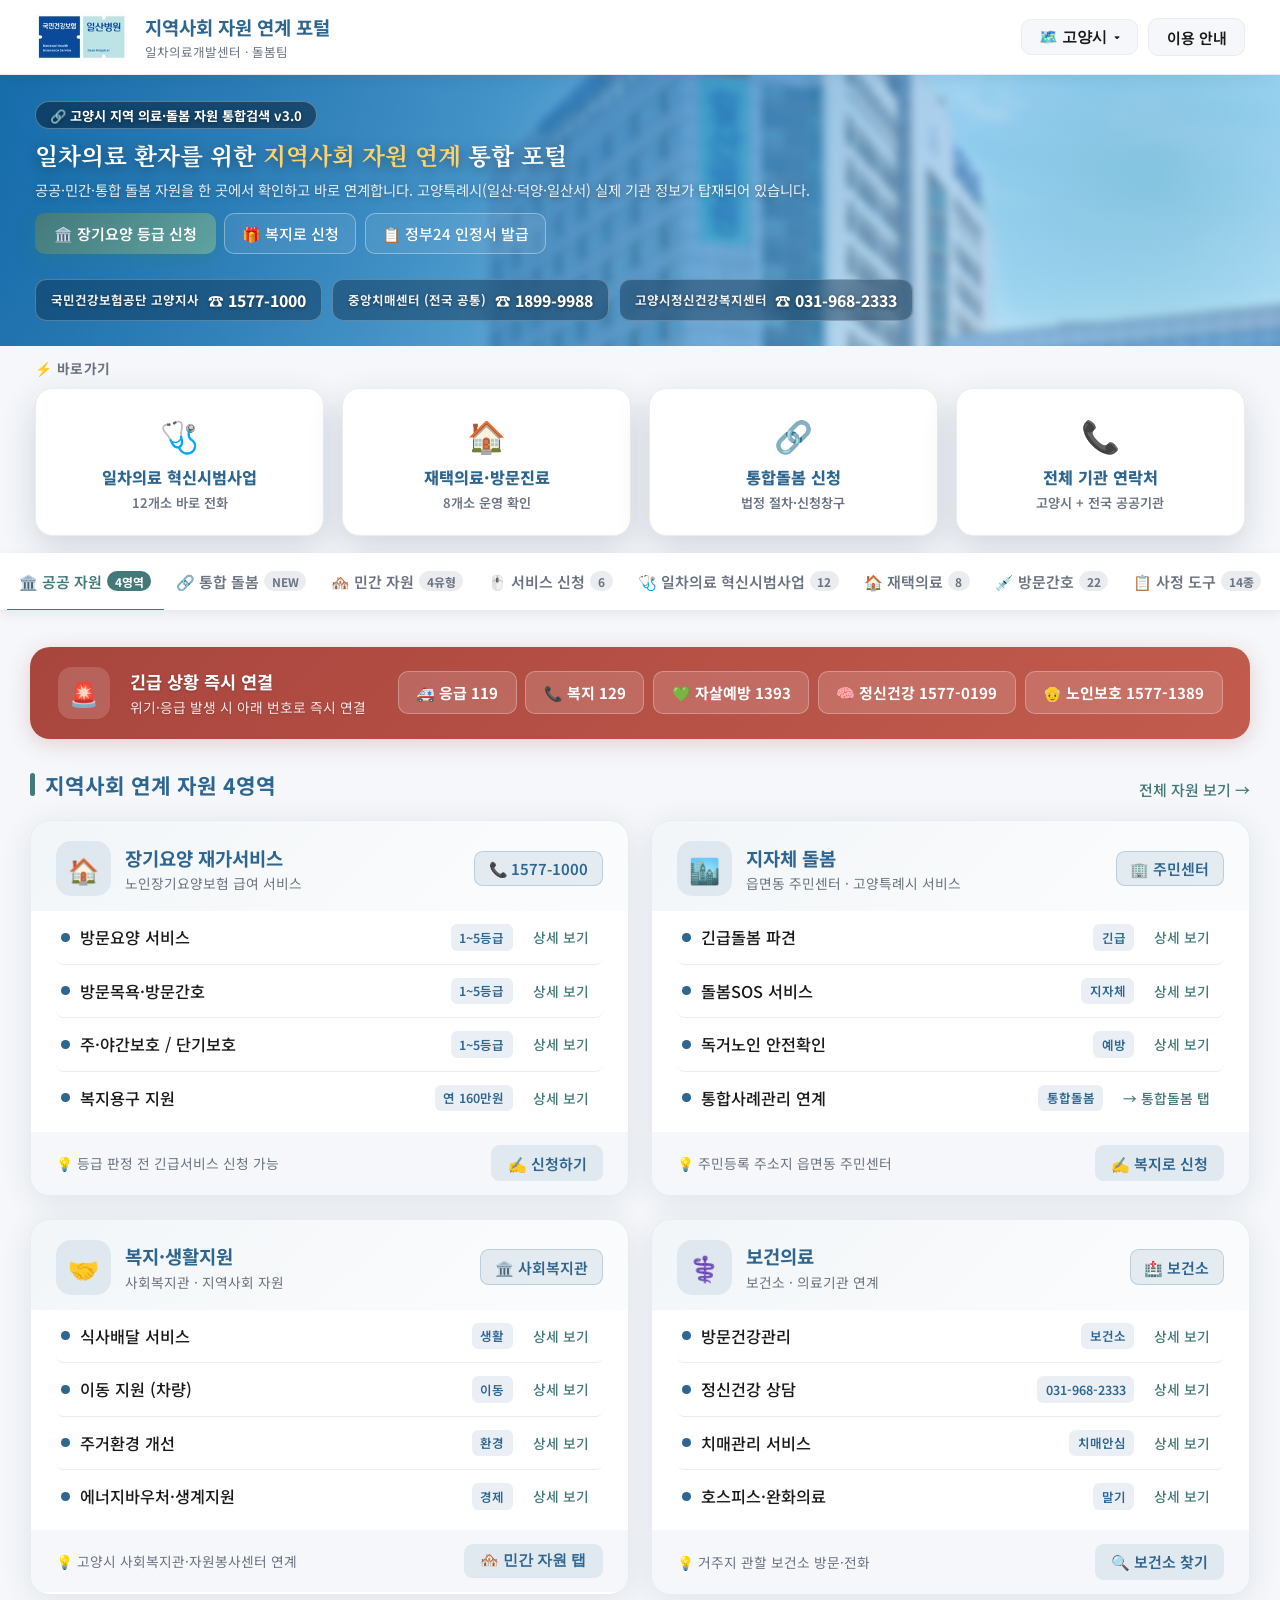
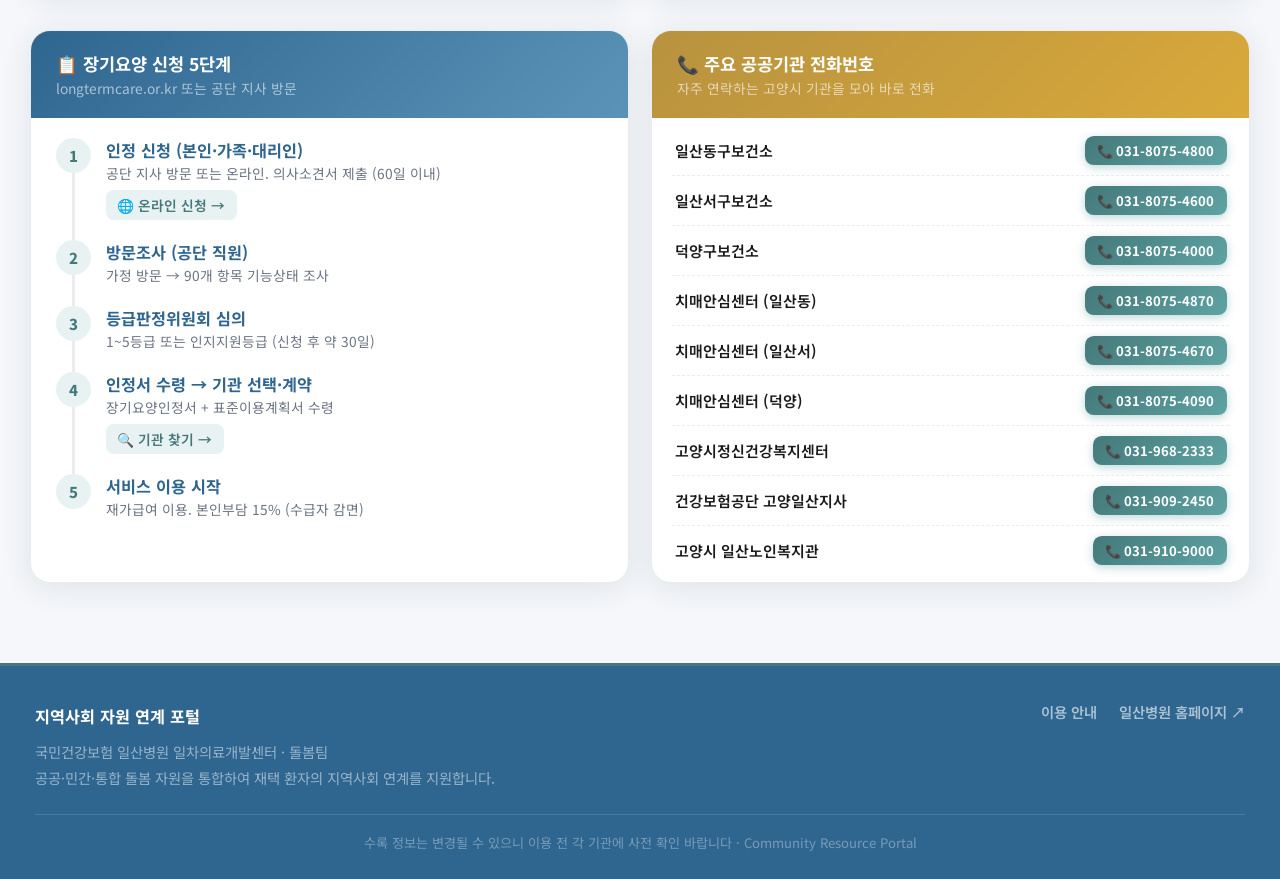
<file: index.html>
<!DOCTYPE html>
<html lang="ko">
<head>
<meta charset="UTF-8">
<meta name="viewport" content="width=device-width, initial-scale=1.0">
<title>지역사회 의료·돌봄 자원 통합검색 | 일차의료개발센터 돌봄팀</title>
<meta name="description" content="일차의료개발센터 돌봄팀이 만든 고양시 지역사회 의료·돌봄 자원 통합검색 포털입니다. 장기요양·방문진료·방문간호·치매안심센터·호스피스 등 고양시 실제 기관 정보를 한곳에서 확인하고 바로 연계하세요.">
<link rel="canonical" href="https://primarycarelink.kr/">
<meta property="og:type" content="website">
<meta property="og:site_name" content="지역사회 의료·돌봄 자원 통합검색">
<meta property="og:title" content="지역사회 의료·돌봄 자원 통합검색 | 일차의료개발센터 돌봄팀">
<meta property="og:description" content="일차의료개발센터 돌봄팀이 만든 고양시 지역사회 의료·돌봄 자원 통합검색 포털입니다. 장기요양·방문진료·방문간호·치매안심센터·호스피스 등 고양시 실제 기관 정보를 한곳에서 확인하고 바로 연계하세요.">
<meta property="og:url" content="https://primarycarelink.kr/">
<meta property="og:locale" content="ko_KR">
<meta property="og:image" content="https://primarycarelink.kr/data/images/og_share_card.png">
<meta property="og:image:width" content="1200">
<meta property="og:image:height" content="630">
<meta name="twitter:card" content="summary_large_image">
<meta name="twitter:title" content="지역사회 의료·돌봄 자원 통합검색 | 일차의료개발센터 돌봄팀">
<meta name="twitter:description" content="일차의료개발센터 돌봄팀이 만든 고양시 지역사회 의료·돌봄 자원 통합검색 포털입니다. 장기요양·방문진료·방문간호·치매안심센터·호스피스 등 고양시 실제 기관 정보를 한곳에서 확인하고 바로 연계하세요.">
<meta name="twitter:image" content="https://primarycarelink.kr/data/images/og_share_card.png">
<link href="https://fonts.googleapis.com/css2?family=Noto+Sans+KR:wght@300;400;500;600;700;900&family=Noto+Serif+KR:wght@400;600;700&display=swap" rel="stylesheet">
<link rel="stylesheet" href="/shared.css">
</head>
<body>

<!-- 건강장수 스크리닝 결과지 전용 인쇄 영역 (화면에는 숨김, 인쇄 시에만 노출) -->
<div id="hcs-print-area" class="hcs-print-only"></div>

<!-- ──────── HEADER ──────── -->
<header>
  <div class="logo">
    <img src="[data-uri]" alt="국민건강보험 일산병원" style="height:40px;display:block;border-radius:6px;">
    <div class="logo-text">
      <div class="t1">지역사회 자원 연계 포털</div>
      <div class="t2">일차의료개발센터 · 돌봄팀</div>
    </div>
  </div>
  <div class="header-right">
    <div class="region-sel-wrap">
      <button class="h-btn" id="regionSelBtn" onclick="toggleRegionPanel(event)" style="display:inline-flex;align-items:center;gap:5px;">🗺️ 고양시 <span style="font-size:9px;">▾</span></button>
    </div>
    <a class="h-btn" onclick="openModal('guide')">이용 안내</a>
  </div>
</header>

<div id="regionPanelOverlay" class="region-modal-overlay" onclick="closeRegionPanelOnBg(event)">
  <div class="region-modal">
    <div class="region-modal-hd">
      <div><h3>🗺️ 지역을 선택하세요</h3><p>전국 8개 거점병원 지역 중 고양시 정보만 현재 제공하고 있어요 — 지도나 목록에서 지역을 선택하세요</p></div>
      <button class="region-modal-close" onclick="toggleRegionPanel()">✕</button>
    </div>
    <div class="region-modal-body">
      <div class="region-modal-map-wrap">
        <svg class="region-map-svg" viewBox="0 0 300 410" preserveAspectRatio="xMidYMid meet" aria-hidden="true"></svg>
        <div class="region-pin active" style="left:35.9%;top:18.3%;" onclick="pickRegion('고양시', true)"><span class="region-dot"></span><span class="region-label">고양시</span></div>
        <div class="region-pin" style="left:38.7%;top:19.5%;" onclick="pickRegion('서울 성북구', false)"><span class="region-dot"></span><span class="region-label">성북구</span></div>
        <div class="region-pin" style="left:34.4%;top:20.4%;" onclick="pickRegion('인천 계양구', false)"><span class="region-dot"></span><span class="region-label">계양구</span></div>
        <div class="region-pin" style="left:40.7%;top:50.5%;" onclick="pickRegion('전북 전주시', false, '/jeonju/')"><span class="region-dot"></span><span class="region-label">전주시</span></div>
        <div class="region-pin" style="left:37.1%;top:61.9%;" onclick="pickRegion('광주광역시 북구', false)"><span class="region-dot"></span><span class="region-label">광주 북구</span></div>
        <div class="region-pin" style="left:35.3%;top:62.5%;" onclick="pickRegion('광주광역시 광산구', false)"><span class="region-dot"></span><span class="region-label">광산구</span></div>
        <div class="region-pin" style="left:69.6%;top:63.2%;" onclick="pickRegion('부산 서구', false)"><span class="region-dot"></span><span class="region-label">부산 서구</span></div>
        <div class="region-pin" style="left:31.2%;top:91.2%;" onclick="pickRegion('제주도', false)"><span class="region-dot"></span><span class="region-label">제주도</span></div>
      </div>
      <div class="region-modal-list">
        <div class="region-list-row active" onclick="pickRegion('고양시', true)"><span class="region-list-name">📍 고양시</span><span class="region-list-badge ok">● 이용 중</span></div>
        <div class="region-list-row" onclick="pickRegion('서울 성북구', false)"><span class="region-list-name">서울 성북구</span><span class="region-list-badge pending">○ 준비 중</span></div>
        <div class="region-list-row" onclick="pickRegion('인천 계양구', false)"><span class="region-list-name">인천 계양구</span><span class="region-list-badge pending">○ 준비 중</span></div>
        <div class="region-list-row" onclick="pickRegion('전북 전주시', false, '/jeonju/')"><span class="region-list-name">전북 전주시</span><span class="region-list-badge pending">○ 준비 중</span></div>
        <div class="region-list-row" onclick="pickRegion('광주광역시 북구', false)"><span class="region-list-name">광주광역시 북구</span><span class="region-list-badge pending">○ 준비 중</span></div>
        <div class="region-list-row" onclick="pickRegion('광주광역시 광산구', false)"><span class="region-list-name">광주광역시 광산구</span><span class="region-list-badge pending">○ 준비 중</span></div>
        <div class="region-list-row" onclick="pickRegion('부산 서구', false)"><span class="region-list-name">부산 서구</span><span class="region-list-badge pending">○ 준비 중</span></div>
        <div class="region-list-row" onclick="pickRegion('제주도', false)"><span class="region-list-name">제주도</span><span class="region-list-badge pending">○ 준비 중</span></div>
      </div>
    </div>
    <div id="regionToast" class="region-toast" style="display:none;"></div>
    <div class="region-panel-note">● 활성 지역 &nbsp;&nbsp; ○ 준비 중 지역 — 추가되는 대로 순차 공개 예정입니다</div>
  </div>
</div>

<!-- ──────── HERO ──────── -->
<div class="hero">
  <div class="hero-photo-bg"></div>
  <div class="hero-overlay"></div>
  <div class="hero-inner">
    <div class="hero-top">
      <div class="hero-left">
        <div class="hero-badge">🔗 고양시 지역 의료·돌봄 자원 통합검색 v3.0</div>
        <h1>일차의료 환자를 위한 <span>지역사회 자원 연계</span> 통합 포털</h1>
        <p class="hero-desc">공공·민간·통합 돌봄 자원을 한 곳에서 확인하고 바로 연계합니다. 고양특례시(일산·덕양·일산서) 실제 기관 정보가 탑재되어 있습니다.</p>
        <div class="hero-btns">
          <a class="btn-p" href="https://www.longtermcare.or.kr/npbs/u/b/101/openLtcRcgtAplyPttnChoice.web" target="_blank">🏛️ 장기요양 등급 신청</a>
          <a class="btn-o" href="https://www.bokjiro.go.kr" target="_blank">🎁 복지로 신청</a>
          <a class="btn-o" href="https://www.gov.kr/portal/service/serviceInfo/B55092800030" target="_blank">📋 정부24 인정서 발급</a>
        </div>
      </div>
      <div class="hero-right">
        <div class="hero-contacts">
        <div class="qc-card">
          <div class="hc-label">📞 장기요양 신청·문의</div>
          <div class="hc-name">국민건강보험공단 고양지사</div>
          <a class="hc-tel" href="tel:1577-1000">☎ 1577-1000</a>
        </div>
        <div class="qc-card">
          <div class="hc-label">🧠 치매상담콜센터</div>
          <div class="hc-name">중앙치매센터 (전국 공통)</div>
          <a class="hc-tel" href="tel:1899-9988">☎ 1899-9988</a>
        </div>
        <div class="qc-card">
          <div class="hc-label">💚 정신건강 위기상담</div>
          <div class="hc-name">고양시정신건강복지센터</div>
          <a class="hc-tel" href="tel:031-968-2333">☎ 031-968-2333</a>
        </div>
        </div>
      </div>
    </div>
  </div>
</div>

<!-- ──────── 빠른 메뉴 (히어로 하단에 겹치는 카드 행) ──────── -->
<div class="quick-access">
  <div class="qa-label-hd">⚡ 바로가기</div>
  <div class="qa-inner">
    <a class="qa-card" onclick="switchTab('pilot', document.querySelector('.tab-btn[data-tab=&quot;pilot&quot;]'));document.querySelector('.tabs-wrap').scrollIntoView({behavior:'smooth'})">
      <div class="qa-ico">🩺</div>
      <div class="qa-label">일차의료 혁신시범사업</div>
      <div class="qa-sub">12개소 바로 전화</div>
    </a>
    <a class="qa-card" onclick="switchTab('homecare', document.querySelector('.tab-btn[data-tab=&quot;homecare&quot;]'));document.querySelector('.tabs-wrap').scrollIntoView({behavior:'smooth'})">
      <div class="qa-ico">🏠</div>
      <div class="qa-label">재택의료·방문진료</div>
      <div class="qa-sub">8개소 운영 확인</div>
    </a>
    <a class="qa-card" onclick="switchTab('integrated', document.querySelector('.tab-btn[data-tab=&quot;integrated&quot;]'));document.querySelector('.tabs-wrap').scrollIntoView({behavior:'smooth'})">
      <div class="qa-ico">🔗</div>
      <div class="qa-label">통합돌봄 신청</div>
      <div class="qa-sub">법정 절차·신청창구</div>
    </a>
    <a class="qa-card" onclick="openModal('allContacts')">
      <div class="qa-ico">📞</div>
      <div class="qa-label">전체 기관 연락처</div>
      <div class="qa-sub">고양시 + 전국 공공기관</div>
    </a>
  </div>
</div>

<!-- ──────── TABS ──────── -->
<div class="tabs-wrap">
  <div class="tabs-inner">
    <button class="tab-btn active" data-tab="public" onclick="switchTab('public', this)">🏛️ 공공 자원 <span class="tab-count">4영역</span></button>
    <button class="tab-btn" data-tab="integrated" onclick="switchTab('integrated', this)">🔗 통합 돌봄 <span class="tab-count">NEW</span></button>
    <button class="tab-btn" data-tab="private" onclick="switchTab('private', this)">🏘️ 민간 자원 <span class="tab-count">4유형</span></button>
    <button class="tab-btn" data-tab="apply" onclick="switchTab('apply', this)">🖱️ 서비스 신청 <span class="tab-count">6</span></button>
    <button class="tab-btn" data-tab="pilot" onclick="switchTab('pilot', this)">🩺 일차의료 혁신시범사업 <span class="tab-count">12</span></button>
    <button class="tab-btn" data-tab="homecare" onclick="switchTab('homecare', this)">🏠 재택의료 <span class="tab-count">8</span></button>
    <button class="tab-btn" data-tab="visiting-nursing" onclick="switchTab('visiting-nursing', this)">💉 방문간호 <span class="tab-count">22</span></button>
    <button class="tab-btn" data-tab="assess" onclick="switchTab('assess', this)">📋 사정 도구 <span class="tab-count" id="assess-count-badge">14종</span></button>
  </div>
</div>

<!-- ──────── MAIN ──────── -->
<div class="main">

<!-- ━━━━━━━━━━━━━━━━━━━━━ 시범사업 참여 의원 TAB (§4-1 신설) ━━━━━━━━━━━━━━━━━━━━━ -->
<div class="tab-panel" id="tab-pilot">

  <!-- 안내 배너 -->
  <div class="hc-banner">
    <div class="hc-banner-icon">🩺</div>
    <div class="hc-banner-body">
      <div class="hc-banner-title">일차의료 혁신 시범사업 참여 의원 (12개소)</div>
      <div class="hc-banner-desc">국민건강보험 일산병원 일차의료개발센터가 거점지원기관인 일차의료 혁신 시범사업 참여 의원 명단입니다. <b style="color:var(--teal);">기관 대표번호</b>를 확인했습니다 — 구·주소·진료과가 "확인 필요"인 곳은 아직 확인되지 않은 항목입니다.</div>
      <div class="hc-banner-meta">
        <div class="hc-bm-item">📅 기준일 <b id="pc-asof">-</b></div>
        <div class="hc-bm-item">🏥 거점 <b>국민건강보험 일산병원 일차의료개발센터</b></div>
        <div class="hc-bm-item">📚 출처 <b>일차의료개발센터 제공 명단</b></div>
        <div class="hc-bm-item">🔍 <a href="https://www.hira.or.kr/ra/spclMgtAdmInfm/spclMgtAdmInfm.do?pgmid=HIRAA030003000000" target="_blank" style="color:var(--navy-light);font-weight:700;text-decoration:underline;">전국 참여기관 추가 검색 (건강보험심사평가원)</a></div>
      </div>
      <div class="hc-banner-docs">
        📎 첨부파일
        <a class="doc-pill" href="data/docs/primary_care_innovation_pilot_guideline_2026-09.pdf" download>📄 일차의료 혁신 시범사업 운영지침 (2026.9)</a>
      </div>
      <div style="margin-top:14px;padding-top:14px;border-top:1px dashed var(--gray-200);display:flex;gap:14px;align-items:center;flex-wrap:wrap;">
        <img src="data/images/myhealth_record_app_qr.png" alt="나의건강기록 앱 설치 QR코드" style="width:104px;height:auto;border:1px solid var(--gray-200);border-radius:8px;flex-shrink:0;background:white;padding:3px;">
        <div style="min-width:0;flex:1;">
          <div style="font-size:12.5px;font-weight:700;color:var(--navy);margin-bottom:4px;">📱 참여 환자 필수 설치 — 나의건강기록 앱</div>
          <div style="font-size:11.5px;color:var(--gray-400);line-height:1.6;margin-bottom:6px;">시범사업 참여 환자는 본인 동의 기반 의료데이터 연계를 위해 '나의건강기록' 앱 설치·가입·동의가 필수입니다 (2G 등 설치 불가 단말기 사용자는 제외). QR 또는 아래 링크로 설치 안내를 확인하세요.</div>
          <div style="display:flex;gap:8px;flex-wrap:wrap;">
            <a class="doc-pill" href="https://www.myhealthway.go.kr/portal/" target="_blank">🌐 건강정보 고속도로</a>
            <a class="doc-pill" href="https://play.google.com/store/apps/details?id=or.kr.khis.phr" target="_blank">🤖 안드로이드</a>
            <a class="doc-pill" href="https://apps.apple.com/kr/app/id1580017428" target="_blank">🍎 아이폰</a>
          </div>
        </div>
      </div>
    </div>
  </div>

  <!-- 탭 내 빠른 이동 -->
  <div style="display:flex;gap:6px;flex-wrap:wrap;margin-bottom:18px;">
    <button class="hc-fbtn" onclick="document.getElementById('pc-sec-org').scrollIntoView({behavior:'smooth'})">🏥 기관안내</button>
    <button class="hc-fbtn" onclick="pcShowBizInfo()">📋 사업안내</button>
    <button class="hc-fbtn" onclick="document.getElementById('pc-sec-form').scrollIntoView({behavior:'smooth'})">📝 연계서식</button>
  </div>

  <!-- 사업안내 — 환자 중심 일차의료 서비스 제공 흐름도 (기본 접힘) -->
  <div id="pc-sec-biz" class="pc-cat-band" onclick="toggleBizInfo()" style="cursor:pointer;display:flex;justify-content:space-between;align-items:center;">
    <span>📋 사업안내</span><span id="pc-biz-arrow" style="font-size:11px;font-weight:600;">▶ 펼쳐서 보기</span>
  </div>
  <div id="pc-biz-content" style="display:none;">
  <div class="sec-hd"><div class="sec-title">🗺️ 환자 중심 일차의료 서비스 제공 흐름도</div></div>
  <div class="discharge-flow" style="margin-bottom:24px;">
    <p style="font-size:12px;color:var(--gray-400);margin-bottom:18px;">운영지침 기준 시범사업 참여 의원의 표준 진료 흐름입니다</p>
    <div class="discharge-steps">
      <div class="ds-step ds-step-c" style="--ds-c:var(--teal);">
        <div class="ds-circle bg-ts" style="border-color:var(--teal)">🤝</div>
        <div class="ds-title">① 환자 등록</div>
        <div class="ds-desc">동의서 작성</div>
        <div class="ds-meta">🏥 환자 등록</div>
      </div>
      <div class="ds-step ds-step-c" style="--ds-c:var(--purple);">
        <div class="ds-circle bg-ps" style="border-color:var(--purple)">📋</div>
        <div class="ds-title">② 포괄평가·계획수립</div>
        <div class="ds-desc">HCC 환자분류</div>
        <div class="ds-meta">🏢 거점: 계획수립 지원(다학제)</div>
      </div>
      <div class="ds-step ds-step-wide ds-step-c" style="--ds-c:var(--orange);">
        <div class="ds-title" style="margin-bottom:10px;">③ 건강·질환 관리</div>
        <div class="ds-subgrid">
          <div class="ds-subitem"><div class="ds-subitem-ico">🏃</div><div class="ds-subitem-lbl">건강예방<br>관리</div></div>
          <div class="ds-subitem"><div class="ds-subitem-ico">💊</div><div class="ds-subitem-lbl">질환/약물<br>관리</div></div>
          <div class="ds-subitem"><div class="ds-subitem-ico">📞</div><div class="ds-subitem-lbl">생활습관<br>관리</div></div>
          <div class="ds-subitem"><div class="ds-subitem-ico">🔁</div><div class="ds-subitem-lbl">진료의뢰/<br>연계</div></div>
          <div class="ds-subitem"><div class="ds-subitem-ico">🏠</div><div class="ds-subitem-lbl">방문서비스</div></div>
        </div>
      </div>
      <div class="ds-step ds-step-c" style="--ds-c:var(--navy);">
        <div class="ds-circle" style="background:rgba(47,102,144,.1);border-color:var(--navy)">🔗</div>
        <div class="ds-title">④ 지역사회 자원연계</div>
        <div class="ds-desc">돌봄 등 지역사회 자원 활용</div>
        <div class="ds-meta">🏥 자원 '차림표' 안내</div>
      </div>
    </div>
  </div>

  <!-- 사업안내 — 일차의료 제공 서비스 6종 (운영지침 기준) -->
  <div class="sec-hd"><div class="sec-title">🩺 일차의료 제공 서비스 (운영지침 기준 6종)</div></div>
  <div class="ic-service-grid" style="margin-bottom:24px;">
    <div class="ic-svc-card">
      <div class="ic-svc-ico">🏃</div>
      <div class="ic-svc-title">① 건강·예방관리</div>
      <div class="ic-svc-desc">건강검진 수검 독려·결과 상담, 연령·상태별 예방접종 안내, 적정 의료이용 기관 안내</div>
      <div class="ic-svc-tags"><span class="ic-tag bg-ts tc">예방</span><span class="ic-tag bg-ps pc">상담</span></div>
    </div>
    <div class="ic-svc-card">
      <div class="ic-svc-ico">💊</div>
      <div class="ic-svc-title">② 질환·약물 관리</div>
      <div class="ic-svc-desc">중복 처방·약물 상호작용 점검(DUR 활용), 복약 방법 교육 등 종합 약물 관리</div>
      <div class="ic-svc-tags"><span class="ic-tag bg-gds gdc">약물</span><span class="ic-tag bg-ts tc">관리</span></div>
    </div>
    <div class="ic-svc-card">
      <div class="ic-svc-ico">👥</div>
      <div class="ic-svc-title">③ 다학제 팀 교육·상담</div>
      <div class="ic-svc-desc">질환·운동·영양 등 생활습관 자가관리 1:1·1:N 교육, 가정 내 혈압·혈당 측정법 교육</div>
      <div class="ic-svc-tags"><span class="ic-tag bg-ps pc">교육</span><span class="ic-tag bg-cs cc">다학제</span></div>
    </div>
    <div class="ic-svc-card">
      <div class="ic-svc-ico">📞</div>
      <div class="ic-svc-title">④ 비대면 환자 관리</div>
      <div class="ic-svc-desc">전화·문자 등 쌍방향 비대면 상담, 생활습관 실천 모니터링, 야간·휴일 응급상황 1차 대응</div>
      <div class="ic-svc-tags"><span class="ic-tag bg-gs gc">비대면</span><span class="ic-tag bg-ps pc">모니터링</span></div>
    </div>
    <div class="ic-svc-card">
      <div class="ic-svc-ico">🔁</div>
      <div class="ic-svc-title">⑤ 적정기관 연계·조정</div>
      <div class="ic-svc-desc">거점지원기관과 직통 연락망 구축, 신속진료체계(Fast-track) 연계, 상위병원 퇴원 후 후속관리</div>
      <div class="ic-svc-tags"><span class="ic-tag bg-cs cc">연계</span><span class="ic-tag bg-ts tc">거점</span></div>
    </div>
    <div class="ic-svc-card">
      <div class="ic-svc-ico">🏠</div>
      <div class="ic-svc-title">⑥ 방문진료·간호</div>
      <div class="ic-svc-desc">거동불편·와상환자, 퇴원 후 집중관리 필요 환자 등에 방문진료·간호 제공</div>
      <div class="ic-svc-tags"><span class="ic-tag bg-gds gdc">방문</span><span class="ic-tag bg-gs gc">재택</span></div>
    </div>
  </div>
  <div class="ic-diagram-note" style="margin-bottom:24px;">📚 출처: 지역사회 일차의료 혁신 시범사업 운영지침(2026.9) — 자세한 내용은 위 첨부파일 참고</div>
  </div><!-- /pc-biz-content -->

  <!-- 통계 + 필터 바 -->
  <div id="pc-sec-org" class="pc-cat-band">🏥 기관안내</div>
  <div class="hc-statbar">
    <div class="hc-filter-row" style="flex-direction:column;align-items:stretch;gap:10px;border-top:none;padding-top:0;">
      <div class="pc-model-seg">
        <button class="pc-model-opt active" data-filter="model" data-val="협력" onclick="pcFilter('model','협력',this)">🏥 협력모형 (12)</button>
        <button class="pc-model-opt" data-filter="model" data-val="단독" onclick="pcFilter('model','단독',this)">🩺 단독모형 (1)</button>
      </div>
      <div class="pc-dist-row">
        <button class="hc-fbtn pc-dist-btn active" data-filter="dist" data-val="all" onclick="pcFilter('dist','all',this)">전체 구</button>
        <button class="hc-fbtn pc-dist-btn" data-filter="dist" data-val="덕양구" onclick="pcFilter('dist','덕양구',this)">덕양구</button>
        <button class="hc-fbtn pc-dist-btn" data-filter="dist" data-val="일산동구" onclick="pcFilter('dist','일산동구',this)">일산동구</button>
        <button class="hc-fbtn pc-dist-btn" data-filter="dist" data-val="일산서구" onclick="pcFilter('dist','일산서구',this)">일산서구</button>
      </div>
    </div>
  </div>

  <div class="vn-toolbar">
    <input type="text" class="vn-search" id="pc-search-input" placeholder="🔍 병원명, 지역, 주소 검색" oninput="pcSearch(this.value)">
    <button class="pc-download-btn" onclick="pcDownloadCSV()">📥 다운로드</button>
  </div>

  <!-- 의원 리스트 (JS 렌더링) -->
  <div id="pc-render" style="padding:30px;text-align:center;color:var(--gray-400);font-size:12px;">불러오는 중…</div>

  <!-- 지역사회 자원 연계 서식 ([별지 제12호 서식] 연동) -->
  <div id="pc-sec-form" class="pc-cat-band">📝 연계서식</div>
  <div class="chk-card" style="margin-top:18px;">
    <div class="chk-hd ref-hd" style="display:flex;align-items:center;justify-content:space-between;gap:12px;flex-wrap:wrap;">
      <div><h3>📋 지역사회 자원 연계 서식</h3><p>[별지 제12호 서식] 연계 기관·사업 — 항목을 클릭하면 서식 상세 내용을 펼쳐 볼 수 있고, 화살표를 누르면 관련 정보로 바로 이동합니다</p></div>
      <a class="pc-download-btn" href="data/docs/community_resource_linkage_form_12.pdf" target="_blank" style="text-decoration:none;white-space:nowrap;">🖨️ 공식 서식 인쇄(PDF)</a>
    </div>
    <div class="chk-body">

      <div class="ref-item2"><div class="ref-num">①</div><div class="ref-cont2" onclick="icToggleDetail(this,'rd1')"><div class="ref-ti">치매안심센터 <span class="ref-caret">▾</span></div><div class="ref-sub">치매 선별검사·등록관리·가족 지원</div></div><span class="ref-arrow2" onclick="openModal('dementia')">상세 보기 ›</span></div>
      <div class="ref-detail" id="rd1">
        <div class="ref-detail-ln">□ 치매안심센터 등록 안내 등 ※ 치매상담콜센터 ☎ <a href="tel:1899-9988">1899-9988</a></div>
        <div class="ref-detail-sub">(대상자 등록서비스, 치매조기검진서비스, 치매치료비지원, 배회인식표 제공, 조호물품 제공, 가족휴가제, 치매예방교실, 인지강화교실 등)</div>
      </div>

      <div class="ref-item2"><div class="ref-num">②</div><div class="ref-cont2" onclick="icToggleDetail(this,'rd2')"><div class="ref-ti">기초정신건강복지센터 <span class="ref-caret">▾</span></div><div class="ref-sub">정신건강 상담·사례관리</div></div><span class="ref-arrow2" onclick="openModal('mental')">상세 보기 ›</span></div>
      <div class="ref-detail" id="rd2">
        <div class="ref-detail-ln">□ 정신건강증진센터 안내 등 ※ 정신건강 위기상담전화 ☎ <a href="tel:1577-0199">1577-0199</a></div>
        <div class="ref-detail-sub">(맞춤형 마을건강센터, 정신질환자 조기발견, 사례관리 등)</div>
      </div>

      <div class="ref-item2"><div class="ref-num">③</div><div class="ref-cont2" onclick="icToggleDetail(this,'rd3')"><div class="ref-ti">다제약물관리사업 <span class="ref-caret">▾</span></div><div class="ref-sub">다약제 복용 점검·조정</div></div><span class="ref-arrow2" onclick="openModal('polypharmacy')">상세 보기 ›</span></div>
      <div class="ref-detail" id="rd3">
        <div class="ref-detail-ln">○ 다제약물관리사업 지역사회 모형 안내 ☎ <a href="tel:1577-1000">1577-1000</a></div>
        <div class="ref-detail-ln" style="margin-top:8px;">○ 다제약물관리사업 병원모형 연계</div>
      </div>

      <div class="ref-item2"><div class="ref-num">④</div><div class="ref-cont2" onclick="icToggleDetail(this,'rd4')"><div class="ref-ti">건강관리·예방사업 <span class="ref-caret">▾</span></div><div class="ref-sub">보건소 방문건강관리</div></div><span class="ref-arrow2" onclick="openModal('visit_health')">상세 보기 ›</span></div>
      <div class="ref-detail" id="rd4">
        <div class="ref-detail-sub">(예: 건강관리 사업, AI·IoT사업, 교육강좌 등)</div>
        <div class="ref-detail-ln" style="margin-top:4px;">□ 보건소　□ 행정복지센터　□ 관할 지자체(시청·구청·군청 등)</div>
      </div>

      <div class="ref-item2"><div class="ref-num">⑤</div><div class="ref-cont2" onclick="icToggleDetail(this,'rd5')"><div class="ref-ti">장기요양 인정신청 및 관련 제도 안내 <span class="ref-caret">▾</span></div><div class="ref-sub">신청 5단계 바로가기</div></div><span class="ref-arrow2" onclick="switchTab('public', document.querySelector('.tab-btn[data-tab=&quot;public&quot;]'));setTimeout(()=>icScrollTo('.proc-card'),350)">→ 공공 자원 탭 이동 ›</span></div>
      <div class="ref-detail" id="rd5">
        <div class="ref-detail-ln">□ 장기요양 인정신청 및 관련 제도 안내 ☎ <a href="tel:1577-1000">1577-1000</a></div>
        <div class="ref-detail-sub">(방문요양, 방문목욕, 주·야간보호, 단기보호, 복지용구 등)</div>
        <div class="ref-detail-ln" style="margin-top:4px;">□ 행정복지센터　□ 관할 지자체(시청·구청·군청 등)</div>
      </div>

      <div class="ref-item2"><div class="ref-num">⑥</div><div class="ref-cont2" onclick="icToggleDetail(this,'rd6')"><div class="ref-ti">일상생활돌봄 <span class="ref-caret">▾</span></div><div class="ref-sub">긴급돌봄·돌봄SOS·독거노인 안전확인</div></div><span class="ref-arrow2" onclick="switchTab('public', document.querySelector('.tab-btn[data-tab=&quot;public&quot;]'));setTimeout(()=>icScrollTo('#dom-livelihood'),350)">→ 공공 자원 탭 이동 ›</span></div>
      <div class="ref-detail" id="rd6">
        <div class="ref-detail-ln">□ 노인맞춤돌봄서비스(행정복지센터)</div>
        <div class="ref-detail-sub">(a) 안전지원(안부확인/안전점검/정보제공 서비스) · (b) 사회참여(여가활동/자조모임) · (c) 생활교육(인지활동/건강·영양교육 등) · (d) 일상생활지원(가사동원/신변돌봄 등) · (e) 특화서비스(자원연계 등) · (f) 보훈 단기가사(위기관리 단기집중 서비스 — 실행 가족돌봄위원회)</div>
        <div class="ref-detail-ln" style="margin-top:8px;">□ 가사·식사 지원 <span style="font-weight:400;color:var(--gray-400);">(□보건소 □행정복지센터 □관할 지자체)</span></div>
        <div class="ref-detail-ln">□ 개인위생 지원 <span style="font-weight:400;color:var(--gray-400);">(□보건소 □행정복지센터 □관할 지자체)</span></div>
        <div class="ref-detail-ln">□ 이동 지원 <span style="font-weight:400;color:var(--gray-400);">(□보건소 □행정복지센터 □관할 지자체)</span></div>
      </div>

      <div class="ref-item2"><div class="ref-num">⑦</div><div class="ref-cont2" onclick="icToggleDetail(this,'rd7')"><div class="ref-ti">기타 <span class="ref-caret">▾</span></div><div class="ref-sub">그 외 서비스 신청 안내</div></div><span class="ref-arrow2" onclick="switchTab('apply', document.querySelector('.tab-btn[data-tab=&quot;apply&quot;]'))">→ 서비스 신청 탭</span></div>
      <div class="ref-detail" id="rd7">
        <div class="ref-detail-ln">□ 돌봄통합사업 신청 <span style="font-weight:400;color:var(--gray-400);">(□행정복지센터 □건강보험공단)</span></div>
        <div class="ref-detail-ln">□ 장애인 지원 서비스 <span style="font-weight:400;color:var(--gray-400);">(□보건소 □행정복지센터 □관할 지자체)</span></div>
        <div class="ref-detail-ln">□ 주거환경개선 <span style="font-weight:400;color:var(--gray-400);">(□보건소 □행정복지센터 □관할 지자체)</span></div>
        <div class="ref-detail-ln">□ 기타 ( 　　　　 )</div>
      </div>

    </div>
  </div>

  <!-- 하단 안내 -->
  <div style="background:rgba(200,146,26,.07);border:1px solid rgba(200,146,26,.25);border-radius:11px;padding:14px 18px;margin-top:18px;font-size:11.5px;color:var(--text);line-height:1.7;">
    <b style="color:var(--gold);">💡 활용 안내</b><br>
    ① 환자 등록 → 건강위험평가 → 케어플랜 → 다학제팀 교육·상담 → 지역사회 연계의 흐름에서, 센터는 참여 의원의 <b>의뢰를 받아 본 포털의 자원과 연결</b>하는 거점 역할을 합니다.<br>
    ② 등록 대상(50세 이상 등)·관할 참여의원 이용 여부는 환자별로 직접 확인이 필요합니다.<br>
    ③ 구·주소 등 "확인 필요" 항목은 센터가 명단을 확정하는 대로 갱신됩니다. 전화 연결 전 반드시 소속 의원명을 먼저 확인해 주세요.
  </div>

</div><!-- /tab-pilot -->

<!-- ════════════════════════════
     탭 1: 공공 자원
════════════════════════════ -->
<div class="tab-panel active" id="tab-public">

  <!-- 긴급 배너 -->
  <div class="emg-banner">
    <div class="emg-icon">🚨</div>
    <div class="emg-text"><h3>긴급 상황 즉시 연결</h3><p>위기·응급 발생 시 아래 번호로 즉시 연결</p></div>
    <div class="emg-tels">
      <a class="emg-tel" href="tel:119">🚑 응급 119</a>
      <a class="emg-tel" href="tel:129">📞 복지 129</a>
      <a class="emg-tel" href="tel:1393">💚 자살예방 1393</a>
      <a class="emg-tel" href="tel:1577-0199">🧠 정신건강 1577-0199</a>
      <a class="emg-tel" href="tel:1577-1389">👴 노인보호 1577-1389</a>
    </div>
  </div>

  <div class="goyang-grid" style="display:none;margin-bottom:28px;">
    <!-- 보건소 3곳 -->
    <div class="gy-card">
      <div class="gy-top"><div><div class="gy-name">일산동구보건소</div><div class="gy-addr">📍 일산동구 중앙로 1228 (마두동)</div></div><span class="gy-cat bg-gds gdc">보건</span></div>
      <div class="gy-btns"><a class="gy-tel bg-gds gdc" href="tel:031-8075-4800">📞 031-8075-4800</a><a class="gy-link" href="https://www.goyang.go.kr/health/health01/health01_4/health01_4_1.jsp" target="_blank">🌐 홈페이지</a></div>
    </div>
    <div class="gy-card">
      <div class="gy-top"><div><div class="gy-name">일산서구보건소</div><div class="gy-addr">📍 일산서구 킨텍스로 240</div></div><span class="gy-cat bg-gds gdc">보건</span></div>
      <div class="gy-btns"><a class="gy-tel bg-gds gdc" href="tel:031-8075-4600">📞 031-8075-4600</a><a class="gy-link" href="https://www.goyang.go.kr/health/health01/health01_6/health01_6_1.jsp" target="_blank">🌐 홈페이지</a></div>
    </div>
    <div class="gy-card">
      <div class="gy-top"><div><div class="gy-name">덕양구보건소</div><div class="gy-addr">📍 덕양구 화중로 104번길 90</div></div><span class="gy-cat bg-gds gdc">보건</span></div>
      <div class="gy-btns"><a class="gy-tel bg-gds gdc" href="tel:031-8075-4000">📞 031-8075-4000</a><a class="gy-link" href="https://www.goyang.go.kr/health/health01/health01_2/health01_2_1.jsp" target="_blank">🌐 홈페이지</a></div>
    </div>
    <!-- 치매안심센터 3곳 -->
    <div class="gy-card">
      <div class="gy-top"><div><div class="gy-name">치매안심센터 (일산동)</div><div class="gy-addr">📍 일산동구 중앙로 1228 (보건소 내)</div></div><span class="gy-cat bg-gds gdc">치매</span></div>
      <div class="gy-btns"><a class="gy-tel bg-gds gdc" href="tel:031-8075-4870">📞 031-8075-4870</a><a class="gy-link" href="https://www.goyang.go.kr" target="_blank">🌐 치매안심센터</a></div>
    </div>
    <div class="gy-card">
      <div class="gy-top"><div><div class="gy-name">치매안심센터 (일산서)</div><div class="gy-addr">📍 일산서구 킨텍스로 240 (보건소 내)</div></div><span class="gy-cat bg-gds gdc">치매</span></div>
      <div class="gy-btns"><a class="gy-tel bg-gds gdc" href="tel:031-8075-4670">📞 031-8075-4670</a><a class="gy-link" href="https://www.goyang.go.kr" target="_blank">🌐 치매안심센터</a></div>
    </div>
    <div class="gy-card">
      <div class="gy-top"><div><div class="gy-name">치매안심센터 (덕양)</div><div class="gy-addr">📍 덕양구 화중로 104번길 90 (보건소 내)</div></div><span class="gy-cat bg-gds gdc">치매</span></div>
      <div class="gy-btns"><a class="gy-tel bg-gds gdc" href="tel:031-8075-4090">📞 031-8075-4090</a><a class="gy-link" href="https://www.goyang.go.kr" target="_blank">🌐 치매안심센터</a></div>
    </div>
    <!-- 정신건강·복지 -->
    <div class="gy-card">
      <div class="gy-top"><div><div class="gy-name">고양시정신건강복지센터</div><div class="gy-addr">📍 일산동구 무궁화로 41번길 5</div></div><span class="gy-cat bg-cs cc">정신건강</span></div>
      <div class="gy-btns"><a class="gy-tel bg-cs cc" href="tel:031-968-2333">📞 031-968-2333</a><a class="gy-link" href="https://www.goyangmaum.org/" target="_blank">🌐 홈페이지</a></div>
    </div>
    <div class="gy-card">
      <div class="gy-top"><div><div class="gy-name">건강보험공단 고양일산지사</div><div class="gy-addr">📍 일산동구 무궁화로 120</div></div><span class="gy-cat bg-ts tc">장기요양</span></div>
      <div class="gy-btns"><a class="gy-tel bg-ts tc" href="tel:1577-1000">📞 1577-1000</a><a class="gy-link" href="https://www.longtermcare.or.kr" target="_blank">🌐 longtermcare</a></div>
    </div>
    <div class="gy-card">
      <div class="gy-top"><div><div class="gy-name">고양시 일산노인복지관</div><div class="gy-addr">📍 일산동구 호수로 731 (장항2동)</div></div><span class="gy-cat bg-gs gc">복지</span></div>
      <div class="gy-btns"><a class="gy-tel bg-gs gc" href="tel:031-910-9000">📞 031-910-9000</a><a class="gy-link" href="https://ilsansenior.org/" target="_blank">🌐 홈페이지</a></div>
    </div>
  </div>

  <!-- 4영역 카드 -->
  <div class="sec-hd">
    <div class="sec-title">지역사회 연계 자원 4영역</div>
    <a class="sec-link" onclick="openModal('allResources')">전체 자원 보기 →</a>
  </div>
  <div class="domain-grid mono-accent">

    <div class="dom-card">
      <div class="dom-hd" style="background:linear-gradient(135deg,rgba(42,127,127,.06),rgba(42,127,127,.02));">
        <div class="dom-ico bg-ts">🏠</div>
        <div><div class="dom-ti">장기요양 재가서비스</div><div class="dom-sub">노인장기요양보험 급여 서비스</div></div>
        <a class="dom-tel bg-ts tc" href="tel:1577-1000" style="border:1px solid rgba(42,127,127,.2);">📞 1577-1000</a>
      </div>
      <div class="dom-items">
        <div class="dom-item" onclick="openModal('visiting')"><div class="di-l"><div class="di-dot" style="background:var(--teal)"></div><div class="di-nm">방문요양 서비스</div></div><span class="di-tag bg-ts tc">1~5등급</span><span class="di-lk">상세 보기</span></div>
        <div class="dom-item" onclick="openModal('bath')"><div class="di-l"><div class="di-dot" style="background:var(--teal)"></div><div class="di-nm">방문목욕·방문간호</div></div><span class="di-tag bg-ts tc">1~5등급</span><span class="di-lk">상세 보기</span></div>
        <div class="dom-item" onclick="openModal('daycare')"><div class="di-l"><div class="di-dot" style="background:var(--teal)"></div><div class="di-nm">주·야간보호 / 단기보호</div></div><span class="di-tag bg-ts tc">1~5등급</span><span class="di-lk">상세 보기</span></div>
        <div class="dom-item" onclick="openModal('welfare_tool')"><div class="di-l"><div class="di-dot" style="background:var(--teal)"></div><div class="di-nm">복지용구 지원</div></div><span class="di-tag bg-ts tc">연 160만원</span><span class="di-lk">상세 보기</span></div>
      </div>
      <div class="dom-ft"><span class="dom-ft-txt">💡 등급 판정 전 긴급서비스 신청 가능</span><a class="dom-apply bg-ts tc" href="https://www.longtermcare.or.kr/npbs/u/b/101/openLtcRcgtAplyPttnChoice.web" target="_blank">✍️ 신청하기</a></div>
    </div>

    <div class="dom-card" id="dom-livelihood">
      <div class="dom-hd" style="background:linear-gradient(135deg,rgba(106,74,138,.06),rgba(106,74,138,.02));">
        <div class="dom-ico bg-ps">🏙️</div>
        <div><div class="dom-ti">지자체 돌봄</div><div class="dom-sub">읍면동 주민센터 · 고양특례시 서비스</div></div>
        <span class="dom-tel bg-ps pc" style="border:1px solid rgba(106,74,138,.2);">🏢 주민센터</span>
      </div>
      <div class="dom-items">
        <div class="dom-item" onclick="openModal('emergency_care')"><div class="di-l"><div class="di-dot" style="background:var(--purple)"></div><div class="di-nm">긴급돌봄 파견</div></div><span class="di-tag bg-ps pc">긴급</span><span class="di-lk">상세 보기</span></div>
        <div class="dom-item" onclick="openModal('care_sos')"><div class="di-l"><div class="di-dot" style="background:var(--purple)"></div><div class="di-nm">돌봄SOS 서비스</div></div><span class="di-tag bg-ps pc">지자체</span><span class="di-lk">상세 보기</span></div>
        <div class="dom-item" onclick="openModal('elderly_check')"><div class="di-l"><div class="di-dot" style="background:var(--purple)"></div><div class="di-nm">독거노인 안전확인</div></div><span class="di-tag bg-ps pc">예방</span><span class="di-lk">상세 보기</span></div>
        <div class="dom-item" onclick="switchTab('integrated', document.querySelector('.tab-btn[data-tab=&quot;integrated&quot;]'));document.querySelector('.tabs-wrap').scrollIntoView()"><div class="di-l"><div class="di-dot" style="background:var(--purple)"></div><div class="di-nm">통합사례관리 연계</div></div><span class="di-tag bg-ps pc">통합돌봄</span><span class="di-lk">→ 통합돌봄 탭</span></div>
      </div>
      <div class="dom-ft"><span class="dom-ft-txt">💡 주민등록 주소지 읍면동 주민센터</span><a class="dom-apply bg-ps pc" href="https://www.bokjiro.go.kr" target="_blank">✍️ 복지로 신청</a></div>
    </div>

    <div class="dom-card">
      <div class="dom-hd" style="background:linear-gradient(135deg,rgba(58,122,90,.06),rgba(58,122,90,.02));">
        <div class="dom-ico bg-gs">🤝</div>
        <div><div class="dom-ti">복지·생활지원</div><div class="dom-sub">사회복지관 · 지역사회 자원</div></div>
        <span class="dom-tel bg-gs gc" style="border:1px solid rgba(58,122,90,.2);">🏛️ 사회복지관</span>
      </div>
      <div class="dom-items">
        <div class="dom-item" onclick="openModal('meal')"><div class="di-l"><div class="di-dot" style="background:var(--green)"></div><div class="di-nm">식사배달 서비스</div></div><span class="di-tag bg-gs gc">생활</span><span class="di-lk">상세 보기</span></div>
        <div class="dom-item" onclick="openModal('transport')"><div class="di-l"><div class="di-dot" style="background:var(--green)"></div><div class="di-nm">이동 지원 (차량)</div></div><span class="di-tag bg-gs gc">이동</span><span class="di-lk">상세 보기</span></div>
        <div class="dom-item" onclick="openModal('housing')"><div class="di-l"><div class="di-dot" style="background:var(--green)"></div><div class="di-nm">주거환경 개선</div></div><span class="di-tag bg-gs gc">환경</span><span class="di-lk">상세 보기</span></div>
        <div class="dom-item" onclick="openModal('energy')"><div class="di-l"><div class="di-dot" style="background:var(--green)"></div><div class="di-nm">에너지바우처·생계지원</div></div><span class="di-tag bg-gs gc">경제</span><span class="di-lk">상세 보기</span></div>
      </div>
      <div class="dom-ft"><span class="dom-ft-txt">💡 고양시 사회복지관·자원봉사센터 연계</span><button class="dom-apply bg-gs gc" style="border:none;cursor:pointer;" onclick="switchTab('private', document.querySelector('.tab-btn[data-tab=&quot;private&quot;]'));document.querySelector('.tabs-wrap').scrollIntoView()">🏘️ 민간 자원 탭</button></div>
    </div>

    <div class="dom-card">
      <div class="dom-hd" style="background:linear-gradient(135deg,rgba(200,151,42,.06),rgba(200,151,42,.02));">
        <div class="dom-ico bg-gds">⚕️</div>
        <div><div class="dom-ti">보건의료</div><div class="dom-sub">보건소 · 의료기관 연계</div></div>
        <span class="dom-tel bg-gds gdc" style="border:1px solid rgba(200,151,42,.2);">🏥 보건소</span>
      </div>
      <div class="dom-items">
        <div class="dom-item" onclick="openModal('visit_health')"><div class="di-l"><div class="di-dot" style="background:var(--gold)"></div><div class="di-nm">방문건강관리</div></div><span class="di-tag bg-gds gdc">보건소</span><span class="di-lk">상세 보기</span></div>
        <div class="dom-item" onclick="openModal('mental')"><div class="di-l"><div class="di-dot" style="background:var(--gold)"></div><div class="di-nm">정신건강 상담</div></div><span class="di-tag bg-gds gdc">031-968-2333</span><span class="di-lk">상세 보기</span></div>
        <div class="dom-item" onclick="openModal('dementia')"><div class="di-l"><div class="di-dot" style="background:var(--gold)"></div><div class="di-nm">치매관리 서비스</div></div><span class="di-tag bg-gds gdc">치매안심</span><span class="di-lk">상세 보기</span></div>
        <div class="dom-item" onclick="openModal('hospice')"><div class="di-l"><div class="di-dot" style="background:var(--gold)"></div><div class="di-nm">호스피스·완화의료</div></div><span class="di-tag bg-gds gdc">말기</span><span class="di-lk">상세 보기</span></div>
      </div>
      <div class="dom-ft"><span class="dom-ft-txt">💡 거주지 관할 보건소 방문·전화</span><a class="dom-apply bg-gds gdc" href="https://health.kdca.go.kr" target="_blank">🔍 보건소 찾기</a></div>
    </div>

  </div><!-- /domain-grid -->

  <!-- 장기요양 절차 + 체크리스트 -->
  <div class="bottom-row">
    <div class="proc-card">
      <div class="proc-hd"><h3>📋 장기요양 신청 5단계</h3><p>longtermcare.or.kr 또는 공단 지사 방문</p></div>
      <div class="proc-steps">
        <div class="st-item"><div class="st-num bg-ts tc">1</div><div class="st-cont"><div class="st-ti">인정 신청 (본인·가족·대리인)</div><div class="st-desc">공단 지사 방문 또는 온라인. 의사소견서 제출 (60일 이내)</div><a class="st-act bg-ts tc" href="https://www.longtermcare.or.kr/npbs/u/b/101/openLtcRcgtAplyPttnChoice.web" target="_blank">🌐 온라인 신청 →</a></div></div>
        <div class="st-item"><div class="st-num bg-ts tc">2</div><div class="st-cont"><div class="st-ti">방문조사 (공단 직원)</div><div class="st-desc">가정 방문 → 90개 항목 기능상태 조사</div></div></div>
        <div class="st-item"><div class="st-num bg-ts tc">3</div><div class="st-cont"><div class="st-ti">등급판정위원회 심의</div><div class="st-desc">1~5등급 또는 인지지원등급 (신청 후 약 30일)</div></div></div>
        <div class="st-item"><div class="st-num bg-ts tc">4</div><div class="st-cont"><div class="st-ti">인정서 수령 → 기관 선택·계약</div><div class="st-desc">장기요양인정서 + 표준이용계획서 수령</div><a class="st-act bg-ts tc" href="https://www.longtermcare.or.kr" target="_blank">🔍 기관 찾기 →</a></div></div>
        <div class="st-item"><div class="st-num bg-ts tc">5</div><div class="st-cont"><div class="st-ti">서비스 이용 시작</div><div class="st-desc">재가급여 이용. 본인부담 15% (수급자 감면)</div></div></div>
      </div>
    </div>
    <div class="chk-card">
      <div class="chk-hd" style="background:linear-gradient(135deg,var(--gold),#d9a93a);"><h3>📞 주요 공공기관 전화번호</h3><p>자주 연락하는 고양시 기관을 모아 바로 전화</p></div>
      <div class="chk-body" style="padding:6px 16px;">
        <div class="gy-mini-row"><span class="gy-mini-name">일산동구보건소</span><a class="hc-act tel" href="tel:031-8075-4800">📞 031-8075-4800</a></div>
        <div class="gy-mini-row"><span class="gy-mini-name">일산서구보건소</span><a class="hc-act tel" href="tel:031-8075-4600">📞 031-8075-4600</a></div>
        <div class="gy-mini-row"><span class="gy-mini-name">덕양구보건소</span><a class="hc-act tel" href="tel:031-8075-4000">📞 031-8075-4000</a></div>
        <div class="gy-mini-row"><span class="gy-mini-name">치매안심센터 (일산동)</span><a class="hc-act tel" href="tel:031-8075-4870">📞 031-8075-4870</a></div>
        <div class="gy-mini-row"><span class="gy-mini-name">치매안심센터 (일산서)</span><a class="hc-act tel" href="tel:031-8075-4670">📞 031-8075-4670</a></div>
        <div class="gy-mini-row"><span class="gy-mini-name">치매안심센터 (덕양)</span><a class="hc-act tel" href="tel:031-8075-4090">📞 031-8075-4090</a></div>
        <div class="gy-mini-row"><span class="gy-mini-name">고양시정신건강복지센터</span><a class="hc-act tel" href="tel:031-968-2333">📞 031-968-2333</a></div>
        <div class="gy-mini-row"><span class="gy-mini-name">건강보험공단 고양일산지사</span><a class="hc-act tel" href="tel:031-909-2450">📞 031-909-2450</a></div>
        <div class="gy-mini-row"><span class="gy-mini-name">고양시 일산노인복지관</span><a class="hc-act tel" href="tel:031-910-9000">📞 031-910-9000</a></div>
      </div>
    </div>
  </div>

</div><!-- /tab-public -->


<!-- ════════════════════════════
     탭 2: 통합 돌봄
════════════════════════════ -->
<div class="tab-panel" id="tab-integrated">

  <!-- 개요 카드 -->
  <div class="ic-overview">
    <div class="ic-overview-inner">
      <div class="ic-ov-left">
        <h2>고양특례시<br><span>통합 돌봄 사업</span></h2>
        <p>의료·요양·돌봄·주거 서비스를 하나로 연계하여<br>재택 환자가 살던 곳에서 계속 거주할 수 있도록 지원합니다.</p>
        <div class="ic-ov-stats">
          <div class="ic-stat"><div class="ic-stat-num">4개</div><div class="ic-stat-label">서비스 영역</div></div>
          <div class="ic-stat"><div class="ic-stat-num">3개</div><div class="ic-stat-label">구 담당 부서</div></div>
          <div class="ic-stat"><div class="ic-stat-num">24hr</div><div class="ic-stat-label">위기상담 가능</div></div>
        </div>
      </div>
      <div class="ic-ov-right">
        <div class="flow-title">🔄 통합지원 법정 절차 (2026.3.27 시행)</div>
        <div class="flow-steps">
          <div class="flow-step"><div class="flow-step-num">1</div><div class="flow-step-text">신청</div><div class="flow-step-sub">읍면동 행정복지센터 / 공단 지사 (방문·우편·팩스)</div></div>
          <div class="flow-step"><div class="flow-step-num">2</div><div class="flow-step-text">사전조사</div><div class="flow-step-sub">퇴원연계 대상자는 면제</div></div>
          <div class="flow-step"><div class="flow-step-num">3</div><div class="flow-step-text">통합판정조사</div><div class="flow-step-sub">공단 지사, 필요 시 읍면동 동행</div></div>
          <div class="flow-step"><div class="flow-step-num">4</div><div class="flow-step-text">통합지원회의 · 개인별지원계획 승인</div><div class="flow-step-sub">시군구 전담부서·읍면동·보건소·공단·제공기관</div></div>
          <div class="flow-step"><div class="flow-step-num">5</div><div class="flow-step-text">서비스 제공</div><div class="flow-step-sub">개인별지원계획에 따른 서비스 개시</div></div>
          <div class="flow-step"><div class="flow-step-num">6</div><div class="flow-step-text">모니터링</div><div class="flow-step-sub">최초 1개월 내, 이후 3개월마다</div></div>
        </div>
      </div>
    </div>
  </div>

  <!-- 신청 자격·창구 -->
  <div class="sec-hd"><div class="sec-title">📋 누가·어디에 신청하나 (법정 기준)</div></div>
  <div class="ic-goyang-box" style="margin-bottom:24px;">
    <div class="ic-goyang-body" style="padding:18px;">
      <div class="info-row"><div class="info-label">신청 자격</div><div class="info-val">노쇠·장애·질병 등으로 일상생활 유지가 어려워 복합 지원이 필요한 노인·장애인, 지자체장이 인정하는 사람. 우선 대상 예시: 장기요양 재가급여자(1~5등급·인지지원), 등급외자, 노인맞춤돌봄 중점군, <b>퇴원환자 등 입원·입소 경계선상의 65세 이상</b>. 장기요양 등급이 없어도 신청 가능합니다.</div></div>
      <div class="info-row"><div class="info-label">신청 창구</div><div class="info-val">주소지 읍면동 행정복지센터 또는 국민건강보험공단 고양일산지사 (방문·우편·팩스)</div></div>
      <div class="info-row"><div class="info-label">대리 신청</div><div class="info-val">가족·후견인, 본인 동의 시 <b>병원 사회복지사(퇴원연계)</b>도 대리 신청 가능 — 본 센터 실무에 직접 해당</div></div>
    </div>
  </div>

  <!-- 고양시 체계 -->
  <div class="sec-hd"><div class="sec-title">🏙️ 고양시 통합돌봄 체계 · 고양온돌 특화사업</div></div>
  <div class="ic-goyang-box" style="margin-bottom:24px;">
    <div class="ic-goyang-body" style="padding:18px;">
      <div class="info-row"><div class="info-label">고양시 체계</div><div class="info-val">시 전담부서 · 통합지원협의체 구성(2026.2) · <b>통합돌봄 협약기관 19개소</b>(보건의료단체 5개 — 고양시의사회·한의사회·치과의사회·약사회·간호사회, 지역책임의료기관 — 국민건강보험 일산병원, 특화서비스 제공기관 4개, 퇴원환자 연계 의료기관 8개, 경기도사회서비스원 공모사업)</div></div>
      <div class="info-row"><div class="info-label">핵심 영역</div><div class="info-val">💉 의료(만성질환 의료서비스 연계·지원) · 🏥 요양(재가·시설 요양서비스 통합 지원) · 🤝 돌봄(일상생활·정서·안전 맞춤형 돌봄) · 🏛️ 민관협력(공공·민간이 함께하는 돌봄 연계)</div></div>
      <div class="info-row"><div class="info-label">무엇이 달라지나</div><div class="info-val">병원·시설이 아닌 지역사회에서 의료·요양·돌봄을 통합 지원(Aging in Place) · 65세 이상 이용기준 대폭 완화 · 장애인 대상 확대</div></div>
      <div class="info-row"><div class="info-label">민관협력</div><div class="info-val">복지관 사례관리 담당자 참여 · 보건의료 직능단체(병의원·약국) 통한 돌봄 공백자 발굴·연계 · 공공·민간 협력으로 신속한 자원 연계 추진</div></div>
    </div>
  </div>

  <!-- 통합돌봄 서비스 목록 (5가지 분류, 고양온돌 특화서비스 클릭 시 상세정보) -->
  <div class="sec-hd"><div class="sec-title">📑 통합돌봄 서비스 분류 — 5가지 영역</div><span style="font-size:11px;color:var(--gray-400);">💛 음영 표시 항목(고양온돌 특화서비스) 클릭 시 대상·내용 확인</span></div>
  <div class="ic-svc-table-wrap" style="margin-bottom:24px;">
    <table class="ic-svc-table">
      <thead>
        <tr><th>보건의료</th><th>건강관리</th><th>장기요양</th><th>일상돌봄</th><th>주거복지·기타</th></tr>
      </thead>
      <tbody>
        <tr>
          <td><ul>
            <li>일차의료 방문진료</li>
            <li>장기요양 재택의료</li>
            <li>움직이는 한의원</li>
            <li>퇴원환자 연계</li>
            <li>가정간호</li>
            <li class="special" onclick="openModal('ic_ondol_donghaeng')">고양온돌-동행이음</li>
          </ul></td>
          <td><ul>
            <li>방문구강관리</li>
            <li class="special" onclick="openModal('ic_ondol_yaksok')">고양온돌-약속이음</li>
            <li class="special" onclick="openModal('ic_ondol_nosoe')">방문 노쇠예방 및 관리</li>
            <li class="special" onclick="openModal('ic_ondol_naegungang')">내건강살림</li>
            <li class="special" onclick="openModal('ic_ondol_kkureomi')">온돌케어 꾸러미</li>
            <li>방문건강관리</li>
            <li>찾아가는 홈스피탈</li>
            <li>치매안심센터</li>
            <li>지역사회중심재활사업</li>
          </ul></td>
          <td><ul>
            <li>장기요양 재가급여</li>
            <li>장기요양 주야간보호</li>
            <li>장기요양 가족휴가제</li>
            <li class="special" onclick="openModal('ic_ondol_deundeun')">고양온돌-든든이음</li>
          </ul></td>
          <td><ul>
            <li class="special" onclick="openModal('ic_ondol_saenghwal')">고양온돌-생활이음</li>
            <li class="special" onclick="openModal('ic_ondol_seoro')">고양온돌-서로이음</li>
            <li class="special" onclick="openModal('ic_ondol_ansim')">고양온돌-안심이음</li>
            <li class="special" onclick="openModal('ic_ondol_friends')">돌봄프렌즈</li>
            <li>노인맞춤돌봄서비스</li>
            <li>누구나돌봄</li>
            <li>장애인활동지원서비스</li>
            <li>가사간병 방문서비스</li>
          </ul></td>
          <td><ul>
            <li class="special" onclick="openModal('ic_ondol_gonggan')">고양온돌-공간이음</li>
            <li class="special" onclick="openModal('ic_ondol_onbell')">안심ON벨</li>
            <li class="special" onclick="openModal('ic_ondol_house')">고양온돌-하우스(중간집)</li>
            <li>어르신 안전하우징</li>
            <li>생활복지 119</li>
            <li>고독사 예방 및 관리</li>
            <li>통합사례관리</li>
          </ul></td>
        </tr>
      </tbody>
    </table>
    <div class="ic-diagram-note">📚 고양온돌 특화서비스 13종 — 출처: 고양시 의료·요양 통합돌봄 추진현황(2026.10.19, 고양특례시). 대상·내용은 시 사업 변경에 따라 조정될 수 있어 연계 전 전담부서 확인 권장</div>
  </div>

  <!-- 간소화 상담의뢰 절차 (보건의료 단체 핫라인) -->
  <div class="sec-hd"><div class="sec-title">☎️ 간소화 상담의뢰 절차</div><span style="font-size:11px;color:var(--gray-400);">일산병원 등 의료기관이 바로 쓸 수 있는 경로</span></div>
  <div class="ic-goyang-box" style="margin-bottom:24px;">
    <div class="ic-goyang-body" style="padding:18px;">
      <div class="info-row"><div class="info-label">절차</div><div class="info-val">① 기관 담당자가 대상자(보호자) 동의 후 성명·연락처 기재한 자체 서식 작성 → ② 시 전담부서로 송부(기관·단체 취합) → ③ 주민등록지 동 행정복지센터로 상담 의뢰 → ④ 동 행정복지센터 담당자가 대상자(보호자)에게 유선상담 등 진행</div></div>
      <div class="info-row"><div class="info-label">대상 경로</div><div class="info-val">종합·노인·장애인종합복지관(노인맞춤돌봄 등 타 사업 수혜자 중 복합지원 필요자) · 보건의료 직능단체(병의원·약국 등 진료·조제 현장에서 발견한 돌봄 공백자)</div></div>
      <div class="info-row"><div class="info-label">찾아가는 발굴 — 이음상담소</div><div class="info-val">민(의료기관·복지관·고양시한의사회)·관(시 전담부서·보건소) 합동으로 의원·경로당·복지관을 순회하며 건강관리 교육·복지상담을 한자리에서 제공하는 현장 방문상담소 운영</div></div>
      <div class="info-row"><div class="info-label">통합지원 절차</div><div class="info-val">➊ 신청 → ➋ 조사·판정 → ➌ 지원계획수립 → ➍ 통합지원 제공 → ➎ 모니터링 및 종결</div></div>
    </div>
    <div class="ic-diagram-note" style="padding:0 18px 14px;">📚 출처: 고양시 의료·요양 통합돌봄 추진현황(2026.10.19, 고양특례시)</div>
  </div>

  <!-- 병원 퇴원 연계 체크리스트 -->
  <div class="sec-hd"><div class="sec-title">🏥 퇴원환자 지역사회 연계 체크리스트</div></div>
  <div class="discharge-flow" style="margin-bottom:24px;">
    <p style="font-size:12px;color:var(--gray-400);margin-bottom:18px;">일산병원 퇴원환자를 고양시 통합지원 체계로 넘기는 표준 경로입니다</p>
    <div class="discharge-steps">
      <div class="ds-step">
        <div class="ds-circle bg-ts" style="border-color:var(--teal)">🏥</div>
        <div class="ds-title">퇴원 전</div>
        <div class="ds-desc">통합돌봄 신청 여부 결정<br>퇴원증명서·의사소견서 준비</div>
      </div>
      <div class="ds-step">
        <div class="ds-circle bg-ps" style="border-color:var(--purple)">📝</div>
        <div class="ds-title">퇴원 전</div>
        <div class="ds-desc">신청서 작성<br>(본인 동의 필요)</div>
      </div>
      <div class="ds-step">
        <div class="ds-circle bg-gds" style="border-color:var(--gold)">📨</div>
        <div class="ds-title">퇴원 시</div>
        <div class="ds-desc">읍면동 / 공단 접수<br>전담부서 통보</div>
      </div>
      <div class="ds-step">
        <div class="ds-circle bg-gs" style="border-color:var(--green)">✅</div>
        <div class="ds-title">퇴원 후</div>
        <div class="ds-desc">통합지원회의 결과 확인<br>개인별지원계획 수령</div>
      </div>
      <div class="ds-step">
        <div class="ds-circle" style="background:rgba(212,112,30,.1);border-color:var(--orange)">🔗</div>
        <div class="ds-title">퇴원 후</div>
        <div class="ds-desc">재택의료센터·방문간호·<br>시범사업 의원 연계</div>
      </div>
      <div class="ds-step">
        <div class="ds-circle bg-ts" style="border-color:var(--teal)">🔄</div>
        <div class="ds-title">퇴원 후</div>
        <div class="ds-desc">모니터링 일정 기록<br>(최초 1개월 내, 이후 3개월)</div>
      </div>
    </div>
  </div>

  <!-- 통합 돌봄 서비스 6종 -->
  <div class="sec-hd"><div class="sec-title">통합 돌봄 주요 서비스</div></div>
  <div class="ic-service-grid" style="margin-bottom:24px;">
    <div class="ic-svc-card" onclick="openModal('ic_homecare')">
      <div class="ic-svc-ico">🏠</div>
      <div class="ic-svc-title">재가 의료급여 서비스</div>
      <div class="ic-svc-desc">장기간 입원 후 퇴원하는 의료급여 수급자에게 의료·돌봄·식사·이동을 통합 지원</div>
      <div class="ic-svc-tags"><span class="ic-tag bg-ts tc">의료</span><span class="ic-tag bg-gs gc">재택</span></div>
    </div>
    <div class="ic-svc-card" onclick="openModal('ic_caregiver')">
      <div class="ic-svc-ico">👐</div>
      <div class="ic-svc-title">통합 돌봄 서비스 (돌봄SOS)</div>
      <div class="ic-svc-desc">가사·간병·식사·이동·안전확인을 통합적으로 단기 지원하는 응급 돌봄</div>
      <div class="ic-svc-tags"><span class="ic-tag bg-ps pc">지자체</span><span class="ic-tag bg-cs cc">긴급</span></div>
    </div>
    <div class="ic-svc-card" onclick="openModal('ic_housing')">
      <div class="ic-svc-ico">🔧</div>
      <div class="ic-svc-title">주거 편의 지원</div>
      <div class="ic-svc-desc">낙상 예방 손잡이, 미끄럼 방지, 경사로 설치 등 주거환경 개선 지원</div>
      <div class="ic-svc-tags"><span class="ic-tag bg-gs gc">주거</span><span class="ic-tag bg-gds gdc">안전</span></div>
    </div>
    <div class="ic-svc-card" onclick="openModal('ic_casemanage')">
      <div class="ic-svc-ico">📊</div>
      <div class="ic-svc-title">통합 사례관리</div>
      <div class="ic-svc-desc">복합적 욕구를 가진 대상자에게 통합사례관리사가 지속적으로 서비스 조정</div>
      <div class="ic-svc-tags"><span class="ic-tag bg-ps pc">사례관리</span><span class="ic-tag bg-ts tc">통합</span></div>
    </div>
    <div class="ic-svc-card" onclick="openModal('ic_mental')">
      <div class="ic-svc-ico">💚</div>
      <div class="ic-svc-title">정신건강 연계</div>
      <div class="ic-svc-desc">우울·불안·고립 위험군을 정신건강복지센터·자살예방센터와 연계</div>
      <div class="ic-svc-tags"><span class="ic-tag bg-cs cc">정신</span><span class="ic-tag bg-gds gdc">예방</span></div>
    </div>
    <div class="ic-svc-card" onclick="openModal('ic_nutrition')">
      <div class="ic-svc-ico">🍱</div>
      <div class="ic-svc-title">영양·식사 지원</div>
      <div class="ic-svc-desc">영양결핍 위험 재택 환자에게 도시락 배달, 영양상담, 식품 지원 연계</div>
      <div class="ic-svc-tags"><span class="ic-tag bg-gs gc">영양</span><span class="ic-tag bg-os oc">생활</span></div>
    </div>
  </div>

  <!-- 고양특례시 통합돌봄 사업 운영 기관 -->
  <div class="ic-goyang-box">
    <div class="ic-goyang-hd">
      <h3>📍 고양특례시 통합돌봄 사업 운영 기관</h3>
      <p>고양시 3개 구 통합돌봄 담당 부서 및 연계 기관</p>
    </div>
    <div class="ic-goyang-body">
      <div class="ic-provider-grid">
        <div class="ic-provider">
          <div class="ic-prov-type">🏛️ 총괄 / 일산동구</div>
          <div class="ic-prov-name">고양시 복지정책과</div>
          <div class="ic-prov-service">통합돌봄 총괄, 사례관리 총괄 조정, 자원 연계 허브</div>
        </div>
        <div class="ic-provider">
          <div class="ic-prov-type">🏛️ 일산서구</div>
          <div class="ic-prov-name">일산서구청 복지과</div>
          <div class="ic-prov-service">일산서구 지역 통합돌봄 사례관리, 돌봄SOS 신청 접수</div>
        </div>
        <div class="ic-provider">
          <div class="ic-prov-type">🏛️ 덕양구</div>
          <div class="ic-prov-name">덕양구청 복지과</div>
          <div class="ic-prov-service">덕양구 지역 통합돌봄 사례관리, 긴급복지 연계</div>
        </div>
        <div class="ic-provider">
          <div class="ic-prov-type">🏥 의료 연계 허브</div>
          <div class="ic-prov-name">국민건강보험 일산병원</div>
          <div class="ic-prov-service">퇴원 환자 지역사회 연계, 재가 의료급여, 의사소견서 발급</div>
          <a class="ic-prov-tel" href="tel:031-900-0114">☎ 031-900-0114</a>
          <a class="priv-link-btn bg-ts tc" href="https://www.nhis-ilsanhosp.or.kr" target="_blank" style="margin-top:6px;display:inline-flex;">🌐 일산병원 홈페이지</a>
        </div>
        <div class="ic-provider">
          <div class="ic-prov-type">📞 통합 창구</div>
          <div class="ic-prov-name">읍면동 주민센터 (복지허브화)</div>
          <div class="ic-prov-service">찾아가는 복지서비스, 통합사례관리 접수, 복지 사각지대 발굴</div>
          <a class="ic-prov-tel" href="tel:129">☎ 129 (복지 대표)</a>
        </div>
        <div class="ic-provider">
          <div class="ic-prov-type">🔗 지역사회 연계</div>
          <div class="ic-prov-name">고양시 사회복지관 협의체</div>
          <div class="ic-prov-service">민간 복지 자원 연계, 자원봉사 연결, 식사·이동 지원</div>
          <a class="ic-prov-tel" href="tel:031-909-1000">☎ 031-909-1000 (자원봉사)</a>
        </div>
      </div>
    </div>
  </div>

</div><!-- /tab-integrated -->


<!-- ════════════════════════════
     탭 3: 민간 자원
════════════════════════════ -->
<div class="tab-panel" id="tab-private">

  <div style="background:rgba(42,127,127,.07);border:1.5px solid rgba(42,127,127,.2);border-radius:12px;padding:14px 18px;margin-bottom:22px;font-size:12px;color:var(--teal);line-height:1.7;">
    🏘️ <strong>민간 자원 안내</strong> — 공공 서비스와 병행하여 활용할 수 있는 고양시 민간 기관 목록입니다. 기관별 서비스 대상·시간이 다를 수 있으니 사전 확인 후 연계 바랍니다.
  </div>

  <!-- 사회복지관·자원봉사 + 후원·기부 -->
  <div class="priv-section-grid">

    <!-- 민간 사회복지관·자원봉사 -->
    <div class="priv-box">
      <div class="priv-hd" style="background:linear-gradient(135deg,rgba(58,122,90,.06),rgba(58,122,90,.02));border-bottom:1px solid var(--gray-200);">
        <div class="priv-hd-ico bg-gs">🏛️</div>
        <div class="priv-hd-text"><div class="priv-hd-title">민간 사회복지관·자원봉사</div><div class="priv-hd-sub">고양시 지역 복지관 및 자원봉사 연계</div></div>
      </div>
      <div class="priv-list">
        <div class="priv-item">
          <div style="flex:1">
            <div class="priv-item-name">고양시자원봉사센터</div>
            <div class="priv-item-desc">말벗·이동봉사·도시락배달·주거지원 자원봉사 연결. 개인·단체 봉사 신청 가능.</div>
            <a class="priv-item-tel" href="tel:031-909-1000">☎ 031-909-1000</a>
            <a class="priv-link-btn bg-gs gc" href="https://www.gy1365.or.kr/" target="_blank">🌐 홈페이지</a>
          </div>
          <div class="priv-item-right"><span class="priv-tag bg-gs gc">봉사 연계</span></div>
        </div>
        <div class="priv-item">
          <div style="flex:1">
            <div class="priv-item-name">일산종합사회복지관</div>
            <div class="priv-item-desc">재가복지·사례관리·식사배달·이동지원·주거환경 개선 서비스 제공</div>
            <a class="priv-item-tel" href="tel:031-904-7800">☎ 031-904-7800</a>
            <a class="priv-link-btn bg-gs gc" href="https://www.ilsanwelfare.or.kr/" target="_blank">🌐 홈페이지</a>
          </div>
          <div class="priv-item-right"><span class="priv-tag bg-gs gc">종합복지</span></div>
        </div>
        <div class="priv-item">
          <div style="flex:1">
            <div class="priv-item-name">고양시원당종합사회복지관 (덕양구)</div>
            <div class="priv-item-desc">덕양구 지역 사례관리, 독거노인 안전확인, 마을돌봄·주거환경개선 서비스 제공</div>
            <a class="priv-item-tel" href="tel:031-966-4007">☎ 031-966-4007</a>
            <a class="priv-link-btn bg-gs gc" href="https://www.wdss.or.kr" target="_blank">🌐 홈페이지</a>
          </div>
          <div class="priv-item-right"><span class="priv-tag bg-gs gc">지역복지</span></div>
        </div>
        <div class="priv-item">
          <div style="flex:1">
            <div class="priv-item-name">고양YMCA</div>
            <div class="priv-item-desc">노인·장애인 재가서비스, 자원봉사 교육, 지역사회 연계 프로그램</div>
            <a class="priv-item-tel" href="tel:031-907-5181">☎ 031-907-5181</a>
            <a class="priv-link-btn bg-gs gc" href="https://goyangymca.org/" target="_blank">🌐 홈페이지</a>
          </div>
          <div class="priv-item-right"><span class="priv-tag bg-gs gc">재가서비스</span></div>
        </div>
      </div>
    </div>

    <!-- 후원·기부 연계 단체 -->
    <div class="priv-box">
      <div class="priv-hd" style="background:linear-gradient(135deg,rgba(200,151,42,.06),rgba(200,151,42,.02));border-bottom:1px solid var(--gray-200);">
        <div class="priv-hd-ico bg-gds">💛</div>
        <div class="priv-hd-text"><div class="priv-hd-title">후원·기부 연계 단체</div><div class="priv-hd-sub">경제적 지원이 필요한 환자 연계</div></div>
      </div>
      <div class="priv-list">
        <div class="priv-item">
          <div style="flex:1">
            <div class="priv-item-name">사랑의열매 (경기사회복지공동모금회)</div>
            <div class="priv-item-desc">의료비·생활비·주거비 긴급 후원 연계. 사회복지사 추천 의뢰 가능.</div>
            <a class="priv-item-tel" href="tel:1544-0651">☎ 1544-0651</a>
            <a class="priv-link-btn bg-gds gdc" href="https://chest.or.kr" target="_blank">🌐 바로가기</a>
          </div>
          <div class="priv-item-right"><span class="priv-tag bg-gds gdc">긴급 후원</span></div>
        </div>
        <div class="priv-item">
          <div style="flex:1">
            <div class="priv-item-name">고양시사회복지협의회</div>
            <div class="priv-item-desc">지역 내 복지 자원 연계·조정. 후원자·후원기업 매칭. 고양시 민간 복지 허브.</div>
            <a class="priv-item-tel" href="tel:031-906-0095">☎ 031-906-0095</a>
            <a class="priv-link-btn bg-gds gdc" href="https://ggcsw.or.kr" target="_blank">🌐 경기사회복지협의회</a>
          </div>
          <div class="priv-item-right"><span class="priv-tag bg-gds gdc">자원 연계</span></div>
        </div>
        <div class="priv-item">
          <div style="flex:1">
            <div class="priv-item-name">한국사회복지공동모금회 (사랑의 전화)</div>
            <div class="priv-item-desc">전국 단위 긴급복지 후원, 장학금, 의료비 지원 신청</div>
            <a class="priv-item-tel" href="tel:02-6262-3000">☎ 02-6262-3000</a>
            <a class="priv-link-btn bg-gds gdc" href="https://chest.or.kr" target="_blank">🌐 바로가기</a>
          </div>
          <div class="priv-item-right"><span class="priv-tag bg-gds gdc">전국</span></div>
        </div>
        <div class="priv-item">
          <div style="flex:1">
            <div class="priv-item-name">굿네이버스 고양지부</div>
            <div class="priv-item-desc">저소득 취약계층 생활비·의료비·아동 교육비 지원 연계</div>
            <a class="priv-item-tel" href="tel:02-6717-4000">☎ 02-6717-4000</a>
            <a class="priv-link-btn bg-gds gdc" href="https://www.goodneighbors.kr" target="_blank">🌐 홈페이지</a>
          </div>
          <div class="priv-item-right"><span class="priv-tag bg-gds gdc">생활 지원</span></div>
        </div>
      </div>
    </div>

  </div><!-- /priv-section-grid row1 -->

  <div class="priv-section-grid">

    <!-- 푸드뱅크·식품 지원 -->
    <div class="priv-box">
      <div class="priv-hd" style="background:linear-gradient(135deg,rgba(212,112,30,.06),rgba(212,112,30,.02));border-bottom:1px solid var(--gray-200);">
        <div class="priv-hd-ico bg-os">🍱</div>
        <div class="priv-hd-text"><div class="priv-hd-title">푸드뱅크·식품 지원</div><div class="priv-hd-sub">결식·영양결핍 환자 식품 연계</div></div>
      </div>
      <div class="priv-list">
        <div class="priv-item">
          <div style="flex:1">
            <div class="priv-item-name">고양시 푸드뱅크 (일산동)</div>
            <div class="priv-item-desc">식품·생활용품 무료 제공. 기초수급자·차상위·위기가정 대상. 방문 수령 또는 배달.</div>
            <a class="priv-item-tel" href="tel:031-901-1773">☎ 031-901-1773</a>
            <a class="priv-link-btn bg-os oc" href="https://www.foodbank1377.org/introduce/foodbankMap.do" target="_blank">🌐 전국 푸드뱅크</a>
          </div>
          <div class="priv-item-right"><span class="priv-tag bg-os oc">식품 무료</span></div>
        </div>
        <div class="priv-item">
          <div style="flex:1">
            <div class="priv-item-name">고양시 푸드마켓 (덕양)</div>
            <div class="priv-item-desc">마트 형태의 식품 지원소. 선별된 식품을 직접 선택 수령 가능.</div>
            <a class="priv-item-tel" href="tel:031-977-8992">☎ 031-977-8992</a>
          </div>
          <div class="priv-item-right"><span class="priv-tag bg-os oc">식품마켓</span></div>
        </div>
        <div class="priv-item">
          <div style="flex:1">
            <div class="priv-item-name">노인 무료급식소 (경로식당)</div>
            <div class="priv-item-desc">만 60세 이상 저소득 노인 무료 점심 급식. 각 동 주민센터에서 대상자 선정.</div>
            <a class="priv-item-tel" href="tel:129">☎ 129 (복지 상담)</a>
          </div>
          <div class="priv-item-right"><span class="priv-tag bg-os oc">노인 급식</span></div>
        </div>
        <div class="priv-item">
          <div style="flex:1">
            <div class="priv-item-name">도시락 배달 서비스</div>
            <div class="priv-item-desc">거동이 불편한 독거노인·장애인에게 도시락 가정 배달. 사회복지관·봉사단체 운영.</div>
            <a class="priv-item-tel" href="tel:031-904-7800">☎ 일산복지관 031-904-7800</a>
          </div>
          <div class="priv-item-right"><span class="priv-tag bg-os oc">배달</span></div>
        </div>
      </div>
    </div>

    <!-- 민간 요양기관 -->
    <div class="priv-box">
      <div class="priv-hd" style="background:linear-gradient(135deg,rgba(106,74,138,.06),rgba(106,74,138,.02));border-bottom:1px solid var(--gray-200);">
        <div class="priv-hd-ico bg-ps">🏥</div>
        <div class="priv-hd-text"><div class="priv-hd-title">민간 요양기관 찾기</div><div class="priv-hd-sub">고양시 장기요양 기관 검색</div></div>
      </div>
      <div class="priv-list">
        <div class="priv-item">
          <div style="flex:1">
            <div class="priv-item-name">장기요양기관 찾기 (공단 공식)</div>
            <div class="priv-item-desc">전국 방문요양·주야간보호·요양원 기관을 지역·서비스 종류별로 검색 가능 (홈페이지 접속 후 "장기요양기관 찾기" 메뉴 선택)</div>
            <a class="priv-link-btn bg-ps pc" href="https://www.longtermcare.or.kr" target="_blank">🔍 기관 검색하기 →</a>
          </div>
          <div class="priv-item-right"><span class="priv-tag bg-ps pc">공식</span></div>
        </div>
        <div class="priv-item">
          <div style="flex:1">
            <div class="priv-item-name">요양원·요양병원 정보 (케어닥)</div>
            <div class="priv-item-desc">시설 비용·등급·입소 절차 비교. 무료 상담 후 기관 추천 서비스</div>
            <a class="priv-link-btn bg-ps pc" href="https://www.caredoc.kr" target="_blank">🔍 케어닥 →</a>
          </div>
          <div class="priv-item-right"><span class="priv-tag bg-ps pc">비교 검색</span></div>
        </div>
        <div class="priv-item">
          <div style="flex:1">
            <div class="priv-item-name">고양시 방문요양 기관 목록</div>
            <div class="priv-item-desc">고양시 내 방문요양 제공기관 목록. 홈페이지 접속 후 "장기요양기관 찾기" → 지역에서 고양시 선택.</div>
            <a class="priv-link-btn bg-ps pc" href="https://www.longtermcare.or.kr" target="_blank">📋 고양시 기관 목록 →</a>
          </div>
          <div class="priv-item-right"><span class="priv-tag bg-ps pc">고양 지역</span></div>
        </div>
        <div class="priv-item">
          <div style="flex:1">
            <div class="priv-item-name">호스피스·완화의료 전문기관 (고양시 6곳)</div>
            <div class="priv-item-desc">국립암센터·국민건강보험공단 일산병원 등 공공기관과 민간 병·의원을 포함한 고양시 호스피스 제공기관 전체 — 위치·서비스 유형(입원형/가정형/자문형)·연락처 비교는 "공공 자원" 탭의 "호스피스·완화의료" 상세 보기에서 확인하세요.</div>
            <a class="priv-link-btn bg-ps pc" href="javascript:void(0)" onclick="openModal('hospice')">📋 호스피스·완화의료 상세 보기 →</a>
          </div>
          <div class="priv-item-right"><span class="priv-tag bg-ps pc">호스피스</span></div>
        </div>
      </div>
    </div>

  </div><!-- /priv-section-grid row2 -->

</div><!-- /tab-private -->


<!-- ════════════════════════════
     탭 4: 서비스 신청
════════════════════════════ -->
<div class="tab-panel" id="tab-apply">

  <div style="margin-bottom:20px;">
    <div class="sec-hd"><div class="sec-title">🔗 온라인 서비스 신청 바로가기</div><span style="font-size:12px;color:var(--gray-400);">클릭 시 해당 사이트로 이동</span></div>
    <div class="apply-grid">
      <a class="apply-card" href="https://www.longtermcare.or.kr/npbs/u/b/101/openLtcRcgtAplyPttnChoice.web" target="_blank" style="border-color:rgba(42,127,127,.28);">
        <div class="ac-ico">🏥</div><div class="ac-ti">장기요양 등급 신청</div>
        <div class="ac-desc">공단 홈페이지 — 신규·갱신 신청 (공동인증서 필요)</div>
        <div class="ac-badge bg-ts tc">longtermcare.or.kr</div>
      </a>
      <a class="apply-card" href="https://www.gov.kr/portal/service/serviceInfo/B55092800030" target="_blank" style="border-color:rgba(26,46,74,.18);">
        <div class="ac-ico">📋</div><div class="ac-ti">정부24 — 인정서 발급</div>
        <div class="ac-desc">장기요양 인정서 온라인 발급·조회 (등급 판정 후)</div>
        <div class="ac-badge bg-ns nc">gov.kr</div>
      </a>
      <a class="apply-card" href="https://www.bokjiro.go.kr" target="_blank" style="border-color:rgba(106,74,138,.18);">
        <div class="ac-ico">🎁</div><div class="ac-ti">복지로 — 복지급여 신청</div>
        <div class="ac-desc">돌봄SOS·기초생활·장애인 지원 통합 온라인 신청</div>
        <div class="ac-badge bg-ps pc">bokjiro.go.kr</div>
      </a>
      <a class="apply-card" href="https://www.nid.or.kr" target="_blank" style="border-color:rgba(200,151,42,.18);">
        <div class="ac-ico">🧠</div><div class="ac-ti">치매안심센터 서비스</div>
        <div class="ac-desc">치매 조기검진·치료비 지원·배회감지기·가족 교육</div>
        <div class="ac-badge bg-gds gdc">nid.or.kr</div>
      </a>
      <a class="apply-card" href="https://www.longtermcare.or.kr" target="_blank" style="border-color:rgba(42,127,127,.18);">
        <div class="ac-ico">🔍</div><div class="ac-ti">장기요양 기관 찾기</div>
        <div class="ac-desc">전국 방문요양·주야간보호·요양원 기관 검색</div>
        <div class="ac-badge bg-ts tc">longtermcare.or.kr</div>
      </a>
      <a class="apply-card" href="https://www.hospice.go.kr" target="_blank" style="border-color:rgba(58,122,90,.18);">
        <div class="ac-ico">🕊️</div><div class="ac-ti">호스피스 완화의료</div>
        <div class="ac-desc">입원형·가정형·자문형 호스피스 전문기관 찾기</div>
        <div class="ac-badge bg-gs gc">hospice.go.kr</div>
      </a>
      <a class="apply-card" href="https://blog.naver.com/mohw2016/223491886918" target="_blank" style="border-color:rgba(184,50,50,.18);display:flex;gap:12px;align-items:flex-start;">
        <img src="data/images/welfare_crisis_alert_qr.png" alt="복지위기알림 앱 QR코드" style="width:88px;height:88px;border-radius:6px;flex-shrink:0;background:white;padding:4px;border:1px solid var(--gray-200);">
        <div style="min-width:0;">
          <div class="ac-ti">🚨 복지위기알림 앱</div>
          <div class="ac-desc">나와 이웃의 위기상황을 QR 스캔으로 빠르게 신고 — 행정복지센터로 즉시 연계</div>
          <div class="ac-badge bg-cs cc">QR 스캔으로 설치 · 눌러서 안내 보기</div>
        </div>
      </a>
    </div>
  </div>

  <!-- 전화 신청 연락처 -->
  <div class="sec-hd"><div class="sec-title">📞 전화 신청·문의 연락처</div></div>
  <div class="goyang-grid">
    <div class="gy-card"><div class="gy-top"><div><div class="gy-name">장기요양 신청·문의</div><div class="gy-addr">국민건강보험공단</div></div><span class="gy-cat bg-ts tc">전국</span></div><div class="gy-btns"><a class="gy-tel bg-ts tc" href="tel:1577-1000">📞 1577-1000</a></div></div>
    <div class="gy-card"><div class="gy-top"><div><div class="gy-name">복지·긴급복지 신청</div><div class="gy-addr">보건복지상담센터</div></div><span class="gy-cat bg-ps pc">전국</span></div><div class="gy-btns"><a class="gy-tel bg-ps pc" href="tel:129">📞 129</a></div></div>
    <div class="gy-card"><div class="gy-top"><div><div class="gy-name">치매 상담·안심센터</div><div class="gy-addr">중앙치매센터</div></div><span class="gy-cat bg-gds gdc">전국</span></div><div class="gy-btns"><a class="gy-tel bg-gds gdc" href="tel:1899-9988">📞 1899-9988</a></div></div>
    <div class="gy-card"><div class="gy-top"><div><div class="gy-name">정신건강 위기상담</div><div class="gy-addr">정신건강 위기상담전화</div></div><span class="gy-cat bg-cs cc">24시간</span></div><div class="gy-btns"><a class="gy-tel bg-cs cc" href="tel:1577-0199">📞 1577-0199</a></div></div>
    <div class="gy-card"><div class="gy-top"><div><div class="gy-name">자살예방상담</div><div class="gy-addr">자살예방상담전화</div></div><span class="gy-cat bg-cs cc">24시간</span></div><div class="gy-btns"><a class="gy-tel bg-cs cc" href="tel:1393">📞 1393</a></div></div>
    <div class="gy-card"><div class="gy-top"><div><div class="gy-name">호스피스 안내</div><div class="gy-addr">중앙호스피스센터</div></div><span class="gy-cat bg-gs gc">전국</span></div><div class="gy-btns"><a class="gy-tel bg-gs gc" href="tel:1833-4673">📞 1833-4673</a></div></div>
  </div>

</div><!-- /tab-apply -->


<!-- ════════════════════════════
     탭 5: 사정 도구
════════════════════════════ -->
<div class="tab-panel" id="tab-assess">

  <!-- 전체 현황 바 -->
  <div class="assess-summary-bar">
    <div class="asb-title">📊 검사 현황 — 클릭하여 해당 검사로 이동</div>
    <div class="asb-chips" id="asb-chips">
      <div class="asb-chip" onclick="showAssess('mmse')" id="chip-mmse"><span>MMSE-K</span><span class="asb-chip-num" id="chip-num-mmse">—</span></div>
      <div class="asb-chip" onclick="showAssess('adl')"  id="chip-adl"><span>ADL</span><span class="asb-chip-num" id="chip-num-adl">—</span></div>
      <div class="asb-chip" onclick="showAssess('iadl')" id="chip-iadl"><span>IADL</span><span class="asb-chip-num" id="chip-num-iadl">—</span></div>
      <div class="asb-chip" onclick="showAssess('mna')"  id="chip-mna"><span>MNA</span><span class="asb-chip-num" id="chip-num-mna">—</span></div>
      <div class="asb-chip" onclick="showAssess('gds')"  id="chip-gds"><span>GDS-15</span><span class="asb-chip-num" id="chip-num-gds">—</span></div>
      <div class="asb-chip" onclick="showAssess('fall')" id="chip-fall"><span>낙상위험</span><span class="asb-chip-num" id="chip-num-fall">—</span></div>
      <div class="asb-chip" onclick="showAssess('phq')"  id="chip-phq"><span>PHQ-9</span><span class="asb-chip-num" id="chip-num-phq">—</span></div>
      <div class="asb-chip" onclick="showAssess('nrs')"  id="chip-nrs"><span>통증NRS</span><span class="asb-chip-num" id="chip-num-nrs">—</span></div>
      <div class="asb-chip" onclick="showAssess('smcq')" id="chip-smcq"><span>SMCQ</span><span class="asb-chip-num" id="chip-num-smcq">—</span></div>
      <div class="asb-chip" onclick="showAssess('braden')" id="chip-braden"><span>Braden</span><span class="asb-chip-num" id="chip-num-braden">—</span></div>
      <div class="asb-chip" onclick="showAssess('frail')" id="chip-frail"><span>K-FRAIL</span><span class="asb-chip-num" id="chip-num-frail">—</span></div>
      <div class="asb-chip" onclick="showAssess('cam')" id="chip-cam"><span>CAM</span><span class="asb-chip-num" id="chip-num-cam">—</span></div>
      <div class="asb-chip" onclick="showAssess('tug')" id="chip-tug"><span>TUG</span><span class="asb-chip-num" id="chip-num-tug">—</span></div>
      <button onclick="atPrintReport()" style="margin-left:auto;padding:5px 13px;border:1.5px solid var(--teal);border-radius:8px;background:rgba(42,127,127,.07);color:var(--teal);font-size:11px;font-weight:700;cursor:pointer;font-family:inherit;">🖨️ 결과 인쇄</button>
    </div>
  </div>

  <div class="assess-wrap">
    <!-- 사이드바 -->
    <div class="assess-sidebar">
      <button class="assess-nav-btn a-active" onclick="showAssess('mmse')" id="anb-mmse">🧠 MMSE-K<span class="anb-score" id="ans-mmse">—</span></button>
      <button class="assess-nav-btn" onclick="showAssess('adl')"  id="anb-adl">🚶 ADL<span class="anb-score" id="ans-adl">—</span></button>
      <button class="assess-nav-btn" onclick="showAssess('iadl')" id="anb-iadl">🏠 IADL<span class="anb-score" id="ans-iadl">—</span></button>
      <button class="assess-nav-btn" onclick="showAssess('mna')"  id="anb-mna">🍽️ MNA<span class="anb-score" id="ans-mna">—</span></button>
      <button class="assess-nav-btn" onclick="showAssess('gds')"  id="anb-gds">💙 GDS-15<span class="anb-score" id="ans-gds">—</span></button>
      <button class="assess-nav-btn" onclick="showAssess('fall')" id="anb-fall">⚠️ 낙상위험<span class="anb-score" id="ans-fall">—</span></button>
      <button class="assess-nav-btn" onclick="showAssess('phq')"  id="anb-phq">💚 PHQ-9<span class="anb-score" id="ans-phq">—</span></button>
      <button class="assess-nav-btn" onclick="showAssess('nrs')"  id="anb-nrs">💊 통증NRS<span class="anb-score" id="ans-nrs">—</span></button>
      <button class="assess-nav-btn" onclick="showAssess('smcq')" id="anb-smcq">🔍 SMCQ<span class="anb-score" id="ans-smcq">—</span></button>
      <button class="assess-nav-btn" onclick="showAssess('braden')" id="anb-braden">🛏️ Braden<span class="anb-score" id="ans-braden">—</span></button>
      <button class="assess-nav-btn" onclick="showAssess('frail')" id="anb-frail">🌿 K-FRAIL<span class="anb-score" id="ans-frail">—</span></button>
      <button class="assess-nav-btn" onclick="showAssess('cam')" id="anb-cam">🌀 CAM<span class="anb-score" id="ans-cam">—</span></button>
      <button class="assess-nav-btn" onclick="showAssess('tug')" id="anb-tug">⏱️ TUG<span class="anb-score" id="ans-tug">—</span></button>
      <button class="assess-nav-btn" onclick="showAssess('hcs')" id="anb-hcs">🏥 건강장수 스크리닝<span class="anb-score" id="ans-hcs">—</span></button>
      <button class="assess-print-btn" onclick="atPrintReport()">🖨️ 결과 인쇄</button>
    </div>

    <!-- 콘텐츠 영역 -->
    <div class="assess-content">

      <!-- ── MMSE-K ── -->
      <div class="assess-tool active" id="at-mmse">
        <div class="at-result-banner lvl-pending" id="atb-mmse">
          <div class="atrb-top"><div class="atrb-left"><div class="atrb-tool" id="atbt-mmse"></div><div class="atrb-lvl pending" id="atbl-mmse">미실시</div></div><div class="atrb-right"><div class="atrb-score" id="atbs-mmse">—</div><div class="atrb-max" id="atbm-mmse"></div></div></div>
          <div class="atrb-progress"><div class="atrb-progress-fill" id="atbp-mmse"></div></div>
          <div class="atrb-progress-txt" id="atbpt-mmse">검사를 시작하세요</div>
        </div>
        <div class="at-hdr">
          <div><div class="at-title">간이정신상태검사</div><div class="at-en">MMSE-K</div>
          <div class="at-desc">시간·장소 지남력, 기억력, 주의집중, 언어기능, 시공간구성 평가 (권용철·박종한, 1989)</div>
          <div class="at-meta"><span class="at-tag bg-ts tc">만점 30점</span><span class="at-tag bg-ns nc">인지 선별</span></div></div>
          <div class="at-score-box"><div class="atsb-lbl">총점</div><div class="atsb-num" id="atsc-mmse">—</div><div class="atsb-max">/ 30점</div><div class="atsb-lvl" id="atlv-mmse">미실시</div></div>
        </div>
        <div class="at-interp"><span class="at-interp-lbl">해석:</span>
          <div class="at-il" id="ail-mmse-0"><div class="at-dot" style="background:#2d7a4f"></div><span class="at-il-txt gc">정상</span><span class="at-il-rng">24+</span></div>
          <div class="at-il" id="ail-mmse-1"><div class="at-dot" style="background:#c8921a"></div><span class="at-il-txt yc">경증인지장애</span><span class="at-il-rng">20~23</span></div>
          <div class="at-il" id="ail-mmse-2"><div class="at-dot" style="background:#c8921a"></div><span class="at-il-txt yc">중등도</span><span class="at-il-rng">10~19</span></div>
          <div class="at-il" id="ail-mmse-3"><div class="at-dot" style="background:#b83232"></div><span class="at-il-txt rc">중증</span><span class="at-il-rng">0~9</span></div>
        </div>
        <div id="aq-mmse"></div>
        <button class="at-complete-btn" id="cbtn-mmse" onclick="showResult('mmse')"><span class="ico">📊</span>검사 완료 — 결과 보기</button>
        <div class="at-result-integrated" id="ar-mmse" style="display:none"></div>
      </div>

      <!-- ── ADL ── -->
      <div class="assess-tool" id="at-adl" style="display:none">
        <div class="at-result-banner lvl-pending" id="atb-adl">
          <div class="atrb-top"><div class="atrb-left"><div class="atrb-tool" id="atbt-adl"></div><div class="atrb-lvl pending" id="atbl-adl">미실시</div></div><div class="atrb-right"><div class="atrb-score" id="atbs-adl">—</div><div class="atrb-max" id="atbm-adl"></div></div></div>
          <div class="atrb-progress"><div class="atrb-progress-fill" id="atbp-adl"></div></div>
          <div class="atrb-progress-txt" id="atbpt-adl">검사를 시작하세요</div>
        </div>
        <div class="at-hdr">
          <div><div class="at-title">일상생활 수행능력</div><div class="at-en">ADL · Barthel Index</div>
          <div class="at-desc">기본 일상생활 10가지의 독립적 수행 수준 평가. 재가 서비스 및 장기요양 등급 판정 참고.</div>
          <div class="at-meta"><span class="at-tag bg-ts tc">만점 100점</span><span class="at-tag bg-ns nc">기능 평가</span></div></div>
          <div class="at-score-box"><div class="atsb-lbl">총점</div><div class="atsb-num" id="atsc-adl">—</div><div class="atsb-max">/ 100점</div><div class="atsb-lvl" id="atlv-adl">미실시</div></div>
        </div>
        <div class="at-interp"><span class="at-interp-lbl">해석:</span>
          <div class="at-il"><div class="at-dot" style="background:#2d7a4f"></div><span class="at-il-txt gc">완전독립</span><span class="at-il-rng">100</span></div>
          <div class="at-il"><div class="at-dot" style="background:#c8921a"></div><span class="at-il-txt yc">경도의존</span><span class="at-il-rng">75~99</span></div>
          <div class="at-il"><div class="at-dot" style="background:#c8921a"></div><span class="at-il-txt yc">중등도의존</span><span class="at-il-rng">50~74</span></div>
          <div class="at-il"><div class="at-dot" style="background:#b83232"></div><span class="at-il-txt rc">심한의존</span><span class="at-il-rng">25~49</span></div>
          <div class="at-il"><div class="at-dot" style="background:#b83232"></div><span class="at-il-txt rc">완전의존</span><span class="at-il-rng">0~24</span></div>
        </div>
        <div id="aq-adl"></div>
        <button class="at-complete-btn" id="cbtn-adl" onclick="showResult('adl')"><span class="ico">📊</span>검사 완료 — 결과 보기</button>
        <div class="at-result-integrated" id="ar-adl" style="display:none"></div>
      </div>

      <!-- ── IADL ── -->
      <div class="assess-tool" id="at-iadl" style="display:none">
        <div class="at-result-banner lvl-pending" id="atb-iadl">
          <div class="atrb-top"><div class="atrb-left"><div class="atrb-tool" id="atbt-iadl"></div><div class="atrb-lvl pending" id="atbl-iadl">미실시</div></div><div class="atrb-right"><div class="atrb-score" id="atbs-iadl">—</div><div class="atrb-max" id="atbm-iadl"></div></div></div>
          <div class="atrb-progress"><div class="atrb-progress-fill" id="atbp-iadl"></div></div>
          <div class="atrb-progress-txt" id="atbpt-iadl">검사를 시작하세요</div>
        </div>
        <div class="at-hdr">
          <div><div class="at-title">도구적 일상생활 수행능력</div><div class="at-en">IADL · Lawton Scale</div>
          <div class="at-desc">전화·쇼핑·식사준비 등 복잡한 일상 기능을 평가. 독립적 지역사회 생활 가능 여부 판단.</div>
          <div class="at-meta"><span class="at-tag bg-ts tc">8항목</span><span class="at-tag bg-ns nc">사회 기능</span></div></div>
          <div class="at-score-box"><div class="atsb-lbl">총점</div><div class="atsb-num" id="atsc-iadl">—</div><div class="atsb-max">/ 8점</div><div class="atsb-lvl" id="atlv-iadl">미실시</div></div>
        </div>
        <div class="at-interp"><span class="at-interp-lbl">해석:</span>
          <div class="at-il"><div class="at-dot" style="background:#2d7a4f"></div><span class="at-il-txt gc">독립적</span><span class="at-il-rng">8점</span></div>
          <div class="at-il"><div class="at-dot" style="background:#c8921a"></div><span class="at-il-txt yc">경도의존</span><span class="at-il-rng">5~7</span></div>
          <div class="at-il"><div class="at-dot" style="background:#c8921a"></div><span class="at-il-txt yc">중등도의존</span><span class="at-il-rng">3~4</span></div>
          <div class="at-il"><div class="at-dot" style="background:#b83232"></div><span class="at-il-txt rc">심한의존</span><span class="at-il-rng">0~2</span></div>
        </div>
        <div id="aq-iadl"></div>
        <button class="at-complete-btn" id="cbtn-iadl" onclick="showResult('iadl')"><span class="ico">📊</span>검사 완료 — 결과 보기</button>
        <div class="at-result-integrated" id="ar-iadl" style="display:none"></div>
      </div>

      <!-- ── MNA ── -->
      <div class="assess-tool" id="at-mna" style="display:none">
        <div class="at-result-banner lvl-pending" id="atb-mna">
          <div class="atrb-top"><div class="atrb-left"><div class="atrb-tool" id="atbt-mna"></div><div class="atrb-lvl pending" id="atbl-mna">미실시</div></div><div class="atrb-right"><div class="atrb-score" id="atbs-mna">—</div><div class="atrb-max" id="atbm-mna"></div></div></div>
          <div class="atrb-progress"><div class="atrb-progress-fill" id="atbp-mna"></div></div>
          <div class="atrb-progress-txt" id="atbpt-mna">검사를 시작하세요</div>
        </div>
        <div class="at-hdr">
          <div><div class="at-title">영양 평가 (간이판)</div><div class="at-en">MNA-SF · Mini Nutritional Assessment</div>
          <div class="at-desc">노인의 영양불량 및 위험을 조기 발견. Nestlé Nutrition Institute 개발 표준 도구.</div>
          <div class="at-meta"><span class="at-tag bg-ts tc">만점 14점</span><span class="at-tag bg-ns nc">영양 선별</span></div></div>
          <div class="at-score-box"><div class="atsb-lbl">총점</div><div class="atsb-num" id="atsc-mna">—</div><div class="atsb-max">/ 14점</div><div class="atsb-lvl" id="atlv-mna">미실시</div></div>
        </div>
        <div class="at-interp"><span class="at-interp-lbl">해석:</span>
          <div class="at-il"><div class="at-dot" style="background:#2d7a4f"></div><span class="at-il-txt gc">정상 영양</span><span class="at-il-rng">12~14</span></div>
          <div class="at-il"><div class="at-dot" style="background:#c8921a"></div><span class="at-il-txt yc">영양불량 위험</span><span class="at-il-rng">8~11</span></div>
          <div class="at-il"><div class="at-dot" style="background:#b83232"></div><span class="at-il-txt rc">영양불량</span><span class="at-il-rng">0~7</span></div>
        </div>
        <div id="aq-mna"></div>
        <button class="at-complete-btn" id="cbtn-mna" onclick="showResult('mna')"><span class="ico">📊</span>검사 완료 — 결과 보기</button>
        <div class="at-result-integrated" id="ar-mna" style="display:none"></div>
      </div>

      <!-- ── GDS ── -->
      <div class="assess-tool" id="at-gds" style="display:none">
        <div class="at-result-banner lvl-pending" id="atb-gds">
          <div class="atrb-top"><div class="atrb-left"><div class="atrb-tool" id="atbt-gds"></div><div class="atrb-lvl pending" id="atbl-gds">미실시</div></div><div class="atrb-right"><div class="atrb-score" id="atbs-gds">—</div><div class="atrb-max" id="atbm-gds"></div></div></div>
          <div class="atrb-progress"><div class="atrb-progress-fill" id="atbp-gds"></div></div>
          <div class="atrb-progress-txt" id="atbpt-gds">검사를 시작하세요</div>
        </div>
        <div class="at-hdr">
          <div><div class="at-title">노인 우울 척도</div><div class="at-en">GDS-15 · Geriatric Depression Scale</div>
          <div class="at-desc">예/아니오로 응답하는 15문항 노인 우울 자기보고 척도.</div>
          <div class="at-meta"><span class="at-tag bg-ts tc">15문항</span><span class="at-tag bg-ns nc">우울 선별</span></div></div>
          <div class="at-score-box"><div class="atsb-lbl">총점</div><div class="atsb-num" id="atsc-gds">—</div><div class="atsb-max">/ 15점</div><div class="atsb-lvl" id="atlv-gds">미실시</div></div>
        </div>
        <div class="at-interp"><span class="at-interp-lbl">해석:</span>
          <div class="at-il"><div class="at-dot" style="background:#2d7a4f"></div><span class="at-il-txt gc">정상</span><span class="at-il-rng">0~4</span></div>
          <div class="at-il"><div class="at-dot" style="background:#c8921a"></div><span class="at-il-txt yc">경증 우울</span><span class="at-il-rng">5~9</span></div>
          <div class="at-il"><div class="at-dot" style="background:#b83232"></div><span class="at-il-txt rc">중증 우울</span><span class="at-il-rng">10~15</span></div>
        </div>
        <div id="aq-gds"></div>
        <button class="at-complete-btn" id="cbtn-gds" onclick="showResult('gds')"><span class="ico">📊</span>검사 완료 — 결과 보기</button>
        <div class="at-result-integrated" id="ar-gds" style="display:none"></div>
      </div>

      <!-- ── 낙상 ── -->
      <div class="assess-tool" id="at-fall" style="display:none">
        <div class="at-result-banner lvl-pending" id="atb-fall">
          <div class="atrb-top"><div class="atrb-left"><div class="atrb-tool" id="atbt-fall"></div><div class="atrb-lvl pending" id="atbl-fall">미실시</div></div><div class="atrb-right"><div class="atrb-score" id="atbs-fall">—</div><div class="atrb-max" id="atbm-fall"></div></div></div>
          <div class="atrb-progress"><div class="atrb-progress-fill" id="atbp-fall"></div></div>
          <div class="atrb-progress-txt" id="atbpt-fall">검사를 시작하세요</div>
        </div>
        <div class="at-hdr">
          <div><div class="at-title">낙상 위험 평가</div><div class="at-en">Fall Risk Assessment</div>
          <div class="at-desc">낙상 위험 요인을 파악하여 예방 중재 계획 수립에 활용. 과거 낙상력·보조기구·보행·투약 등 평가.</div>
          <div class="at-meta"><span class="at-tag bg-ts tc">7항목</span><span class="at-tag bg-ns nc">안전 평가</span></div></div>
          <div class="at-score-box"><div class="atsb-lbl">위험 점수</div><div class="atsb-num" id="atsc-fall">—</div><div class="atsb-max">점</div><div class="atsb-lvl" id="atlv-fall">미실시</div></div>
        </div>
        <div class="at-interp"><span class="at-interp-lbl">해석:</span>
          <div class="at-il"><div class="at-dot" style="background:#2d7a4f"></div><span class="at-il-txt gc">저위험</span><span class="at-il-rng">0~1</span></div>
          <div class="at-il"><div class="at-dot" style="background:#c8921a"></div><span class="at-il-txt yc">중위험</span><span class="at-il-rng">2~3</span></div>
          <div class="at-il"><div class="at-dot" style="background:#b83232"></div><span class="at-il-txt rc">고위험</span><span class="at-il-rng">4+</span></div>
        </div>
        <div id="aq-fall"></div>
        <button class="at-complete-btn" id="cbtn-fall" onclick="showResult('fall')"><span class="ico">📊</span>검사 완료 — 결과 보기</button>
        <div class="at-result-integrated" id="ar-fall" style="display:none"></div>
      </div>

      <!-- ── PHQ-9 ── -->
      <div class="assess-tool" id="at-phq" style="display:none">
        <div class="at-result-banner lvl-pending" id="atb-phq">
          <div class="atrb-top"><div class="atrb-left"><div class="atrb-tool" id="atbt-phq"></div><div class="atrb-lvl pending" id="atbl-phq">미실시</div></div><div class="atrb-right"><div class="atrb-score" id="atbs-phq">—</div><div class="atrb-max" id="atbm-phq"></div></div></div>
          <div class="atrb-progress"><div class="atrb-progress-fill" id="atbp-phq"></div></div>
          <div class="atrb-progress-txt" id="atbpt-phq">검사를 시작하세요</div>
        </div>
        <div class="at-hdr">
          <div><div class="at-title">우울증 선별 검사</div><div class="at-en">PHQ-9 · Patient Health Questionnaire-9</div>
          <div class="at-desc">지난 2주간의 우울 증상을 0~3점으로 평가하는 9문항 선별 도구.</div>
          <div class="at-meta"><span class="at-tag bg-ts tc">만점 27점</span><span class="at-tag bg-ns nc">지난 2주 기준</span></div></div>
          <div class="at-score-box"><div class="atsb-lbl">총점</div><div class="atsb-num" id="atsc-phq">—</div><div class="atsb-max">/ 27점</div><div class="atsb-lvl" id="atlv-phq">미실시</div></div>
        </div>
        <div class="at-interp"><span class="at-interp-lbl">해석:</span>
          <div class="at-il"><div class="at-dot" style="background:#2d7a4f"></div><span class="at-il-txt gc">최소</span><span class="at-il-rng">0~4</span></div>
          <div class="at-il"><div class="at-dot" style="background:#c8921a"></div><span class="at-il-txt yc">경증</span><span class="at-il-rng">5~9</span></div>
          <div class="at-il"><div class="at-dot" style="background:#c8921a"></div><span class="at-il-txt yc">중등도</span><span class="at-il-rng">10~14</span></div>
          <div class="at-il"><div class="at-dot" style="background:#b83232"></div><span class="at-il-txt rc">중증</span><span class="at-il-rng">15+</span></div>
        </div>
        <div id="aq-phq"></div>
        <button class="at-complete-btn" id="cbtn-phq" onclick="showResult('phq')"><span class="ico">📊</span>검사 완료 — 결과 보기</button>
        <div class="at-result-integrated" id="ar-phq" style="display:none"></div>
      </div>

      <!-- ── NRS ── -->
      <div class="assess-tool" id="at-nrs" style="display:none">
        <div class="at-result-banner lvl-pending" id="atb-nrs">
          <div class="atrb-top"><div class="atrb-left"><div class="atrb-tool" id="atbt-nrs"></div><div class="atrb-lvl pending" id="atbl-nrs">미실시</div></div><div class="atrb-right"><div class="atrb-score" id="atbs-nrs">—</div><div class="atrb-max" id="atbm-nrs"></div></div></div>
          <div class="atrb-progress"><div class="atrb-progress-fill" id="atbp-nrs"></div></div>
          <div class="atrb-progress-txt" id="atbpt-nrs">검사를 시작하세요</div>
        </div>
        <div class="at-hdr">
          <div><div class="at-title">통증 평가</div><div class="at-en">NRS · Numeric Rating Scale</div>
          <div class="at-desc">0(통증 없음)에서 10(극심한 통증)까지 슬라이더로 통증 강도를 평가합니다.</div>
          <div class="at-meta"><span class="at-tag bg-ts tc">0~10점</span><span class="at-tag bg-ns nc">통증 강도</span></div></div>
          <div class="at-score-box"><div class="atsb-lbl">현재 통증</div><div class="atsb-num" id="atsc-nrs">—</div><div class="atsb-max">/ 10점</div><div class="atsb-lvl" id="atlv-nrs">미실시</div></div>
        </div>
        <div class="at-interp"><span class="at-interp-lbl">해석:</span>
          <div class="at-il"><div class="at-dot" style="background:#2d7a4f"></div><span class="at-il-txt gc">없음</span><span class="at-il-rng">0</span></div>
          <div class="at-il"><div class="at-dot" style="background:#c8921a"></div><span class="at-il-txt yc">경증</span><span class="at-il-rng">1~3</span></div>
          <div class="at-il"><div class="at-dot" style="background:#c8921a"></div><span class="at-il-txt yc">중등도</span><span class="at-il-rng">4~6</span></div>
          <div class="at-il"><div class="at-dot" style="background:#b83232"></div><span class="at-il-txt rc">중증</span><span class="at-il-rng">7~10</span></div>
        </div>
        <div class="aq-card">
          <div class="aq-hdr"><div class="aq-num">1</div><div><div class="aq-txt">지금 이 순간 통증 강도</div><div class="aq-sub">0 = 전혀 없음 · 10 = 상상할 수 없을 만큼 심함</div></div></div>
          <div class="nrs-panel">
            <input type="range" class="nrs-sl" min="0" max="10" value="0" id="nrs-now" oninput="calcNRS()">
            <div class="nrs-lbs"><span class="nrs-lb">0<br>없음</span><span class="nrs-lb">2</span><span class="nrs-lb">4</span><span class="nrs-lb">6</span><span class="nrs-lb">8</span><span class="nrs-lb">10<br>극심</span></div>
            <div class="nrs-disp"><div class="nrs-big" id="nrs-now-v">0</div><div class="nrs-sm" id="nrs-now-d">통증 없음</div></div>
          </div>
        </div>
        <div class="aq-card">
          <div class="aq-hdr"><div class="aq-num">2</div><div><div class="aq-txt">지난 24시간 중 가장 심했던 통증</div></div></div>
          <div class="nrs-panel">
            <input type="range" class="nrs-sl" min="0" max="10" value="0" id="nrs-worst" oninput="calcNRS()">
            <div class="nrs-lbs"><span class="nrs-lb">0</span><span class="nrs-lb">2</span><span class="nrs-lb">4</span><span class="nrs-lb">6</span><span class="nrs-lb">8</span><span class="nrs-lb">10</span></div>
            <div class="nrs-disp"><div class="nrs-big" id="nrs-worst-v">0</div><div class="nrs-sm" id="nrs-worst-d">통증 없음</div></div>
          </div>
        </div>
        <button class="at-complete-btn" id="cbtn-nrs" onclick="showResult('nrs')"><span class="ico">📊</span>검사 완료 — 결과 보기</button>
        <div class="at-result-integrated" id="ar-nrs" style="display:none"></div>
      </div>

      <!-- ── SMCQ ── -->
      <div class="assess-tool" id="at-smcq" style="display:none">
        <div class="at-result-banner lvl-pending" id="atb-smcq">
          <div class="atrb-top"><div class="atrb-left"><div class="atrb-tool" id="atbt-smcq"></div><div class="atrb-lvl pending" id="atbl-smcq">미실시</div></div><div class="atrb-right"><div class="atrb-score" id="atbs-smcq">—</div><div class="atrb-max" id="atbm-smcq"></div></div></div>
          <div class="atrb-progress"><div class="atrb-progress-fill" id="atbp-smcq"></div></div>
          <div class="atrb-progress-txt" id="atbpt-smcq">검사를 시작하세요</div>
        </div>
        <div class="at-hdr">
          <div><div class="at-title">주관적 기억 호소 설문</div><div class="at-en">SMCQ · Subjective Memory Complaints Questionnaire</div>
          <div class="at-desc">스스로 느끼는 기억력 저하 평가. 치매 전 단계 주관적 인지 저하(SCD) 선별. (조은아 외, 2009)</div>
          <div class="at-meta"><span class="at-tag bg-ts tc">14문항</span><span class="at-tag bg-ns nc">주관적 인지</span></div></div>
          <div class="at-score-box"><div class="atsb-lbl">총점</div><div class="atsb-num" id="atsc-smcq">—</div><div class="atsb-max">/ 14점</div><div class="atsb-lvl" id="atlv-smcq">미실시</div></div>
        </div>
        <div class="at-interp"><span class="at-interp-lbl">해석:</span>
          <div class="at-il"><div class="at-dot" style="background:#2d7a4f"></div><span class="at-il-txt gc">정상</span><span class="at-il-rng">0~5</span></div>
          <div class="at-il"><div class="at-dot" style="background:#b83232"></div><span class="at-il-txt rc">주관적 기억 호소</span><span class="at-il-rng">6+</span></div>
        </div>
        <div id="aq-smcq"></div>
        <button class="at-complete-btn" id="cbtn-smcq" onclick="showResult('smcq')"><span class="ico">📊</span>검사 완료 — 결과 보기</button>
        <div class="at-result-integrated" id="ar-smcq" style="display:none"></div>
      </div>

      <!-- ── Braden Scale (욕창 위험) ── -->
      <div class="assess-tool" id="at-braden" style="display:none">
        <div class="at-result-banner lvl-pending" id="atb-braden">
          <div class="atrb-top"><div class="atrb-left"><div class="atrb-tool" id="atbt-braden"></div><div class="atrb-lvl pending" id="atbl-braden">미실시</div></div><div class="atrb-right"><div class="atrb-score" id="atbs-braden">—</div><div class="atrb-max" id="atbm-braden"></div></div></div>
          <div class="atrb-progress"><div class="atrb-progress-fill" id="atbp-braden"></div></div>
          <div class="atrb-progress-txt" id="atbpt-braden">검사를 시작하세요</div>
        </div>
        <div class="at-hdr">
          <div><div class="at-title">욕창 위험 평가</div><div class="at-en">Braden Scale</div>
          <div class="at-desc">와상·반와상 환자의 욕창 발생 위험을 평가하는 표준 도구. 18점 이하는 위험군으로 예방 중재 필요.</div>
          <div class="at-meta"><span class="at-tag bg-ts tc">만점 23점</span><span class="at-tag bg-ns nc">욕창 예방</span></div></div>
        </div>
        <div id="aq-braden"></div>
        <button class="at-complete-btn" id="cbtn-braden" onclick="showResult('braden')"><span class="ico">📊</span>검사 완료 — 결과 보기</button>
        <div class="at-result-integrated" id="ar-braden" style="display:none"></div>
      </div>

      <!-- ── K-FRAIL (한국형 노쇠) ── -->
      <div class="assess-tool" id="at-frail" style="display:none">
        <div class="at-result-banner lvl-pending" id="atb-frail">
          <div class="atrb-top"><div class="atrb-left"><div class="atrb-tool" id="atbt-frail"></div><div class="atrb-lvl pending" id="atbl-frail">미실시</div></div><div class="atrb-right"><div class="atrb-score" id="atbs-frail">—</div><div class="atrb-max" id="atbm-frail"></div></div></div>
          <div class="atrb-progress"><div class="atrb-progress-fill" id="atbp-frail"></div></div>
          <div class="atrb-progress-txt" id="atbpt-frail">검사를 시작하세요</div>
        </div>
        <div class="at-hdr">
          <div><div class="at-title">한국형 노쇠 척도</div><div class="at-en">K-FRAIL</div>
          <div class="at-desc">5개 항목으로 노인의 노쇠 정도를 간단히 평가. 3점 이상은 노쇠로 분류, 장기요양·통합돌봄 연계 근거.</div>
          <div class="at-meta"><span class="at-tag bg-ts tc">만점 5점</span><span class="at-tag bg-ns nc">노쇠 평가</span></div></div>
        </div>
        <div id="aq-frail"></div>
        <button class="at-complete-btn" id="cbtn-frail" onclick="showResult('frail')"><span class="ico">📊</span>검사 완료 — 결과 보기</button>
        <div class="at-result-integrated" id="ar-frail" style="display:none"></div>
      </div>

      <!-- ── CAM (섬망 평가) ── -->
      <div class="assess-tool" id="at-cam" style="display:none">
        <div class="at-result-banner lvl-pending" id="atb-cam">
          <div class="atrb-top"><div class="atrb-left"><div class="atrb-tool" id="atbt-cam"></div><div class="atrb-lvl pending" id="atbl-cam">미실시</div></div><div class="atrb-right"><div class="atrb-score" id="atbs-cam">—</div><div class="atrb-max" id="atbm-cam"></div></div></div>
          <div class="atrb-progress"><div class="atrb-progress-fill" id="atbp-cam"></div></div>
          <div class="atrb-progress-txt" id="atbpt-cam">검사를 시작하세요</div>
        </div>
        <div class="at-hdr">
          <div><div class="at-title">섬망 평가</div><div class="at-en">CAM · Confusion Assessment Method</div>
          <div class="at-desc">4가지 특징을 평가하여 섬망 여부 판단. 특히 입원·재택 노인의 급성 의식 변화 선별에 사용.</div>
          <div class="at-meta"><span class="at-tag bg-ts tc">4개 특징</span><span class="at-tag bg-ns nc">알고리즘 진단</span></div></div>
        </div>
        <div class="cam-algo">
          <div class="cam-algo-title">📋 진단 알고리즘</div>
          <div class="cam-algo-formula"><b>①</b> 급성 발병 · 변동성 <b>AND</b> <b>②</b> 주의력 결핍 <b>AND</b> ( <b>③</b> 사고 비조직화 <b>OR</b> <b>④</b> 의식수준 변화 ) → 섬망 의심</div>
        </div>
        <div id="aq-cam"></div>
        <button class="at-complete-btn" id="cbtn-cam" onclick="showResult('cam')"><span class="ico">📊</span>검사 완료 — 결과 보기</button>
        <div class="at-result-integrated" id="ar-cam" style="display:none"></div>
      </div>

      <!-- ── TUG (Timed Up and Go) ── -->
      <div class="assess-tool" id="at-tug" style="display:none">
        <div class="at-result-banner lvl-pending" id="atb-tug">
          <div class="atrb-top"><div class="atrb-left"><div class="atrb-tool" id="atbt-tug"></div><div class="atrb-lvl pending" id="atbl-tug">미실시</div></div><div class="atrb-right"><div class="atrb-score" id="atbs-tug">—</div><div class="atrb-max" id="atbm-tug"></div></div></div>
          <div class="atrb-progress"><div class="atrb-progress-fill" id="atbp-tug"></div></div>
          <div class="atrb-progress-txt" id="atbpt-tug">시간을 측정하여 입력하세요</div>
        </div>
        <div class="at-hdr">
          <div><div class="at-title">기능적 보행 평가</div><div class="at-en">TUG · Timed Up and Go</div>
          <div class="at-desc">의자에서 일어나 3m 걸어가서 돌아와 다시 앉기까지의 시간 측정. 낙상·기능 평가의 표준.</div>
          <div class="at-meta"><span class="at-tag bg-ts tc">시간 측정</span><span class="at-tag bg-ns nc">기능 평가</span></div></div>
        </div>
        <div class="tug-input-wrap">
          <div class="tug-input-lbl">측정 시간 입력</div>
          <div><input type="number" id="tug-seconds" class="tug-input" min="0" max="120" step="0.1" oninput="calcTUG()" placeholder="0"/><span class="tug-input-unit">초</span></div>
          <div class="tug-help">▶ 검사 방법: 의자에 앉은 환자가 일어나 → 3m 걸어 → 돌아서 → 다시 앉을 때까지 측정. 평소 신발·보조기구 사용 가능.</div>
        </div>
        <button class="at-complete-btn" id="cbtn-tug" onclick="showResult('tug')"><span class="ico">📊</span>검사 완료 — 결과 보기</button>
        <div class="at-result-integrated" id="ar-tug" style="display:none"></div>
      </div>

      <!-- ── 건강장수 스크리닝 (공통 기본정보 + 1~4군) ── -->
      <div class="assess-tool" id="at-hcs" style="display:none">
        <div class="at-hdr">
          <div><div class="at-title">건강장수 스크리닝</div><div class="at-en">공통 기본정보 + 1~4군 자가평가</div>
          <div class="at-desc">환자군(1~4군)별 맞춤 문항. 1·2군은 K-FRAIL 노쇠 선별 점수표 포함, 3·4군은 본인·보호자가 작성하는 점검표입니다. 대상자 성명·연락처 등 개인정보 항목은 포함하지 않습니다.</div>
          <div class="at-meta"><span class="at-tag bg-ts tc">군별 맞춤형</span><span class="at-tag bg-ns nc">본인/보호자 작성</span></div></div>
        </div>

        <div class="hcs-common">
          <div class="hcs-sec-title">① 공통 기본정보</div>
          <div class="hcs-field-row"><div class="hcs-field-lbl">만성질환 관리 정기 이용 의원 수</div>
            <select class="hcs-select" id="hcs-clinics"><option value="">선택</option><option>없음</option><option>1곳</option><option>2곳</option><option>3곳 이상</option></select>
          </div>
          <div class="hcs-sub-title">현재 진단받은 질병 (모두 선택)</div>
          <div class="hcs-dis-grid" id="hcs-dis-grid"></div>
          <div class="hcs-count-note" id="hcs-disease-note">진단 질병 개수: <b>0</b>개 (5개 이상이면 아래 K-FRAIL "동반질환" 항목이 1·2군에서 자동 체크됩니다)</div>
          <div class="hcs-field-row"><div class="hcs-field-lbl">장기요양판정 등급 (있을 경우)</div>
            <select class="hcs-select" id="hcs-ltc"><option value="">선택</option><option>없음</option><option>1급</option><option>2급</option><option>3급</option><option>4급</option><option>5급</option><option>인지지원등급</option></select>
          </div>
          <div class="hcs-sub-title">신체기능 상태 (환자군 분류 근거)</div>
          <div class="hcs-dis-grid" id="hcs-func-grid"></div>
          <div class="hcs-classify-note" id="hcs-classify-note"></div>
        </div>

        <div class="hcs-group-tabs" id="hcs-group-tabs">
          <button class="hcs-gbtn active" onclick="hcsShowGroup('1',this)">1군 건강증진군</button>
          <button class="hcs-gbtn" onclick="hcsShowGroup('2',this)">2군 만성질환군</button>
          <button class="hcs-gbtn" onclick="hcsShowGroup('3',this)">3군 거동불편군</button>
          <button class="hcs-gbtn" onclick="hcsShowGroup('4',this)">4군 와상군</button>
        </div>

        <div class="hcs-group-panel" id="hcs-group-1"></div>
        <div class="hcs-group-panel" id="hcs-group-2" style="display:none"></div>
        <div class="hcs-group-panel" id="hcs-group-3" style="display:none"></div>
        <div class="hcs-group-panel" id="hcs-group-4" style="display:none"></div>

        <button class="at-complete-btn" id="cbtn-hcs" style="display:flex;" onclick="hcsShowResult()"><span class="ico">📊</span>평가 완료 — 결과 보기</button>
        <div class="at-result-integrated" id="ar-hcs" style="display:none"></div>
      </div>

    </div><!-- /assess-content -->
  </div><!-- /assess-wrap -->
</div><!-- /tab-assess -->

<!-- ━━━━━━━━━━━━━━━━━━━━━ HOMECARE TAB ━━━━━━━━━━━━━━━━━━━━━ -->
<div class="tab-panel" id="tab-homecare">

  <!-- 안내 배너 -->
  <div class="hc-banner">
    <div class="hc-banner-icon">🏠</div>
    <div class="hc-banner-body">
      <div class="hc-banner-title">고양시 재택의료·방문진료 의원 (8개소)</div>
      <div class="hc-banner-desc">거동 불편 환자를 위한 가정 방문 진료 기관입니다. 운영 확인된 기관만 게시하며, 미운영·확인필요 기관은 화면에서 제외하고 별도 보관(정책 추적용)합니다. 각 카드의 <b>📞 전화걸기</b>로 즉시 연결하고, <b>🔍 심평원 확인</b>으로 최신 운영 여부를 공식 사이트에서 검증하세요.</div>
      <div class="hc-banner-meta">
        <div class="hc-bm-item">📅 기준일 <b>2026-10-12</b></div>
        <div class="hc-bm-item">🔄 다음 갱신 예정 <b>2027-01-12 (분기 갱신)</b></div>
        <div class="hc-bm-item">📚 출처 <b>보건복지부 · 건강보험심사평가원</b></div>
        <div class="hc-bm-item">🔍 <a href="https://www.nhis.or.kr/nhis/healthin/retrieveZnSctClncSearch.do" target="_blank" style="color:var(--navy-light);font-weight:700;text-decoration:underline;">국민건강보험공단 — 최신 기관 정보 조회</a></div>
      </div>
      <div class="hc-banner-docs">
        📎 첨부파일
        <a class="doc-pill" href="data/docs/home_visit_fee_pilot_guideline_2026-03.pdf" download>📄 방문진료 수가 시범사업 지침 (2026.3)</a>
        <a class="doc-pill" href="data/docs/homecare_center_pilot_guideline_forms_2026-02.hwpx" download>📋 재택의료센터 지침·별지서식 (2026.2)</a>
      </div>
    </div>
  </div>

  <!-- 통계 + 필터 바 -->
  <div class="hc-statbar">
    <div class="hc-stat-row">
      <div class="hc-stat-group">
        <div class="hc-stat"><div class="hc-stat-num t" id="hc-st-ltc">5</div><div class="hc-stat-lbl">🏥 장기요양 재택의료</div></div>
        <div class="hc-stat"><div class="hc-stat-num g" id="hc-st-active">3</div><div class="hc-stat-lbl">⭕ 방문진료 운영중</div></div>
        <div class="hc-stat"><div class="hc-stat-num" id="hc-st-total">8</div><div class="hc-stat-lbl">총 등록 기관</div></div>
      </div>
      <button class="btn-o" style="color:var(--navy);border-color:var(--gray-200);font-size:11px;padding:7px 13px;" onclick="hcShowGuide()">📖 사용 가이드</button>
    </div>
    <div class="hc-filter-row">
      <button class="hc-fbtn active" data-filter="dist" data-val="all" onclick="hcFilter('dist','all',this)">전체 구</button>
      <button class="hc-fbtn" data-filter="dist" data-val="덕양구" onclick="hcFilter('dist','덕양구',this)">덕양구</button>
      <button class="hc-fbtn" data-filter="dist" data-val="일산동구" onclick="hcFilter('dist','일산동구',this)">일산동구</button>
      <button class="hc-fbtn" data-filter="dist" data-val="일산서구" onclick="hcFilter('dist','일산서구',this)">일산서구</button>
      <div class="hc-fbtn-sep"></div>
      <button class="hc-fbtn active" data-filter="type" data-val="all" onclick="hcFilter('type','all',this)">전체 분류</button>
      <button class="hc-fbtn" data-filter="type" data-val="의원" onclick="hcFilter('type','의원',this)">의원</button>
      <button class="hc-fbtn" data-filter="type" data-val="한의원" onclick="hcFilter('type','한의원',this)">한의원</button>
      <div class="hc-fbtn-sep"></div>
      <button class="hc-fbtn" data-filter="weekend" data-val="yes" onclick="hcFilter('weekend','yes',this)">📅 주말 가능만</button>
      <button class="hc-fbtn" data-filter="night" data-val="yes" onclick="hcFilter('night','yes',this)">🌙 야간 가능만</button>
    </div>
  </div>

  <div class="vn-toolbar">
    <input type="text" class="vn-search" id="hc-search-input" placeholder="🔍 기관명, 지역, 주소 검색" oninput="hcSearch(this.value)">
    <button class="pc-download-btn" onclick="hcDownloadCSV()">📥 다운로드</button>
  </div>

  <!-- 의원 카드 그리드 (JS 렌더링) -->
  <div id="hc-render"></div>

  <!-- 하단 안내 -->
  <div style="background:rgba(200,146,26,.07);border:1px solid rgba(200,146,26,.25);border-radius:11px;padding:14px 18px;margin-top:18px;font-size:11.5px;color:var(--text);line-height:1.7;">
    <b style="color:var(--gold);">💡 활용 안내</b><br>
    ① <b>방문 가능 반경</b>은 통상 의원으로부터 <b>2.5km 이내</b>이며 기관마다 상이합니다. 환자 주소 확인 후 사전 유선 협의가 필수입니다.<br>
    ② 본 데이터는 <b>2026년 보건복지부·심평원 시범사업 기준</b>이며, 사업 변경·신규 지정에 따라 분기별 갱신이 필요합니다.<br>
    ③ <b>야간/주말 진료 정보</b>는 원자료에 누락된 항목으로, 카드의 <b>✏️ 운영 확인</b>에서 전화 확인 후 직접 갱신해 주세요. (이 브라우저에 저장됩니다)
  </div>

</div><!-- /tab-homecare -->

<!-- ━━━━━━━━━━━━━━━━━━━━━ 방문간호센터 TAB (§4-3) ━━━━━━━━━━━━━━━━━━━━━ -->
<div class="tab-panel" id="tab-visiting-nursing">

  <!-- 안내 배너 -->
  <div class="hc-banner">
    <div class="hc-banner-icon">💉</div>
    <div class="hc-banner-body">
      <div class="hc-banner-title">고양시 방문간호센터 (22개소)</div>
      <div class="hc-banner-desc">국민건강보험공단 노인장기요양보험 시설·기관찾기 자료 중 고양시(덕양·일산동·일산서) <b>방문간호</b> 급여종류 기관입니다. 평가결과가 "신설기관"·"평가비대상"인 곳은 아직 등급이 없는 상태입니다.</div>
      <div class="hc-banner-meta">
        <div class="hc-bm-item">📅 기준일 <b id="vn-asof">-</b></div>
        <div class="hc-bm-item">📚 출처 <b>국민건강보험공단 노인장기요양보험</b></div>
        <a class="hc-bm-item" id="vn-official-link" href="#" target="_blank" style="text-decoration:none;">🔗 <b style="color:var(--teal);">공단 사이트에서 최신 정보 확인 →</b></a>
      </div>
    </div>
  </div>

  <!-- 통계 + 필터 바 -->
  <div class="hc-statbar">
    <div class="hc-stat-row">
      <div class="hc-stat-group">
        <div class="hc-stat"><div class="hc-stat-num" id="vn-st-total">22</div><div class="hc-stat-lbl">💉 방문간호 기관</div></div>
        <div class="hc-stat"><div class="hc-stat-num t" id="vn-st-graded">-</div><div class="hc-stat-lbl">⭐ 평가등급 보유</div></div>
      </div>
    </div>
    <div class="hc-filter-row">
      <button class="hc-fbtn active" data-filter="dist" data-val="all" onclick="vnFilter('dist','all',this)">전체 구</button>
      <button class="hc-fbtn" data-filter="dist" data-val="덕양구" onclick="vnFilter('dist','덕양구',this)">덕양구</button>
      <button class="hc-fbtn" data-filter="dist" data-val="일산동구" onclick="vnFilter('dist','일산동구',this)">일산동구</button>
      <button class="hc-fbtn" data-filter="dist" data-val="일산서구" onclick="vnFilter('dist','일산서구',this)">일산서구</button>
      <div class="hc-fbtn-sep"></div>
      <button class="hc-fbtn active" data-filter="grade" data-val="all" onclick="vnFilter('grade','all',this)">전체</button>
      <button class="hc-fbtn" data-filter="grade" data-val="graded" onclick="vnFilter('grade','graded',this)">⭐ 등급 보유만</button>
    </div>
  </div>

  <div class="vn-toolbar">
    <input type="text" class="vn-search" id="vn-search-input" placeholder="🔍 기관명, 지역, 주소 검색" oninput="vnSearch(this.value)">
    <button class="pc-download-btn" onclick="vnDownloadCSV()">📥 다운로드</button>
  </div>

  <!-- 센터 목록 (JS 렌더링) -->
  <div id="vn-render" style="padding:30px;text-align:center;color:var(--gray-400);font-size:12px;">불러오는 중…</div>

  <!-- 하단 안내 -->
  <div style="background:rgba(200,146,26,.07);border:1px solid rgba(200,146,26,.25);border-radius:11px;padding:14px 18px;margin-top:18px;font-size:11.5px;color:var(--text);line-height:1.7;">
    <b style="color:var(--gold);">💡 활용 안내</b><br>
    ① 평가등급은 공단 정기평가(3년 주기) 결과로, <b>현재 서비스 품질을 보증하지 않습니다.</b> 신설기관·평가비대상 기관은 등급이 없을 뿐 운영에 문제가 있다는 의미가 아닙니다.<br>
    ② 신규 접수 가능 여부·담당 동(洞) 등은 원자료에 없어 전화로 직접 확인이 필요합니다.<br>
    ③ 더 최신 정보가 필요하면 상단 "공단 사이트에서 최신 정보 확인" 링크로 공식 검색 화면을 바로 열 수 있습니다.
  </div>

</div><!-- /tab-visiting-nursing -->

</div><!-- /main -->

<footer>
  <div class="footer-inner">
    <div class="footer-main">
      <div class="f-title">지역사회 자원 연계 포털</div>
      국민건강보험 일산병원 일차의료개발센터 · 돌봄팀<br>
      공공·민간·통합 돌봄 자원을 통합하여 재택 환자의 지역사회 연계를 지원합니다.
    </div>
    <div class="footer-links">
      <a onclick="openModal('guide')">이용 안내</a>
      <a href="https://www.nhimc.or.kr" target="_blank">일산병원 홈페이지 ↗</a>
    </div>
  </div>
  <div class="footer-rule">수록 정보는 변경될 수 있으니 이용 전 각 기관에 사전 확인 바랍니다 · Community Resource Portal</div>
</footer>

<!-- MODAL -->
<div class="modal-overlay" id="modalOverlay" onclick="closeModalOnBg(event)">
  <div class="modal" id="modalBox">
    <div class="m-hd">
      <div><div class="m-title" id="mTitle"></div><div class="m-sub" id="mSub"></div></div>
      <button class="m-close" onclick="closeModal()">✕</button>
    </div>
    <div class="m-body" id="mBody"></div>
  </div>
</div>

<script src="/shared.js"></script>
<script>
const REGION_NAME = '고양시';
const REGION_HUB_NAME = '국민건강보험 일산병원';

const modals = {
  guide: { title:'포털 이용 가이드', sub:'v3.0 — 일차의료개발센터 돌봄팀 제작', body:`
    <div class="info-row"><div class="info-label">v3 주요 변경</div><div class="info-val">① 고양시(일산·덕양·일산서) 실제 기관 데이터 탑재 ② 통합돌봄 탭 신설 ③ 민간자원 4유형 추가</div></div>
    <div class="info-row"><div class="info-label">탭 구성</div><div class="info-val">🏛️ 공공자원 / 🔗 통합돌봄 / 🏘️ 민간자원 / 🖱️ 서비스 신청</div></div>
    <div class="info-row"><div class="info-label">장기요양 신청</div><div class="info-val">longtermcare.or.kr → 민원상담실. 공동인증서 필요. ☎ <a href="tel:1577-1000">1577-1000</a></div></div>
    <div class="info-row"><div class="info-label">퇴원 연계</div><div class="info-val">통합돌봄 탭 → '퇴원 후 지역 연계 절차' 흐름도 참고</div></div>
    <div class="info-row"><div class="info-label">📱 포털 공유하기</div><div class="info-val" style="display:flex;align-items:center;gap:14px;">
      <img src="data/images/portal_share_qr.png" alt="고양 지역사회 자원 포털 QR코드" style="width:110px;height:auto;flex-shrink:0;border:1px solid var(--gray-200);border-radius:8px;">
      <span>동료·보호자에게 이 포털을 바로 공유하고 싶을 때, QR코드를 스캔하면 즉시 접속됩니다. 인쇄물·게시물에도 그대로 사용 가능합니다.<br><a href="data/images/portal_share_qr.png" download="고양_지역사회자원포털_QR.png" style="color:var(--teal);font-weight:700;text-decoration:underline;">⬇️ QR코드 이미지 다운로드</a></span>
    </div></div>
  `},
  allContacts: { title:'전체 연락처 모음', sub:'고양시 + 전국 공공기관', body:`
    <div class="info-row"><div class="info-label">장기요양</div><div class="info-val">☎ <a href="tel:1577-1000">1577-1000</a> | <a href="https://longtermcare.or.kr" target="_blank">longtermcare →</a></div></div>
    <div class="info-row"><div class="info-label">일산동 보건소</div><div class="info-val">☎ <a href="tel:031-8075-4800">031-8075-4800</a></div></div>
    <div class="info-row"><div class="info-label">일산서 보건소</div><div class="info-val">☎ <a href="tel:031-8075-4600">031-8075-4600</a></div></div>
    <div class="info-row"><div class="info-label">덕양 보건소</div><div class="info-val">☎ <a href="tel:031-8075-4000">031-8075-4000</a></div></div>
    <div class="info-row"><div class="info-label">치매안심(일산동)</div><div class="info-val">☎ <a href="tel:031-8075-4870">031-8075-4870</a></div></div>
    <div class="info-row"><div class="info-label">치매안심(일산서)</div><div class="info-val">☎ <a href="tel:031-8075-4670">031-8075-4670</a></div></div>
    <div class="info-row"><div class="info-label">치매안심(덕양)</div><div class="info-val">☎ <a href="tel:031-8075-4090">031-8075-4090</a></div></div>
    <div class="info-row"><div class="info-label">정신건강복지센터</div><div class="info-val">☎ <a href="tel:031-968-2333">031-968-2333</a></div></div>
    <div class="info-row"><div class="info-label">고양시자원봉사</div><div class="info-val">☎ <a href="tel:031-909-1000">031-909-1000</a></div></div>
    <div class="info-row"><div class="info-label">복지 (전국)</div><div class="info-val">☎ <a href="tel:129">129</a></div></div>
    <div class="info-row"><div class="info-label">자살예방</div><div class="info-val">☎ <a href="tel:1393">1393</a></div></div>
    <div class="info-row"><div class="info-label">호스피스</div><div class="info-val">☎ <a href="tel:1833-4673">1833-4673</a></div></div>
  `},
  allResources: { title:'전체 자원 목록', sub:'4개 영역 주요 연락처', body:`
    <div class="info-row"><div class="info-label">장기요양</div><div class="info-val">☎ <a href="tel:1577-1000">1577-1000</a> | <a href="https://longtermcare.or.kr" target="_blank">기관 찾기 →</a></div></div>
    <div class="info-row"><div class="info-label">복지로</div><div class="info-val">☎ <a href="tel:129">129</a> | <a href="https://www.bokjiro.go.kr" target="_blank">bokjiro.go.kr →</a></div></div>
    <div class="info-row"><div class="info-label">치매안심</div><div class="info-val">☎ <a href="tel:1899-9988">1899-9988</a> | <a href="https://www.nid.or.kr" target="_blank">nid.or.kr →</a></div></div>
    <div class="info-row"><div class="info-label">정신건강</div><div class="info-val">☎ <a href="tel:1577-0199">1577-0199</a> (24h)</div></div>
    <div class="info-row"><div class="info-label">자살예방</div><div class="info-val">☎ <a href="tel:1393">1393</a> (24h)</div></div>
    <div class="info-row"><div class="info-label">호스피스</div><div class="info-val">☎ <a href="tel:1833-4673">1833-4673</a> | <a href="https://hospice.go.kr" target="_blank">hospice.go.kr →</a></div></div>
    <div class="info-row"><div class="info-label">노인 보호</div><div class="info-val">☎ <a href="tel:1577-1389">1577-1389</a></div></div>
  `},
  visiting:{title:'방문요양 서비스',sub:'노인장기요양보험 재가급여',body:`<div class="info-row"><div class="info-label">대상</div><div class="info-val">장기요양 1~5등급 판정자 (재가 거주)</div></div><div class="info-row"><div class="info-label">내용</div><div class="info-val">요양보호사 가정 방문 → 신체활동(세면·식사·배변·이동) + 가사활동(청소·세탁·식사준비)</div></div><div class="info-row"><div class="info-label">이용 시간</div><div class="info-val">등급별 월 한도 (1등급 최대 271시간 / 5등급 97시간)</div></div><div class="info-row"><div class="info-label">본인부담</div><div class="info-val">급여비용의 15% (기초수급자·의료급여 수급자 감면)</div></div><div class="info-row"><div class="info-label">신청</div><div class="info-val">☎ <a href="tel:1577-1000">1577-1000</a> | <a href="https://www.longtermcare.or.kr" target="_blank">온라인 신청 →</a></div></div>`},
  bath:{title:'방문목욕·방문간호',sub:'노인장기요양보험 재가급여',body:`<div class="info-row"><div class="info-label">방문목욕</div><div class="info-val">전용 차량으로 가정 방문. 요양보호사 2인 목욕 서비스.</div></div><div class="info-row"><div class="info-label">방문간호</div><div class="info-val">의사 지시에 따라 간호사 가정 방문 → 간호·상담·구강위생</div></div><div class="info-row"><div class="info-label">신청</div><div class="info-val">☎ <a href="tel:1577-1000">1577-1000</a></div></div>`},
  daycare:{title:'주·야간보호 / 단기보호',sub:'노인장기요양보험 재가급여',body:`<div class="info-row"><div class="info-label">주·야간보호</div><div class="info-val">낮 또는 밤 시간 시설에서 돌봄. 가족 부양부담 경감.</div></div><div class="info-row"><div class="info-label">단기보호</div><div class="info-val">주 보호자 부재 시 일정 기간 시설 입소 보호</div></div><div class="info-row"><div class="info-label">신청</div><div class="info-val">☎ <a href="tel:1577-1000">1577-1000</a></div></div>`},
  welfare_tool:{title:'복지용구 지원',sub:'연간 160만원 한도',body:`<div class="info-row"><div class="info-label">품목 예시</div><div class="info-val">전동침대, 욕창매트리스, 휠체어, 보행기, 이동욕조, 배회감지기</div></div><div class="info-row"><div class="info-label">한도</div><div class="info-val">연간 160만원 (본인부담 15%)</div></div><div class="info-row"><div class="info-label">신청</div><div class="info-val">☎ <a href="tel:1577-1000">1577-1000</a></div></div>`},
  emergency_care:{title:'긴급돌봄 파견',sub:'지자체 긴급지원',body:`<div class="info-row"><div class="info-label">대상</div><div class="info-val">주 보호자 갑작스러운 부재(입원·사고 등)로 돌봄 공백 발생</div></div><div class="info-row"><div class="info-label">내용</div><div class="info-val">단기 응급 요양보호사 파견 + 장기 서비스 연계</div></div><div class="info-row"><div class="info-label">신청</div><div class="info-val">읍면동 주민센터 또는 ☎ <a href="tel:129">129</a></div></div>`},
  care_sos:{title:'돌봄SOS 서비스',sub:'지자체 통합 돌봄',body:`<div class="info-row"><div class="info-label">내용</div><div class="info-val">가사·간병·식사·이동·안전확인 통합 단기 지원</div></div><div class="info-row"><div class="info-label">신청</div><div class="info-val">읍면동 주민센터 또는 <a href="https://www.bokjiro.go.kr" target="_blank">복지로 →</a></div></div><div class="info-row"><div class="info-label">고양온돌 「생활이음」</div><div class="info-val">고양시 일상생활 지원 특화사업<br><span style="color:var(--gold);font-weight:700;">※ 세부 대상·신청처는 시 담당부서 확인 전까지 "확인 필요"</span></div></div>`},
  elderly_check:{title:'독거노인 안전확인',sub:'고독사 예방',body:`<div class="info-row"><div class="info-label">서비스</div><div class="info-val">AI 안부전화·IoT 모니터링·주기적 방문 확인</div></div><div class="info-row"><div class="info-label">신청</div><div class="info-val">읍면동 주민센터 | 노인학대 ☎ <a href="tel:1577-1389">1577-1389</a></div></div>`},
  meal:{title:'식사배달 서비스',sub:'결식 우려 노인·장애인',body:`<div class="info-row"><div class="info-label">신청</div><div class="info-val">읍면동 주민센터 또는 일산복지관 ☎ <a href="tel:031-904-7800">031-904-7800</a></div></div><div class="info-row"><div class="info-label">고양 푸드뱅크</div><div class="info-val">☎ <a href="tel:031-901-1773">031-901-1773</a></div></div>`},
  transport:{title:'이동 지원 서비스',sub:'교통 약자 이동 지원',body:`<div class="info-row"><div class="info-label">장애인콜택시</div><div class="info-val">고양시 장애인콜택시 ☎ 031-901-6577</div></div><div class="info-row"><div class="info-label">노인 동행</div><div class="info-val">사회복지관·자원봉사 연계 ☎ <a href="tel:031-909-1000">031-909-1000</a></div></div>`},
  housing:{title:'주거환경 개선',sub:'안전한 주거환경 지원',body:`<div class="info-row"><div class="info-label">내용</div><div class="info-val">낙상 예방 손잡이·미끄럼방지·욕실 개조</div></div><div class="info-row"><div class="info-label">주거급여</div><div class="info-val">수선유지급여 — <a href="https://www.gov.kr" target="_blank">정부24 →</a></div></div><div class="info-row"><div class="info-label">고양온돌 「공간이음」</div><div class="info-val">고양시 주거환경 개선 특화사업<br><span style="color:var(--gold);font-weight:700;">※ 세부 대상·신청처는 시 담당부서 확인 전까지 "확인 필요"</span></div></div>`},
  energy:{title:'에너지바우처·생계지원',sub:'경제적 취약계층',body:`<div class="info-row"><div class="info-label">에너지바우처</div><div class="info-val">노인·장애인 가구 냉난방 에너지 지원</div></div><div class="info-row"><div class="info-label">긴급복지</div><div class="info-val">☎ <a href="tel:129">129</a></div></div>`},
  polypharmacy:{title:'다제약물관리사업',sub:'국민건강보험공단 — 다약제 복용 점검·조정',body:`
    <div class="info-row"><div class="info-label">내용</div><div class="info-val">만성질환자가 복용하는 여러 약물의 중복·과다 복용 및 부작용을 줄이기 위해 국민건강보험공단이 운영하는 건강보험 사업입니다. 자문약사의 처방 점검·조정 및 상담을 제공합니다.</div></div>
    <div class="info-row"><div class="info-label">지역사회모형<br>대상</div><div class="info-val">건강보험 가입자 (전 연령) — 만성질환 1개 이상 + 6개월간 60일 이상 투약, 성분 10개 이상 복용</div></div>
    <div class="info-row"><div class="info-label">병원모형<br>대상</div><div class="info-val">건강보험 가입자, 만 65세 이상 — 만성질환 1개 이상 + 6개월간 60일 이상 투약하며 성분 10개 이상, 또는 5종 이상+고위험 약물 복용</div></div>
    <div class="info-row"><div class="info-label">장기요양시설모형<br>대상</div><div class="info-val">참여 장기요양시설 입소자 — 만성질환 보유 + 10종 이상 약물 복용, 또는 시설 내 약물 관리가 필요하다고 판단되는 입소자</div></div>
    <div class="info-row"><div class="info-label">고양시 참여기관</div><div class="info-val">
      <b>병원모형</b> — 국민건강보험 일산병원 ☎ <a href="tel:031-900-0114">031-900-0114</a><br>
      <b>지역사회모형</b> — 고양시 (자문약사 가정방문·약국 내방·유선 상담) ☎ <a href="tel:1577-1000">1577-1000</a><br>
      <b>장기요양시설모형</b> — 제일수요양원 · 아름다운인생요양원 · 일산레인보우요양원 · 펠리스요양원 (4개소)<br>
      <span style="color:var(--gold);font-weight:700;">※ 요양원 4개소 연락처는 확인 중입니다.</span>
    </div></div>
    <div class="info-row"><div class="info-label">만성질환 범위</div><div class="info-val">고혈압·당뇨병·심뇌혈관질환·만성신부전 등 공단이 정한 46개 만성질환 중 1개 이상 진단받은 경우</div></div>
    <div class="info-row"><div class="info-label">약물 개수 산정</div><div class="info-val">동일 성분 중복 처방 제외, 서로 다른 성분의 전문의약품 10종 이상 기준 (상담 시에는 일반의약품·건강기능식품도 함께 점검)</div></div>
    <div class="info-row"><div class="info-label">고위험 약물(병원모형)</div><div class="info-val">항혈전제(와파린 등)·인슐린·경구혈당강하제·마약성 진통제·이뇨제 등 — 해당 시 5종 이상만 복용해도 대상이 될 수 있습니다</div></div>
    <div class="info-row"><div class="info-label">유의사항</div><div class="info-val">건강보험 가입자 대상 사업으로, 의료급여 수급권자는 공단 주관 사업 대상에서 제외됩니다 (일부 지자체 자체 돌봄사업으로는 이용 가능할 수 있음)</div></div>
    <div class="info-row"><div class="info-label">신청 문의</div><div class="info-val">☎ <a href="tel:1577-1000">1577-1000</a> (국민건강보험공단) <span style="color:var(--gold);font-weight:700;">※ 세부 신청 절차는 확인 중입니다</span></div></div>
  `},
  visit_health:{title:'방문건강관리',sub:'고양시 보건소 서비스',body:`<div class="info-row"><div class="info-label">내용</div><div class="info-val">간호사·영양사 가정 방문 → 만성질환 관리, 건강 교육</div></div><div class="info-row"><div class="info-label">신청</div><div class="info-val">일산동구보건소 ☎ <a href="tel:031-8075-4800">031-8075-4800</a><br>일산서구보건소 ☎ <a href="tel:031-8075-4600">031-8075-4600</a><br>덕양구보건소 ☎ <a href="tel:031-8075-4000">031-8075-4000</a></div></div><div class="info-row"><div class="info-label">온라인 보건민원</div><div class="info-val"><a href="https://www.e-health.go.kr" target="_blank">🌐 e보건소 →</a><br>보건소 방문 없이 건강진단결과서(보건증)·예방접종증명서 등 각종 증명서 발급을 온라인으로 처리할 수 있는 보건복지부·사회보장정보원 공공보건포털입니다.</div></div>`},
  mental:{title:'정신건강 상담',sub:'고양시정신건강복지센터',body:`<div class="info-row"><div class="info-label">고양 센터</div><div class="info-val">☎ <a href="tel:031-968-2333">031-968-2333</a> | <a href="https://www.goyangmaum.org/" target="_blank">🌐 goyangmaum.org →</a></div></div><div class="info-row"><div class="info-label">위기상담</div><div class="info-val">☎ <a href="tel:1577-0199">1577-0199</a> (24시간)</div></div><div class="info-row"><div class="info-label">자살예방</div><div class="info-val">☎ <a href="tel:1393">1393</a> (24시간)</div></div><div class="info-row"><div class="info-label">보건소 정신건강</div><div class="info-val"><a href="https://www.goyang.go.kr" target="_blank">🌐 고양시청 홈페이지 →</a> <span style="color:var(--gold);font-weight:700;">(세부 페이지 경로는 홈페이지 개편으로 깨져 있어 메인 주소로 안내합니다 — 확인 필요)</span></div></div>`},
  dementia:{title:'치매관리 서비스',sub:'고양시 치매안심센터',body:`<div class="info-row"><div class="info-label">일산동</div><div class="info-val">☎ <a href="tel:031-8075-4870">031-8075-4870</a></div></div><div class="info-row"><div class="info-label">일산서</div><div class="info-val">☎ <a href="tel:031-8075-4670">031-8075-4670</a></div></div><div class="info-row"><div class="info-label">덕양</div><div class="info-val">☎ <a href="tel:031-8075-4090">031-8075-4090</a></div></div><div class="info-row"><div class="info-label">전국 콜센터</div><div class="info-val">☎ <a href="tel:1899-9988">1899-9988</a> (치매상담콜센터, 24시간)</div></div><div class="info-row"><div class="info-label">고양시 안내</div><div class="info-val"><a href="https://www.goyang.go.kr" target="_blank">🌐 고양시청 홈페이지 →</a><br>전화 문의는 위 일산동·일산서·덕양 센터 번호를 이용해 주세요. <span style="color:var(--gold);font-weight:700;">(세부 페이지 경로는 홈페이지 개편으로 깨져 있어 메인 주소로 안내합니다 — 확인 필요)</span></div></div><div class="info-row"><div class="info-label">전국 정보</div><div class="info-val"><a href="https://www.nid.or.kr" target="_blank">🌐 중앙치매센터 →</a></div></div>`},
  hospice:{title:'호스피스·완화의료',sub:'말기 환자 및 가족 지원 — 고양시 호스피스·완화의료 제공기관 6곳',body:`<div class="ic-svc-table-wrap" style="margin-bottom:14px;">
    <table class="ic-svc-table">
      <tr><th>기관명</th><th>위치(구)</th><th>기관종류</th><th>서비스 유형</th><th>문의전화</th></tr>
      <tr><td>국립암센터</td><td>일산동구</td><td>종합병원</td><td>입원형·가정형·자문형</td><td>☎ <a href="tel:031-920-1000">031-920-1000</a></td></tr>
      <tr><td>국민건강보험공단 일산병원</td><td>일산동구</td><td>종합병원</td><td>입원형·가정형·자문형</td><td>☎ <a href="tel:031-900-3523">031-900-3523</a></td></tr>
      <tr><td>동국대학교 일산불교병원</td><td>일산동구</td><td>종합병원</td><td>입원형</td><td>☎ <a href="tel:031-961-8217">031-961-8217</a></td></tr>
      <tr><td>인제대학교 일산백병원</td><td>일산서구</td><td>종합병원</td><td>입원형</td><td>☎ <a href="tel:031-910-7805">031-910-7805</a></td></tr>
      <tr><td>로하스일산병원</td><td>일산서구</td><td>병원</td><td>입원형</td><td>☎ <a href="tel:031-976-2200">031-976-2200</a></td></tr>
      <tr><td>연세메디람내과의원</td><td>일산서구</td><td>의원</td><td>입원형</td><td>☎ <a href="tel:031-921-0111">031-921-0111</a></td></tr>
    </table>
  </div>
  <div class="info-row"><div class="info-label">중앙호스피스센터</div><div class="info-val">☎ <a href="tel:1833-4673">1833-4673</a> | <a href="https://hospice.go.kr" target="_blank">hospice.go.kr →</a> — 전국 호스피스 전문기관 찾기</div></div>
  <div class="info-row"><div class="info-label">출처</div><div class="info-val">호스피스·완화의료 서비스 제공기관 리스트 (조회일 2026-10-26 기준) — 경기도 전체 목록 중 고양시 소재 기관만 발췌. 운영 현황은 수시로 바뀔 수 있어 이용 전 해당 기관에 재확인 권장.</div></div>`},
  ic_homecare:{title:'재가 의료급여 서비스',sub:'고양시 — 퇴원환자 지역사회 통합지원',body:`<div class="info-row"><div class="info-label">내용</div><div class="info-val">장기간 입원 후 퇴원하는 의료급여 수급자가 집에서 안정적으로 생활할 수 있도록 의료·돌봄·식사·이동 등을 통합 지원하는 고양시 사업</div></div><div class="info-row"><div class="info-label">대상</div><div class="info-val">장기간 입원 후 퇴원하는 의료급여 수급자 중 돌봄이 필요한 자</div></div><div class="info-row"><div class="info-label">주요 서비스</div><div class="info-val">· 의료·건강관리: 협력의료기관·보건소 연계 방문건강관리, 정기 모니터링<br>· 돌봄·가사: 일상생활 지원, 가사·돌봄 서비스<br>· 식사 지원: 퇴원 환자 식사 서비스<br>· 이동 지원: 병원 진료 시 특수차량·동행인력 「동행이음」<br>· 안전관리: 119 연계 버튼형 송수신기, AI 돌봄로봇 「서로이음」<br>· 주거·복약지도: 주거환경 개선 「공간이음」, 약사 방문 복약지도 「약속이음」, 임시 거처 「고양온돌하우스」 시범 운영</div></div><div class="info-row"><div class="info-label">신청·문의</div><div class="info-val">고양특례시청 복지정책과 생활보장팀 ☎ <a href="tel:031-8075-3252">031-8075-3252</a> 또는 거주지 관할 행정복지센터</div></div><div class="info-row"><div class="info-label">협력 기관</div><div class="info-val">국민건강보험 일산병원 등 관내 의료기관 및 보건소</div></div>`},
  ic_caregiver:{title:'통합 돌봄 (돌봄SOS)',sub:'지자체 긴급·단기 돌봄',body:`<div class="info-row"><div class="info-label">내용</div><div class="info-val">가사·간병·식사·이동·안전확인을 통합적으로 단기 지원</div></div><div class="info-row"><div class="info-label">신청</div><div class="info-val">읍면동 주민센터 또는 ☎ <a href="tel:129">129</a></div></div><div class="info-row"><div class="info-label">고양시 담당</div><div class="info-val">고양시 복지정책과</div></div><div class="info-row"><div class="info-label">가족돌봄자 지원</div><div class="info-val">고양온돌 「돌봄프렌즈」 — 자세한 내용은 아래 통합돌봄 서비스 분류 표의 "돌봄프렌즈" 클릭</div></div>`},
  ic_housing:{title:'주거 편의 지원',sub:'통합 돌봄 — 주거 영역',body:`<div class="info-row"><div class="info-label">내용</div><div class="info-val">낙상 예방 시설 설치, 이동 편의 개선, 노후 주택 수선 지원</div></div><div class="info-row"><div class="info-label">신청</div><div class="info-val">LH 콜센터 ☎ 1600-1004 | <a href="https://www.lh.or.kr" target="_blank">LH 마이홈 →</a></div></div>`},
  ic_casemanage:{title:'통합 사례관리',sub:'복합 욕구 대상자 조정',body:`<div class="info-row"><div class="info-label">대상</div><div class="info-val">의료·돌봄·경제·주거 중 2개 이상 복합 욕구를 가진 대상자</div></div><div class="info-row"><div class="info-label">담당</div><div class="info-val">읍면동 주민센터 통합사례관리사 또는 고양시 복지정책과</div></div><div class="info-row"><div class="info-label">연계</div><div class="info-val">의뢰서 발송 후 담당 사례관리사 배정</div></div>`},
  ic_mental:{title:'정신건강 연계',sub:'통합 돌봄 — 정신건강',body:`<div class="info-row"><div class="info-label">고양 센터</div><div class="info-val">☎ <a href="tel:031-968-2333">031-968-2333</a></div></div><div class="info-row"><div class="info-label">스크리닝</div><div class="info-val">PHQ-9 우울 / GAD-7 불안 / 사회적 고립 위험 평가 후 연계</div></div>`},
  ic_nutrition:{title:'영양·식사 지원',sub:'통합 돌봄 — 영양 영역',body:`<div class="info-row"><div class="info-label">고양 푸드뱅크</div><div class="info-val">☎ <a href="tel:031-901-1773">031-901-1773</a></div></div><div class="info-row"><div class="info-label">도시락 배달</div><div class="info-val">일산복지관 ☎ <a href="tel:031-904-7800">031-904-7800</a></div></div><div class="info-row"><div class="info-label">영양상담</div><div class="info-val">관할 보건소 방문건강관리팀 연계</div></div>`},
  ic_ondol_saenghwal:{title:'고양온돌-생활이음',sub:'고양온돌 특화서비스 — 틈새 수요 지원',body:`<div class="info-row"><div class="info-label">대상</div><div class="info-val">장기요양 등급판정 대기자, 퇴원환자 등 일시적으로 긴급하게 돌봄 지원이 필요한 통합돌봄 대상자</div></div><div class="info-row"><div class="info-label">내용</div><div class="info-val">가사지원, 식사지원(맞춤형 특수식단 제공), 이동(동행)지원 제공</div></div><div class="info-row"><div class="info-label">신청</div><div class="info-val">주소지 읍면동 행정복지센터 — 통합돌봄 상담 시 함께 안내</div></div>`},
  ic_ondol_gonggan:{title:'고양온돌-공간이음',sub:'고양온돌 특화서비스 — 틈새 수요 지원',body:`<div class="info-row"><div class="info-label">대상</div><div class="info-val">유사사업(주거환경개선 등)의 선정시기·예산 제한으로 지원이 어려운 통합돌봄 대상자</div></div><div class="info-row"><div class="info-label">내용</div><div class="info-val">낙상예방, 화재예방, 위생, 편의시설 등 안전한 재가생활을 위한 주거환경 조성</div></div><div class="info-row"><div class="info-label">신청</div><div class="info-val">주소지 읍면동 행정복지센터 — 통합돌봄 상담 시 함께 안내</div></div>`},
  ic_ondol_yaksok:{title:'고양온돌-약속이음',sub:'고양온돌 특화서비스 — 틈새 수요 지원',body:`<div class="info-row"><div class="info-label">대상</div><div class="info-val">의료급여수급자 등 유사사업 연계가 어려운, 복약지도가 필요한 통합돌봄 대상자</div></div><div class="info-row"><div class="info-label">내용</div><div class="info-val">고양시약사회 협업 — 약사·담당 공무원 2인 1조 가정방문 복약 상담·지도, 폐의약품 정리·수거</div></div><div class="info-row"><div class="info-label">신청</div><div class="info-val">주소지 읍면동 행정복지센터 — 통합돌봄 상담 시 함께 안내</div></div>`},
  ic_ondol_donghaeng:{title:'고양온돌-동행이음',sub:'고양온돌 특화서비스 — 지역사회 욕구 반영',body:`<div class="info-row"><div class="info-label">대상</div><div class="info-val">와상, 휠체어 사용 등 독립 보행이 어려운 노인 및 장애인</div></div><div class="info-row"><div class="info-label">내용</div><div class="info-val">자택에서 병원 이동, 병원 내 접수·진료 등 동행, 자택 귀가 지원</div></div><div class="info-row"><div class="info-label">신청</div><div class="info-val">주소지 읍면동 행정복지센터 — 통합돌봄 상담 시 함께 안내</div></div>`},
  ic_ondol_nosoe:{title:'방문 노쇠예방 및 관리',sub:'고양온돌 특화서비스 — 사전 예방',body:`<div class="info-row"><div class="info-label">대상</div><div class="info-val">전노쇠·노쇠로 평가되어 예방관리가 필요한 통합돌봄 대상자</div></div><div class="info-row"><div class="info-label">내용</div><div class="info-val">다학제팀(간호사·운동처방(지도)사·영양사) 맞춤형 관리(만성질환 관리, 운동·영양 지도), 단백질 보충제 제공</div></div><div class="info-row"><div class="info-label">신청</div><div class="info-val">주소지 읍면동 행정복지센터 — 통합돌봄 상담 시 함께 안내</div></div>`},
  ic_ondol_naegungang:{title:'내건강살림',sub:'고양온돌 특화서비스 — 사전 예방',body:`<div class="info-row"><div class="info-label">대상</div><div class="info-val">건강생활실천 개선이 필요한 통합돌봄 대상자</div></div><div class="info-row"><div class="info-label">내용</div><div class="info-val">건강관리수첩 제공, 자기주도적 건강생활실천 지원(만성질환관리군·일상생활능력유지군·퇴원환자군별 실천목표 예시 제공)</div></div><div class="info-row"><div class="info-label">신청</div><div class="info-val">주소지 읍면동 행정복지센터 — 통합돌봄 상담 시 함께 안내</div></div>`},
  ic_ondol_seoro:{title:'고양온돌-서로이음',sub:'고양온돌 특화서비스 — 기존 인프라 연결',body:`<div class="info-row"><div class="info-label">대상</div><div class="info-val">독거 등 돌봄공백 보완과 자기주도적 건강실천이 필요한 통합돌봄 대상자</div></div><div class="info-row"><div class="info-label">내용</div><div class="info-val">AI돌봄로봇 기반 건강생활실천 지원(인지자극활동, 낙상예방체조 등), 긴급상황 알림, 공공·민간기관 담당자 간 대상자 정보 공유(웹앱 사용)</div></div><div class="info-row"><div class="info-label">신청</div><div class="info-val">주소지 읍면동 행정복지센터 — 통합돌봄 상담 시 함께 안내</div></div>`},
  ic_ondol_ansim:{title:'고양온돌-안심이음',sub:'고양온돌 특화서비스 — 통합돌봄 영역 확장',body:`<div class="info-row"><div class="info-label">대상</div><div class="info-val">와상 노인 및 중증 장애인</div></div><div class="info-row"><div class="info-label">내용</div><div class="info-val">욕창 및 감염 예방을 위한 대소변 자동처리(배설케어) 로봇 대여 지원</div></div><div class="info-row"><div class="info-label">신청</div><div class="info-val">주소지 읍면동 행정복지센터 — 통합돌봄 상담 시 함께 안내</div></div>`},
  ic_ondol_friends:{title:'돌봄프렌즈',sub:'고양온돌 특화서비스 — 통합돌봄 영역 확장',body:`<div class="info-row"><div class="info-label">대상</div><div class="info-val">퇴원(예정)환자 및 가족요양 지원 중인 가족</div></div><div class="info-row"><div class="info-label">내용</div><div class="info-val">맞춤형 케어방법 교육, 가족돌봄자 쉼 지원(대체 돌봄인력 지원)</div></div><div class="info-row"><div class="info-label">신청</div><div class="info-val">주소지 읍면동 행정복지센터 — 통합돌봄 상담 시 함께 안내</div></div>`},
  ic_ondol_kkureomi:{title:'온돌케어 꾸러미 지원',sub:'고양온돌 특화서비스 — 통합돌봄 영역 확장',body:`<div class="info-row"><div class="info-label">대상</div><div class="info-val">건강관리 개선이 필요한 통합돌봄 대상자</div></div><div class="info-row"><div class="info-label">내용</div><div class="info-val">혈압측정기, 마사지볼, 찜질기 등 건강생활실천을 위한 건강관리 용품 지원</div></div><div class="info-row"><div class="info-label">신청</div><div class="info-val">주소지 읍면동 행정복지센터 — 통합돌봄 상담 시 함께 안내</div></div>`},
  ic_ondol_deundeun:{title:'고양온돌-든든이음',sub:'고양온돌 특화서비스 — 통합돌봄 영역 확장',body:`<div class="info-row"><div class="info-label">대상</div><div class="info-val">장기요양 등급제외자 및 등급판정 대기자</div></div><div class="info-row"><div class="info-label">내용</div><div class="info-val">안전 및 사고예방을 위한 신체활동 보조 복지용구 구입(대여) 지원</div></div><div class="info-row"><div class="info-label">신청</div><div class="info-val">주소지 읍면동 행정복지센터 — 통합돌봄 상담 시 함께 안내</div></div>`},
  ic_ondol_onbell:{title:'안심ON벨',sub:'고양온돌 특화서비스 — 통합돌봄 영역 확장',body:`<div class="info-row"><div class="info-label">대상</div><div class="info-val">독거 노인 또는 장애인 가구</div></div><div class="info-row"><div class="info-label">내용</div><div class="info-val">응급상황 시 조기대응을 위한 가정 내 응급안심벨 설치 및 목걸이형 비상벨 보급</div></div><div class="info-row"><div class="info-label">신청</div><div class="info-val">주소지 읍면동 행정복지센터 — 통합돌봄 상담 시 함께 안내</div></div>`},
  ic_ondol_house:{title:'고양온돌-하우스(중간집)',sub:'고양온돌 특화서비스 — 퇴원환자 복귀지원 강화',body:`<div class="info-row"><div class="info-label">대상</div><div class="info-val">퇴원(퇴소) 후 돌봄이 필요한 고령자 또는 장애인</div></div><div class="info-row"><div class="info-label">내용</div><div class="info-val">LH·종합사회복지관·보건소·동 행정복지센터 협업으로 회복기 집중 통합지원 제공(퇴원 후 회복기 주거·돌봄)</div></div><div class="info-row"><div class="info-label">신청</div><div class="info-val">주소지 읍면동 행정복지센터 — 통합돌봄 상담 시 함께 안내</div></div>`}
};

const AT_RES = {
  mmse_w:[{i:'🧠',n:'치매안심센터 (일산동)',d:'정밀 인지 평가 연계',t:'031-8075-4870'},{i:'🏥',n:'일산병원 신경과',d:'정밀 검사 의뢰',t:'031-900-0114'}],
  mmse_d:[{i:'🧠',n:'치매안심센터 (즉시)',d:'치매 검진·치료비 지원',t:'031-8075-4870'},{i:'🏥',n:'일산병원 신경과',d:'전문 치료 의뢰',t:'031-900-0114'}],
  adl_w:[{i:'🏠',n:'장기요양 등급 신청',d:'방문요양·방문간호',t:'1577-1000'},{i:'🤝',n:'일산복지관 재가서비스',d:'목욕·이동·식사 지원',t:'031-904-7800'}],
  adl_d:[{i:'🏠',n:'장기요양 신청 (긴급)',d:'1·2등급 재가 또는 시설급여',t:'1577-1000'},{i:'🔧',n:'복지용구 신청',d:'전동침대·욕창매트·휠체어',t:'1577-1000'}],
  iadl_w:[{i:'🤝',n:'고양시자원봉사센터',d:'이동·말벗·생활지원 봉사',t:'031-909-1000'},{i:'🎁',n:'돌봄SOS',d:'식사·이동·안전확인',t:'129'}],
  iadl_d:[{i:'🏠',n:'장기요양 등급 신청',d:'방문요양 연계',t:'1577-1000'},{i:'🤝',n:'통합사례관리 의뢰',t:'031-8075-3000'}],
  mna_w:[{i:'🍱',n:'고양시 푸드뱅크',d:'식품 무료 지원',t:'031-901-1773'},{i:'🏥',n:'보건소 방문건강관리',d:'영양사 연계',t:'031-8075-4800'}],
  mna_d:[{i:'🍱',n:'도시락 배달 (즉시)',d:'일산복지관',t:'031-904-7800'},{i:'🏥',n:'일산병원 영양팀',d:'의료 영양 집중 지원',t:'031-900-0114'}],
  gds_w:[{i:'💚',n:'고양시정신건강복지센터',d:'우울 상담·사례관리',t:'031-968-2333'},{i:'📞',n:'정신건강 위기상담',d:'24시간',t:'1577-0199'}],
  gds_d:[{i:'💚',n:'정신건강복지센터 (즉시)',d:'전문의 상담 연계',t:'031-968-2333'},{i:'📞',n:'자살예방상담전화',d:'24시간',t:'1393'}],
  fall_w:[{i:'🔧',n:'주거환경 안전 점검',d:'낙상 예방 손잡이 설치',t:'031-8075-3000'},{i:'🏠',n:'복지용구 신청',d:'안전 손잡이·미끄럼방지',t:'1577-1000'}],
  fall_d:[{i:'🏥',n:'재활의학과 평가 의뢰',d:'균형·보행 정밀 평가',t:'031-900-0114'},{i:'🔧',n:'긴급 주거환경 개선',t:'031-8075-3000'}],
  phq_w:[{i:'💚',n:'고양시정신건강복지센터',d:'우울 상담 연계',t:'031-968-2333'},{i:'📞',n:'정신건강 위기상담',d:'24시간',t:'1577-0199'}],
  phq_d:[{i:'💚',n:'정신건강복지센터 (즉시)',t:'031-968-2333'},{i:'📞',n:'자살예방상담전화',d:'24시간',t:'1393'}],
  nrs_w:[{i:'💊',n:'담당 의사 통증 보고',d:'진통 관리 계획 확인',t:'031-900-0114'}],
  nrs_d:[{i:'🏥',n:'의료진 즉시 보고',d:'통증 조절 집중 치료',t:'031-900-0114'},{i:'🕊️',n:'완화의료팀 연계',d:'호스피스 연계',t:'1833-4673'}],
  smcq_d:[{i:'🧠',n:'치매안심센터 조기 상담',d:'MMSE·정밀 검사 연계',t:'031-8075-4870'},{i:'🏥',n:'신경과 외래 의뢰',d:'MCI 감별 검사',t:'031-900-0114'}],
  braden_w:[{i:'🛏️',n:'복지용구 신청 — 욕창매트',d:'장기요양 보조',t:'1577-1000'},{i:'🏥',n:'방문간호 정기 라운드',d:'피부 모니터링·체위변경',t:'1577-1000'}],
  braden_d:[{i:'🏥',n:'일산병원 상처치료팀 즉시',d:'욕창 평가·드레싱',t:'031-900-0114'},{i:'🛏️',n:'욕창매트·전동침대 긴급',d:'복지용구 우선 신청',t:'1577-1000'},{i:'🩺',n:'방문간호 긴급 의뢰',d:'주 3회+ 피부 관찰',t:'1577-1000'}],
  frail_w:[{i:'🏥',n:'보건소 방문건강관리',d:'영양·운동 프로그램',t:'031-8075-4800'},{i:'💪',n:'경로당·복지관 운동 연계',d:'근감소 예방',t:'031-904-7800'}],
  frail_d:[{i:'🏠',n:'장기요양 등급 신청',d:'재가급여·통합돌봄',t:'1577-1000'},{i:'🤝',n:'통합사례관리 의뢰',d:'다영역 복합 욕구',t:'031-8075-3000'},{i:'🏥',n:'일산병원 노년내과',d:'노쇠 정밀 평가',t:'031-900-0114'}],
  cam_w:[{i:'🩺',n:'담당 의사 추가 평가 의뢰',d:'섬망 가능성 검토',t:'031-900-0114'},{i:'🏥',n:'방문진료 의원 상담',d:'재택의료 탭 참조',t:''}],
  cam_d:[{i:'🚨',n:'즉시 의료진 보고',d:'섬망은 응급 — 원인 감별 필요',t:'031-900-0114'},{i:'🏥',n:'일산병원 응급/노년내과',d:'급성 의식변화 평가',t:'031-900-0114'}],
  tug_w:[{i:'🔧',n:'주거 안전 점검',d:'손잡이·미끄럼방지',t:'031-8075-3000'},{i:'🦯',n:'보조기구 신청',d:'지팡이·보행기',t:'1577-1000'}],
  tug_d:[{i:'🏥',n:'재활의학과 정밀 평가',d:'균형·보행 집중 평가',t:'031-900-0114'},{i:'🔧',n:'긴급 주거환경 개선',d:'낙상 위험 즉시 차단',t:'031-8075-3000'},{i:'🏠',n:'장기요양 등급 신청',d:'방문 보조 인력',t:'1577-1000'}]
};

const HC_DATA = {
  meta:{
    sourceDate:'2026-10-12',
    nextReview:'2027-01-12',
    sources:['보건복지부 장기요양 재택의료센터 시범사업','건강보험심사평가원 일차의료 방문진료 수가 시범사업'],
    note:'2026-10-12: 미운영 6곳·확인필요 1곳을 data/archive/로 이동. 심욱섭소아과의원 재택의료센터 지정 확인(사회복지팀), 세란가정의원·연세가족사랑의원·신록내과의원 운영 지속 확인(사회복지팀). 재택의료센터 4개소(연세365매일의원·한마음의원·소망의원·서화한의원)는 기존 확인 자료 유지.'
  },
  clinics:[
    // 장기요양 재택의료센터 (5개소) — 고양시 2026-07-09 발표 기준
    {id:'ltc-yonsei365',program:'ltc',district:'일산동구',name:'연세365매일의원',
      type:'의원',specialty:'가정의학과(추정)',address:'경기도 고양시 일산동구 중산동 12-2',
      phone:'031-977-3657',visit:'verified',
      note:'의사·간호사·사회복지사 팀 운영. 월 1회+ 방문진료, 월 2회+ 방문간호 제공.'},
    {id:'ltc-hanmaeum',program:'ltc',district:'덕양구',name:'한마음의원',
      type:'의원',specialty:'일반의(추정)',address:'경기도 고양시 덕양구 신원동',
      phone:'02-6052-1120',visit:'verified',
      note:'장기요양 재택의료센터 지정 기관. 상세 번지 전화 확인 권장.'},
    {id:'ltc-somang',program:'ltc',district:'덕양구',name:'소망의원',
      type:'의원',specialty:'일반의(추정)',address:'경기도 고양시 덕양구 향동동',
      phone:'02-3159-8255',visit:'verified',
      note:'2026년 3월 신규 지정. 상세 번지 미공개 — 첫 연계 전 전화 확인 필수.'},
    {id:'ltc-seohwa',program:'ltc',district:'덕양구',name:'서화한의원',
      type:'한의원',specialty:'한의',address:'경기도 고양시 덕양구 행신동 999',
      phone:'031-970-7900',visit:'verified',
      note:'한의사 주도 재택의료센터. 침·뜸 등 한방 처치 연계 가능.'},
    {id:'ltc-simwook',program:'ltc',district:'덕양구',name:'심욱섭소아과의원',
      type:'의원',specialty:'소아청소년과',address:'경기도 고양시 덕양구 성사동 696-2',
      phone:'031-963-1823',visit:'verified',
      note:'재택의료센터 지정 확인 완료(2026-10-12, 사회복지팀). 소아청소년과 전문의 방문진료.'},
    // 일차의료 방문진료 수가 시범사업 — 실제 운영중 (3개소)
    {id:'pv-seran-g',program:'visit-fee',district:'덕양구',name:'세란가정의원',
      type:'의원',specialty:'가정의학과',address:'경기도 고양시 덕양구 행신동 785-1',
      phone:'031-972-0543',visit:'verified',
      note:'운영 지속 확인(2026-10-12, 사회복지팀). 가정의학과 왕진. 방문 반경 사전 확인.'},
    {id:'pv-yonseifamily',program:'visit-fee',district:'덕양구',name:'연세가족사랑의원',
      type:'의원',specialty:'가정의학과(추정)',address:'경기도 고양시 덕양구 화정동',
      phone:'031-819-7575',visit:'verified',
      note:'운영 지속 확인(2026-10-12, 사회복지팀). 화정동 소재. 거동 불편 환자 왕진.'},
    {id:'pv-singrok',program:'visit-fee',district:'일산동구',name:'신록내과의원',
      type:'의원',specialty:'내과',address:'경기도 고양시 일산동구 마두동',
      phone:'031-904-7575',visit:'verified',
      note:'운영 지속 확인(2026-10-12, 사회복지팀). 내과 전문의 왕진. 만성질환 관리 적합.'}
  ]
};

/* 초기 렌더 */
hcRender();
pcRender();
vnRender();

</script>
</body>
</html>
</file>
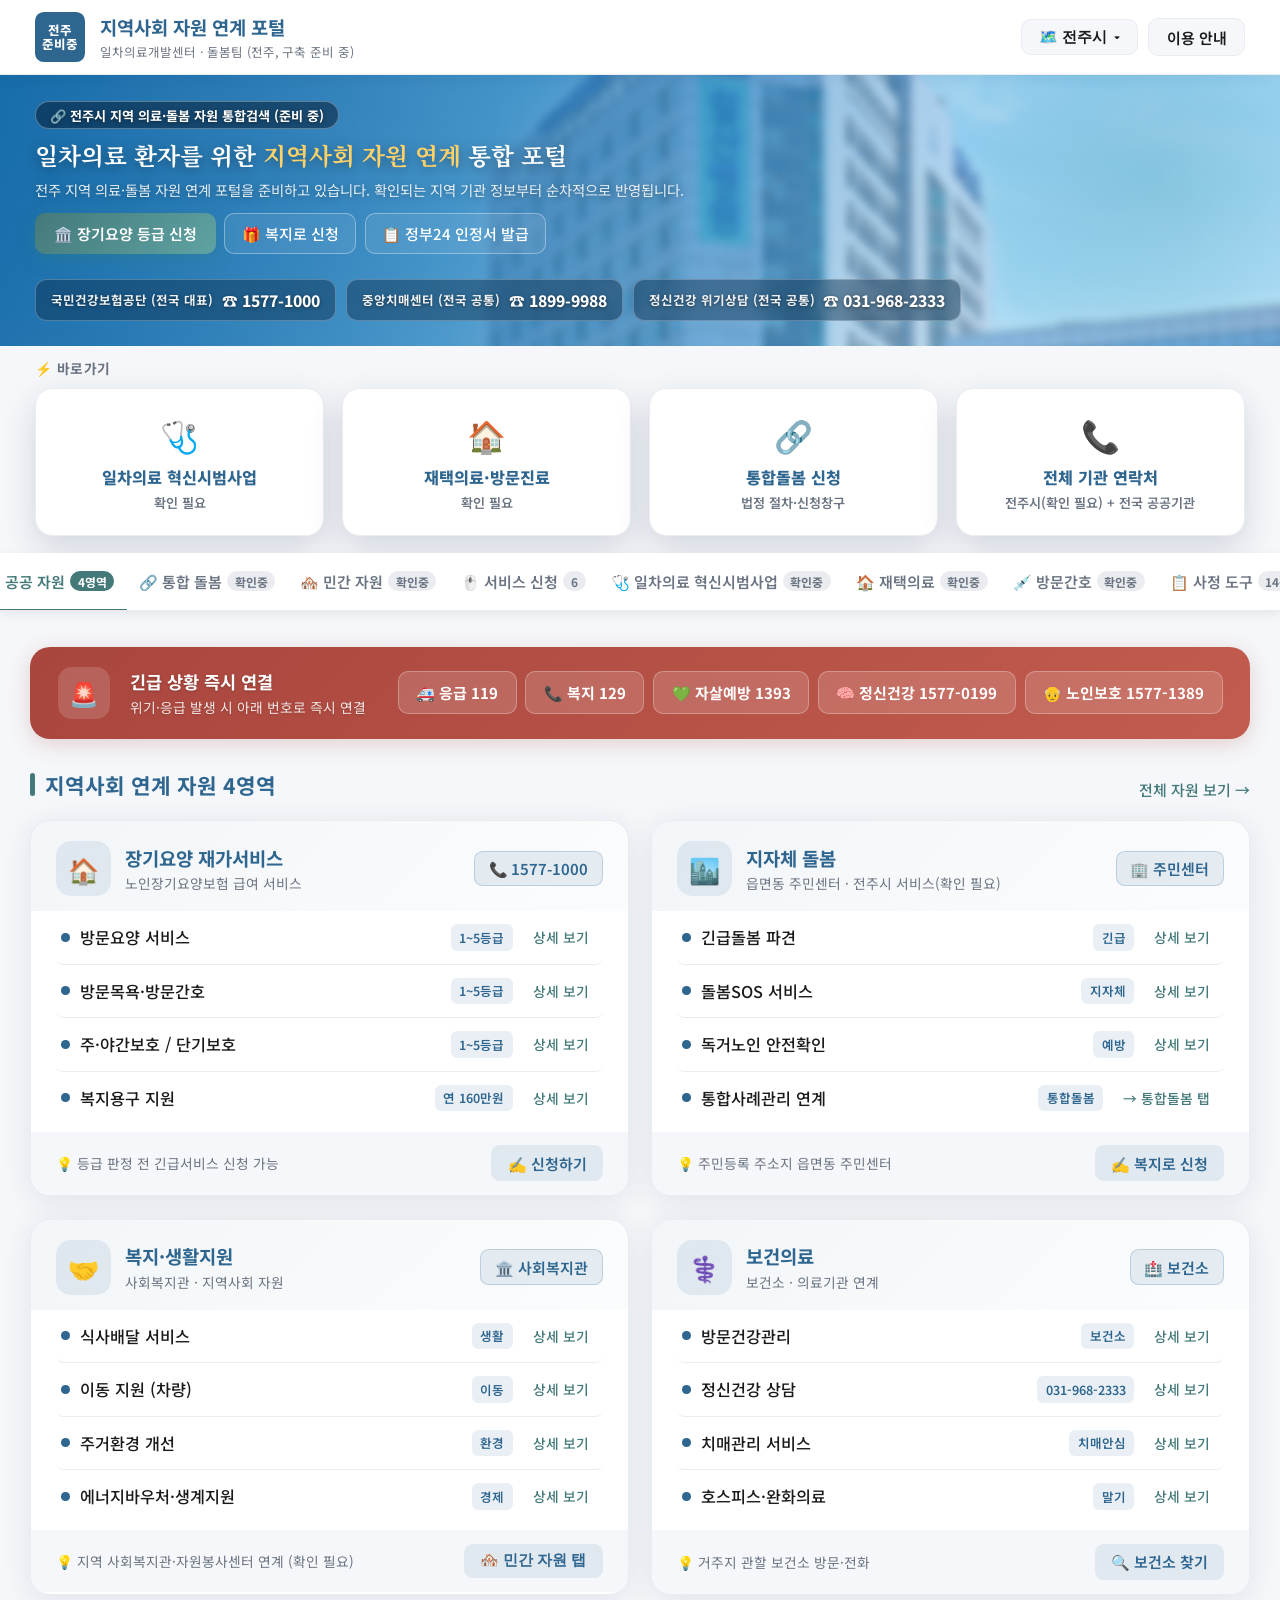
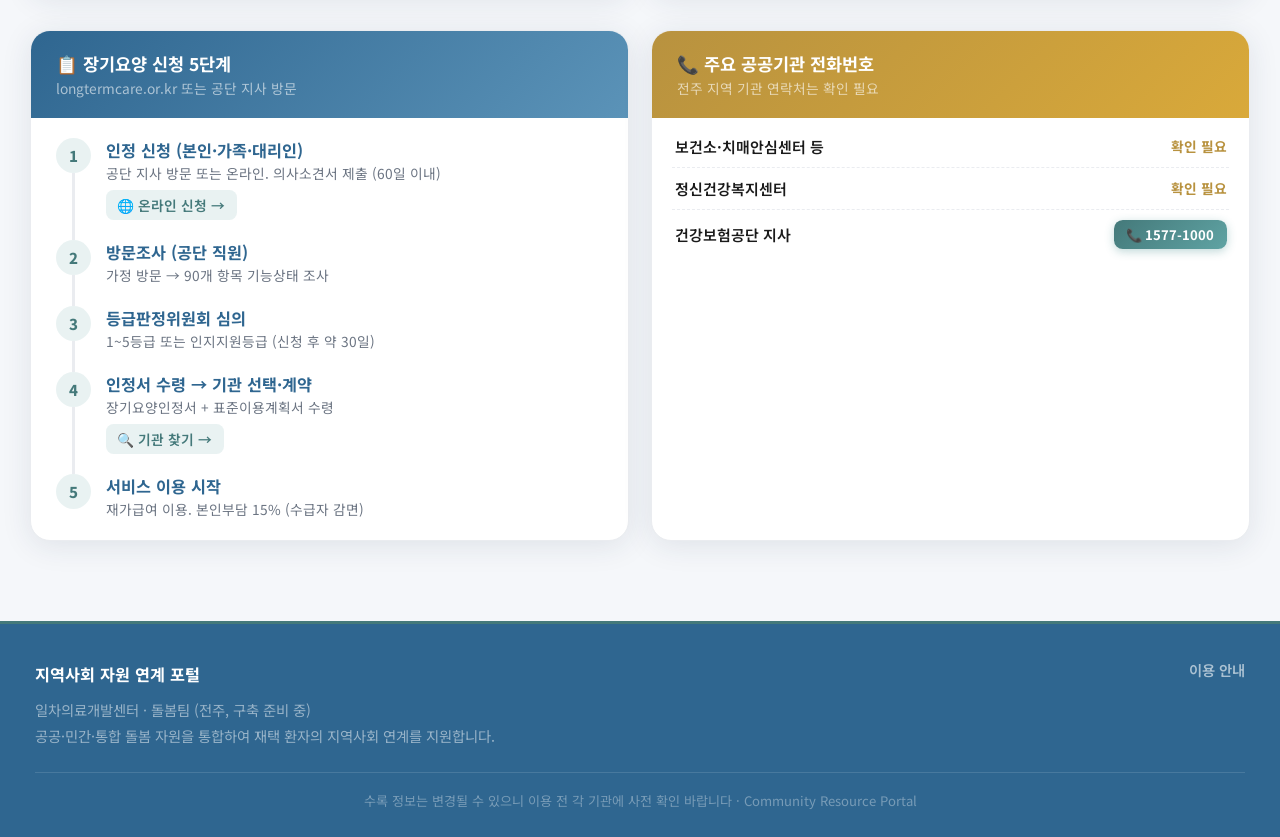
<file: jeonju/index.html>
<!DOCTYPE html>
<html lang="ko">
<head>
<meta charset="UTF-8">
<meta name="viewport" content="width=device-width, initial-scale=1.0">
<title>전주시 지역사회 의료·돌봄 자원 통합검색 (준비 중) | 일차의료개발센터 돌봄팀</title>
<meta name="description" content="전주시 지역사회 의료·돌봄 자원 통합검색 포털입니다. 현재 구축 준비 중이며, 확인되는 지역 기관 정보부터 순차적으로 반영됩니다.">
<link rel="canonical" href="https://primarycarelink.kr/jeonju/">
<meta property="og:type" content="website">
<meta property="og:site_name" content="전주시 지역사회 의료·돌봄 자원 통합검색">
<meta property="og:title" content="전주시 지역사회 의료·돌봄 자원 통합검색 (준비 중) | 일차의료개발센터 돌봄팀">
<meta property="og:description" content="전주시 지역사회 의료·돌봄 자원 통합검색 포털입니다. 현재 구축 준비 중이며, 확인되는 지역 기관 정보부터 순차적으로 반영됩니다.">
<meta property="og:url" content="https://primarycarelink.kr/jeonju/">
<meta property="og:locale" content="ko_KR">
<meta property="og:image" content="https://primarycarelink.kr/data/images/og_share_card.png">
<meta property="og:image:width" content="1200">
<meta property="og:image:height" content="630">
<meta name="twitter:card" content="summary_large_image">
<meta name="twitter:title" content="전주시 지역사회 의료·돌봄 자원 통합검색 (준비 중) | 일차의료개발센터 돌봄팀">
<meta name="twitter:description" content="전주시 지역사회 의료·돌봄 자원 통합검색 포털입니다. 현재 구축 준비 중이며, 확인되는 지역 기관 정보부터 순차적으로 반영됩니다.">
<meta name="twitter:image" content="https://primarycarelink.kr/data/images/og_share_card.png">
<link href="https://fonts.googleapis.com/css2?family=Noto+Sans+KR:wght@300;400;500;600;700;900&family=Noto+Serif+KR:wght@400;600;700&display=swap" rel="stylesheet">
<link rel="stylesheet" href="/shared.css">
</head>
<body>

<!-- 건강장수 스크리닝 결과지 전용 인쇄 영역 (화면에는 숨김, 인쇄 시에만 노출) -->
<div id="hcs-print-area" class="hcs-print-only"></div>

<!-- ──────── HEADER ──────── -->
<header>
  <div class="logo">
    <div style="width:40px;height:40px;border-radius:7px;background:var(--navy);display:flex;align-items:center;justify-content:center;color:white;font-size:10px;font-weight:800;text-align:center;line-height:1.1;">전주<br>준비중</div>
    <div class="logo-text">
      <div class="t1">지역사회 자원 연계 포털</div>
      <div class="t2">일차의료개발센터 · 돌봄팀 (전주, 구축 준비 중)</div>
    </div>
  </div>
  <div class="header-right">
    <div class="region-sel-wrap">
      <button class="h-btn" id="regionSelBtn" onclick="toggleRegionPanel(event)" style="display:inline-flex;align-items:center;gap:5px;">🗺️ 전주시 <span style="font-size:9px;">▾</span></button>
    </div>
    <a class="h-btn" onclick="openModal('guide')">이용 안내</a>
  </div>
</header>

<div id="regionPanelOverlay" class="region-modal-overlay" onclick="closeRegionPanelOnBg(event)">
  <div class="region-modal">
    <div class="region-modal-hd">
      <div><h3>🗺️ 지역을 선택하세요</h3><p>전주시는 현재 구축 준비 중입니다 — 고양시는 실제 정보를 제공하고 있어요</p></div>
      <button class="region-modal-close" onclick="toggleRegionPanel()">✕</button>
    </div>
    <div class="region-modal-body">
      <div class="region-modal-map-wrap">
        <svg class="region-map-svg" viewBox="0 0 300 410" preserveAspectRatio="xMidYMid meet" aria-hidden="true"></svg>
        <div class="region-pin" style="left:35.9%;top:18.3%;" onclick="pickRegion('고양시', true, '/')"><span class="region-dot"></span><span class="region-label">고양시</span></div>
        <div class="region-pin" style="left:38.7%;top:19.5%;" onclick="pickRegion('서울 성북구', false)"><span class="region-dot"></span><span class="region-label">성북구</span></div>
        <div class="region-pin" style="left:34.4%;top:20.4%;" onclick="pickRegion('인천 계양구', false)"><span class="region-dot"></span><span class="region-label">계양구</span></div>
        <div class="region-pin active" style="left:40.7%;top:50.5%;" onclick="pickRegion('전북 전주시', false)"><span class="region-dot"></span><span class="region-label">전주시</span></div>
        <div class="region-pin" style="left:37.1%;top:61.9%;" onclick="pickRegion('광주광역시 북구', false)"><span class="region-dot"></span><span class="region-label">광주 북구</span></div>
        <div class="region-pin" style="left:35.3%;top:62.5%;" onclick="pickRegion('광주광역시 광산구', false)"><span class="region-dot"></span><span class="region-label">광산구</span></div>
        <div class="region-pin" style="left:69.6%;top:63.2%;" onclick="pickRegion('부산 서구', false)"><span class="region-dot"></span><span class="region-label">부산 서구</span></div>
        <div class="region-pin" style="left:31.2%;top:91.2%;" onclick="pickRegion('제주도', false)"><span class="region-dot"></span><span class="region-label">제주도</span></div>
      </div>
      <div class="region-modal-list">
        <div class="region-list-row" onclick="pickRegion('고양시', true, '/')"><span class="region-list-name">📍 고양시</span><span class="region-list-badge ok">● 이용 중</span></div>
        <div class="region-list-row" onclick="pickRegion('서울 성북구', false)"><span class="region-list-name">서울 성북구</span><span class="region-list-badge pending">○ 준비 중</span></div>
        <div class="region-list-row" onclick="pickRegion('인천 계양구', false)"><span class="region-list-name">인천 계양구</span><span class="region-list-badge pending">○ 준비 중</span></div>
        <div class="region-list-row active" onclick="pickRegion('전북 전주시', false)"><span class="region-list-name">전북 전주시</span><span class="region-list-badge pending">○ 준비 중 (틀 구축됨)</span></div>
        <div class="region-list-row" onclick="pickRegion('광주광역시 북구', false)"><span class="region-list-name">광주광역시 북구</span><span class="region-list-badge pending">○ 준비 중</span></div>
        <div class="region-list-row" onclick="pickRegion('광주광역시 광산구', false)"><span class="region-list-name">광주광역시 광산구</span><span class="region-list-badge pending">○ 준비 중</span></div>
        <div class="region-list-row" onclick="pickRegion('부산 서구', false)"><span class="region-list-name">부산 서구</span><span class="region-list-badge pending">○ 준비 중</span></div>
        <div class="region-list-row" onclick="pickRegion('제주도', false)"><span class="region-list-name">제주도</span><span class="region-list-badge pending">○ 준비 중</span></div>
      </div>
    </div>
    <div id="regionToast" class="region-toast" style="display:none;"></div>
    <div class="region-panel-note">● 활성 지역 &nbsp;&nbsp; ○ 준비 중 지역 — 추가되는 대로 순차 공개 예정입니다</div>
  </div>
</div>

<!-- ──────── HERO ──────── -->
<div class="hero">
  <div class="hero-photo-bg"></div>
  <div class="hero-overlay"></div>
  <div class="hero-inner">
    <div class="hero-top">
      <div class="hero-left">
        <div class="hero-badge">🔗 전주시 지역 의료·돌봄 자원 통합검색 (준비 중)</div>
        <h1>일차의료 환자를 위한 <span>지역사회 자원 연계</span> 통합 포털</h1>
        <p class="hero-desc">전주 지역 의료·돌봄 자원 연계 포털을 준비하고 있습니다. 확인되는 지역 기관 정보부터 순차적으로 반영됩니다.</p>
        <div class="hero-btns">
          <a class="btn-p" href="https://www.longtermcare.or.kr/npbs/u/b/101/openLtcRcgtAplyPttnChoice.web" target="_blank">🏛️ 장기요양 등급 신청</a>
          <a class="btn-o" href="https://www.bokjiro.go.kr" target="_blank">🎁 복지로 신청</a>
          <a class="btn-o" href="https://www.gov.kr/portal/service/serviceInfo/B55092800030" target="_blank">📋 정부24 인정서 발급</a>
        </div>
      </div>
      <div class="hero-right">
        <div class="hero-contacts">
        <div class="qc-card">
          <div class="hc-label">📞 장기요양 신청·문의</div>
          <div class="hc-name">국민건강보험공단 (전국 대표)</div>
          <a class="hc-tel" href="tel:1577-1000">☎ 1577-1000</a>
        </div>
        <div class="qc-card">
          <div class="hc-label">🧠 치매상담콜센터</div>
          <div class="hc-name">중앙치매센터 (전국 공통)</div>
          <a class="hc-tel" href="tel:1899-9988">☎ 1899-9988</a>
        </div>
        <div class="qc-card">
          <div class="hc-label">💚 정신건강 위기상담</div>
          <div class="hc-name">정신건강 위기상담 (전국 공통)</div>
          <a class="hc-tel" href="tel:031-968-2333">☎ 031-968-2333</a>
        </div>
        </div>
      </div>
    </div>
  </div>
</div>

<!-- ──────── 빠른 메뉴 (히어로 하단에 겹치는 카드 행) ──────── -->
<div class="quick-access">
  <div class="qa-label-hd">⚡ 바로가기</div>
  <div class="qa-inner">
    <a class="qa-card" onclick="switchTab('pilot', document.querySelector('.tab-btn[data-tab=&quot;pilot&quot;]'));document.querySelector('.tabs-wrap').scrollIntoView({behavior:'smooth'})">
      <div class="qa-ico">🩺</div>
      <div class="qa-label">일차의료 혁신시범사업</div>
      <div class="qa-sub">확인 필요</div>
    </a>
    <a class="qa-card" onclick="switchTab('homecare', document.querySelector('.tab-btn[data-tab=&quot;homecare&quot;]'));document.querySelector('.tabs-wrap').scrollIntoView({behavior:'smooth'})">
      <div class="qa-ico">🏠</div>
      <div class="qa-label">재택의료·방문진료</div>
      <div class="qa-sub">확인 필요</div>
    </a>
    <a class="qa-card" onclick="switchTab('integrated', document.querySelector('.tab-btn[data-tab=&quot;integrated&quot;]'));document.querySelector('.tabs-wrap').scrollIntoView({behavior:'smooth'})">
      <div class="qa-ico">🔗</div>
      <div class="qa-label">통합돌봄 신청</div>
      <div class="qa-sub">법정 절차·신청창구</div>
    </a>
    <a class="qa-card" onclick="openModal('allContacts')">
      <div class="qa-ico">📞</div>
      <div class="qa-label">전체 기관 연락처</div>
      <div class="qa-sub">전주시(확인 필요) + 전국 공공기관</div>
    </a>
  </div>
</div>

<!-- ──────── TABS ──────── -->
<div class="tabs-wrap">
  <div class="tabs-inner">
    <button class="tab-btn active" data-tab="public" onclick="switchTab('public', this)">🏛️ 공공 자원 <span class="tab-count">4영역</span></button>
    <button class="tab-btn" data-tab="integrated" onclick="switchTab('integrated', this)">🔗 통합 돌봄 <span class="tab-count">확인중</span></button>
    <button class="tab-btn" data-tab="private" onclick="switchTab('private', this)">🏘️ 민간 자원 <span class="tab-count">확인중</span></button>
    <button class="tab-btn" data-tab="apply" onclick="switchTab('apply', this)">🖱️ 서비스 신청 <span class="tab-count">6</span></button>
    <button class="tab-btn" data-tab="pilot" onclick="switchTab('pilot', this)">🩺 일차의료 혁신시범사업 <span class="tab-count">확인중</span></button>
    <button class="tab-btn" data-tab="homecare" onclick="switchTab('homecare', this)">🏠 재택의료 <span class="tab-count">확인중</span></button>
    <button class="tab-btn" data-tab="visiting-nursing" onclick="switchTab('visiting-nursing', this)">💉 방문간호 <span class="tab-count">확인중</span></button>
    <button class="tab-btn" data-tab="assess" onclick="switchTab('assess', this)">📋 사정 도구 <span class="tab-count" id="assess-count-badge">14종</span></button>
  </div>
</div>

<!-- ──────── MAIN ──────── -->
<div class="main">

<!-- ━━━━━━━━━━━━━━━━━━━━━ 시범사업 참여 의원 TAB (§4-1 신설) ━━━━━━━━━━━━━━━━━━━━━ -->
<div class="tab-panel" id="tab-pilot">

  <!-- 안내 배너 -->
  <div class="hc-banner">
    <div class="hc-banner-icon">🩺</div>
    <div class="hc-banner-body">
      <div class="hc-banner-title">일차의료 혁신 시범사업 참여 의원 (12개소)</div>
      <div class="hc-banner-desc">전주 지역 일차의료 혁신 시범사업 참여 의원 명단은 아직 확인되지 않았습니다. <span style="color:var(--gold);font-weight:700;">확인 필요</span> — 거점지원기관과 참여 의원이 확인되는 대로 반영됩니다.</div>
      <div class="hc-banner-meta">
        <div class="hc-bm-item">📅 기준일 <b id="pc-asof">-</b></div>
        <div class="hc-bm-item">🏥 거점 <b>확인 필요</b></div>
        <div class="hc-bm-item">📚 출처 <b>일차의료개발센터 제공 명단</b></div>
        <div class="hc-bm-item">🔍 <a href="https://www.hira.or.kr/ra/spclMgtAdmInfm/spclMgtAdmInfm.do?pgmid=HIRAA030003000000" target="_blank" style="color:var(--navy-light);font-weight:700;text-decoration:underline;">전국 참여기관 추가 검색 (건강보험심사평가원)</a></div>
      </div>
      <div class="hc-banner-docs">
        📎 첨부파일
        <a class="doc-pill" href="/data/docs/primary_care_innovation_pilot_guideline_2026-09.pdf" download>📄 일차의료 혁신 시범사업 운영지침 (2026.9)</a>
      </div>
      <div style="margin-top:14px;padding-top:14px;border-top:1px dashed var(--gray-200);display:flex;gap:14px;align-items:center;flex-wrap:wrap;">
        <img src="/data/images/myhealth_record_app_qr.png" alt="나의건강기록 앱 설치 QR코드" style="width:104px;height:auto;border:1px solid var(--gray-200);border-radius:8px;flex-shrink:0;background:white;padding:3px;">
        <div style="min-width:0;flex:1;">
          <div style="font-size:12.5px;font-weight:700;color:var(--navy);margin-bottom:4px;">📱 참여 환자 필수 설치 — 나의건강기록 앱</div>
          <div style="font-size:11.5px;color:var(--gray-400);line-height:1.6;margin-bottom:6px;">시범사업 참여 환자는 본인 동의 기반 의료데이터 연계를 위해 '나의건강기록' 앱 설치·가입·동의가 필수입니다 (2G 등 설치 불가 단말기 사용자는 제외). QR 또는 아래 링크로 설치 안내를 확인하세요.</div>
          <div style="display:flex;gap:8px;flex-wrap:wrap;">
            <a class="doc-pill" href="https://www.myhealthway.go.kr/portal/" target="_blank">🌐 건강정보 고속도로</a>
            <a class="doc-pill" href="https://play.google.com/store/apps/details?id=or.kr.khis.phr" target="_blank">🤖 안드로이드</a>
            <a class="doc-pill" href="https://apps.apple.com/kr/app/id1580017428" target="_blank">🍎 아이폰</a>
          </div>
        </div>
      </div>
    </div>
  </div>

  <!-- 탭 내 빠른 이동 -->
  <div style="display:flex;gap:6px;flex-wrap:wrap;margin-bottom:18px;">
    <button class="hc-fbtn" onclick="document.getElementById('pc-sec-org').scrollIntoView({behavior:'smooth'})">🏥 기관안내</button>
    <button class="hc-fbtn" onclick="pcShowBizInfo()">📋 사업안내</button>
    <button class="hc-fbtn" onclick="document.getElementById('pc-sec-form').scrollIntoView({behavior:'smooth'})">📝 연계서식</button>
  </div>

  <!-- 사업안내 — 환자 중심 일차의료 서비스 제공 흐름도 (기본 접힘) -->
  <div id="pc-sec-biz" class="pc-cat-band" onclick="toggleBizInfo()" style="cursor:pointer;display:flex;justify-content:space-between;align-items:center;">
    <span>📋 사업안내</span><span id="pc-biz-arrow" style="font-size:11px;font-weight:600;">▶ 펼쳐서 보기</span>
  </div>
  <div id="pc-biz-content" style="display:none;">
  <div class="sec-hd"><div class="sec-title">🗺️ 환자 중심 일차의료 서비스 제공 흐름도</div></div>
  <div class="discharge-flow" style="margin-bottom:24px;">
    <p style="font-size:12px;color:var(--gray-400);margin-bottom:18px;">운영지침 기준 시범사업 참여 의원의 표준 진료 흐름입니다</p>
    <div class="discharge-steps">
      <div class="ds-step ds-step-c" style="--ds-c:var(--teal);">
        <div class="ds-circle bg-ts" style="border-color:var(--teal)">🤝</div>
        <div class="ds-title">① 환자 등록</div>
        <div class="ds-desc">동의서 작성</div>
        <div class="ds-meta">🏥 환자 등록</div>
      </div>
      <div class="ds-step ds-step-c" style="--ds-c:var(--purple);">
        <div class="ds-circle bg-ps" style="border-color:var(--purple)">📋</div>
        <div class="ds-title">② 포괄평가·계획수립</div>
        <div class="ds-desc">HCC 환자분류</div>
        <div class="ds-meta">🏢 거점: 계획수립 지원(다학제)</div>
      </div>
      <div class="ds-step ds-step-wide ds-step-c" style="--ds-c:var(--orange);">
        <div class="ds-title" style="margin-bottom:10px;">③ 건강·질환 관리</div>
        <div class="ds-subgrid">
          <div class="ds-subitem"><div class="ds-subitem-ico">🏃</div><div class="ds-subitem-lbl">건강예방<br>관리</div></div>
          <div class="ds-subitem"><div class="ds-subitem-ico">💊</div><div class="ds-subitem-lbl">질환/약물<br>관리</div></div>
          <div class="ds-subitem"><div class="ds-subitem-ico">📞</div><div class="ds-subitem-lbl">생활습관<br>관리</div></div>
          <div class="ds-subitem"><div class="ds-subitem-ico">🔁</div><div class="ds-subitem-lbl">진료의뢰/<br>연계</div></div>
          <div class="ds-subitem"><div class="ds-subitem-ico">🏠</div><div class="ds-subitem-lbl">방문서비스</div></div>
        </div>
      </div>
      <div class="ds-step ds-step-c" style="--ds-c:var(--navy);">
        <div class="ds-circle" style="background:rgba(47,102,144,.1);border-color:var(--navy)">🔗</div>
        <div class="ds-title">④ 지역사회 자원연계</div>
        <div class="ds-desc">돌봄 등 지역사회 자원 활용</div>
        <div class="ds-meta">🏥 자원 '차림표' 안내</div>
      </div>
    </div>
  </div>

  <!-- 사업안내 — 일차의료 제공 서비스 6종 (운영지침 기준) -->
  <div class="sec-hd"><div class="sec-title">🩺 일차의료 제공 서비스 (운영지침 기준 6종)</div></div>
  <div class="ic-service-grid" style="margin-bottom:24px;">
    <div class="ic-svc-card">
      <div class="ic-svc-ico">🏃</div>
      <div class="ic-svc-title">① 건강·예방관리</div>
      <div class="ic-svc-desc">건강검진 수검 독려·결과 상담, 연령·상태별 예방접종 안내, 적정 의료이용 기관 안내</div>
      <div class="ic-svc-tags"><span class="ic-tag bg-ts tc">예방</span><span class="ic-tag bg-ps pc">상담</span></div>
    </div>
    <div class="ic-svc-card">
      <div class="ic-svc-ico">💊</div>
      <div class="ic-svc-title">② 질환·약물 관리</div>
      <div class="ic-svc-desc">중복 처방·약물 상호작용 점검(DUR 활용), 복약 방법 교육 등 종합 약물 관리</div>
      <div class="ic-svc-tags"><span class="ic-tag bg-gds gdc">약물</span><span class="ic-tag bg-ts tc">관리</span></div>
    </div>
    <div class="ic-svc-card">
      <div class="ic-svc-ico">👥</div>
      <div class="ic-svc-title">③ 다학제 팀 교육·상담</div>
      <div class="ic-svc-desc">질환·운동·영양 등 생활습관 자가관리 1:1·1:N 교육, 가정 내 혈압·혈당 측정법 교육</div>
      <div class="ic-svc-tags"><span class="ic-tag bg-ps pc">교육</span><span class="ic-tag bg-cs cc">다학제</span></div>
    </div>
    <div class="ic-svc-card">
      <div class="ic-svc-ico">📞</div>
      <div class="ic-svc-title">④ 비대면 환자 관리</div>
      <div class="ic-svc-desc">전화·문자 등 쌍방향 비대면 상담, 생활습관 실천 모니터링, 야간·휴일 응급상황 1차 대응</div>
      <div class="ic-svc-tags"><span class="ic-tag bg-gs gc">비대면</span><span class="ic-tag bg-ps pc">모니터링</span></div>
    </div>
    <div class="ic-svc-card">
      <div class="ic-svc-ico">🔁</div>
      <div class="ic-svc-title">⑤ 적정기관 연계·조정</div>
      <div class="ic-svc-desc">거점지원기관과 직통 연락망 구축, 신속진료체계(Fast-track) 연계, 상위병원 퇴원 후 후속관리</div>
      <div class="ic-svc-tags"><span class="ic-tag bg-cs cc">연계</span><span class="ic-tag bg-ts tc">거점</span></div>
    </div>
    <div class="ic-svc-card">
      <div class="ic-svc-ico">🏠</div>
      <div class="ic-svc-title">⑥ 방문진료·간호</div>
      <div class="ic-svc-desc">거동불편·와상환자, 퇴원 후 집중관리 필요 환자 등에 방문진료·간호 제공</div>
      <div class="ic-svc-tags"><span class="ic-tag bg-gds gdc">방문</span><span class="ic-tag bg-gs gc">재택</span></div>
    </div>
  </div>
  <div class="ic-diagram-note" style="margin-bottom:24px;">📚 출처: 지역사회 일차의료 혁신 시범사업 운영지침(2026.9) — 자세한 내용은 위 첨부파일 참고</div>
  </div><!-- /pc-biz-content -->

  <!-- 통계 + 필터 바 -->
  <div id="pc-sec-org" class="pc-cat-band">🏥 기관안내</div>
  <div class="hc-statbar">
    <div class="hc-filter-row" style="flex-direction:column;align-items:stretch;gap:10px;border-top:none;padding-top:0;">
      <div class="pc-model-seg">
        <button class="pc-model-opt active" data-filter="model" data-val="협력" onclick="pcFilter('model','협력',this)">🏥 협력모형 (12)</button>
        <button class="pc-model-opt" data-filter="model" data-val="단독" onclick="pcFilter('model','단독',this)">🩺 단독모형 (1)</button>
      </div>
      <div class="pc-dist-row">
        <button class="hc-fbtn pc-dist-btn active" data-filter="dist" data-val="all" onclick="pcFilter('dist','all',this)">전체 구</button>
        <button class="hc-fbtn pc-dist-btn" data-filter="dist" data-val="덕양구" onclick="pcFilter('dist','덕양구',this)">덕양구</button>
        <button class="hc-fbtn pc-dist-btn" data-filter="dist" data-val="완산구" onclick="pcFilter('dist','완산구',this)">완산구</button>
        <button class="hc-fbtn pc-dist-btn" data-filter="dist" data-val="덕진구" onclick="pcFilter('dist','덕진구',this)">덕진구</button>
      </div>
    </div>
  </div>

  <div class="vn-toolbar">
    <input type="text" class="vn-search" id="pc-search-input" placeholder="🔍 병원명, 지역, 주소 검색" oninput="pcSearch(this.value)">
    <button class="pc-download-btn" onclick="pcDownloadCSV()">📥 다운로드</button>
  </div>

  <!-- 의원 리스트 (JS 렌더링) -->
  <div id="pc-render" style="padding:30px;text-align:center;color:var(--gray-400);font-size:12px;">불러오는 중…</div>

  <!-- 지역사회 자원 연계 서식 ([별지 제12호 서식] 연동) -->
  <div id="pc-sec-form" class="pc-cat-band">📝 연계서식</div>
  <div class="chk-card" style="margin-top:18px;">
    <div class="chk-hd ref-hd" style="display:flex;align-items:center;justify-content:space-between;gap:12px;flex-wrap:wrap;">
      <div><h3>📋 지역사회 자원 연계 서식</h3><p>[별지 제12호 서식] 연계 기관·사업 — 항목을 클릭하면 서식 상세 내용을 펼쳐 볼 수 있고, 화살표를 누르면 관련 정보로 바로 이동합니다</p></div>
      <a class="pc-download-btn" href="/data/docs/community_resource_linkage_form_12.pdf" target="_blank" style="text-decoration:none;white-space:nowrap;">🖨️ 공식 서식 인쇄(PDF)</a>
    </div>
    <div class="chk-body">

      <div class="ref-item2"><div class="ref-num">①</div><div class="ref-cont2" onclick="icToggleDetail(this,'rd1')"><div class="ref-ti">치매안심센터 <span class="ref-caret">▾</span></div><div class="ref-sub">치매 선별검사·등록관리·가족 지원</div></div><span class="ref-arrow2" onclick="openModal('dementia')">상세 보기 ›</span></div>
      <div class="ref-detail" id="rd1">
        <div class="ref-detail-ln">□ 치매안심센터 등록 안내 등 ※ 치매상담콜센터 ☎ <a href="tel:1899-9988">1899-9988</a></div>
        <div class="ref-detail-sub">(대상자 등록서비스, 치매조기검진서비스, 치매치료비지원, 배회인식표 제공, 조호물품 제공, 가족휴가제, 치매예방교실, 인지강화교실 등)</div>
      </div>

      <div class="ref-item2"><div class="ref-num">②</div><div class="ref-cont2" onclick="icToggleDetail(this,'rd2')"><div class="ref-ti">기초정신건강복지센터 <span class="ref-caret">▾</span></div><div class="ref-sub">정신건강 상담·사례관리</div></div><span class="ref-arrow2" onclick="openModal('mental')">상세 보기 ›</span></div>
      <div class="ref-detail" id="rd2">
        <div class="ref-detail-ln">□ 정신건강증진센터 안내 등 ※ 정신건강 위기상담전화 ☎ <a href="tel:1577-0199">1577-0199</a></div>
        <div class="ref-detail-sub">(맞춤형 마을건강센터, 정신질환자 조기발견, 사례관리 등)</div>
      </div>

      <div class="ref-item2"><div class="ref-num">③</div><div class="ref-cont2" onclick="icToggleDetail(this,'rd3')"><div class="ref-ti">다제약물관리사업 <span class="ref-caret">▾</span></div><div class="ref-sub">다약제 복용 점검·조정</div></div><span class="ref-arrow2" onclick="openModal('polypharmacy')">상세 보기 ›</span></div>
      <div class="ref-detail" id="rd3">
        <div class="ref-detail-ln">○ 다제약물관리사업 지역사회 모형 안내 ☎ <a href="tel:1577-1000">1577-1000</a></div>
        <div class="ref-detail-ln" style="margin-top:8px;">○ 다제약물관리사업 병원모형 연계</div>
      </div>

      <div class="ref-item2"><div class="ref-num">④</div><div class="ref-cont2" onclick="icToggleDetail(this,'rd4')"><div class="ref-ti">건강관리·예방사업 <span class="ref-caret">▾</span></div><div class="ref-sub">보건소 방문건강관리</div></div><span class="ref-arrow2" onclick="openModal('visit_health')">상세 보기 ›</span></div>
      <div class="ref-detail" id="rd4">
        <div class="ref-detail-sub">(예: 건강관리 사업, AI·IoT사업, 교육강좌 등)</div>
        <div class="ref-detail-ln" style="margin-top:4px;">□ 보건소　□ 행정복지센터　□ 관할 지자체(시청·구청·군청 등)</div>
      </div>

      <div class="ref-item2"><div class="ref-num">⑤</div><div class="ref-cont2" onclick="icToggleDetail(this,'rd5')"><div class="ref-ti">장기요양 인정신청 및 관련 제도 안내 <span class="ref-caret">▾</span></div><div class="ref-sub">신청 5단계 바로가기</div></div><span class="ref-arrow2" onclick="switchTab('public', document.querySelector('.tab-btn[data-tab=&quot;public&quot;]'));setTimeout(()=>icScrollTo('.proc-card'),350)">→ 공공 자원 탭 이동 ›</span></div>
      <div class="ref-detail" id="rd5">
        <div class="ref-detail-ln">□ 장기요양 인정신청 및 관련 제도 안내 ☎ <a href="tel:1577-1000">1577-1000</a></div>
        <div class="ref-detail-sub">(방문요양, 방문목욕, 주·야간보호, 단기보호, 복지용구 등)</div>
        <div class="ref-detail-ln" style="margin-top:4px;">□ 행정복지센터　□ 관할 지자체(시청·구청·군청 등)</div>
      </div>

      <div class="ref-item2"><div class="ref-num">⑥</div><div class="ref-cont2" onclick="icToggleDetail(this,'rd6')"><div class="ref-ti">일상생활돌봄 <span class="ref-caret">▾</span></div><div class="ref-sub">긴급돌봄·돌봄SOS·독거노인 안전확인</div></div><span class="ref-arrow2" onclick="switchTab('public', document.querySelector('.tab-btn[data-tab=&quot;public&quot;]'));setTimeout(()=>icScrollTo('#dom-livelihood'),350)">→ 공공 자원 탭 이동 ›</span></div>
      <div class="ref-detail" id="rd6">
        <div class="ref-detail-ln">□ 노인맞춤돌봄서비스(행정복지센터)</div>
        <div class="ref-detail-sub">(a) 안전지원(안부확인/안전점검/정보제공 서비스) · (b) 사회참여(여가활동/자조모임) · (c) 생활교육(인지활동/건강·영양교육 등) · (d) 일상생활지원(가사동원/신변돌봄 등) · (e) 특화서비스(자원연계 등) · (f) 보훈 단기가사(위기관리 단기집중 서비스 — 실행 가족돌봄위원회)</div>
        <div class="ref-detail-ln" style="margin-top:8px;">□ 가사·식사 지원 <span style="font-weight:400;color:var(--gray-400);">(□보건소 □행정복지센터 □관할 지자체)</span></div>
        <div class="ref-detail-ln">□ 개인위생 지원 <span style="font-weight:400;color:var(--gray-400);">(□보건소 □행정복지센터 □관할 지자체)</span></div>
        <div class="ref-detail-ln">□ 이동 지원 <span style="font-weight:400;color:var(--gray-400);">(□보건소 □행정복지센터 □관할 지자체)</span></div>
      </div>

      <div class="ref-item2"><div class="ref-num">⑦</div><div class="ref-cont2" onclick="icToggleDetail(this,'rd7')"><div class="ref-ti">기타 <span class="ref-caret">▾</span></div><div class="ref-sub">그 외 서비스 신청 안내</div></div><span class="ref-arrow2" onclick="switchTab('apply', document.querySelector('.tab-btn[data-tab=&quot;apply&quot;]'))">→ 서비스 신청 탭</span></div>
      <div class="ref-detail" id="rd7">
        <div class="ref-detail-ln">□ 돌봄통합사업 신청 <span style="font-weight:400;color:var(--gray-400);">(□행정복지센터 □건강보험공단)</span></div>
        <div class="ref-detail-ln">□ 장애인 지원 서비스 <span style="font-weight:400;color:var(--gray-400);">(□보건소 □행정복지센터 □관할 지자체)</span></div>
        <div class="ref-detail-ln">□ 주거환경개선 <span style="font-weight:400;color:var(--gray-400);">(□보건소 □행정복지센터 □관할 지자체)</span></div>
        <div class="ref-detail-ln">□ 기타 ( 　　　　 )</div>
      </div>

    </div>
  </div>

  <!-- 하단 안내 -->
  <div style="background:rgba(200,146,26,.07);border:1px solid rgba(200,146,26,.25);border-radius:11px;padding:14px 18px;margin-top:18px;font-size:11.5px;color:var(--text);line-height:1.7;">
    <b style="color:var(--gold);">💡 활용 안내</b><br>
    ① 환자 등록 → 건강위험평가 → 케어플랜 → 다학제팀 교육·상담 → 지역사회 연계의 흐름에서, 센터는 참여 의원의 <b>의뢰를 받아 본 포털의 자원과 연결</b>하는 거점 역할을 합니다.<br>
    ② 등록 대상(50세 이상 등)·관할 참여의원 이용 여부는 환자별로 직접 확인이 필요합니다.<br>
    ③ 구·주소 등 "확인 필요" 항목은 센터가 명단을 확정하는 대로 갱신됩니다. 전화 연결 전 반드시 소속 의원명을 먼저 확인해 주세요.
  </div>

</div><!-- /tab-pilot -->

<!-- ════════════════════════════
     탭 1: 공공 자원
════════════════════════════ -->
<div class="tab-panel active" id="tab-public">

  <!-- 긴급 배너 -->
  <div class="emg-banner">
    <div class="emg-icon">🚨</div>
    <div class="emg-text"><h3>긴급 상황 즉시 연결</h3><p>위기·응급 발생 시 아래 번호로 즉시 연결</p></div>
    <div class="emg-tels">
      <a class="emg-tel" href="tel:119">🚑 응급 119</a>
      <a class="emg-tel" href="tel:129">📞 복지 129</a>
      <a class="emg-tel" href="tel:1393">💚 자살예방 1393</a>
      <a class="emg-tel" href="tel:1577-0199">🧠 정신건강 1577-0199</a>
      <a class="emg-tel" href="tel:1577-1389">👴 노인보호 1577-1389</a>
    </div>
  </div>

  <!-- 4영역 카드 -->
  <div class="sec-hd">
    <div class="sec-title">지역사회 연계 자원 4영역</div>
    <a class="sec-link" onclick="openModal('allResources')">전체 자원 보기 →</a>
  </div>
  <div class="domain-grid mono-accent">

    <div class="dom-card">
      <div class="dom-hd" style="background:linear-gradient(135deg,rgba(42,127,127,.06),rgba(42,127,127,.02));">
        <div class="dom-ico bg-ts">🏠</div>
        <div><div class="dom-ti">장기요양 재가서비스</div><div class="dom-sub">노인장기요양보험 급여 서비스</div></div>
        <a class="dom-tel bg-ts tc" href="tel:1577-1000" style="border:1px solid rgba(42,127,127,.2);">📞 1577-1000</a>
      </div>
      <div class="dom-items">
        <div class="dom-item" onclick="openModal('visiting')"><div class="di-l"><div class="di-dot" style="background:var(--teal)"></div><div class="di-nm">방문요양 서비스</div></div><span class="di-tag bg-ts tc">1~5등급</span><span class="di-lk">상세 보기</span></div>
        <div class="dom-item" onclick="openModal('bath')"><div class="di-l"><div class="di-dot" style="background:var(--teal)"></div><div class="di-nm">방문목욕·방문간호</div></div><span class="di-tag bg-ts tc">1~5등급</span><span class="di-lk">상세 보기</span></div>
        <div class="dom-item" onclick="openModal('daycare')"><div class="di-l"><div class="di-dot" style="background:var(--teal)"></div><div class="di-nm">주·야간보호 / 단기보호</div></div><span class="di-tag bg-ts tc">1~5등급</span><span class="di-lk">상세 보기</span></div>
        <div class="dom-item" onclick="openModal('welfare_tool')"><div class="di-l"><div class="di-dot" style="background:var(--teal)"></div><div class="di-nm">복지용구 지원</div></div><span class="di-tag bg-ts tc">연 160만원</span><span class="di-lk">상세 보기</span></div>
      </div>
      <div class="dom-ft"><span class="dom-ft-txt">💡 등급 판정 전 긴급서비스 신청 가능</span><a class="dom-apply bg-ts tc" href="https://www.longtermcare.or.kr/npbs/u/b/101/openLtcRcgtAplyPttnChoice.web" target="_blank">✍️ 신청하기</a></div>
    </div>

    <div class="dom-card" id="dom-livelihood">
      <div class="dom-hd" style="background:linear-gradient(135deg,rgba(106,74,138,.06),rgba(106,74,138,.02));">
        <div class="dom-ico bg-ps">🏙️</div>
        <div><div class="dom-ti">지자체 돌봄</div><div class="dom-sub">읍면동 주민센터 · 전주시 서비스(확인 필요)</div></div>
        <span class="dom-tel bg-ps pc" style="border:1px solid rgba(106,74,138,.2);">🏢 주민센터</span>
      </div>
      <div class="dom-items">
        <div class="dom-item" onclick="openModal('emergency_care')"><div class="di-l"><div class="di-dot" style="background:var(--purple)"></div><div class="di-nm">긴급돌봄 파견</div></div><span class="di-tag bg-ps pc">긴급</span><span class="di-lk">상세 보기</span></div>
        <div class="dom-item" onclick="openModal('care_sos')"><div class="di-l"><div class="di-dot" style="background:var(--purple)"></div><div class="di-nm">돌봄SOS 서비스</div></div><span class="di-tag bg-ps pc">지자체</span><span class="di-lk">상세 보기</span></div>
        <div class="dom-item" onclick="openModal('elderly_check')"><div class="di-l"><div class="di-dot" style="background:var(--purple)"></div><div class="di-nm">독거노인 안전확인</div></div><span class="di-tag bg-ps pc">예방</span><span class="di-lk">상세 보기</span></div>
        <div class="dom-item" onclick="switchTab('integrated', document.querySelector('.tab-btn[data-tab=&quot;integrated&quot;]'));document.querySelector('.tabs-wrap').scrollIntoView()"><div class="di-l"><div class="di-dot" style="background:var(--purple)"></div><div class="di-nm">통합사례관리 연계</div></div><span class="di-tag bg-ps pc">통합돌봄</span><span class="di-lk">→ 통합돌봄 탭</span></div>
      </div>
      <div class="dom-ft"><span class="dom-ft-txt">💡 주민등록 주소지 읍면동 주민센터</span><a class="dom-apply bg-ps pc" href="https://www.bokjiro.go.kr" target="_blank">✍️ 복지로 신청</a></div>
    </div>

    <div class="dom-card">
      <div class="dom-hd" style="background:linear-gradient(135deg,rgba(58,122,90,.06),rgba(58,122,90,.02));">
        <div class="dom-ico bg-gs">🤝</div>
        <div><div class="dom-ti">복지·생활지원</div><div class="dom-sub">사회복지관 · 지역사회 자원</div></div>
        <span class="dom-tel bg-gs gc" style="border:1px solid rgba(58,122,90,.2);">🏛️ 사회복지관</span>
      </div>
      <div class="dom-items">
        <div class="dom-item" onclick="openModal('meal')"><div class="di-l"><div class="di-dot" style="background:var(--green)"></div><div class="di-nm">식사배달 서비스</div></div><span class="di-tag bg-gs gc">생활</span><span class="di-lk">상세 보기</span></div>
        <div class="dom-item" onclick="openModal('transport')"><div class="di-l"><div class="di-dot" style="background:var(--green)"></div><div class="di-nm">이동 지원 (차량)</div></div><span class="di-tag bg-gs gc">이동</span><span class="di-lk">상세 보기</span></div>
        <div class="dom-item" onclick="openModal('housing')"><div class="di-l"><div class="di-dot" style="background:var(--green)"></div><div class="di-nm">주거환경 개선</div></div><span class="di-tag bg-gs gc">환경</span><span class="di-lk">상세 보기</span></div>
        <div class="dom-item" onclick="openModal('energy')"><div class="di-l"><div class="di-dot" style="background:var(--green)"></div><div class="di-nm">에너지바우처·생계지원</div></div><span class="di-tag bg-gs gc">경제</span><span class="di-lk">상세 보기</span></div>
      </div>
      <div class="dom-ft"><span class="dom-ft-txt">💡 지역 사회복지관·자원봉사센터 연계 (확인 필요)</span><button class="dom-apply bg-gs gc" style="border:none;cursor:pointer;" onclick="switchTab('private', document.querySelector('.tab-btn[data-tab=&quot;private&quot;]'));document.querySelector('.tabs-wrap').scrollIntoView()">🏘️ 민간 자원 탭</button></div>
    </div>

    <div class="dom-card">
      <div class="dom-hd" style="background:linear-gradient(135deg,rgba(200,151,42,.06),rgba(200,151,42,.02));">
        <div class="dom-ico bg-gds">⚕️</div>
        <div><div class="dom-ti">보건의료</div><div class="dom-sub">보건소 · 의료기관 연계</div></div>
        <span class="dom-tel bg-gds gdc" style="border:1px solid rgba(200,151,42,.2);">🏥 보건소</span>
      </div>
      <div class="dom-items">
        <div class="dom-item" onclick="openModal('visit_health')"><div class="di-l"><div class="di-dot" style="background:var(--gold)"></div><div class="di-nm">방문건강관리</div></div><span class="di-tag bg-gds gdc">보건소</span><span class="di-lk">상세 보기</span></div>
        <div class="dom-item" onclick="openModal('mental')"><div class="di-l"><div class="di-dot" style="background:var(--gold)"></div><div class="di-nm">정신건강 상담</div></div><span class="di-tag bg-gds gdc">031-968-2333</span><span class="di-lk">상세 보기</span></div>
        <div class="dom-item" onclick="openModal('dementia')"><div class="di-l"><div class="di-dot" style="background:var(--gold)"></div><div class="di-nm">치매관리 서비스</div></div><span class="di-tag bg-gds gdc">치매안심</span><span class="di-lk">상세 보기</span></div>
        <div class="dom-item" onclick="openModal('hospice')"><div class="di-l"><div class="di-dot" style="background:var(--gold)"></div><div class="di-nm">호스피스·완화의료</div></div><span class="di-tag bg-gds gdc">말기</span><span class="di-lk">상세 보기</span></div>
      </div>
      <div class="dom-ft"><span class="dom-ft-txt">💡 거주지 관할 보건소 방문·전화</span><a class="dom-apply bg-gds gdc" href="https://health.kdca.go.kr" target="_blank">🔍 보건소 찾기</a></div>
    </div>

  </div><!-- /domain-grid -->

  <!-- 장기요양 절차 + 체크리스트 -->
  <div class="bottom-row">
    <div class="proc-card">
      <div class="proc-hd"><h3>📋 장기요양 신청 5단계</h3><p>longtermcare.or.kr 또는 공단 지사 방문</p></div>
      <div class="proc-steps">
        <div class="st-item"><div class="st-num bg-ts tc">1</div><div class="st-cont"><div class="st-ti">인정 신청 (본인·가족·대리인)</div><div class="st-desc">공단 지사 방문 또는 온라인. 의사소견서 제출 (60일 이내)</div><a class="st-act bg-ts tc" href="https://www.longtermcare.or.kr/npbs/u/b/101/openLtcRcgtAplyPttnChoice.web" target="_blank">🌐 온라인 신청 →</a></div></div>
        <div class="st-item"><div class="st-num bg-ts tc">2</div><div class="st-cont"><div class="st-ti">방문조사 (공단 직원)</div><div class="st-desc">가정 방문 → 90개 항목 기능상태 조사</div></div></div>
        <div class="st-item"><div class="st-num bg-ts tc">3</div><div class="st-cont"><div class="st-ti">등급판정위원회 심의</div><div class="st-desc">1~5등급 또는 인지지원등급 (신청 후 약 30일)</div></div></div>
        <div class="st-item"><div class="st-num bg-ts tc">4</div><div class="st-cont"><div class="st-ti">인정서 수령 → 기관 선택·계약</div><div class="st-desc">장기요양인정서 + 표준이용계획서 수령</div><a class="st-act bg-ts tc" href="https://www.longtermcare.or.kr" target="_blank">🔍 기관 찾기 →</a></div></div>
        <div class="st-item"><div class="st-num bg-ts tc">5</div><div class="st-cont"><div class="st-ti">서비스 이용 시작</div><div class="st-desc">재가급여 이용. 본인부담 15% (수급자 감면)</div></div></div>
      </div>
    </div>
    <div class="chk-card">
      <div class="chk-hd" style="background:linear-gradient(135deg,var(--gold),#d9a93a);"><h3>📞 주요 공공기관 전화번호</h3><p>전주 지역 기관 연락처는 확인 필요</p></div>
      <div class="chk-body" style="padding:6px 16px;">
        <div class="gy-mini-row"><span class="gy-mini-name">보건소·치매안심센터 등</span><span style="color:var(--gold);font-weight:700;font-size:11px;">확인 필요</span></div>
        <div class="gy-mini-row"><span class="gy-mini-name">정신건강복지센터</span><span style="color:var(--gold);font-weight:700;font-size:11px;">확인 필요</span></div>
        <div class="gy-mini-row"><span class="gy-mini-name">건강보험공단 지사</span><a class="hc-act tel" href="tel:1577-1000">📞 1577-1000</a></div>
      </div>
    </div>
  </div>

</div><!-- /tab-public -->


<!-- ════════════════════════════
     탭 2: 통합 돌봄
════════════════════════════ -->
<div class="tab-panel" id="tab-integrated">
<div class="chk-card" style="margin:18px 0;">
    <div class="chk-hd" style="background:linear-gradient(135deg,var(--gold),#d9a93a);"><h3>🚧 통합 돌봄 — 준비 중</h3><p>전주 지역 정보가 확인되는 대로 이 영역에 반영될 예정입니다.</p></div>
    <div class="chk-body">
      <div class="info-row"><div class="info-label">현재 상태</div><div class="info-val"><span style="color:var(--gold);font-weight:700;">확인 필요</span> — 아직 전주 지역의 실제 기관·서비스 정보가 확인되지 않았습니다.</div></div>
      <div class="info-row"><div class="info-label">전국 공통 제도</div><div class="info-val">장기요양·복지로 등 전국 공통 제도는 상단 "서비스 신청" 탭에서 확인하실 수 있습니다.</div></div>
    </div>
  </div>

</div><!-- /tab-integrated -->


<!-- ════════════════════════════
     탭 3: 민간 자원
════════════════════════════ -->
<div class="tab-panel" id="tab-private">
<div class="chk-card" style="margin:18px 0;">
    <div class="chk-hd" style="background:linear-gradient(135deg,var(--gold),#d9a93a);"><h3>🚧 민간 자원 — 준비 중</h3><p>전주 지역 정보가 확인되는 대로 이 영역에 반영될 예정입니다.</p></div>
    <div class="chk-body">
      <div class="info-row"><div class="info-label">현재 상태</div><div class="info-val"><span style="color:var(--gold);font-weight:700;">확인 필요</span> — 아직 전주 지역의 실제 기관·서비스 정보가 확인되지 않았습니다.</div></div>
      <div class="info-row"><div class="info-label">전국 공통 제도</div><div class="info-val">장기요양·복지로 등 전국 공통 제도는 상단 "서비스 신청" 탭에서 확인하실 수 있습니다.</div></div>
    </div>
  </div>

</div><!-- /tab-private -->


<!-- ════════════════════════════
     탭 4: 서비스 신청
════════════════════════════ -->
<div class="tab-panel" id="tab-apply">

  <div style="margin-bottom:20px;">
    <div class="sec-hd"><div class="sec-title">🔗 온라인 서비스 신청 바로가기</div><span style="font-size:12px;color:var(--gray-400);">클릭 시 해당 사이트로 이동</span></div>
    <div class="apply-grid">
      <a class="apply-card" href="https://www.longtermcare.or.kr/npbs/u/b/101/openLtcRcgtAplyPttnChoice.web" target="_blank" style="border-color:rgba(42,127,127,.28);">
        <div class="ac-ico">🏥</div><div class="ac-ti">장기요양 등급 신청</div>
        <div class="ac-desc">공단 홈페이지 — 신규·갱신 신청 (공동인증서 필요)</div>
        <div class="ac-badge bg-ts tc">longtermcare.or.kr</div>
      </a>
      <a class="apply-card" href="https://www.gov.kr/portal/service/serviceInfo/B55092800030" target="_blank" style="border-color:rgba(26,46,74,.18);">
        <div class="ac-ico">📋</div><div class="ac-ti">정부24 — 인정서 발급</div>
        <div class="ac-desc">장기요양 인정서 온라인 발급·조회 (등급 판정 후)</div>
        <div class="ac-badge bg-ns nc">gov.kr</div>
      </a>
      <a class="apply-card" href="https://www.bokjiro.go.kr" target="_blank" style="border-color:rgba(106,74,138,.18);">
        <div class="ac-ico">🎁</div><div class="ac-ti">복지로 — 복지급여 신청</div>
        <div class="ac-desc">돌봄SOS·기초생활·장애인 지원 통합 온라인 신청</div>
        <div class="ac-badge bg-ps pc">bokjiro.go.kr</div>
      </a>
      <a class="apply-card" href="https://www.nid.or.kr" target="_blank" style="border-color:rgba(200,151,42,.18);">
        <div class="ac-ico">🧠</div><div class="ac-ti">치매안심센터 서비스</div>
        <div class="ac-desc">치매 조기검진·치료비 지원·배회감지기·가족 교육</div>
        <div class="ac-badge bg-gds gdc">nid.or.kr</div>
      </a>
      <a class="apply-card" href="https://www.longtermcare.or.kr" target="_blank" style="border-color:rgba(42,127,127,.18);">
        <div class="ac-ico">🔍</div><div class="ac-ti">장기요양 기관 찾기</div>
        <div class="ac-desc">전국 방문요양·주야간보호·요양원 기관 검색</div>
        <div class="ac-badge bg-ts tc">longtermcare.or.kr</div>
      </a>
      <a class="apply-card" href="https://www.hospice.go.kr" target="_blank" style="border-color:rgba(58,122,90,.18);">
        <div class="ac-ico">🕊️</div><div class="ac-ti">호스피스 완화의료</div>
        <div class="ac-desc">입원형·가정형·자문형 호스피스 전문기관 찾기</div>
        <div class="ac-badge bg-gs gc">hospice.go.kr</div>
      </a>
      <a class="apply-card" href="https://blog.naver.com/mohw2016/223491886918" target="_blank" style="border-color:rgba(184,50,50,.18);display:flex;gap:12px;align-items:flex-start;">
        <img src="/data/images/welfare_crisis_alert_qr.png" alt="복지위기알림 앱 QR코드" style="width:88px;height:88px;border-radius:6px;flex-shrink:0;background:white;padding:4px;border:1px solid var(--gray-200);">
        <div style="min-width:0;">
          <div class="ac-ti">🚨 복지위기알림 앱</div>
          <div class="ac-desc">나와 이웃의 위기상황을 QR 스캔으로 빠르게 신고 — 행정복지센터로 즉시 연계</div>
          <div class="ac-badge bg-cs cc">QR 스캔으로 설치 · 눌러서 안내 보기</div>
        </div>
      </a>
    </div>
  </div>

  <!-- 전화 신청 연락처 -->
  <div class="sec-hd"><div class="sec-title">📞 전화 신청·문의 연락처</div></div>
  <div class="goyang-grid">
    <div class="gy-card"><div class="gy-top"><div><div class="gy-name">장기요양 신청·문의</div><div class="gy-addr">국민건강보험공단</div></div><span class="gy-cat bg-ts tc">전국</span></div><div class="gy-btns"><a class="gy-tel bg-ts tc" href="tel:1577-1000">📞 1577-1000</a></div></div>
    <div class="gy-card"><div class="gy-top"><div><div class="gy-name">복지·긴급복지 신청</div><div class="gy-addr">보건복지상담센터</div></div><span class="gy-cat bg-ps pc">전국</span></div><div class="gy-btns"><a class="gy-tel bg-ps pc" href="tel:129">📞 129</a></div></div>
    <div class="gy-card"><div class="gy-top"><div><div class="gy-name">치매 상담·안심센터</div><div class="gy-addr">중앙치매센터</div></div><span class="gy-cat bg-gds gdc">전국</span></div><div class="gy-btns"><a class="gy-tel bg-gds gdc" href="tel:1899-9988">📞 1899-9988</a></div></div>
    <div class="gy-card"><div class="gy-top"><div><div class="gy-name">정신건강 위기상담</div><div class="gy-addr">정신건강 위기상담전화</div></div><span class="gy-cat bg-cs cc">24시간</span></div><div class="gy-btns"><a class="gy-tel bg-cs cc" href="tel:1577-0199">📞 1577-0199</a></div></div>
    <div class="gy-card"><div class="gy-top"><div><div class="gy-name">자살예방상담</div><div class="gy-addr">자살예방상담전화</div></div><span class="gy-cat bg-cs cc">24시간</span></div><div class="gy-btns"><a class="gy-tel bg-cs cc" href="tel:1393">📞 1393</a></div></div>
    <div class="gy-card"><div class="gy-top"><div><div class="gy-name">호스피스 안내</div><div class="gy-addr">중앙호스피스센터</div></div><span class="gy-cat bg-gs gc">전국</span></div><div class="gy-btns"><a class="gy-tel bg-gs gc" href="tel:1833-4673">📞 1833-4673</a></div></div>
  </div>

</div><!-- /tab-apply -->


<!-- ════════════════════════════
     탭 5: 사정 도구
════════════════════════════ -->
<div class="tab-panel" id="tab-assess">

  <!-- 전체 현황 바 -->
  <div class="assess-summary-bar">
    <div class="asb-title">📊 검사 현황 — 클릭하여 해당 검사로 이동</div>
    <div class="asb-chips" id="asb-chips">
      <div class="asb-chip" onclick="showAssess('mmse')" id="chip-mmse"><span>MMSE-K</span><span class="asb-chip-num" id="chip-num-mmse">—</span></div>
      <div class="asb-chip" onclick="showAssess('adl')"  id="chip-adl"><span>ADL</span><span class="asb-chip-num" id="chip-num-adl">—</span></div>
      <div class="asb-chip" onclick="showAssess('iadl')" id="chip-iadl"><span>IADL</span><span class="asb-chip-num" id="chip-num-iadl">—</span></div>
      <div class="asb-chip" onclick="showAssess('mna')"  id="chip-mna"><span>MNA</span><span class="asb-chip-num" id="chip-num-mna">—</span></div>
      <div class="asb-chip" onclick="showAssess('gds')"  id="chip-gds"><span>GDS-15</span><span class="asb-chip-num" id="chip-num-gds">—</span></div>
      <div class="asb-chip" onclick="showAssess('fall')" id="chip-fall"><span>낙상위험</span><span class="asb-chip-num" id="chip-num-fall">—</span></div>
      <div class="asb-chip" onclick="showAssess('phq')"  id="chip-phq"><span>PHQ-9</span><span class="asb-chip-num" id="chip-num-phq">—</span></div>
      <div class="asb-chip" onclick="showAssess('nrs')"  id="chip-nrs"><span>통증NRS</span><span class="asb-chip-num" id="chip-num-nrs">—</span></div>
      <div class="asb-chip" onclick="showAssess('smcq')" id="chip-smcq"><span>SMCQ</span><span class="asb-chip-num" id="chip-num-smcq">—</span></div>
      <div class="asb-chip" onclick="showAssess('braden')" id="chip-braden"><span>Braden</span><span class="asb-chip-num" id="chip-num-braden">—</span></div>
      <div class="asb-chip" onclick="showAssess('frail')" id="chip-frail"><span>K-FRAIL</span><span class="asb-chip-num" id="chip-num-frail">—</span></div>
      <div class="asb-chip" onclick="showAssess('cam')" id="chip-cam"><span>CAM</span><span class="asb-chip-num" id="chip-num-cam">—</span></div>
      <div class="asb-chip" onclick="showAssess('tug')" id="chip-tug"><span>TUG</span><span class="asb-chip-num" id="chip-num-tug">—</span></div>
      <button onclick="atPrintReport()" style="margin-left:auto;padding:5px 13px;border:1.5px solid var(--teal);border-radius:8px;background:rgba(42,127,127,.07);color:var(--teal);font-size:11px;font-weight:700;cursor:pointer;font-family:inherit;">🖨️ 결과 인쇄</button>
    </div>
  </div>

  <div class="assess-wrap">
    <!-- 사이드바 -->
    <div class="assess-sidebar">
      <button class="assess-nav-btn a-active" onclick="showAssess('mmse')" id="anb-mmse">🧠 MMSE-K<span class="anb-score" id="ans-mmse">—</span></button>
      <button class="assess-nav-btn" onclick="showAssess('adl')"  id="anb-adl">🚶 ADL<span class="anb-score" id="ans-adl">—</span></button>
      <button class="assess-nav-btn" onclick="showAssess('iadl')" id="anb-iadl">🏠 IADL<span class="anb-score" id="ans-iadl">—</span></button>
      <button class="assess-nav-btn" onclick="showAssess('mna')"  id="anb-mna">🍽️ MNA<span class="anb-score" id="ans-mna">—</span></button>
      <button class="assess-nav-btn" onclick="showAssess('gds')"  id="anb-gds">💙 GDS-15<span class="anb-score" id="ans-gds">—</span></button>
      <button class="assess-nav-btn" onclick="showAssess('fall')" id="anb-fall">⚠️ 낙상위험<span class="anb-score" id="ans-fall">—</span></button>
      <button class="assess-nav-btn" onclick="showAssess('phq')"  id="anb-phq">💚 PHQ-9<span class="anb-score" id="ans-phq">—</span></button>
      <button class="assess-nav-btn" onclick="showAssess('nrs')"  id="anb-nrs">💊 통증NRS<span class="anb-score" id="ans-nrs">—</span></button>
      <button class="assess-nav-btn" onclick="showAssess('smcq')" id="anb-smcq">🔍 SMCQ<span class="anb-score" id="ans-smcq">—</span></button>
      <button class="assess-nav-btn" onclick="showAssess('braden')" id="anb-braden">🛏️ Braden<span class="anb-score" id="ans-braden">—</span></button>
      <button class="assess-nav-btn" onclick="showAssess('frail')" id="anb-frail">🌿 K-FRAIL<span class="anb-score" id="ans-frail">—</span></button>
      <button class="assess-nav-btn" onclick="showAssess('cam')" id="anb-cam">🌀 CAM<span class="anb-score" id="ans-cam">—</span></button>
      <button class="assess-nav-btn" onclick="showAssess('tug')" id="anb-tug">⏱️ TUG<span class="anb-score" id="ans-tug">—</span></button>
      <button class="assess-nav-btn" onclick="showAssess('hcs')" id="anb-hcs">🏥 건강장수 스크리닝<span class="anb-score" id="ans-hcs">—</span></button>
      <button class="assess-print-btn" onclick="atPrintReport()">🖨️ 결과 인쇄</button>
    </div>

    <!-- 콘텐츠 영역 -->
    <div class="assess-content">

      <!-- ── MMSE-K ── -->
      <div class="assess-tool active" id="at-mmse">
        <div class="at-result-banner lvl-pending" id="atb-mmse">
          <div class="atrb-top"><div class="atrb-left"><div class="atrb-tool" id="atbt-mmse"></div><div class="atrb-lvl pending" id="atbl-mmse">미실시</div></div><div class="atrb-right"><div class="atrb-score" id="atbs-mmse">—</div><div class="atrb-max" id="atbm-mmse"></div></div></div>
          <div class="atrb-progress"><div class="atrb-progress-fill" id="atbp-mmse"></div></div>
          <div class="atrb-progress-txt" id="atbpt-mmse">검사를 시작하세요</div>
        </div>
        <div class="at-hdr">
          <div><div class="at-title">간이정신상태검사</div><div class="at-en">MMSE-K</div>
          <div class="at-desc">시간·장소 지남력, 기억력, 주의집중, 언어기능, 시공간구성 평가 (권용철·박종한, 1989)</div>
          <div class="at-meta"><span class="at-tag bg-ts tc">만점 30점</span><span class="at-tag bg-ns nc">인지 선별</span></div></div>
          <div class="at-score-box"><div class="atsb-lbl">총점</div><div class="atsb-num" id="atsc-mmse">—</div><div class="atsb-max">/ 30점</div><div class="atsb-lvl" id="atlv-mmse">미실시</div></div>
        </div>
        <div class="at-interp"><span class="at-interp-lbl">해석:</span>
          <div class="at-il" id="ail-mmse-0"><div class="at-dot" style="background:#2d7a4f"></div><span class="at-il-txt gc">정상</span><span class="at-il-rng">24+</span></div>
          <div class="at-il" id="ail-mmse-1"><div class="at-dot" style="background:#c8921a"></div><span class="at-il-txt yc">경증인지장애</span><span class="at-il-rng">20~23</span></div>
          <div class="at-il" id="ail-mmse-2"><div class="at-dot" style="background:#c8921a"></div><span class="at-il-txt yc">중등도</span><span class="at-il-rng">10~19</span></div>
          <div class="at-il" id="ail-mmse-3"><div class="at-dot" style="background:#b83232"></div><span class="at-il-txt rc">중증</span><span class="at-il-rng">0~9</span></div>
        </div>
        <div id="aq-mmse"></div>
        <button class="at-complete-btn" id="cbtn-mmse" onclick="showResult('mmse')"><span class="ico">📊</span>검사 완료 — 결과 보기</button>
        <div class="at-result-integrated" id="ar-mmse" style="display:none"></div>
      </div>

      <!-- ── ADL ── -->
      <div class="assess-tool" id="at-adl" style="display:none">
        <div class="at-result-banner lvl-pending" id="atb-adl">
          <div class="atrb-top"><div class="atrb-left"><div class="atrb-tool" id="atbt-adl"></div><div class="atrb-lvl pending" id="atbl-adl">미실시</div></div><div class="atrb-right"><div class="atrb-score" id="atbs-adl">—</div><div class="atrb-max" id="atbm-adl"></div></div></div>
          <div class="atrb-progress"><div class="atrb-progress-fill" id="atbp-adl"></div></div>
          <div class="atrb-progress-txt" id="atbpt-adl">검사를 시작하세요</div>
        </div>
        <div class="at-hdr">
          <div><div class="at-title">일상생활 수행능력</div><div class="at-en">ADL · Barthel Index</div>
          <div class="at-desc">기본 일상생활 10가지의 독립적 수행 수준 평가. 재가 서비스 및 장기요양 등급 판정 참고.</div>
          <div class="at-meta"><span class="at-tag bg-ts tc">만점 100점</span><span class="at-tag bg-ns nc">기능 평가</span></div></div>
          <div class="at-score-box"><div class="atsb-lbl">총점</div><div class="atsb-num" id="atsc-adl">—</div><div class="atsb-max">/ 100점</div><div class="atsb-lvl" id="atlv-adl">미실시</div></div>
        </div>
        <div class="at-interp"><span class="at-interp-lbl">해석:</span>
          <div class="at-il"><div class="at-dot" style="background:#2d7a4f"></div><span class="at-il-txt gc">완전독립</span><span class="at-il-rng">100</span></div>
          <div class="at-il"><div class="at-dot" style="background:#c8921a"></div><span class="at-il-txt yc">경도의존</span><span class="at-il-rng">75~99</span></div>
          <div class="at-il"><div class="at-dot" style="background:#c8921a"></div><span class="at-il-txt yc">중등도의존</span><span class="at-il-rng">50~74</span></div>
          <div class="at-il"><div class="at-dot" style="background:#b83232"></div><span class="at-il-txt rc">심한의존</span><span class="at-il-rng">25~49</span></div>
          <div class="at-il"><div class="at-dot" style="background:#b83232"></div><span class="at-il-txt rc">완전의존</span><span class="at-il-rng">0~24</span></div>
        </div>
        <div id="aq-adl"></div>
        <button class="at-complete-btn" id="cbtn-adl" onclick="showResult('adl')"><span class="ico">📊</span>검사 완료 — 결과 보기</button>
        <div class="at-result-integrated" id="ar-adl" style="display:none"></div>
      </div>

      <!-- ── IADL ── -->
      <div class="assess-tool" id="at-iadl" style="display:none">
        <div class="at-result-banner lvl-pending" id="atb-iadl">
          <div class="atrb-top"><div class="atrb-left"><div class="atrb-tool" id="atbt-iadl"></div><div class="atrb-lvl pending" id="atbl-iadl">미실시</div></div><div class="atrb-right"><div class="atrb-score" id="atbs-iadl">—</div><div class="atrb-max" id="atbm-iadl"></div></div></div>
          <div class="atrb-progress"><div class="atrb-progress-fill" id="atbp-iadl"></div></div>
          <div class="atrb-progress-txt" id="atbpt-iadl">검사를 시작하세요</div>
        </div>
        <div class="at-hdr">
          <div><div class="at-title">도구적 일상생활 수행능력</div><div class="at-en">IADL · Lawton Scale</div>
          <div class="at-desc">전화·쇼핑·식사준비 등 복잡한 일상 기능을 평가. 독립적 지역사회 생활 가능 여부 판단.</div>
          <div class="at-meta"><span class="at-tag bg-ts tc">8항목</span><span class="at-tag bg-ns nc">사회 기능</span></div></div>
          <div class="at-score-box"><div class="atsb-lbl">총점</div><div class="atsb-num" id="atsc-iadl">—</div><div class="atsb-max">/ 8점</div><div class="atsb-lvl" id="atlv-iadl">미실시</div></div>
        </div>
        <div class="at-interp"><span class="at-interp-lbl">해석:</span>
          <div class="at-il"><div class="at-dot" style="background:#2d7a4f"></div><span class="at-il-txt gc">독립적</span><span class="at-il-rng">8점</span></div>
          <div class="at-il"><div class="at-dot" style="background:#c8921a"></div><span class="at-il-txt yc">경도의존</span><span class="at-il-rng">5~7</span></div>
          <div class="at-il"><div class="at-dot" style="background:#c8921a"></div><span class="at-il-txt yc">중등도의존</span><span class="at-il-rng">3~4</span></div>
          <div class="at-il"><div class="at-dot" style="background:#b83232"></div><span class="at-il-txt rc">심한의존</span><span class="at-il-rng">0~2</span></div>
        </div>
        <div id="aq-iadl"></div>
        <button class="at-complete-btn" id="cbtn-iadl" onclick="showResult('iadl')"><span class="ico">📊</span>검사 완료 — 결과 보기</button>
        <div class="at-result-integrated" id="ar-iadl" style="display:none"></div>
      </div>

      <!-- ── MNA ── -->
      <div class="assess-tool" id="at-mna" style="display:none">
        <div class="at-result-banner lvl-pending" id="atb-mna">
          <div class="atrb-top"><div class="atrb-left"><div class="atrb-tool" id="atbt-mna"></div><div class="atrb-lvl pending" id="atbl-mna">미실시</div></div><div class="atrb-right"><div class="atrb-score" id="atbs-mna">—</div><div class="atrb-max" id="atbm-mna"></div></div></div>
          <div class="atrb-progress"><div class="atrb-progress-fill" id="atbp-mna"></div></div>
          <div class="atrb-progress-txt" id="atbpt-mna">검사를 시작하세요</div>
        </div>
        <div class="at-hdr">
          <div><div class="at-title">영양 평가 (간이판)</div><div class="at-en">MNA-SF · Mini Nutritional Assessment</div>
          <div class="at-desc">노인의 영양불량 및 위험을 조기 발견. Nestlé Nutrition Institute 개발 표준 도구.</div>
          <div class="at-meta"><span class="at-tag bg-ts tc">만점 14점</span><span class="at-tag bg-ns nc">영양 선별</span></div></div>
          <div class="at-score-box"><div class="atsb-lbl">총점</div><div class="atsb-num" id="atsc-mna">—</div><div class="atsb-max">/ 14점</div><div class="atsb-lvl" id="atlv-mna">미실시</div></div>
        </div>
        <div class="at-interp"><span class="at-interp-lbl">해석:</span>
          <div class="at-il"><div class="at-dot" style="background:#2d7a4f"></div><span class="at-il-txt gc">정상 영양</span><span class="at-il-rng">12~14</span></div>
          <div class="at-il"><div class="at-dot" style="background:#c8921a"></div><span class="at-il-txt yc">영양불량 위험</span><span class="at-il-rng">8~11</span></div>
          <div class="at-il"><div class="at-dot" style="background:#b83232"></div><span class="at-il-txt rc">영양불량</span><span class="at-il-rng">0~7</span></div>
        </div>
        <div id="aq-mna"></div>
        <button class="at-complete-btn" id="cbtn-mna" onclick="showResult('mna')"><span class="ico">📊</span>검사 완료 — 결과 보기</button>
        <div class="at-result-integrated" id="ar-mna" style="display:none"></div>
      </div>

      <!-- ── GDS ── -->
      <div class="assess-tool" id="at-gds" style="display:none">
        <div class="at-result-banner lvl-pending" id="atb-gds">
          <div class="atrb-top"><div class="atrb-left"><div class="atrb-tool" id="atbt-gds"></div><div class="atrb-lvl pending" id="atbl-gds">미실시</div></div><div class="atrb-right"><div class="atrb-score" id="atbs-gds">—</div><div class="atrb-max" id="atbm-gds"></div></div></div>
          <div class="atrb-progress"><div class="atrb-progress-fill" id="atbp-gds"></div></div>
          <div class="atrb-progress-txt" id="atbpt-gds">검사를 시작하세요</div>
        </div>
        <div class="at-hdr">
          <div><div class="at-title">노인 우울 척도</div><div class="at-en">GDS-15 · Geriatric Depression Scale</div>
          <div class="at-desc">예/아니오로 응답하는 15문항 노인 우울 자기보고 척도.</div>
          <div class="at-meta"><span class="at-tag bg-ts tc">15문항</span><span class="at-tag bg-ns nc">우울 선별</span></div></div>
          <div class="at-score-box"><div class="atsb-lbl">총점</div><div class="atsb-num" id="atsc-gds">—</div><div class="atsb-max">/ 15점</div><div class="atsb-lvl" id="atlv-gds">미실시</div></div>
        </div>
        <div class="at-interp"><span class="at-interp-lbl">해석:</span>
          <div class="at-il"><div class="at-dot" style="background:#2d7a4f"></div><span class="at-il-txt gc">정상</span><span class="at-il-rng">0~4</span></div>
          <div class="at-il"><div class="at-dot" style="background:#c8921a"></div><span class="at-il-txt yc">경증 우울</span><span class="at-il-rng">5~9</span></div>
          <div class="at-il"><div class="at-dot" style="background:#b83232"></div><span class="at-il-txt rc">중증 우울</span><span class="at-il-rng">10~15</span></div>
        </div>
        <div id="aq-gds"></div>
        <button class="at-complete-btn" id="cbtn-gds" onclick="showResult('gds')"><span class="ico">📊</span>검사 완료 — 결과 보기</button>
        <div class="at-result-integrated" id="ar-gds" style="display:none"></div>
      </div>

      <!-- ── 낙상 ── -->
      <div class="assess-tool" id="at-fall" style="display:none">
        <div class="at-result-banner lvl-pending" id="atb-fall">
          <div class="atrb-top"><div class="atrb-left"><div class="atrb-tool" id="atbt-fall"></div><div class="atrb-lvl pending" id="atbl-fall">미실시</div></div><div class="atrb-right"><div class="atrb-score" id="atbs-fall">—</div><div class="atrb-max" id="atbm-fall"></div></div></div>
          <div class="atrb-progress"><div class="atrb-progress-fill" id="atbp-fall"></div></div>
          <div class="atrb-progress-txt" id="atbpt-fall">검사를 시작하세요</div>
        </div>
        <div class="at-hdr">
          <div><div class="at-title">낙상 위험 평가</div><div class="at-en">Fall Risk Assessment</div>
          <div class="at-desc">낙상 위험 요인을 파악하여 예방 중재 계획 수립에 활용. 과거 낙상력·보조기구·보행·투약 등 평가.</div>
          <div class="at-meta"><span class="at-tag bg-ts tc">7항목</span><span class="at-tag bg-ns nc">안전 평가</span></div></div>
          <div class="at-score-box"><div class="atsb-lbl">위험 점수</div><div class="atsb-num" id="atsc-fall">—</div><div class="atsb-max">점</div><div class="atsb-lvl" id="atlv-fall">미실시</div></div>
        </div>
        <div class="at-interp"><span class="at-interp-lbl">해석:</span>
          <div class="at-il"><div class="at-dot" style="background:#2d7a4f"></div><span class="at-il-txt gc">저위험</span><span class="at-il-rng">0~1</span></div>
          <div class="at-il"><div class="at-dot" style="background:#c8921a"></div><span class="at-il-txt yc">중위험</span><span class="at-il-rng">2~3</span></div>
          <div class="at-il"><div class="at-dot" style="background:#b83232"></div><span class="at-il-txt rc">고위험</span><span class="at-il-rng">4+</span></div>
        </div>
        <div id="aq-fall"></div>
        <button class="at-complete-btn" id="cbtn-fall" onclick="showResult('fall')"><span class="ico">📊</span>검사 완료 — 결과 보기</button>
        <div class="at-result-integrated" id="ar-fall" style="display:none"></div>
      </div>

      <!-- ── PHQ-9 ── -->
      <div class="assess-tool" id="at-phq" style="display:none">
        <div class="at-result-banner lvl-pending" id="atb-phq">
          <div class="atrb-top"><div class="atrb-left"><div class="atrb-tool" id="atbt-phq"></div><div class="atrb-lvl pending" id="atbl-phq">미실시</div></div><div class="atrb-right"><div class="atrb-score" id="atbs-phq">—</div><div class="atrb-max" id="atbm-phq"></div></div></div>
          <div class="atrb-progress"><div class="atrb-progress-fill" id="atbp-phq"></div></div>
          <div class="atrb-progress-txt" id="atbpt-phq">검사를 시작하세요</div>
        </div>
        <div class="at-hdr">
          <div><div class="at-title">우울증 선별 검사</div><div class="at-en">PHQ-9 · Patient Health Questionnaire-9</div>
          <div class="at-desc">지난 2주간의 우울 증상을 0~3점으로 평가하는 9문항 선별 도구.</div>
          <div class="at-meta"><span class="at-tag bg-ts tc">만점 27점</span><span class="at-tag bg-ns nc">지난 2주 기준</span></div></div>
          <div class="at-score-box"><div class="atsb-lbl">총점</div><div class="atsb-num" id="atsc-phq">—</div><div class="atsb-max">/ 27점</div><div class="atsb-lvl" id="atlv-phq">미실시</div></div>
        </div>
        <div class="at-interp"><span class="at-interp-lbl">해석:</span>
          <div class="at-il"><div class="at-dot" style="background:#2d7a4f"></div><span class="at-il-txt gc">최소</span><span class="at-il-rng">0~4</span></div>
          <div class="at-il"><div class="at-dot" style="background:#c8921a"></div><span class="at-il-txt yc">경증</span><span class="at-il-rng">5~9</span></div>
          <div class="at-il"><div class="at-dot" style="background:#c8921a"></div><span class="at-il-txt yc">중등도</span><span class="at-il-rng">10~14</span></div>
          <div class="at-il"><div class="at-dot" style="background:#b83232"></div><span class="at-il-txt rc">중증</span><span class="at-il-rng">15+</span></div>
        </div>
        <div id="aq-phq"></div>
        <button class="at-complete-btn" id="cbtn-phq" onclick="showResult('phq')"><span class="ico">📊</span>검사 완료 — 결과 보기</button>
        <div class="at-result-integrated" id="ar-phq" style="display:none"></div>
      </div>

      <!-- ── NRS ── -->
      <div class="assess-tool" id="at-nrs" style="display:none">
        <div class="at-result-banner lvl-pending" id="atb-nrs">
          <div class="atrb-top"><div class="atrb-left"><div class="atrb-tool" id="atbt-nrs"></div><div class="atrb-lvl pending" id="atbl-nrs">미실시</div></div><div class="atrb-right"><div class="atrb-score" id="atbs-nrs">—</div><div class="atrb-max" id="atbm-nrs"></div></div></div>
          <div class="atrb-progress"><div class="atrb-progress-fill" id="atbp-nrs"></div></div>
          <div class="atrb-progress-txt" id="atbpt-nrs">검사를 시작하세요</div>
        </div>
        <div class="at-hdr">
          <div><div class="at-title">통증 평가</div><div class="at-en">NRS · Numeric Rating Scale</div>
          <div class="at-desc">0(통증 없음)에서 10(극심한 통증)까지 슬라이더로 통증 강도를 평가합니다.</div>
          <div class="at-meta"><span class="at-tag bg-ts tc">0~10점</span><span class="at-tag bg-ns nc">통증 강도</span></div></div>
          <div class="at-score-box"><div class="atsb-lbl">현재 통증</div><div class="atsb-num" id="atsc-nrs">—</div><div class="atsb-max">/ 10점</div><div class="atsb-lvl" id="atlv-nrs">미실시</div></div>
        </div>
        <div class="at-interp"><span class="at-interp-lbl">해석:</span>
          <div class="at-il"><div class="at-dot" style="background:#2d7a4f"></div><span class="at-il-txt gc">없음</span><span class="at-il-rng">0</span></div>
          <div class="at-il"><div class="at-dot" style="background:#c8921a"></div><span class="at-il-txt yc">경증</span><span class="at-il-rng">1~3</span></div>
          <div class="at-il"><div class="at-dot" style="background:#c8921a"></div><span class="at-il-txt yc">중등도</span><span class="at-il-rng">4~6</span></div>
          <div class="at-il"><div class="at-dot" style="background:#b83232"></div><span class="at-il-txt rc">중증</span><span class="at-il-rng">7~10</span></div>
        </div>
        <div class="aq-card">
          <div class="aq-hdr"><div class="aq-num">1</div><div><div class="aq-txt">지금 이 순간 통증 강도</div><div class="aq-sub">0 = 전혀 없음 · 10 = 상상할 수 없을 만큼 심함</div></div></div>
          <div class="nrs-panel">
            <input type="range" class="nrs-sl" min="0" max="10" value="0" id="nrs-now" oninput="calcNRS()">
            <div class="nrs-lbs"><span class="nrs-lb">0<br>없음</span><span class="nrs-lb">2</span><span class="nrs-lb">4</span><span class="nrs-lb">6</span><span class="nrs-lb">8</span><span class="nrs-lb">10<br>극심</span></div>
            <div class="nrs-disp"><div class="nrs-big" id="nrs-now-v">0</div><div class="nrs-sm" id="nrs-now-d">통증 없음</div></div>
          </div>
        </div>
        <div class="aq-card">
          <div class="aq-hdr"><div class="aq-num">2</div><div><div class="aq-txt">지난 24시간 중 가장 심했던 통증</div></div></div>
          <div class="nrs-panel">
            <input type="range" class="nrs-sl" min="0" max="10" value="0" id="nrs-worst" oninput="calcNRS()">
            <div class="nrs-lbs"><span class="nrs-lb">0</span><span class="nrs-lb">2</span><span class="nrs-lb">4</span><span class="nrs-lb">6</span><span class="nrs-lb">8</span><span class="nrs-lb">10</span></div>
            <div class="nrs-disp"><div class="nrs-big" id="nrs-worst-v">0</div><div class="nrs-sm" id="nrs-worst-d">통증 없음</div></div>
          </div>
        </div>
        <button class="at-complete-btn" id="cbtn-nrs" onclick="showResult('nrs')"><span class="ico">📊</span>검사 완료 — 결과 보기</button>
        <div class="at-result-integrated" id="ar-nrs" style="display:none"></div>
      </div>

      <!-- ── SMCQ ── -->
      <div class="assess-tool" id="at-smcq" style="display:none">
        <div class="at-result-banner lvl-pending" id="atb-smcq">
          <div class="atrb-top"><div class="atrb-left"><div class="atrb-tool" id="atbt-smcq"></div><div class="atrb-lvl pending" id="atbl-smcq">미실시</div></div><div class="atrb-right"><div class="atrb-score" id="atbs-smcq">—</div><div class="atrb-max" id="atbm-smcq"></div></div></div>
          <div class="atrb-progress"><div class="atrb-progress-fill" id="atbp-smcq"></div></div>
          <div class="atrb-progress-txt" id="atbpt-smcq">검사를 시작하세요</div>
        </div>
        <div class="at-hdr">
          <div><div class="at-title">주관적 기억 호소 설문</div><div class="at-en">SMCQ · Subjective Memory Complaints Questionnaire</div>
          <div class="at-desc">스스로 느끼는 기억력 저하 평가. 치매 전 단계 주관적 인지 저하(SCD) 선별. (조은아 외, 2009)</div>
          <div class="at-meta"><span class="at-tag bg-ts tc">14문항</span><span class="at-tag bg-ns nc">주관적 인지</span></div></div>
          <div class="at-score-box"><div class="atsb-lbl">총점</div><div class="atsb-num" id="atsc-smcq">—</div><div class="atsb-max">/ 14점</div><div class="atsb-lvl" id="atlv-smcq">미실시</div></div>
        </div>
        <div class="at-interp"><span class="at-interp-lbl">해석:</span>
          <div class="at-il"><div class="at-dot" style="background:#2d7a4f"></div><span class="at-il-txt gc">정상</span><span class="at-il-rng">0~5</span></div>
          <div class="at-il"><div class="at-dot" style="background:#b83232"></div><span class="at-il-txt rc">주관적 기억 호소</span><span class="at-il-rng">6+</span></div>
        </div>
        <div id="aq-smcq"></div>
        <button class="at-complete-btn" id="cbtn-smcq" onclick="showResult('smcq')"><span class="ico">📊</span>검사 완료 — 결과 보기</button>
        <div class="at-result-integrated" id="ar-smcq" style="display:none"></div>
      </div>

      <!-- ── Braden Scale (욕창 위험) ── -->
      <div class="assess-tool" id="at-braden" style="display:none">
        <div class="at-result-banner lvl-pending" id="atb-braden">
          <div class="atrb-top"><div class="atrb-left"><div class="atrb-tool" id="atbt-braden"></div><div class="atrb-lvl pending" id="atbl-braden">미실시</div></div><div class="atrb-right"><div class="atrb-score" id="atbs-braden">—</div><div class="atrb-max" id="atbm-braden"></div></div></div>
          <div class="atrb-progress"><div class="atrb-progress-fill" id="atbp-braden"></div></div>
          <div class="atrb-progress-txt" id="atbpt-braden">검사를 시작하세요</div>
        </div>
        <div class="at-hdr">
          <div><div class="at-title">욕창 위험 평가</div><div class="at-en">Braden Scale</div>
          <div class="at-desc">와상·반와상 환자의 욕창 발생 위험을 평가하는 표준 도구. 18점 이하는 위험군으로 예방 중재 필요.</div>
          <div class="at-meta"><span class="at-tag bg-ts tc">만점 23점</span><span class="at-tag bg-ns nc">욕창 예방</span></div></div>
        </div>
        <div id="aq-braden"></div>
        <button class="at-complete-btn" id="cbtn-braden" onclick="showResult('braden')"><span class="ico">📊</span>검사 완료 — 결과 보기</button>
        <div class="at-result-integrated" id="ar-braden" style="display:none"></div>
      </div>

      <!-- ── K-FRAIL (한국형 노쇠) ── -->
      <div class="assess-tool" id="at-frail" style="display:none">
        <div class="at-result-banner lvl-pending" id="atb-frail">
          <div class="atrb-top"><div class="atrb-left"><div class="atrb-tool" id="atbt-frail"></div><div class="atrb-lvl pending" id="atbl-frail">미실시</div></div><div class="atrb-right"><div class="atrb-score" id="atbs-frail">—</div><div class="atrb-max" id="atbm-frail"></div></div></div>
          <div class="atrb-progress"><div class="atrb-progress-fill" id="atbp-frail"></div></div>
          <div class="atrb-progress-txt" id="atbpt-frail">검사를 시작하세요</div>
        </div>
        <div class="at-hdr">
          <div><div class="at-title">한국형 노쇠 척도</div><div class="at-en">K-FRAIL</div>
          <div class="at-desc">5개 항목으로 노인의 노쇠 정도를 간단히 평가. 3점 이상은 노쇠로 분류, 장기요양·통합돌봄 연계 근거.</div>
          <div class="at-meta"><span class="at-tag bg-ts tc">만점 5점</span><span class="at-tag bg-ns nc">노쇠 평가</span></div></div>
        </div>
        <div id="aq-frail"></div>
        <button class="at-complete-btn" id="cbtn-frail" onclick="showResult('frail')"><span class="ico">📊</span>검사 완료 — 결과 보기</button>
        <div class="at-result-integrated" id="ar-frail" style="display:none"></div>
      </div>

      <!-- ── CAM (섬망 평가) ── -->
      <div class="assess-tool" id="at-cam" style="display:none">
        <div class="at-result-banner lvl-pending" id="atb-cam">
          <div class="atrb-top"><div class="atrb-left"><div class="atrb-tool" id="atbt-cam"></div><div class="atrb-lvl pending" id="atbl-cam">미실시</div></div><div class="atrb-right"><div class="atrb-score" id="atbs-cam">—</div><div class="atrb-max" id="atbm-cam"></div></div></div>
          <div class="atrb-progress"><div class="atrb-progress-fill" id="atbp-cam"></div></div>
          <div class="atrb-progress-txt" id="atbpt-cam">검사를 시작하세요</div>
        </div>
        <div class="at-hdr">
          <div><div class="at-title">섬망 평가</div><div class="at-en">CAM · Confusion Assessment Method</div>
          <div class="at-desc">4가지 특징을 평가하여 섬망 여부 판단. 특히 입원·재택 노인의 급성 의식 변화 선별에 사용.</div>
          <div class="at-meta"><span class="at-tag bg-ts tc">4개 특징</span><span class="at-tag bg-ns nc">알고리즘 진단</span></div></div>
        </div>
        <div class="cam-algo">
          <div class="cam-algo-title">📋 진단 알고리즘</div>
          <div class="cam-algo-formula"><b>①</b> 급성 발병 · 변동성 <b>AND</b> <b>②</b> 주의력 결핍 <b>AND</b> ( <b>③</b> 사고 비조직화 <b>OR</b> <b>④</b> 의식수준 변화 ) → 섬망 의심</div>
        </div>
        <div id="aq-cam"></div>
        <button class="at-complete-btn" id="cbtn-cam" onclick="showResult('cam')"><span class="ico">📊</span>검사 완료 — 결과 보기</button>
        <div class="at-result-integrated" id="ar-cam" style="display:none"></div>
      </div>

      <!-- ── TUG (Timed Up and Go) ── -->
      <div class="assess-tool" id="at-tug" style="display:none">
        <div class="at-result-banner lvl-pending" id="atb-tug">
          <div class="atrb-top"><div class="atrb-left"><div class="atrb-tool" id="atbt-tug"></div><div class="atrb-lvl pending" id="atbl-tug">미실시</div></div><div class="atrb-right"><div class="atrb-score" id="atbs-tug">—</div><div class="atrb-max" id="atbm-tug"></div></div></div>
          <div class="atrb-progress"><div class="atrb-progress-fill" id="atbp-tug"></div></div>
          <div class="atrb-progress-txt" id="atbpt-tug">시간을 측정하여 입력하세요</div>
        </div>
        <div class="at-hdr">
          <div><div class="at-title">기능적 보행 평가</div><div class="at-en">TUG · Timed Up and Go</div>
          <div class="at-desc">의자에서 일어나 3m 걸어가서 돌아와 다시 앉기까지의 시간 측정. 낙상·기능 평가의 표준.</div>
          <div class="at-meta"><span class="at-tag bg-ts tc">시간 측정</span><span class="at-tag bg-ns nc">기능 평가</span></div></div>
        </div>
        <div class="tug-input-wrap">
          <div class="tug-input-lbl">측정 시간 입력</div>
          <div><input type="number" id="tug-seconds" class="tug-input" min="0" max="120" step="0.1" oninput="calcTUG()" placeholder="0"/><span class="tug-input-unit">초</span></div>
          <div class="tug-help">▶ 검사 방법: 의자에 앉은 환자가 일어나 → 3m 걸어 → 돌아서 → 다시 앉을 때까지 측정. 평소 신발·보조기구 사용 가능.</div>
        </div>
        <button class="at-complete-btn" id="cbtn-tug" onclick="showResult('tug')"><span class="ico">📊</span>검사 완료 — 결과 보기</button>
        <div class="at-result-integrated" id="ar-tug" style="display:none"></div>
      </div>

      <!-- ── 건강장수 스크리닝 (공통 기본정보 + 1~4군) ── -->
      <div class="assess-tool" id="at-hcs" style="display:none">
        <div class="at-hdr">
          <div><div class="at-title">건강장수 스크리닝</div><div class="at-en">공통 기본정보 + 1~4군 자가평가</div>
          <div class="at-desc">환자군(1~4군)별 맞춤 문항. 1·2군은 K-FRAIL 노쇠 선별 점수표 포함, 3·4군은 본인·보호자가 작성하는 점검표입니다. 대상자 성명·연락처 등 개인정보 항목은 포함하지 않습니다.</div>
          <div class="at-meta"><span class="at-tag bg-ts tc">군별 맞춤형</span><span class="at-tag bg-ns nc">본인/보호자 작성</span></div></div>
        </div>

        <div class="hcs-common">
          <div class="hcs-sec-title">① 공통 기본정보</div>
          <div class="hcs-field-row"><div class="hcs-field-lbl">만성질환 관리 정기 이용 의원 수</div>
            <select class="hcs-select" id="hcs-clinics"><option value="">선택</option><option>없음</option><option>1곳</option><option>2곳</option><option>3곳 이상</option></select>
          </div>
          <div class="hcs-sub-title">현재 진단받은 질병 (모두 선택)</div>
          <div class="hcs-dis-grid" id="hcs-dis-grid"></div>
          <div class="hcs-count-note" id="hcs-disease-note">진단 질병 개수: <b>0</b>개 (5개 이상이면 아래 K-FRAIL "동반질환" 항목이 1·2군에서 자동 체크됩니다)</div>
          <div class="hcs-field-row"><div class="hcs-field-lbl">장기요양판정 등급 (있을 경우)</div>
            <select class="hcs-select" id="hcs-ltc"><option value="">선택</option><option>없음</option><option>1급</option><option>2급</option><option>3급</option><option>4급</option><option>5급</option><option>인지지원등급</option></select>
          </div>
          <div class="hcs-sub-title">신체기능 상태 (환자군 분류 근거)</div>
          <div class="hcs-dis-grid" id="hcs-func-grid"></div>
          <div class="hcs-classify-note" id="hcs-classify-note"></div>
        </div>

        <div class="hcs-group-tabs" id="hcs-group-tabs">
          <button class="hcs-gbtn active" onclick="hcsShowGroup('1',this)">1군 건강증진군</button>
          <button class="hcs-gbtn" onclick="hcsShowGroup('2',this)">2군 만성질환군</button>
          <button class="hcs-gbtn" onclick="hcsShowGroup('3',this)">3군 거동불편군</button>
          <button class="hcs-gbtn" onclick="hcsShowGroup('4',this)">4군 와상군</button>
        </div>

        <div class="hcs-group-panel" id="hcs-group-1"></div>
        <div class="hcs-group-panel" id="hcs-group-2" style="display:none"></div>
        <div class="hcs-group-panel" id="hcs-group-3" style="display:none"></div>
        <div class="hcs-group-panel" id="hcs-group-4" style="display:none"></div>

        <button class="at-complete-btn" id="cbtn-hcs" style="display:flex;" onclick="hcsShowResult()"><span class="ico">📊</span>평가 완료 — 결과 보기</button>
        <div class="at-result-integrated" id="ar-hcs" style="display:none"></div>
      </div>

    </div><!-- /assess-content -->
  </div><!-- /assess-wrap -->
</div><!-- /tab-assess -->

<!-- ━━━━━━━━━━━━━━━━━━━━━ HOMECARE TAB ━━━━━━━━━━━━━━━━━━━━━ -->
<div class="tab-panel" id="tab-homecare">
<div class="chk-card" style="margin:18px 0;">
    <div class="chk-hd" style="background:linear-gradient(135deg,var(--gold),#d9a93a);"><h3>🚧 재택의료·방문진료 — 준비 중</h3><p>전주 지역 정보가 확인되는 대로 이 영역에 반영될 예정입니다.</p></div>
    <div class="chk-body">
      <div class="info-row"><div class="info-label">현재 상태</div><div class="info-val"><span style="color:var(--gold);font-weight:700;">확인 필요</span> — 아직 전주 지역의 실제 기관·서비스 정보가 확인되지 않았습니다.</div></div>
      <div class="info-row"><div class="info-label">전국 공통 제도</div><div class="info-val">장기요양·복지로 등 전국 공통 제도는 상단 "서비스 신청" 탭에서 확인하실 수 있습니다.</div></div>
    </div>
  </div>

</div><!-- /tab-homecare -->

<!-- ━━━━━━━━━━━━━━━━━━━━━ 방문간호센터 TAB (§4-3) ━━━━━━━━━━━━━━━━━━━━━ -->
<div class="tab-panel" id="tab-visiting-nursing">
<div class="chk-card" style="margin:18px 0;">
    <div class="chk-hd" style="background:linear-gradient(135deg,var(--gold),#d9a93a);"><h3>🚧 방문간호 — 준비 중</h3><p>전주 지역 정보가 확인되는 대로 이 영역에 반영될 예정입니다.</p></div>
    <div class="chk-body">
      <div class="info-row"><div class="info-label">현재 상태</div><div class="info-val"><span style="color:var(--gold);font-weight:700;">확인 필요</span> — 아직 전주 지역의 실제 기관·서비스 정보가 확인되지 않았습니다.</div></div>
      <div class="info-row"><div class="info-label">전국 공통 제도</div><div class="info-val">장기요양·복지로 등 전국 공통 제도는 상단 "서비스 신청" 탭에서 확인하실 수 있습니다.</div></div>
    </div>
  </div>

</div><!-- /tab-visiting-nursing -->

</div><!-- /main -->

<footer>
  <div class="footer-inner">
    <div class="footer-main">
      <div class="f-title">지역사회 자원 연계 포털</div>
      일차의료개발센터 · 돌봄팀 (전주, 구축 준비 중)<br>
      공공·민간·통합 돌봄 자원을 통합하여 재택 환자의 지역사회 연계를 지원합니다.
    </div>
    <div class="footer-links">
      <a onclick="openModal('guide')">이용 안내</a>
      
    </div>
  </div>
  <div class="footer-rule">수록 정보는 변경될 수 있으니 이용 전 각 기관에 사전 확인 바랍니다 · Community Resource Portal</div>
</footer>

<!-- MODAL -->
<div class="modal-overlay" id="modalOverlay" onclick="closeModalOnBg(event)">
  <div class="modal" id="modalBox">
    <div class="m-hd">
      <div><div class="m-title" id="mTitle"></div><div class="m-sub" id="mSub"></div></div>
      <button class="m-close" onclick="closeModal()">✕</button>
    </div>
    <div class="m-body" id="mBody"></div>
  </div>
</div>

<script src="/shared.js"></script>
<script>
const REGION_NAME = '전주시';
const REGION_HUB_NAME = '전주 거점병원(확인 필요)';

const modals = {
  allResources: { title:'전체 자원 목록', sub:'4개 영역 주요 연락처', body:`
    <div class="info-row"><div class="info-label">장기요양</div><div class="info-val">☎ <a href="tel:1577-1000">1577-1000</a> | <a href="https://longtermcare.or.kr" target="_blank">기관 찾기 →</a></div></div>
    <div class="info-row"><div class="info-label">복지로</div><div class="info-val">☎ <a href="tel:129">129</a> | <a href="https://www.bokjiro.go.kr" target="_blank">bokjiro.go.kr →</a></div></div>
    <div class="info-row"><div class="info-label">치매안심</div><div class="info-val">☎ <a href="tel:1899-9988">1899-9988</a> | <a href="https://www.nid.or.kr" target="_blank">nid.or.kr →</a></div></div>
    <div class="info-row"><div class="info-label">정신건강</div><div class="info-val">☎ <a href="tel:1577-0199">1577-0199</a> (24h)</div></div>
    <div class="info-row"><div class="info-label">자살예방</div><div class="info-val">☎ <a href="tel:1393">1393</a> (24h)</div></div>
    <div class="info-row"><div class="info-label">호스피스</div><div class="info-val">☎ <a href="tel:1833-4673">1833-4673</a> | <a href="https://hospice.go.kr" target="_blank">hospice.go.kr →</a></div></div>
    <div class="info-row"><div class="info-label">노인 보호</div><div class="info-val">☎ <a href="tel:1577-1389">1577-1389</a></div></div>
  `},
  visiting:{title:'방문요양 서비스',sub:'노인장기요양보험 재가급여',body:`<div class="info-row"><div class="info-label">대상</div><div class="info-val">장기요양 1~5등급 판정자 (재가 거주)</div></div><div class="info-row"><div class="info-label">내용</div><div class="info-val">요양보호사 가정 방문 → 신체활동(세면·식사·배변·이동) + 가사활동(청소·세탁·식사준비)</div></div><div class="info-row"><div class="info-label">이용 시간</div><div class="info-val">등급별 월 한도 (1등급 최대 271시간 / 5등급 97시간)</div></div><div class="info-row"><div class="info-label">본인부담</div><div class="info-val">급여비용의 15% (기초수급자·의료급여 수급자 감면)</div></div><div class="info-row"><div class="info-label">신청</div><div class="info-val">☎ <a href="tel:1577-1000">1577-1000</a> | <a href="https://www.longtermcare.or.kr" target="_blank">온라인 신청 →</a></div></div>`},
  bath:{title:'방문목욕·방문간호',sub:'노인장기요양보험 재가급여',body:`<div class="info-row"><div class="info-label">방문목욕</div><div class="info-val">전용 차량으로 가정 방문. 요양보호사 2인 목욕 서비스.</div></div><div class="info-row"><div class="info-label">방문간호</div><div class="info-val">의사 지시에 따라 간호사 가정 방문 → 간호·상담·구강위생</div></div><div class="info-row"><div class="info-label">신청</div><div class="info-val">☎ <a href="tel:1577-1000">1577-1000</a></div></div>`},
  daycare:{title:'주·야간보호 / 단기보호',sub:'노인장기요양보험 재가급여',body:`<div class="info-row"><div class="info-label">주·야간보호</div><div class="info-val">낮 또는 밤 시간 시설에서 돌봄. 가족 부양부담 경감.</div></div><div class="info-row"><div class="info-label">단기보호</div><div class="info-val">주 보호자 부재 시 일정 기간 시설 입소 보호</div></div><div class="info-row"><div class="info-label">신청</div><div class="info-val">☎ <a href="tel:1577-1000">1577-1000</a></div></div>`},
  welfare_tool:{title:'복지용구 지원',sub:'연간 160만원 한도',body:`<div class="info-row"><div class="info-label">품목 예시</div><div class="info-val">전동침대, 욕창매트리스, 휠체어, 보행기, 이동욕조, 배회감지기</div></div><div class="info-row"><div class="info-label">한도</div><div class="info-val">연간 160만원 (본인부담 15%)</div></div><div class="info-row"><div class="info-label">신청</div><div class="info-val">☎ <a href="tel:1577-1000">1577-1000</a></div></div>`},
  emergency_care:{title:'긴급돌봄 파견',sub:'지자체 긴급지원',body:`<div class="info-row"><div class="info-label">대상</div><div class="info-val">주 보호자 갑작스러운 부재(입원·사고 등)로 돌봄 공백 발생</div></div><div class="info-row"><div class="info-label">내용</div><div class="info-val">단기 응급 요양보호사 파견 + 장기 서비스 연계</div></div><div class="info-row"><div class="info-label">신청</div><div class="info-val">읍면동 주민센터 또는 ☎ <a href="tel:129">129</a></div></div>`},
  elderly_check:{title:'독거노인 안전확인',sub:'고독사 예방',body:`<div class="info-row"><div class="info-label">서비스</div><div class="info-val">AI 안부전화·IoT 모니터링·주기적 방문 확인</div></div><div class="info-row"><div class="info-label">신청</div><div class="info-val">읍면동 주민센터 | 노인학대 ☎ <a href="tel:1577-1389">1577-1389</a></div></div>`},
  energy:{title:'에너지바우처·생계지원',sub:'경제적 취약계층',body:`<div class="info-row"><div class="info-label">에너지바우처</div><div class="info-val">노인·장애인 가구 냉난방 에너지 지원</div></div><div class="info-row"><div class="info-label">긴급복지</div><div class="info-val">☎ <a href="tel:129">129</a></div></div>`},
  ic_housing:{title:'주거 편의 지원',sub:'통합 돌봄 — 주거 영역',body:`<div class="info-row"><div class="info-label">내용</div><div class="info-val">낙상 예방 시설 설치, 이동 편의 개선, 노후 주택 수선 지원</div></div><div class="info-row"><div class="info-label">신청</div><div class="info-val">LH 콜센터 ☎ 1600-1004 | <a href="https://www.lh.or.kr" target="_blank">LH 마이홈 →</a></div></div>`},
  ic_casemanage:{title:'통합 사례관리',sub:'복합 욕구 대상자 조정',body:`<div class="info-row"><div class="info-label">대상</div><div class="info-val">의료·돌봄·경제·주거 중 2개 이상 복합 욕구를 가진 대상자</div></div><div class="info-row"><div class="info-label">담당</div><div class="info-val">읍면동 주민센터 통합사례관리사 (전주시 담당부서 확인 필요)</div></div><div class="info-row"><div class="info-label">연계</div><div class="info-val">의뢰서 발송 후 담당 사례관리사 배정</div></div>`},
  guide: { title:'포털 이용 가이드', sub:'v3.0 — 일차의료개발센터 돌봄팀 제작', body:`
    <div class="info-row"><div class="info-label">탭 구성</div><div class="info-val">🏛️ 공공자원 / 🔗 통합돌봄 / 🏘️ 민간자원 / 🖱️ 서비스 신청</div></div>
    <div class="info-row"><div class="info-label">장기요양 신청</div><div class="info-val">longtermcare.or.kr → 민원상담실. 공동인증서 필요. ☎ <a href="tel:1577-1000">1577-1000</a></div></div>
    <div class="info-row"><div class="info-label">퇴원 연계</div><div class="info-val">통합돌봄 탭 → '퇴원 후 지역 연계 절차' 흐름도 참고</div></div>
  `},
  allContacts: { title:'전체 연락처 모음', sub:'전주시 + 전국 공공기관', body:`
    <div class="info-row"><div class="info-label">장기요양</div><div class="info-val">☎ <a href="tel:1577-1000">1577-1000</a> | <a href="https://longtermcare.or.kr" target="_blank">longtermcare →</a></div></div>
    <div class="info-row"><div class="info-label">복지 (전국)</div><div class="info-val">☎ <a href="tel:129">129</a></div></div>
    <div class="info-row"><div class="info-label">자살예방</div><div class="info-val">☎ <a href="tel:1393">1393</a></div></div>
    <div class="info-row"><div class="info-label">치매상담콜센터 (전국)</div><div class="info-val">☎ <a href="tel:1899-9988">1899-9988</a></div></div>
    <div class="info-row"><div class="info-label">호스피스</div><div class="info-val">☎ <a href="tel:1833-4673">1833-4673</a></div></div>
    <div class="info-row"><div class="info-label">전주시 지역 기관</div><div class="info-val"><span style="color:var(--gold);font-weight:700;">확인 필요 — 보건소·치매안심센터·정신건강복지센터 등 전주 지역 연락처가 확인되는 대로 반영됩니다.</span></div></div>
  `},
  polypharmacy: { title:'다제약물관리사업', sub:'국민건강보험공단 — 다약제 복용 점검·조정', body:`
    <div class="info-row"><div class="info-label">내용</div><div class="info-val">만성질환자가 복용하는 여러 약물의 중복·과다 복용 및 부작용을 줄이기 위해 국민건강보험공단이 운영하는 건강보험 사업입니다. 자문약사의 처방 점검·조정 및 상담을 제공합니다.</div></div>
    <div class="info-row"><div class="info-label">지역사회모형<br>대상</div><div class="info-val">건강보험 가입자 (전 연령) — 만성질환 1개 이상 + 6개월간 60일 이상 투약, 성분 10개 이상 복용</div></div>
    <div class="info-row"><div class="info-label">병원모형<br>대상</div><div class="info-val">건강보험 가입자, 만 65세 이상 — 만성질환 1개 이상 + 6개월간 60일 이상 투약하며 성분 10개 이상, 또는 5종 이상+고위험 약물 복용</div></div>
    <div class="info-row"><div class="info-label">장기요양시설모형<br>대상</div><div class="info-val">참여 장기요양시설 입소자 — 만성질환 보유 + 10종 이상 약물 복용, 또는 시설 내 약물 관리가 필요하다고 판단되는 입소자</div></div>
    <div class="info-row"><div class="info-label">전주시 참여기관</div><div class="info-val"><span style="color:var(--gold);font-weight:700;">확인 필요 — 전주 지역 병원모형·지역사회모형·장기요양시설모형 참여기관이 확인되는 대로 반영됩니다.</span></div></div>
    <div class="info-row"><div class="info-label">신청 문의</div><div class="info-val">☎ <a href="tel:1577-1000">1577-1000</a> (국민건강보험공단)</div></div>
  `},
  visit_health: { title:'방문건강관리', sub:'전주시 보건소 서비스', body:`
    <div class="info-row"><div class="info-label">내용</div><div class="info-val">간호사·영양사 가정 방문 → 만성질환 관리, 건강 교육 (전국 보건소 공통 사업)</div></div>
    <div class="info-row"><div class="info-label">전주시 보건소</div><div class="info-val"><span style="color:var(--gold);font-weight:700;">확인 필요 — 완산구·덕진구 보건소 연락처가 확인되는 대로 반영됩니다.</span></div></div>
    <div class="info-row"><div class="info-label">온라인 보건민원</div><div class="info-val"><a href="https://www.e-health.go.kr" target="_blank">🌐 e보건소 →</a><br>보건소 방문 없이 건강진단결과서(보건증)·예방접종증명서 등 각종 증명서 발급을 온라인으로 처리할 수 있는 보건복지부·사회보장정보원 공공보건포털입니다.</div></div>
  `},
  mental: { title:'정신건강 상담', sub:'전주시정신건강복지센터', body:`
    <div class="info-row"><div class="info-label">전주 센터</div><div class="info-val"><span style="color:var(--gold);font-weight:700;">확인 필요</span></div></div>
    <div class="info-row"><div class="info-label">위기상담</div><div class="info-val">☎ <a href="tel:1577-0199">1577-0199</a> (24시간)</div></div>
    <div class="info-row"><div class="info-label">자살예방</div><div class="info-val">☎ <a href="tel:1393">1393</a> (24시간)</div></div>
  `},
  dementia: { title:'치매관리 서비스', sub:'전주시 치매안심센터', body:`
    <div class="info-row"><div class="info-label">전주시 안내</div><div class="info-val"><span style="color:var(--gold);font-weight:700;">확인 필요 — 완산구·덕진구 치매안심센터 연락처가 확인되는 대로 반영됩니다.</span></div></div>
    <div class="info-row"><div class="info-label">전국 콜센터</div><div class="info-val">☎ <a href="tel:1899-9988">1899-9988</a> (치매상담콜센터, 24시간)</div></div>
    <div class="info-row"><div class="info-label">전국 정보</div><div class="info-val"><a href="https://www.nid.or.kr" target="_blank">🌐 중앙치매센터 →</a></div></div>
  `},
  hospice: { title:'호스피스·완화의료', sub:'말기 환자 및 가족 지원 — 전주시 제공기관 확인 필요', body:`
    <div class="info-row"><div class="info-label">전주시 제공기관</div><div class="info-val"><span style="color:var(--gold);font-weight:700;">확인 필요 — 확인되는 대로 목록을 반영하겠습니다.</span></div></div>
    <div class="info-row"><div class="info-label">중앙호스피스센터</div><div class="info-val">☎ <a href="tel:1833-4673">1833-4673</a> | <a href="https://hospice.go.kr" target="_blank">hospice.go.kr →</a> — 전국 호스피스 전문기관 찾기</div></div>
  `},
  ic_homecare: { title:'재가 의료급여 서비스', sub:'전주시 — 퇴원환자 지역사회 통합지원', body:`
    <div class="info-row"><div class="info-label">내용</div><div class="info-val"><span style="color:var(--gold);font-weight:700;">확인 필요 — 전주시 통합돌봄 사업 내용이 확인되는 대로 반영됩니다.</span></div></div>
  `},
  ic_caregiver: { title:'통합 돌봄 (돌봄SOS)', sub:'지자체 긴급·단기 돌봄', body:`
    <div class="info-row"><div class="info-label">내용</div><div class="info-val">가사·간병·식사·이동·안전확인을 통합적으로 단기 지원 (전국 공통 제도)</div></div>
    <div class="info-row"><div class="info-label">신청</div><div class="info-val">읍면동 주민센터 또는 ☎ <a href="tel:129">129</a></div></div>
    <div class="info-row"><div class="info-label">전주시 담당</div><div class="info-val"><span style="color:var(--gold);font-weight:700;">확인 필요</span></div></div>
  `},
  ic_mental: { title:'정신건강 연계', sub:'통합 돌봄 — 정신건강', body:`
    <div class="info-row"><div class="info-label">전주 센터</div><div class="info-val"><span style="color:var(--gold);font-weight:700;">확인 필요</span></div></div>
    <div class="info-row"><div class="info-label">스크리닝</div><div class="info-val">PHQ-9 우울 / GAD-7 불안 / 사회적 고립 위험 평가 후 연계</div></div>
  `},
  ic_nutrition: { title:'영양·식사 지원', sub:'통합 돌봄 — 영양 영역', body:`
    <div class="info-row"><div class="info-label">전주 지역 자원</div><div class="info-val"><span style="color:var(--gold);font-weight:700;">확인 필요 — 푸드뱅크·도시락 배달 기관이 확인되는 대로 반영됩니다.</span></div></div>
    <div class="info-row"><div class="info-label">영양상담</div><div class="info-val">관할 보건소 방문건강관리팀 연계</div></div>
  `},
  care_sos: { title:'돌봄SOS 서비스', sub:'지자체 통합 돌봄', body:`
    <div class="info-row"><div class="info-label">내용</div><div class="info-val">가사·간병·식사·이동·안전확인 통합 단기 지원 (전국 공통 제도)</div></div>
    <div class="info-row"><div class="info-label">신청</div><div class="info-val">읍면동 주민센터 또는 <a href="https://www.bokjiro.go.kr" target="_blank">복지로 →</a></div></div>
    <div class="info-row"><div class="info-label">전주시 특화사업</div><div class="info-val"><span style="color:var(--gold);font-weight:700;">확인 필요</span></div></div>
  `},
  meal: { title:'식사배달 서비스', sub:'결식 우려 노인·장애인', body:`
    <div class="info-row"><div class="info-label">신청</div><div class="info-val">읍면동 주민센터 또는 관할 사회복지관</div></div>
    <div class="info-row"><div class="info-label">전주 지역 기관</div><div class="info-val"><span style="color:var(--gold);font-weight:700;">확인 필요</span></div></div>
  `},
  transport: { title:'이동 지원 서비스', sub:'교통 약자 이동 지원', body:`
    <div class="info-row"><div class="info-label">전주시 장애인콜택시 등</div><div class="info-val"><span style="color:var(--gold);font-weight:700;">확인 필요</span></div></div>
  `},
  housing: { title:'주거환경 개선', sub:'안전한 주거환경 지원', body:`
    <div class="info-row"><div class="info-label">내용</div><div class="info-val">낙상 예방 손잡이·미끄럼방지·욕실 개조</div></div>
    <div class="info-row"><div class="info-label">주거급여</div><div class="info-val">수선유지급여 — <a href="https://www.gov.kr" target="_blank">정부24 →</a></div></div>
    <div class="info-row"><div class="info-label">전주시 특화사업</div><div class="info-val"><span style="color:var(--gold);font-weight:700;">확인 필요</span></div></div>
  `}
};

const AT_RES = {};

const HC_DATA = {
  meta:{
    sourceDate: null,
    nextReview: null,
    sources: [],
    note: '전주 지역 재택의료·방문진료 의원 정보는 아직 확인되지 않았습니다. 확인되는 대로 반영될 예정입니다.'
  },
  clinics: []
};

/* 초기 렌더 */
hcRender();
pcRender();
vnRender();

</script>
</body>
</html>
</file>
<file: shared.css>
:root {
  --navy:#2f6690; --navy-light:#5b93b8;
  --teal:#44797a; --teal-light:#5fa3a3;
  --gold:#b8923f; --green:#4a7a66;
  --purple:#705a8a; --coral:#b06b56;
  --orange:#d4701e;
  --gray-100:#f5f7fa; --gray-200:#eaecf0;
  --gray-400:#6b7482; --text:#1a1a1a;
  --shadow:0 4px 24px rgba(26,46,74,0.10);
  --shadow-hover:0 8px 32px rgba(26,46,74,0.18);
  --radius:16px;
}
*{margin:0;padding:0;box-sizing:border-box;}
body{font-family:'Noto Sans KR',sans-serif;background:var(--gray-100);color:var(--text);zoom:1.25;}

/* ── HEADER ── */
header{background:white;color:var(--text);padding:0 28px;display:flex;align-items:center;justify-content:space-between;height:60px;position:sticky;top:0;z-index:100;border-bottom:1px solid var(--gray-200);box-shadow:0 2px 12px rgba(26,46,74,.06);}
.logo{display:flex;align-items:center;gap:12px;}
.logo-icon{width:36px;height:36px;background:linear-gradient(135deg,var(--teal),var(--teal-light));border-radius:9px;display:flex;align-items:center;justify-content:center;font-size:17px;}
.logo-text .t1{font-size:15px;font-weight:700;color:var(--navy);}
.logo-text .t2{font-size:10px;color:var(--gray-400);margin-top:1px;}
.header-right{display:flex;align-items:center;gap:8px;}
.h-badge{background:rgba(13,108,176,.08);border:1px solid rgba(13,108,176,.3);color:var(--navy);font-size:10px;font-weight:700;padding:4px 10px;border-radius:12px;transition:.2s;}
.h-badge:hover{background:rgba(13,108,176,.16);}
.h-btn{background:var(--gray-100);border:1px solid var(--gray-200);color:var(--text);font-size:12px;font-weight:600;padding:6px 14px;border-radius:8px;cursor:pointer;text-decoration:none;transition:.2s;}
.h-btn:hover{background:var(--gray-200);}
.region-modal-overlay{display:none;position:fixed;inset:0;background:rgba(20,30,45,.55);z-index:300;align-items:center;justify-content:center;padding:20px;}
.region-modal-overlay.open{display:flex;}
.region-modal{background:white;border-radius:18px;width:100%;max-width:920px;max-height:90vh;overflow-y:auto;box-shadow:0 24px 80px rgba(0,0,0,.3);}
.region-modal-hd{display:flex;align-items:flex-start;justify-content:space-between;gap:12px;padding:20px 24px 12px;}
.region-modal-hd h3{font-size:15px;font-weight:800;color:var(--navy);margin-bottom:4px;}
.region-modal-hd p{font-size:11.5px;color:var(--gray-400);}
.region-modal-close{background:var(--gray-100);border:none;width:30px;height:30px;border-radius:8px;font-size:14px;cursor:pointer;color:var(--gray-400);flex-shrink:0;}
.region-modal-body{display:flex;gap:20px;padding:4px 24px 20px;flex-wrap:wrap;}
.region-modal-map-wrap{position:relative;flex:0 0 320px;max-width:100%;background:#f6f8fb;border-radius:12px;border:1px solid var(--gray-200);overflow:hidden;aspect-ratio:300/410;}
.region-map-svg{position:absolute;inset:0;width:100%;height:100%;}
.kr-province{fill:#dbe6ef;stroke:#b9cada;stroke-width:0.6;}
.region-pin{position:absolute;transform:translate(-50%,-50%);display:flex;flex-direction:column;align-items:center;gap:2px;cursor:pointer;z-index:1;}
.region-dot{display:block;width:10px;height:10px;border-radius:50%;background:#c3cad2;border:2px solid white;box-shadow:0 2px 5px rgba(0,0,0,.15);}
.region-pin.active .region-dot{width:14px;height:14px;background:var(--teal);}
.region-label{display:none;position:absolute;top:100%;left:50%;transform:translateX(-50%);margin-top:2px;font-size:9px;font-weight:700;color:var(--navy);background:white;padding:2px 6px;border-radius:4px;white-space:nowrap;box-shadow:0 2px 6px rgba(0,0,0,.18);z-index:2;}
.region-pin:hover .region-label,.region-pin.active .region-label{display:block;}
.region-modal-list{flex:1 1 320px;min-width:260px;display:flex;flex-direction:column;gap:8px;max-height:420px;overflow-y:auto;}
.region-list-row{display:flex;align-items:center;justify-content:space-between;gap:10px;padding:10px 14px;border:1px solid var(--gray-200);border-radius:10px;cursor:pointer;transition:.15s;}
.region-list-row:hover{border-color:var(--teal);background:rgba(42,127,127,.04);}
.region-list-row.active{border-color:var(--teal);background:rgba(42,127,127,.07);}
.region-list-name{font-size:12.5px;font-weight:700;color:var(--navy);}
.region-list-badge{font-size:10px;font-weight:700;padding:3px 9px;border-radius:20px;white-space:nowrap;}
.region-list-badge.ok{background:rgba(45,122,79,.1);color:#2d7a4f;}
.region-list-badge.pending{background:rgba(200,146,26,.12);color:#8a5a12;}
.region-toast{margin:0 24px 16px;padding:10px 14px;border-radius:9px;font-size:11.5px;font-weight:700;line-height:1.5;}
.region-toast.ok{background:rgba(45,122,79,.08);border:1px solid rgba(45,122,79,.3);color:#2d7a4f;}
.region-toast.pending{background:rgba(200,146,26,.1);border:1px solid rgba(200,146,26,.35);color:#8a5a12;}
.region-panel-note{margin:0 24px 20px;font-size:10px;color:var(--gray-400);line-height:1.5;}
@media (max-width:640px){
  .region-modal-body{flex-direction:column;}
  .region-modal-map-wrap{flex:none;width:100%;}
}

/* ── HERO ── */
.hero{position:relative;overflow:hidden;padding:18px 28px 20px;background:linear-gradient(120deg,var(--navy) 0%,var(--navy-light) 55%,#6ab6e8 100%);}
.hero-photo-bg{position:absolute;inset:-10px;background:url('assets/hospital-building.png') center 38%/cover no-repeat;filter:blur(3px) saturate(1.05);transform:scale(1.08);z-index:0;
  -webkit-mask-image:linear-gradient(100deg,transparent 0%,rgba(0,0,0,.5) 38%,black 65%);
  mask-image:linear-gradient(100deg,transparent 0%,rgba(0,0,0,.5) 38%,black 65%);}
.hero-overlay{position:absolute;inset:0;background:linear-gradient(120deg,rgba(13,108,176,.78) 0%,rgba(29,125,196,.5) 42%,rgba(46,147,214,.32) 68%,rgba(106,182,232,.22) 100%);z-index:1;}
.hero::before{content:'';position:absolute;top:-80px;right:-60px;width:320px;height:320px;background:radial-gradient(circle,rgba(42,127,127,.2) 0%,transparent 70%);border-radius:50%;z-index:1;}
.hero-right{display:flex;flex-direction:column;align-items:flex-end;gap:8px;}
.hero-inner{max-width:1100px;margin:0 auto;position:relative;z-index:2;}
.hero-top{display:flex;align-items:center;justify-content:space-between;gap:20px;flex-wrap:wrap;}
.hero-left{}
.hero-badge{display:inline-flex;align-items:center;gap:6px;background:rgba(6,30,54,.55);border:1px solid rgba(255,255,255,.3);color:#ffffff;font-size:10.5px;font-weight:700;padding:3px 11px;border-radius:16px;margin-bottom:8px;text-shadow:0 1px 3px rgba(0,0,0,.5);}
.hero h1{font-family:'Noto Serif KR',serif;font-size:19px;font-weight:700;color:white;line-height:1.35;margin-bottom:5px;text-shadow:0 2px 10px rgba(0,0,0,.4);}
.hero h1 span{color:#ffd166;}
.hero-desc{color:rgba(255,255,255,.88);font-size:11.5px;line-height:1.6;margin-bottom:10px;text-shadow:0 1px 6px rgba(0,0,0,.35);}
.hero-btns{display:flex;gap:7px;flex-wrap:wrap;}
.btn-p{background:linear-gradient(135deg,var(--teal),var(--teal-light));color:white;border:none;padding:8px 15px;border-radius:8px;font-size:12px;font-weight:600;cursor:pointer;text-decoration:none;display:inline-flex;align-items:center;gap:6px;transition:.25s;box-shadow:0 4px 14px rgba(42,127,127,.38);}
.btn-p:hover{transform:translateY(-2px);box-shadow:0 6px 20px rgba(42,127,127,.52);}
.btn-o{background:rgba(255,255,255,.08);color:white;border:1.5px solid rgba(255,255,255,.35);padding:7px 13px;border-radius:8px;font-size:12px;font-weight:500;cursor:pointer;text-decoration:none;display:inline-flex;align-items:center;gap:6px;transition:.25s;}
.btn-o:hover{background:rgba(255,255,255,.16);border-color:rgba(255,255,255,.6);}

/* 고양시 빠른 연락 카드 */
.hero-contacts{display:flex;gap:8px;flex-wrap:wrap;}
.qc-card{background:rgba(8,38,68,.42);border:1px solid rgba(255,255,255,.25);border-radius:9px;padding:7px 12px;backdrop-filter:blur(8px);transition:.2s;display:flex;align-items:center;gap:7px;}
.qc-card:hover{background:rgba(8,38,68,.56);border-color:rgba(255,255,255,.4);transform:translateY(-1px);}
.hc-label{display:none;}
.hc-name{font-size:10px;font-weight:700;color:rgba(255,255,255,.92);margin-bottom:0;white-space:nowrap;text-shadow:0 1px 3px rgba(0,0,0,.5);}
.hc-tel{font-size:12.5px;font-weight:800;color:#ffffff;text-decoration:none;white-space:nowrap;text-shadow:0 1px 3px rgba(0,0,0,.5);}
.hc-tel:hover{text-decoration:underline;}

/* ── 빠른 메뉴 (히어로 하단 플로팅 카드) ── */
.quick-access{padding:0 28px;margin:10px 0 14px;position:relative;z-index:5;}
.qa-inner{max-width:1100px;margin:0 auto;display:grid;grid-template-columns:repeat(4,1fr);gap:14px;}
.qa-card{background:white;border-radius:14px;border:1px solid var(--gray-200);box-shadow:0 10px 28px rgba(26,46,74,.16);padding:18px 16px;text-align:center;cursor:pointer;transition:.22s;text-decoration:none;display:block;}
.qa-card:hover{transform:translateY(-4px);box-shadow:0 14px 34px rgba(26,46,74,.22);border-color:var(--teal);}
.qa-label-hd{max-width:1100px;margin:0 auto 8px;font-size:11px;font-weight:700;color:var(--gray-400);letter-spacing:.3px;}
.qa-ico{font-size:25px;margin-bottom:7px;}
.qa-label{font-weight:800;color:var(--navy);font-size:13px;}
.qa-sub{font-size:10.5px;color:var(--gray-400);margin-top:3px;font-weight:600;}

/* ── TABS ── */
.tabs-wrap{background:white;border-bottom:2px solid var(--gray-200);position:sticky;top:60px;z-index:90;box-shadow:0 2px 8px rgba(0,0,0,.06);}
.tabs-inner{max-width:1100px;margin:0 auto;padding:0 12px;display:flex;justify-content:center;gap:0;overflow-x:auto;}
.tab-btn{padding:14px 10px;font-size:12px;font-weight:600;color:var(--gray-400);border:none;background:none;cursor:pointer;border-bottom:3px solid transparent;margin-bottom:-2px;transition:.2s;display:flex;align-items:center;gap:4px;white-space:nowrap;font-family:'Noto Sans KR',sans-serif;flex-shrink:0;}
.tab-btn:hover{color:var(--navy);}
.tab-btn.active{color:var(--teal);border-bottom-color:var(--teal);}
.tab-count{background:var(--teal);color:white;font-size:9.5px;font-weight:700;padding:1px 6px;border-radius:10px;min-width:18px;text-align:center;}
.tab-btn.active .tab-count{background:var(--teal);}
.tab-btn:not(.active) .tab-count{background:var(--gray-200);color:var(--gray-400);}

/* ── MAIN ── */
.main{max-width:1100px;margin:0 auto;padding:28px 24px 64px;}
.tab-panel{display:none;}
.tab-panel.active{display:block;}

/* 섹션 헤더 */
.sec-hd{display:flex;align-items:baseline;justify-content:space-between;margin-bottom:16px;}
.sec-title{font-size:17px;font-weight:700;color:var(--navy);display:flex;align-items:center;gap:8px;}
.sec-title::before{content:'';display:block;width:4px;height:18px;background:var(--teal);border-radius:2px;}
.pc-cat-band{background:linear-gradient(135deg,var(--navy),var(--navy-light));color:white;font-size:13px;font-weight:800;letter-spacing:.3px;padding:9px 16px;border-radius:9px;margin:26px 0 16px;display:flex;align-items:center;gap:7px;}
.pc-cat-band:first-of-type{margin-top:0;}
.sec-link{font-size:12px;color:var(--teal);font-weight:500;cursor:pointer;text-decoration:none;}

/* 긴급 배너 */
.emg-banner{background:linear-gradient(135deg,#a8453d,#c25c4e);border-radius:var(--radius);padding:16px 22px;display:flex;align-items:center;gap:16px;margin-bottom:24px;box-shadow:0 4px 18px rgba(168,69,61,.22);}
.emg-icon{width:42px;height:42px;border-radius:11px;background:rgba(255,255,255,.15);display:flex;align-items:center;justify-content:center;font-size:19px;flex-shrink:0;}
.emg-text{flex:1;color:white;}
.emg-text h3{font-size:14px;font-weight:700;margin-bottom:2px;text-shadow:0 1px 2px rgba(0,0,0,.2);}
.emg-text p{font-size:11px;color:rgba(255,255,255,.88);text-shadow:0 1px 2px rgba(0,0,0,.15);}
.emg-tels{display:flex;gap:7px;flex-wrap:wrap;}
.emg-tel{background:rgba(255,255,255,.15);border:1px solid rgba(255,255,255,.28);color:white;padding:8px 14px;border-radius:8px;font-size:12px;font-weight:700;text-decoration:none;display:flex;align-items:center;gap:5px;transition:.2s;white-space:nowrap;}
.emg-tel:hover{background:rgba(255,255,255,.25);}

/* ── 공공 자원 탭 ── */
.domain-grid{display:grid;grid-template-columns:repeat(2,1fr);gap:18px;margin-bottom:28px;}
.mono-accent .dom-ico,.mono-accent .dom-tel,.mono-accent .di-tag,.mono-accent .dom-apply{background:rgba(47,102,144,.1)!important;color:var(--navy)!important;border-color:rgba(47,102,144,.22)!important;}
.mono-accent .di-dot{background:var(--navy)!important;}
.mono-accent .dom-hd{background:linear-gradient(135deg,rgba(47,102,144,.06),rgba(47,102,144,.02))!important;}
.dom-card{background:white;border-radius:var(--radius);border:1.5px solid var(--gray-200);overflow:hidden;transition:.25s;box-shadow:var(--shadow);}
.dom-card:hover{transform:translateY(-3px);box-shadow:var(--shadow-hover);border-color:transparent;}
.dom-hd{padding:16px 20px 12px;display:flex;align-items:center;gap:11px;}
.dom-ico{width:44px;height:44px;border-radius:12px;display:flex;align-items:center;justify-content:center;font-size:20px;flex-shrink:0;}
.dom-ti{font-size:15px;font-weight:700;color:var(--navy);margin-bottom:2px;}
.dom-sub{font-size:11px;color:var(--gray-400);}
.dom-tel{font-size:12px;font-weight:600;padding:5px 11px;border-radius:7px;display:flex;align-items:center;gap:4px;white-space:nowrap;text-decoration:none;margin-left:auto;}
.dom-items{padding:0 20px 6px;}
.dom-item{display:flex;align-items:center;justify-content:space-between;padding:10px 4px;border-bottom:1px solid var(--gray-200);gap:9px;cursor:pointer;transition:.15s;border-radius:6px;}
.dom-item:last-child{border-bottom:none;}
.dom-item:hover{background:var(--gray-100);}
.di-l{display:flex;align-items:center;gap:8px;flex:1;}
.di-dot{width:7px;height:7px;border-radius:50%;flex-shrink:0;}
.di-nm{font-size:13px;font-weight:500;}
.di-tag{font-size:10px;font-weight:600;padding:3px 7px;border-radius:5px;white-space:nowrap;}
.di-lk{font-size:11px;color:var(--teal);font-weight:500;white-space:nowrap;padding:3px 7px;border-radius:5px;cursor:pointer;transition:.15s;}
.di-lk:hover{background:rgba(42,127,127,.1);}
.dom-ft{padding:11px 20px;background:var(--gray-100);display:flex;align-items:center;justify-content:space-between;}
.dom-ft-txt{font-size:11px;color:var(--gray-400);}
.dom-apply{font-size:12px;font-weight:600;padding:6px 13px;border-radius:7px;border:none;cursor:pointer;text-decoration:none;display:inline-flex;align-items:center;gap:5px;transition:.2s;}

/* ── 고양시 지역 자원 그리드 ── */
.goyang-grid{display:grid;grid-template-columns:repeat(3,1fr);gap:14px;margin-bottom:28px;}
.gy-card{background:white;border:1.5px solid var(--gray-200);border-radius:13px;padding:16px 18px;transition:.2s;}
.gy-card:hover{border-color:var(--teal);box-shadow:0 4px 16px rgba(42,127,127,.12);}
.gy-top{display:flex;align-items:flex-start;justify-content:space-between;margin-bottom:10px;gap:8px;}
.gy-cat{font-size:10px;font-weight:700;padding:3px 8px;border-radius:6px;white-space:nowrap;flex-shrink:0;}
.gy-name{font-size:14px;font-weight:700;color:var(--navy);margin-bottom:2px;}
.gy-addr{font-size:11px;color:var(--gray-400);margin-bottom:9px;line-height:1.4;}
.gy-btns{display:flex;gap:7px;flex-wrap:wrap;}
.gy-tel{font-size:12px;font-weight:600;padding:5px 10px;border-radius:7px;text-decoration:none;display:inline-flex;align-items:center;gap:4px;}
.gy-link{font-size:11px;color:var(--teal);text-decoration:none;font-weight:500;padding:5px 9px;border-radius:7px;border:1px solid rgba(42,127,127,.28);transition:.15s;}
.gy-link:hover{background:rgba(42,127,127,.07);}

/* ── 전화 링크 전용 스타일 — 모바일 탭 영역 최적화 ── */
a[href^="tel:"] {
  -webkit-tap-highlight-color: rgba(42,127,127,.18);
  touch-action: manipulation;
  cursor: pointer;
}
a[href^="tel:"]:active { opacity: .75; }

/* ── 통합 돌봄 탭 ── */
/* 개요 카드 */
.ic-overview{background:linear-gradient(135deg,rgba(13,108,176,.05),rgba(46,147,214,.02));border:1.5px solid var(--gray-200);border-radius:var(--radius);padding:24px;margin-bottom:24px;color:var(--text);}
.ic-overview-inner{display:grid;grid-template-columns:1fr 1fr;gap:24px;align-items:center;}
.ic-ov-left h2{font-size:20px;font-weight:700;margin-bottom:8px;line-height:1.4;color:var(--navy);}
.ic-ov-left h2 span{color:var(--teal);}
.ic-ov-left p{font-size:12px;color:var(--gray-400);line-height:1.7;margin-bottom:16px;}
.ic-ov-stats{display:flex;gap:0;}
.ic-stat{text-align:left;padding:0 20px 0 0;margin-right:20px;border-right:1px solid var(--gray-200);}
.ic-stat:last-child{border-right:none;margin-right:0;padding-right:0;}
.ic-stat-num{font-size:22px;font-weight:800;color:var(--teal);}
.ic-stat-label{font-size:10px;color:var(--gray-400);margin-top:2px;}
.ic-ov-right{}

/* 흐름도 */
.flow-title{font-size:12px;font-weight:700;color:var(--navy);margin-bottom:14px;letter-spacing:.5px;}
.flow-steps{display:flex;flex-direction:column;gap:16px;position:relative;padding-left:32px;}
.flow-steps::before{content:'';position:absolute;left:10px;top:11px;bottom:11px;width:1.5px;background:var(--gray-200);}
.flow-step{position:relative;}
.flow-step-num{position:absolute;left:-32px;top:0;width:21px;height:21px;border-radius:50%;background:white;border:1.5px solid var(--teal);color:var(--teal);font-size:10.5px;font-weight:800;display:flex;align-items:center;justify-content:center;flex-shrink:0;}
.flow-step-text{font-size:12.5px;font-weight:700;color:var(--navy);}
.flow-step-sub{font-size:10.5px;color:var(--gray-400);margin-top:1px;}

/* 통합 돌봄 서비스 목록 */
.ic-service-grid{display:grid;grid-template-columns:repeat(3,1fr);gap:14px;margin-bottom:24px;}
.ic-svc-card{background:white;border:1.5px solid var(--gray-200);border-radius:13px;padding:18px;transition:.2s;cursor:pointer;}
.ic-svc-card:hover{border-color:var(--teal);box-shadow:0 4px 14px rgba(42,127,127,.12);}
.ic-svc-ico{font-size:24px;margin-bottom:10px;}
.ic-svc-title{font-size:14px;font-weight:700;color:var(--navy);margin-bottom:4px;}
.ic-svc-desc{font-size:11px;color:var(--gray-400);line-height:1.55;}
.ic-svc-tags{display:flex;gap:5px;margin-top:10px;flex-wrap:wrap;}
.ic-tag{font-size:10px;font-weight:600;padding:3px 8px;border-radius:5px;}

/* 고양 통합돌봄 사업 */
.ic-goyang-box{background:white;border:2px solid rgba(42,127,127,.3);border-radius:var(--radius);overflow:hidden;margin-bottom:24px;}
.ic-goyang-hd{background:linear-gradient(135deg,var(--teal),#1e6060);padding:18px 22px;color:white;}
.ic-goyang-hd h3{font-size:16px;font-weight:700;margin-bottom:4px;}
.ic-goyang-hd p{font-size:11px;color:rgba(255,255,255,.7);}
.ic-goyang-body{padding:20px 22px;}
.ic-provider-grid{display:grid;grid-template-columns:repeat(2,1fr);gap:12px;}
.ic-provider{border:1.5px solid var(--gray-200);border-radius:10px;padding:14px 16px;}
.ic-prov-type{font-size:10px;font-weight:700;color:var(--gray-400);letter-spacing:.5px;margin-bottom:5px;}
.ic-prov-name{font-size:13px;font-weight:700;color:var(--navy);margin-bottom:3px;}
.ic-prov-service{font-size:11px;color:var(--gray-400);line-height:1.5;}
.ic-prov-tel{font-size:12px;font-weight:700;color:var(--teal);margin-top:6px;display:block;text-decoration:none;}
.ic-prov-tel:hover{text-decoration:underline;}
.ic-prov-pending{font-size:12px;font-weight:700;color:var(--gold);margin-top:6px;display:block;font-style:italic;}

/* 퇴원 연계 절차 */
.discharge-flow{background:white;border:1.5px solid var(--gray-200);border-radius:var(--radius);padding:22px;margin-bottom:24px;box-shadow:var(--shadow);}
.discharge-steps{display:flex;align-items:flex-start;gap:0;overflow-x:auto;padding-bottom:4px;}
.ds-step{flex:1;min-width:140px;display:flex;flex-direction:column;align-items:center;position:relative;}
.ds-step::after{content:'→';position:absolute;right:-12px;top:20px;font-size:18px;color:var(--gray-200);font-weight:800;}
.ds-step:last-child::after{display:none;}
.ds-circle{width:44px;height:44px;border-radius:50%;display:flex;align-items:center;justify-content:center;font-size:18px;margin-bottom:10px;border:2px solid transparent;}
.ds-title{font-size:12px;font-weight:700;color:var(--navy);text-align:center;margin-bottom:4px;}
.ds-desc{font-size:10px;color:var(--gray-400);text-align:center;line-height:1.5;}
.ds-meta{font-size:9.5px;color:var(--gray-400);text-align:center;line-height:1.4;margin-top:6px;padding-top:6px;border-top:1px dashed var(--gray-200);width:100%;font-weight:600;}
.ds-step-c{border-top:3px solid var(--ds-c);padding-top:12px;border-radius:4px 4px 0 0;}
.ds-step-wide{flex:2.4;min-width:300px;border:1.5px solid var(--orange);border-left:3px solid var(--ds-c);border-radius:10px;padding:14px 16px;background:rgba(212,112,30,.04);}
.ds-subgrid{display:flex;justify-content:space-around;width:100%;flex-wrap:wrap;gap:8px;}
.ds-subitem{display:flex;flex-direction:column;align-items:center;gap:3px;min-width:58px;}
.ds-subitem-ico{font-size:19px;}
.ds-subitem-lbl{font-size:10px;color:var(--navy);font-weight:700;text-align:center;line-height:1.3;}

/* ── 민간 자원 탭 ── */
.priv-section-grid{display:grid;grid-template-columns:1fr 1fr;gap:20px;margin-bottom:24px;}
.priv-box{background:white;border:1.5px solid var(--gray-200);border-radius:var(--radius);overflow:hidden;box-shadow:var(--shadow);}
.priv-hd{padding:16px 20px;display:flex;align-items:center;gap:10px;}
.priv-hd-ico{width:38px;height:38px;border-radius:10px;display:flex;align-items:center;justify-content:center;font-size:17px;flex-shrink:0;}
.priv-hd-text{}
.priv-hd-title{font-size:14px;font-weight:700;color:var(--navy);}
.priv-hd-sub{font-size:11px;color:var(--gray-400);}
.priv-list{padding:0 20px 6px;}
.priv-item{display:flex;align-items:flex-start;gap:10px;padding:11px 4px;border-bottom:1px solid var(--gray-200);}
.priv-item:last-child{border-bottom:none;}
.priv-item-name{font-size:13px;font-weight:600;color:var(--navy);margin-bottom:2px;}
.priv-item-desc{font-size:11px;color:var(--text);line-height:1.4;}
.priv-item-tel{font-size:12px;font-weight:700;color:var(--teal);text-decoration:none;display:block;margin-top:4px;}
.priv-item-tel:hover{text-decoration:underline;}
.priv-item-right{margin-left:auto;flex-shrink:0;}
.priv-tag{font-size:10px;font-weight:600;padding:3px 8px;border-radius:5px;white-space:nowrap;}
.priv-link-btn{font-size:11px;font-weight:600;padding:5px 10px;border-radius:7px;text-decoration:none;display:inline-flex;align-items:center;gap:4px;margin-top:5px;transition:.2s;}
.priv-link-btn:hover{opacity:.8;}

/* 민간 요양기관 검색 */
.care-search-box{background:white;border:1.5px solid var(--gray-200);border-radius:var(--radius);padding:22px;margin-bottom:24px;box-shadow:var(--shadow);}
.care-search-inner{display:flex;gap:20px;align-items:flex-start;}
.care-search-info{flex:1;}
.care-search-info h3{font-size:15px;font-weight:700;color:var(--navy);margin-bottom:6px;}
.care-search-info p{font-size:12px;color:var(--gray-400);line-height:1.65;margin-bottom:14px;}
.care-search-btns{display:flex;gap:9px;flex-wrap:wrap;}
.care-search-btn{padding:10px 18px;border-radius:9px;font-size:13px;font-weight:600;cursor:pointer;text-decoration:none;display:inline-flex;align-items:center;gap:7px;transition:.2s;border:none;}
.care-types{display:flex;flex-direction:column;gap:8px;min-width:220px;}
.care-type-item{background:var(--gray-100);border-radius:9px;padding:11px 14px;display:flex;align-items:center;justify-content:space-between;gap:10px;}
.ct-label{font-size:12px;font-weight:600;color:var(--navy);}
.ct-count{font-size:11px;color:var(--gray-400);}

/* 서비스 신청 탭 */
.apply-grid{display:grid;grid-template-columns:repeat(3,1fr);gap:14px;margin-bottom:28px;}
.apply-card{background:white;border:1.5px solid var(--gray-200);border-radius:13px;padding:18px;text-decoration:none;display:block;transition:.25s;position:relative;overflow:hidden;}
.apply-card::after{content:'↗';position:absolute;top:14px;right:14px;font-size:13px;opacity:.35;transition:.2s;}
.apply-card:hover{transform:translateY(-3px);box-shadow:var(--shadow-hover);border-color:transparent;}
.apply-card:hover::after{opacity:1;}
.ac-ico{font-size:24px;margin-bottom:11px;}
.ac-ti{font-size:14px;font-weight:700;color:var(--navy);margin-bottom:3px;}
.ac-desc{font-size:11px;color:var(--gray-400);line-height:1.5;}
.ac-badge{display:inline-block;margin-top:8px;font-size:10px;font-weight:600;padding:3px 8px;border-radius:5px;}

/* 체크리스트 */
.bottom-row{display:grid;grid-template-columns:1fr 1fr;gap:18px;}
.proc-card,.chk-card{background:white;border-radius:var(--radius);border:1.5px solid var(--gray-200);overflow:hidden;box-shadow:var(--shadow);}
.proc-hd{background:linear-gradient(135deg,var(--navy),var(--navy-light));padding:16px 20px;color:white;}
.proc-hd h3{font-size:14px;font-weight:700;margin-bottom:2px;}
.proc-hd p{font-size:11px;color:rgba(255,255,255,.58);}
.proc-steps{padding:16px 20px;}
.st-item{display:flex;gap:12px;position:relative;padding-bottom:16px;}
.st-item:last-child{padding-bottom:0;}
.st-item::before{content:'';position:absolute;left:13px;top:28px;width:2px;bottom:0;background:var(--gray-200);}
.st-item:last-child::before{display:none;}
.st-num{width:28px;height:28px;border-radius:50%;display:flex;align-items:center;justify-content:center;font-size:12px;font-weight:800;flex-shrink:0;position:relative;z-index:1;}
.st-cont{flex:1;}
.st-ti{font-size:13px;font-weight:700;color:var(--navy);margin-bottom:1px;}
.st-desc{font-size:11px;color:var(--gray-400);line-height:1.5;}
.st-act{margin-top:5px;font-size:11px;font-weight:600;padding:4px 9px;border-radius:6px;border:none;cursor:pointer;text-decoration:none;display:inline-flex;align-items:center;gap:4px;transition:opacity .2s;}
.st-act:hover{opacity:.8;}
.chk-hd{background:linear-gradient(135deg,#3a7a5a,#4a9a70);padding:16px 20px;color:white;}
.chk-hd h3{font-size:14px;font-weight:700;margin-bottom:2px;}
.chk-hd p{font-size:11px;color:rgba(255,255,255,.62);}
.chk-body{padding:16px 20px;}
.chk-group{margin-bottom:12px;}
.chk-group-ti{font-size:10px;font-weight:700;color:var(--gray-400);letter-spacing:.7px;text-transform:uppercase;margin-bottom:6px;}
.chk-item{display:flex;align-items:center;gap:8px;padding:7px 9px;border-radius:8px;cursor:pointer;transition:.15s;border:1.5px solid transparent;margin-bottom:2px;}
.chk-item:hover{background:var(--gray-100);}
.chk-item.checked{background:rgba(58,122,90,.08);border-color:rgba(58,122,90,.2);}
.chk-box{width:16px;height:16px;border-radius:4px;border:2px solid var(--gray-200);display:flex;align-items:center;justify-content:center;flex-shrink:0;transition:.2s;font-size:9px;background:white;}
.chk-item.checked .chk-box{background:#3a7a5a;border-color:#3a7a5a;color:white;}
.chk-label{font-size:12px;color:var(--text);font-weight:500;}
.chk-item.checked .chk-label{text-decoration:line-through;color:var(--gray-400);}
.ic-svc-table-wrap{background:white;border:1.5px solid var(--gray-200);border-radius:var(--radius);box-shadow:var(--shadow);padding:16px;overflow-x:auto;}
.ic-svc-table{width:100%;border-collapse:collapse;min-width:640px;}
.ic-svc-table th{background:var(--gray-100);color:var(--navy);font-size:12.5px;font-weight:800;padding:10px 12px;text-align:left;border-bottom:1.5px solid var(--gray-200);border-right:1px solid var(--gray-200);}
.ic-svc-table th:last-child{border-right:none;}
.ic-svc-table td{vertical-align:top;padding:12px;border-right:1px solid var(--gray-200);font-size:11.5px;color:var(--text);}
.ic-svc-table td:last-child{border-right:none;}
.ic-svc-table ul{list-style:none;margin:0;padding:0;}
.ic-svc-table li{padding:4px 0;line-height:1.4;}
.ic-svc-table li.special{color:var(--gold);font-weight:700;cursor:pointer;text-decoration:underline;text-decoration-style:dotted;}
.ic-svc-table li.special:hover{color:var(--navy);}
.ic-diagram-note{font-size:11px;color:var(--gray-400);text-align:center;margin-top:8px;line-height:1.6;}
.hc-banner-docs{margin-top:10px;padding-top:10px;border-top:1px dashed rgba(0,0,0,.08);font-size:11px;color:var(--gray-400);display:flex;align-items:center;gap:8px;flex-wrap:wrap;}
.perf-btn{flex-shrink:0;display:inline-flex;align-items:center;gap:4px;background:white;color:var(--navy);border:1.5px solid rgba(47,102,144,.3);border-radius:14px;padding:5px 12px;font-size:10.5px;font-weight:700;text-decoration:none;white-space:nowrap;transition:.15s;}
.perf-btn:hover{background:rgba(47,102,144,.08);}
.doc-pill{display:inline-flex;align-items:center;gap:5px;background:rgba(45,122,79,.08);color:#2d7a4f;border:1px solid rgba(45,122,79,.25);border-radius:14px;padding:4px 11px;font-size:11px;font-weight:700;text-decoration:none;}
.doc-pill:hover{background:rgba(45,122,79,.15);}
.gy-mini-row{display:flex;align-items:center;justify-content:space-between;gap:10px;padding:8px 2px;border-bottom:1px dashed var(--gray-200);}
.gy-mini-row:last-child{border-bottom:none;}
.gy-mini-name{font-size:12px;font-weight:600;color:var(--text);}
.gy-mini-row .hc-act.tel{padding:4px 10px;font-size:10.5px;flex-shrink:0;}
.ref-hd{background:linear-gradient(135deg,var(--navy),var(--navy-light))!important;}
.ref-item{display:flex;align-items:center;gap:10px;padding:9px 9px;border-radius:8px;cursor:pointer;transition:.15s;border:1.5px solid transparent;margin-bottom:3px;}
.ref-item:hover{background:var(--gray-100);border-color:var(--gray-200);}
.ref-num{width:22px;height:22px;border-radius:50%;background:rgba(11,77,162,.08);color:var(--navy);font-size:11px;font-weight:800;display:flex;align-items:center;justify-content:center;flex-shrink:0;}
.ref-cont{flex:1;min-width:0;}
.ref-ti{font-size:12px;font-weight:700;color:var(--text);}
.ref-sub{font-size:10.5px;color:var(--gray-400);margin-top:1px;}
.ref-arrow{font-size:10.5px;color:var(--navy-light);font-weight:600;flex-shrink:0;white-space:nowrap;}
.ref-flash{animation:refFlash 1.4s ease;}
@keyframes refFlash{0%,100%{box-shadow:var(--shadow);}25%,60%{box-shadow:0 0 0 3px rgba(11,77,162,.35);}}

/* MODAL */
.modal-overlay{position:fixed;inset:0;background:rgba(0,0,0,.52);z-index:200;display:none;align-items:center;justify-content:center;backdrop-filter:blur(4px);}
.modal-overlay.open{display:flex;}
.modal{background:white;border-radius:18px;width:90%;max-width:560px;max-height:87vh;overflow-y:auto;box-shadow:0 24px 80px rgba(0,0,0,.28);animation:mIn .3s ease;}
@keyframes mIn{from{opacity:0;transform:scale(.93) translateY(18px);}to{opacity:1;transform:scale(1) translateY(0);}}
.m-hd{padding:24px 24px 16px;display:flex;align-items:flex-start;justify-content:space-between;border-bottom:1px solid var(--gray-200);}
.m-close{width:28px;height:28px;border-radius:7px;background:var(--gray-100);border:none;cursor:pointer;display:flex;align-items:center;justify-content:center;font-size:14px;color:var(--gray-400);flex-shrink:0;}
.m-close:hover{background:var(--gray-200);}
.m-body{padding:20px 24px 24px;}
.m-title{font-size:17px;font-weight:700;color:var(--navy);}
.m-sub{font-size:12px;color:var(--gray-400);margin-top:3px;}
.info-row{display:flex;gap:12px;padding:11px 0;border-bottom:1px solid var(--gray-200);}
.info-row:last-child{border-bottom:none;}
.info-label{font-size:12px;font-weight:600;color:var(--navy);min-width:72px;padding-top:1px;}
.info-val{font-size:13px;color:var(--text);line-height:1.6;flex:1;}
.info-val a{color:var(--teal);text-decoration:none;font-weight:600;}
.info-val a:hover{text-decoration:underline;}

/* 기관 추가 폼 */
.form-group{margin-bottom:14px;}
.form-label{font-size:12px;font-weight:600;color:var(--navy);margin-bottom:5px;display:block;}
.form-input,.form-select,.form-textarea{width:100%;border:1.5px solid var(--gray-200);border-radius:8px;padding:9px 13px;font-size:13px;font-family:'Noto Sans KR',sans-serif;color:var(--text);transition:.2s;background:white;}
.form-input:focus,.form-select:focus,.form-textarea:focus{outline:none;border-color:var(--teal);}
.form-textarea{resize:vertical;min-height:76px;}
.form-row{display:grid;grid-template-columns:1fr 1fr;gap:11px;}
.form-submit{width:100%;background:linear-gradient(135deg,var(--teal),var(--teal-light));color:white;border:none;padding:12px;border-radius:9px;font-size:14px;font-weight:700;cursor:pointer;font-family:'Noto Sans KR',sans-serif;margin-top:6px;transition:.2s;}
.form-submit:hover{opacity:.9;transform:translateY(-1px);}

/* 색상 유틸 */
.bg-ts{background:rgba(42,127,127,.1);} .tc{color:var(--teal);}
.bg-gs{background:rgba(58,122,90,.1);} .gc{color:var(--green);}
.bg-ps{background:rgba(106,74,138,.1);} .pc{color:var(--purple);}
.bg-cs{background:rgba(192,90,58,.1);} .cc{color:var(--coral);}
.bg-gds{background:rgba(200,151,42,.1);} .gdc{color:var(--gold);}
.bg-ns{background:rgba(26,46,74,.07);} .nc{color:var(--navy);}
.bg-os{background:rgba(212,112,30,.1);} .oc{color:var(--orange);}

footer{background:var(--navy);border-top:3px solid var(--teal);color:rgba(255,255,255,.5);padding:28px 28px 22px;}
footer strong{color:rgba(255,255,255,.85);}
.footer-inner{max-width:1100px;margin:0 auto;display:flex;justify-content:space-between;align-items:flex-start;gap:20px;flex-wrap:wrap;}
.footer-main{font-size:11.5px;line-height:1.85;}
.footer-main .f-title{font-size:13px;font-weight:700;color:white;margin-bottom:6px;}
.footer-links{display:flex;gap:18px;flex-wrap:wrap;}
.footer-links a{color:rgba(255,255,255,.6);text-decoration:none;font-size:11.5px;font-weight:600;transition:.2s;cursor:pointer;}
.footer-links a:hover{color:var(--teal-light);}
.footer-rule{max-width:1100px;margin:18px auto 0;border-top:1px solid rgba(255,255,255,.12);padding-top:14px;font-size:10.5px;color:rgba(255,255,255,.35);text-align:center;}

/* ── 사정 도구 스타일 ── */
.assess-wrap{display:flex;gap:16px;align-items:flex-start;}
.assess-sidebar{width:180px;flex-shrink:0;position:sticky;top:112px;}
.assess-nav-btn{width:100%;text-align:left;padding:10px 14px;border:1.5px solid var(--gray-200);border-radius:10px;background:white;cursor:pointer;font-size:12px;font-weight:600;color:var(--navy);margin-bottom:6px;font-family:'Noto Sans KR',sans-serif;transition:.2s;display:flex;align-items:center;justify-content:space-between;gap:6px;}
.assess-nav-btn:hover{border-color:var(--teal);background:rgba(42,127,127,.04);}
.assess-nav-btn.a-active{border-color:var(--teal);background:rgba(42,127,127,.08);color:var(--teal);}
.assess-nav-btn .anb-score{font-size:10px;font-weight:700;padding:2px 7px;border-radius:8px;background:var(--gray-200);color:var(--gray-400);}
.assess-nav-btn.a-normal .anb-score{background:rgba(45,122,79,.15);color:#2d7a4f;}
.assess-nav-btn.a-warn .anb-score{background:rgba(200,146,26,.15);color:#c8921a;}
.assess-nav-btn.a-danger .anb-score{background:rgba(184,50,50,.15);color:#b83232;}
.assess-content{flex:1;min-width:0;}
.assess-print-btn{width:100%;padding:10px;border:1.5px dashed var(--gray-200);border-radius:10px;background:transparent;cursor:pointer;font-size:12px;font-weight:600;color:var(--gray-400);font-family:'Noto Sans KR',sans-serif;margin-top:4px;transition:.2s;}
.assess-print-btn:hover{border-color:var(--teal);color:var(--teal);}

/* Tool header */
.at-hdr{background:white;border-radius:var(--radius);border:1.5px solid var(--gray-200);padding:18px 22px;margin-bottom:14px;box-shadow:var(--shadow);display:flex;align-items:flex-start;justify-content:space-between;gap:14px;}
.at-title{font-size:17px;font-weight:700;color:var(--navy);margin-bottom:2px;}
.at-en{font-size:11px;color:var(--gray-400);margin-bottom:6px;}
.at-desc{font-size:12px;color:var(--gray-700);line-height:1.6;max-width:480px;}
.at-meta{display:flex;gap:7px;margin-top:8px;flex-wrap:wrap;}
.at-tag{font-size:10px;font-weight:700;padding:3px 9px;border-radius:6px;}
.at-score-box{background:var(--gray-100);border:1.5px solid var(--gray-200);border-radius:12px;padding:12px 18px;text-align:center;min-width:110px;flex-shrink:0;}
.atsb-lbl{font-size:10px;color:var(--gray-400);font-weight:600;margin-bottom:3px;}
.atsb-num{font-size:30px;font-weight:800;color:var(--navy);line-height:1;}
.atsb-max{font-size:11px;color:var(--gray-400);}
.atsb-lvl{font-size:10px;font-weight:700;padding:3px 9px;border-radius:6px;margin-top:6px;display:inline-block;background:var(--gray-200);color:var(--gray-400);}

/* Interp bar */
.at-interp{background:white;border-radius:var(--radius);border:1.5px solid var(--gray-200);padding:13px 18px;margin-bottom:12px;display:flex;align-items:center;gap:8px;flex-wrap:wrap;}
.at-interp-lbl{font-size:10px;font-weight:700;color:var(--gray-400);margin-right:4px;white-space:nowrap;}
.at-il{display:flex;align-items:center;gap:5px;padding:4px 10px;border-radius:7px;border:1.5px solid transparent;}
.at-il.cur{border-color:currentColor;background:rgba(0,0,0,.04);}
.at-dot{width:8px;height:8px;border-radius:50%;flex-shrink:0;}
.at-il-txt{font-size:11px;font-weight:600;}
.at-il-rng{font-size:10px;color:var(--gray-400);margin-left:2px;}

/* Q card */
.aq-card{background:white;border-radius:12px;border:1.5px solid var(--gray-200);margin-bottom:9px;overflow:hidden;}
.aq-hdr{padding:12px 18px 10px;border-bottom:1px solid var(--gray-200);display:flex;align-items:flex-start;gap:10px;}
.aq-num{width:24px;height:24px;border-radius:50%;background:var(--teal);color:white;font-size:10px;font-weight:800;display:flex;align-items:center;justify-content:center;flex-shrink:0;margin-top:1px;}
.aq-txt{font-size:13px;font-weight:600;color:var(--navy);line-height:1.5;flex:1;}
.aq-sub{font-size:10px;color:var(--gray-400);margin-top:2px;}
.aq-opts{padding:10px 18px 12px 52px;display:flex;flex-direction:column;gap:6px;}
.aq-opt{display:flex;align-items:center;gap:9px;padding:8px 12px;border-radius:8px;border:1.5px solid var(--gray-200);cursor:pointer;transition:.15s;background:white;}
.aq-opt:hover{border-color:var(--teal);background:rgba(42,127,127,.04);}
.aq-opt.sel{border-color:var(--teal);background:rgba(42,127,127,.07);}
.aq-opt input{accent-color:var(--teal);width:15px;height:15px;cursor:pointer;flex-shrink:0;}
.aq-opt label{cursor:pointer;font-size:12px;color:var(--text);flex:1;}
.aq-opt-sc{font-size:10px;color:var(--gray-400);font-weight:600;white-space:nowrap;}

/* 건강장수 스크리닝 (HCS) */
.hcs-common{background:white;border-radius:var(--radius);border:1.5px solid var(--gray-200);padding:16px 18px;margin-bottom:14px;box-shadow:var(--shadow);}
.hcs-sec-title{font-size:13px;font-weight:800;color:var(--navy);margin-bottom:10px;}
.hcs-sub-title{font-size:11px;font-weight:700;color:var(--gray-400);margin:12px 0 6px;}
.hcs-dis-grid{display:flex;flex-wrap:wrap;gap:6px;}
.hcs-dis-opt{display:flex;align-items:center;gap:6px;padding:6px 10px;border-radius:8px;border:1.5px solid var(--gray-200);cursor:pointer;font-size:11.5px;color:var(--text);transition:.15s;}
.hcs-dis-opt:hover{border-color:var(--teal);}
.hcs-dis-opt.sel{border-color:var(--teal);background:rgba(42,127,127,.07);color:var(--navy);font-weight:600;}
.hcs-dis-opt input{accent-color:var(--teal);width:14px;height:14px;cursor:pointer;}
.hcs-count-note{font-size:11px;color:var(--gray-400);margin-top:8px;}
.hcs-field-row{display:flex;align-items:center;gap:10px;margin-top:10px;flex-wrap:wrap;}
.hcs-field-lbl{font-size:12px;font-weight:600;color:var(--navy);min-width:150px;}
.hcs-select{font-size:12px;padding:6px 10px;border-radius:8px;border:1.5px solid var(--gray-200);font-family:'Noto Sans KR',sans-serif;color:var(--text);}
.hcs-classify-note{font-size:11px;color:var(--teal);font-weight:700;margin-top:4px;}
.hcs-group-tabs{display:flex;gap:8px;margin-bottom:14px;flex-wrap:wrap;}
.hcs-gbtn{flex:1;min-width:110px;padding:10px 8px;border-radius:10px;border:1.5px solid var(--gray-200);background:white;font-size:12px;font-weight:700;color:var(--navy);cursor:pointer;transition:.15s;font-family:'Noto Sans KR',sans-serif;}
.hcs-gbtn:hover{border-color:var(--teal);}
.hcs-gbtn.active{border-color:var(--teal);background:var(--teal);color:white;}
.hcs-group-panel{}
.hcs-writer-row{display:flex;gap:8px;margin-bottom:12px;}
.hcs-frail-box{border-radius:11px;padding:13px 16px;margin:10px 0 14px;background:rgba(0,0,0,.03);border:1.5px solid var(--gray-200);}
.hcs-frail-box.lvl-n{background:rgba(45,122,79,.07);border-color:rgba(45,122,79,.3);}
.hcs-frail-box.lvl-w{background:rgba(200,146,26,.08);border-color:rgba(200,146,26,.3);}
.hcs-frail-box.lvl-d{background:rgba(184,50,50,.08);border-color:rgba(184,50,50,.3);}
.hcs-frail-score{font-size:13px;font-weight:700;color:var(--navy);margin-bottom:6px;}
.hcs-frail-interp{font-size:11.5px;color:var(--text);line-height:1.6;margin-bottom:8px;}
.hcs-frail-rec-it{font-size:11.5px;color:var(--navy);margin-bottom:3px;}
.hcs-frail-rec-it a{color:var(--teal);font-weight:700;}
.hcs-frail-ev{font-size:10px;color:var(--gray-400);margin-top:6px;}
.hcs-weight-row{display:flex;align-items:center;gap:8px;padding:0 18px 12px 52px;flex-wrap:wrap;}
.hcs-weight-row input{width:72px;font-size:12px;padding:6px 8px;border-radius:7px;border:1.5px solid var(--gray-200);font-family:'Noto Sans KR',sans-serif;}
.hcs-weight-row span{font-size:11.5px;color:var(--gray-400);}
.hcs-frail-card{background:white;border-radius:12px;border:1.5px solid var(--gray-200);margin-bottom:9px;overflow:hidden;}
.aq-opts-nonum{padding:10px 18px 12px 18px;}

/* 건강장수 스크리닝 결과지 인쇄 전용 */
.hcs-print-only{display:none;}
#hcs-print-area{font-family:'Noto Sans KR',sans-serif;color:#111;}
.hpr-header{text-align:center;border-bottom:2px solid #111;padding-bottom:10px;margin-bottom:16px;}
.hpr-org{font-size:12px;color:#444;margin-bottom:4px;}
.hpr-title{font-size:20px;font-weight:800;}
.hpr-meta{width:100%;border-collapse:collapse;margin-bottom:16px;font-size:12px;}
.hpr-meta td{border:1px solid #999;padding:6px 10px;}
.hpr-meta td.hpr-k{background:#f2f2f2;font-weight:700;width:90px;}
.hpr-sec-title{font-size:13px;font-weight:800;margin:18px 0 6px;border-left:4px solid #0B4DA2;padding-left:8px;}
.hpr-table{width:100%;border-collapse:collapse;font-size:12px;margin-bottom:8px;}
.hpr-table th,.hpr-table td{border:1px solid #999;padding:6px 10px;text-align:left;}
.hpr-table th{background:#f2f2f2;}
.hpr-table td:first-child{width:170px;font-weight:600;background:#fafafa;}
.hpr-score{font-size:13px;font-weight:700;margin:8px 0;}
.hpr-note{font-size:11.5px;line-height:1.7;margin-bottom:4px;}
.hpr-ev{font-size:10px;color:#666;margin-bottom:10px;}
.hpr-qa{font-size:12px;margin-bottom:8px;padding-bottom:6px;border-bottom:1px dotted #ccc;break-inside:avoid;}
.hpr-q{font-weight:600;}
.hpr-a{color:#222;margin-top:2px;}
.hpr-footer{margin-top:24px;font-size:11px;color:#444;}
.hpr-sign{margin-top:28px;text-align:right;font-size:12px;}
@media print{
  body.hcs-print-mode > *:not(#hcs-print-area){display:none !important;}
  body.hcs-print-mode #hcs-print-area{display:block !important;position:static;margin:0;padding:0;}
}
.hcs-sms-box{background:#fafbfc;border:1.5px dashed var(--gray-200);border-radius:11px;padding:14px 16px;margin-top:14px;}
.hcs-sms-title{font-size:12.5px;font-weight:800;color:var(--navy);margin-bottom:8px;}
.hcs-sms-text{white-space:pre-wrap;font-family:'Noto Sans KR',sans-serif;font-size:12px;line-height:1.7;color:var(--text);background:white;border:1px solid var(--gray-200);border-radius:8px;padding:12px;margin:0;}
.hcs-sms-meta{font-size:10.5px;color:var(--gray-400);margin-top:6px;}
.hcs-sms-warn{font-size:10.5px;color:#b8821a;margin-top:6px;line-height:1.6;}
.hcs-sms-note{font-size:11.5px;color:var(--gray-400);line-height:1.7;}
.hcs-sms-locked{background:#fafafa;}
.hcs-sms-lockrow{display:flex;gap:8px;margin-top:8px;flex-wrap:wrap;}
.hcs-sms-pw{flex:1;min-width:140px;font-size:12px;padding:8px 10px;border-radius:8px;border:1.5px solid var(--gray-200);font-family:'Noto Sans KR',sans-serif;}
.hcs-sms-lockerr{font-size:11px;color:#b83232;margin-top:6px;min-height:14px;}

/* NRS slider */
.nrs-panel{padding:12px 18px 16px 52px;}
.nrs-sl{width:100%;accent-color:var(--teal);}
.nrs-lbs{display:flex;justify-content:space-between;margin-top:4px;}
.nrs-lb{font-size:10px;color:var(--gray-400);text-align:center;}
.nrs-disp{text-align:center;margin-top:8px;}
.nrs-big{font-size:34px;font-weight:800;color:var(--navy);}
.nrs-sm{font-size:11px;color:var(--gray-400);margin-top:1px;}

/* Result box */
.at-result{background:white;border-radius:var(--radius);border:2px solid var(--gray-200);padding:18px 22px;margin-top:14px;}
.at-result.rn{border-color:#2d7a4f;}
.at-result.rw{border-color:#c8921a;}
.at-result.rd{border-color:#b83232;}
.ar-top{display:flex;align-items:center;gap:11px;margin-bottom:12px;}
.ar-ico{font-size:22px;}
.ar-title{font-size:14px;font-weight:700;color:var(--navy);}
.ar-sub{font-size:11px;color:var(--gray-400);margin-top:2px;}
.ar-res{border-top:1px solid var(--gray-200);padding-top:12px;}
.ar-res-lbl{font-size:10px;font-weight:700;color:var(--gray-400);letter-spacing:.4px;margin-bottom:8px;}
.ar-res-list{display:flex;flex-direction:column;gap:6px;}
.ar-ri{display:flex;align-items:center;justify-content:space-between;padding:9px 13px;background:var(--gray-100);border-radius:8px;gap:8px;}
.ar-ri-l{display:flex;align-items:center;gap:8px;}
.ar-ri-ico{font-size:13px;}
.ar-ri-name{font-size:12px;font-weight:600;color:var(--navy);}
.ar-ri-desc{font-size:10px;color:var(--gray-400);margin-top:1px;}
.ar-ri-tel{font-size:12px;font-weight:700;color:var(--teal);text-decoration:none;white-space:nowrap;}
.ar-ri-tel:hover{text-decoration:underline;}

/* Summary results bar at top of assess tab */
.assess-summary-bar{background:white;border-radius:var(--radius);border:1.5px solid var(--gray-200);padding:16px 20px;margin-bottom:18px;box-shadow:var(--shadow);}
.asb-title{font-size:12px;font-weight:700;color:var(--gray-400);letter-spacing:.4px;margin-bottom:11px;}
.asb-chips{display:flex;gap:8px;flex-wrap:wrap;}
.asb-chip{display:flex;align-items:center;gap:6px;padding:5px 11px;border-radius:8px;border:1.5px solid var(--gray-200);background:var(--gray-100);cursor:pointer;transition:.15s;font-size:11px;font-weight:600;color:var(--gray-400);}
.asb-chip:hover{border-color:var(--teal);}
.asb-chip.cn{border-color:#2d7a4f;background:rgba(45,122,79,.08);color:#2d7a4f;}
.asb-chip.cw{border-color:#c8921a;background:rgba(200,146,26,.1);color:#c8921a;}
.asb-chip.cd{border-color:#b83232;background:rgba(184,50,50,.08);color:#b83232;}
.asb-chip-num{font-size:12px;font-weight:800;}


/* ── 카테고리별 공공기관 레이아웃 ── */
.cat-section { margin-bottom: 14px; }
.cat-header {
  display: flex;
  align-items: center;
  justify-content: space-between;
  padding: 11px 18px 11px 16px;
  border-radius: 11px 11px 0 0;
  border-left: 5px solid transparent;
}
.cat-header-left { display: flex; align-items: center; gap: 10px; }
.cat-ico { font-size: 18px; }
.cat-title { font-size: 14px; font-weight: 800; }
.cat-desc { font-size: 11px; opacity: .72; margin-top: 1px; }
.cat-count-badge {
  font-size: 11px; font-weight: 700;
  padding: 3px 10px; border-radius: 12px;
  background: rgba(255,255,255,.25);
  color: white;
}
.cat-cards-row {
  display: grid;
  gap: 0;
  border: 1.5px solid var(--gray-200);
  border-top: none;
  border-radius: 0 0 11px 11px;
  overflow: hidden;
  background: white;
}
.cat-cards-row.cols-3 { grid-template-columns: repeat(3, 1fr); }
.cat-cards-row.cols-2 { grid-template-columns: repeat(2, 1fr); }
.cat-cards-row.cols-1 { grid-template-columns: 1fr; }

.cat-inst-card {
  padding: 14px 18px;
  border-right: 1px solid var(--gray-200);
  transition: background .15s;
  position: relative;
}
.cat-inst-card:last-child { border-right: none; }
.cat-inst-card:hover { background: var(--gray-100); }

.ci-gu-badge {
  font-size: 9px; font-weight: 800;
  padding: 2px 8px; border-radius: 4px;
  display: inline-block; margin-bottom: 6px;
  letter-spacing: .3px;
}
.ci-name { font-size: 14px; font-weight: 700; color: var(--navy); margin-bottom: 3px; }
.ci-addr { font-size: 11px; color: var(--gray-400); margin-bottom: 10px; line-height: 1.4; }
.ci-actions { display: flex; gap: 7px; align-items: center; flex-wrap: wrap; }
.ci-tel {
  font-size: 13px; font-weight: 700;
  padding: 6px 12px; border-radius: 8px;
  text-decoration: none;
  display: inline-flex; align-items: center; gap: 5px;
  transition: opacity .2s;
}
.ci-tel:hover { opacity: .8; }
.ci-web {
  font-size: 11px; font-weight: 600;
  padding: 5px 10px; border-radius: 7px;
  text-decoration: none;
  display: inline-flex; align-items: center; gap: 4px;
  border: 1.5px solid rgba(42,127,127,.3);
  color: var(--teal);
  transition: background .15s;
}
.ci-web:hover { background: rgba(42,127,127,.08); }
.ci-note {
  font-size: 10px; color: var(--gray-400);
  margin-top: 6px; line-height: 1.5;
  padding: 6px 10px;
  background: var(--gray-100);
  border-radius: 6px;
}

/* 카테고리 색상 테마 */
.cat-teal .cat-header   { background: linear-gradient(135deg, var(--teal), #1e6060); border-left-color: var(--teal); color: white; }
.cat-gold .cat-header   { background: linear-gradient(135deg, #b8870e, #d4a030); border-left-color: var(--gold); color: white; }
.cat-purple .cat-header { background: linear-gradient(135deg, var(--purple), #4e3468); border-left-color: var(--purple); color: white; }
.cat-coral .cat-header  { background: linear-gradient(135deg, var(--coral), #a04020); border-left-color: var(--coral); color: white; }
.cat-green .cat-header  { background: linear-gradient(135deg, var(--green), #286040); border-left-color: var(--green); color: white; }
.cat-navy .cat-header   { background: linear-gradient(135deg, var(--navy), var(--navy-light)); border-left-color: var(--navy); color: white; }

/* 구 뱃지 */
.gu-일산동 { background: rgba(42,127,127,.15); color: var(--teal); }
.gu-일산서 { background: rgba(106,74,138,.15); color: var(--purple); }
.gu-덕양 { background: rgba(58,122,90,.15); color: var(--green); }
.gu-전체 { background: rgba(26,46,74,.1); color: var(--navy); }

/* ── HOMECARE TAB ── */
.hc-banner{background:linear-gradient(135deg,rgba(42,127,127,.08),rgba(42,127,127,.02));border:1.5px solid rgba(42,127,127,.22);border-radius:var(--radius);padding:16px 20px;margin-bottom:18px;display:flex;align-items:flex-start;gap:14px;}
.hc-banner-icon{width:38px;height:38px;background:linear-gradient(135deg,var(--teal),var(--teal-light));border-radius:9px;display:flex;align-items:center;justify-content:center;font-size:17px;flex-shrink:0;}
.hc-banner-body{flex:1;min-width:0;}
.hc-banner-title{font-size:14px;font-weight:700;color:var(--navy);margin-bottom:3px;}
.hc-banner-desc{font-size:11.5px;color:var(--text);opacity:.78;line-height:1.6;}
.hc-banner-meta{display:flex;gap:14px;margin-top:8px;flex-wrap:wrap;}
.hc-bm-item{font-size:10.5px;color:var(--gray-400);display:flex;align-items:center;gap:4px;}
.hc-bm-item b{color:var(--teal);font-weight:700;}

.hc-statbar{background:white;border:1.5px solid var(--gray-200);border-radius:var(--radius);padding:14px 18px;margin-bottom:16px;box-shadow:var(--shadow);}
.hc-stat-row{display:flex;justify-content:space-between;align-items:center;gap:12px;flex-wrap:wrap;margin-bottom:10px;}
.hc-stat-group{display:flex;gap:18px;flex-wrap:wrap;}
.hc-stat{display:flex;flex-direction:column;align-items:flex-start;}
.hc-stat-num{font-size:22px;font-weight:800;color:var(--navy);line-height:1;}
.hc-stat-num.t{color:var(--teal);}
.hc-stat-num.g{color:var(--green);}
.hc-stat-num.w{color:var(--gold);}
.hc-stat-num.r{color:#b83232;}

/* 미운영 그룹 + 카드 */
.hc-group.g-pv-inactive .hc-group-hd{background:linear-gradient(135deg,#6b6b6b,#8a8a8a);}
.hc-card.inactive{background:rgba(184,50,50,.025);}
.hc-card.inactive:hover{background:rgba(184,50,50,.05);}
.hc-card.inactive .hc-card-name{color:#5a5a5a;}
.hc-card.inactive .hc-card-info,.hc-card.inactive .hc-card-spec{opacity:.6;}
.hc-card.inactive .hc-extras{opacity:.55;}
.hc-card.inactive .hc-act.tel{background:linear-gradient(135deg,#888,#a8a8a8);box-shadow:none;}
.hc-status-dot.inactive{background:rgba(184,50,50,.15);color:#b83232;}
.hc-b-inactive{background:rgba(184,50,50,.13);color:#b83232;}
.hc-inactive-banner{background:rgba(184,50,50,.06);border:1px solid rgba(184,50,50,.22);border-left:3px solid #b83232;border-radius:6px;padding:6px 10px;margin-bottom:8px;font-size:10.5px;color:#b83232;font-weight:700;line-height:1.45;}
.hc-inactive-banner .reason{font-size:10px;font-weight:600;color:#7a3030;margin-top:2px;display:block;}
.hc-stat-lbl{font-size:10px;font-weight:600;color:var(--gray-400);margin-top:3px;letter-spacing:.2px;}
.hc-filter-row{display:flex;gap:6px;flex-wrap:wrap;padding-top:10px;border-top:1px dashed var(--gray-200);}
.hc-fbtn{padding:5px 11px;border-radius:7px;border:1.5px solid var(--gray-200);background:white;cursor:pointer;font-size:11px;font-weight:600;color:var(--gray-400);font-family:'Noto Sans KR',sans-serif;transition:.15s;}
.hc-fbtn:hover{border-color:var(--teal);color:var(--teal);}
.hc-fbtn.active{background:var(--teal);border-color:var(--teal);color:white;}
.hc-fbtn-sep{width:1px;background:var(--gray-200);margin:2px 6px;}
.pc-model-seg{display:inline-flex;background:var(--gray-100);border:1px solid var(--gray-200);border-radius:9px;padding:3px;gap:3px;width:fit-content;}
.pc-model-opt{font-size:11px;font-weight:700;padding:6px 13px;border:none;border-radius:7px;background:transparent;color:var(--gray-400);cursor:pointer;font-family:'Noto Sans KR',sans-serif;transition:.15s;white-space:nowrap;}
.pc-model-opt.active{background:var(--teal);color:white;box-shadow:0 1px 4px rgba(42,127,127,.3);}
.pc-dist-row{display:flex;align-items:center;gap:5px;flex-wrap:wrap;}
.pc-dist-btn{font-size:10px;padding:3px 9px;}

.hc-group{margin-bottom:22px;}
.hc-group-hd{display:flex;align-items:center;justify-content:space-between;padding:11px 16px;border-radius:11px 11px 0 0;color:white;}
.hc-group.g-ltc .hc-group-hd{background:linear-gradient(135deg,var(--teal),#1e6060);}
.hc-group.g-pv .hc-group-hd{background:linear-gradient(135deg,var(--navy),var(--navy-light));}
.hc-group-l{display:flex;align-items:center;gap:10px;}
.hc-group-ico{font-size:18px;}
.hc-group-ti{font-size:14px;font-weight:800;}
.hc-group-sub{font-size:11px;opacity:.78;margin-top:1px;}
.hc-group-cnt{font-size:11px;font-weight:700;padding:3px 10px;border-radius:12px;background:rgba(255,255,255,.25);}
.hc-cards{display:grid;grid-template-columns:repeat(2,1fr);gap:0;border:1.5px solid var(--gray-200);border-top:none;border-radius:0 0 11px 11px;background:white;overflow:hidden;}
.hc-cards.cols-1{grid-template-columns:1fr;}

.hc-card{padding:14px 16px;border-right:1px solid var(--gray-200);border-bottom:1px solid var(--gray-200);position:relative;transition:background .15s;}
.hc-card:hover{background:var(--gray-100);}
.hc-card:nth-child(2n){border-right:none;}
.hc-cards.cols-1 .hc-card{border-right:none;}
.hc-card-top{display:flex;align-items:flex-start;justify-content:space-between;gap:8px;margin-bottom:8px;}
.hc-card-l{flex:1;min-width:0;}
.hc-badges{display:flex;gap:5px;flex-wrap:wrap;margin-bottom:5px;}
.hc-b{font-size:9px;font-weight:800;padding:2px 7px;border-radius:4px;letter-spacing:.3px;}
.hc-b-type{background:rgba(106,74,138,.12);color:var(--purple);}
.hc-b-type.tt-h{background:rgba(58,122,90,.14);color:var(--green);}
.hc-card-name{font-size:14.5px;font-weight:800;color:var(--navy);line-height:1.3;}
.hc-card-spec{font-size:11px;font-weight:600;color:var(--gray-400);margin-top:2px;}
.hc-card-spec b{color:var(--text);}
.hc-status-dot{flex-shrink:0;width:22px;height:22px;border-radius:50%;display:flex;align-items:center;justify-content:center;font-size:11px;font-weight:800;}
.hc-status-dot.ok{background:rgba(45,122,79,.15);color:#2d7a4f;}
.hc-status-dot.warn{background:rgba(200,146,26,.18);color:#c8921a;}
.hc-card-info{font-size:11px;color:var(--gray-400);line-height:1.5;margin-bottom:9px;}
.hc-card-info .ic{margin-right:4px;color:var(--text);opacity:.5;}
.hc-extras{display:grid;grid-template-columns:1fr 1fr;gap:5px;margin-bottom:9px;padding:7px 9px;background:var(--gray-100);border-radius:7px;}
.hc-ex{display:flex;align-items:center;justify-content:space-between;font-size:10px;}
.hc-ex-l{color:var(--gray-400);font-weight:600;}
.hc-ex-v{font-weight:700;font-size:10.5px;}
.hc-ex-v.v-yes{color:#2d7a4f;}
.hc-ex-v.v-no{color:#b83232;}
.hc-ex-v.v-ck{color:var(--gold);}
.hc-actions{display:flex;gap:5px;flex-wrap:wrap;align-items:center;}
.hc-act{padding:6px 10px;border-radius:7px;font-size:11px;font-weight:700;text-decoration:none;display:inline-flex;align-items:center;gap:4px;cursor:pointer;border:none;font-family:'Noto Sans KR',sans-serif;transition:.15s;}
.hc-act.tel{background:linear-gradient(135deg,var(--teal),var(--teal-light));color:white;box-shadow:0 2px 8px rgba(42,127,127,.3);}
.hc-act.tel:hover{transform:translateY(-1px);}
.hc-act.map{background:white;color:var(--navy);border:1.5px solid var(--gray-200);}
.hc-act.map:hover{border-color:var(--navy);background:rgba(26,46,74,.04);}
.hc-act.hira{background:white;color:var(--teal);border:1.5px solid rgba(42,127,127,.3);}
.hc-act.hira:hover{background:rgba(42,127,127,.06);}
.hc-act.edit{margin-left:auto;background:transparent;color:var(--gray-400);font-size:14px;padding:6px 8px;}
.hc-act.edit:hover{color:var(--teal);background:rgba(42,127,127,.06);}
.hc-card-foot{margin-top:8px;padding-top:8px;border-top:1px dashed var(--gray-200);display:flex;justify-content:space-between;align-items:center;font-size:10px;color:var(--gray-400);gap:8px;}
.hc-card-foot b{color:var(--text);font-weight:600;}
.hc-card-note{font-size:10.5px;color:var(--text);opacity:.78;line-height:1.5;margin-top:6px;padding:6px 9px;background:rgba(42,127,127,.05);border-left:2.5px solid var(--teal);border-radius:0 6px 6px 0;}
.hc-toast{position:fixed;bottom:24px;left:50%;transform:translateX(-50%) translateY(80px);background:var(--navy);color:white;padding:11px 22px;border-radius:9px;font-size:12.5px;font-weight:600;box-shadow:0 8px 28px rgba(0,0,0,.25);z-index:9999;opacity:0;transition:.3s;pointer-events:none;max-width:90%;text-align:center;}
.hc-toast.show{opacity:1;transform:translateX(-50%) translateY(0);}
.hc-empty{padding:32px;text-align:center;color:var(--gray-400);font-size:12px;}

/* 시범사업 의원 — 표 형식 (클릭 시 상세 모달) */
.pc-download-btn{background:linear-gradient(135deg,#2d7a4f,#3a9663);color:white;border:none;padding:7px 14px;border-radius:7px;font-size:11.5px;font-weight:700;cursor:pointer;font-family:'Noto Sans KR',sans-serif;transition:.15s;}
.pc-download-btn:hover{opacity:.88;}
.pc-table-wrap{border:1.5px solid var(--gray-200);border-radius:11px;background:white;overflow:hidden;overflow-x:auto;}
.pc-table{width:100%;border-collapse:collapse;font-size:12.5px;}
.pc-table thead th{background:var(--gray-100);color:var(--text);font-weight:700;font-size:11.5px;padding:10px 14px;text-align:left;border-bottom:1.5px solid var(--gray-200);white-space:nowrap;}
.pc-table thead th:last-child{text-align:right;}
.pc-table thead th:first-child,.vn-table thead th:first-child{text-align:center;}
.pc-tr{cursor:pointer;transition:.15s;border-bottom:1px solid var(--gray-200);}
.pc-tr:last-child{border-bottom:none;}
.pc-tr:hover{background:var(--gray-100);}
.pc-table td{padding:11px 14px;vertical-align:middle;}
.pc-td-name,.pc-td-addr,.pc-td-tel{padding:11px 14px;vertical-align:middle;}
.pc-td-name{font-weight:800;color:var(--navy);white-space:nowrap;}
.pc-row-director{font-size:10.5px;font-weight:600;color:var(--gray-400);margin-top:2px;}
.pc-td-addr{color:var(--text);line-height:1.5;text-align:center;}
.pc-td-tel{text-align:right;}
.pc-table .hc-act.tel{padding:6px 12px;font-size:10.5px;white-space:nowrap;}
.pc-row-inactive .pc-td-name{color:#5a5a5a;}

/* 방문간호 — 검색 가능한 표 + 엑셀 다운로드 */
.vn-toolbar{display:flex;align-items:center;justify-content:space-between;gap:10px;margin-bottom:10px;flex-wrap:wrap;}
.vn-search{flex:1;min-width:200px;max-width:360px;padding:8px 12px;border:1.5px solid var(--gray-200);border-radius:8px;font-size:12px;font-family:'Noto Sans KR',sans-serif;color:var(--text);}
.vn-search:focus{outline:none;border-color:var(--navy-light);}
.vn-table-wrap{border:1.5px solid var(--gray-200);border-radius:11px;background:white;overflow:hidden;overflow-x:auto;}
.vn-table{width:100%;border-collapse:collapse;font-size:12px;white-space:nowrap;}
.vn-table thead th{background:var(--gray-100);color:var(--text);font-weight:700;font-size:11px;padding:9px 12px;text-align:left;border-bottom:1.5px solid var(--gray-200);}
.vn-tr{border-bottom:1px solid var(--gray-200);}
.vn-tr:last-child{border-bottom:none;}
.vn-tr:hover{background:var(--gray-100);}
.vn-table td{padding:9px 12px;vertical-align:middle;color:var(--text);}
.vn-td-num{color:var(--gray-400);width:1%;text-align:center;}
.vn-td-name{font-weight:800;color:var(--navy);cursor:pointer;}
.vn-td-name:hover{text-decoration:underline;}
.vn-td-addr{white-space:normal;min-width:220px;}

/* 지역사회 자원 연계 서식 — 상세 펼침형 (시범사업 탭) */
.ref-item2{display:flex;align-items:center;gap:10px;padding:0;border-radius:8px;transition:.15s;border:1.5px solid transparent;margin-bottom:2px;}
.ref-item2:hover{background:var(--gray-100);}
.ref-cont2{flex:1;min-width:0;cursor:pointer;padding:9px 0 9px 9px;}
.ref-caret{display:inline-block;font-size:9px;color:var(--gray-400);transition:transform .2s;}
.ref-caret.open{transform:rotate(180deg);}
.ref-arrow2{font-size:10.5px;color:var(--navy-light);font-weight:600;flex-shrink:0;white-space:nowrap;cursor:pointer;padding:9px 9px 9px 0;}
.ref-arrow2:hover{text-decoration:underline;}
.ref-detail{display:none;padding:8px 9px 12px 41px;font-size:11px;color:var(--text);line-height:1.7;}
.ref-detail.open{display:block;}
.ref-detail-ln{font-weight:600;margin-bottom:2px;}
.ref-detail-ln a{color:var(--navy);font-weight:700;}
.ref-detail-sub{color:var(--gray-400);font-size:10.5px;}
.ref-detail-sub+.ref-detail-ln{margin-top:8px;}

@media(max-width:768px){
  .hc-banner{flex-direction:column;gap:8px;padding:14px;}
  .hc-banner-icon{width:32px;height:32px;font-size:15px;}
  .hc-stat-num{font-size:18px;}
  .hc-stat-lbl{font-size:9px;}
  .hc-cards{grid-template-columns:1fr!important;}
  .hc-card{border-right:none!important;}
  .hc-card-name{font-size:13.5px;}
  .hc-actions{gap:4px;}
  .hc-act{font-size:10.5px;padding:5px 8px;}
  .hc-act.edit{padding:5px 6px;font-size:13px;}
  .pc-table{font-size:11.5px;}
  .pc-td-name,.pc-td-addr,.pc-td-tel{padding:9px 10px;}
  .ref-detail{padding-left:9px;}
}

/* ── ASSESSMENT RESULT REDESIGN v6 ── */
/* 상단 결과 배너 (그라데이션) */
.at-result-banner{margin:0 0 14px;border-radius:13px;padding:14px 18px;color:white;background:linear-gradient(135deg,#9aa3b0,#7a8390);box-shadow:0 4px 18px rgba(0,0,0,.08);transition:.4s;position:relative;overflow:hidden;}
.at-result-banner.lvl-n{background:linear-gradient(135deg,#2d7a4f,#3a9560);box-shadow:0 4px 18px rgba(45,122,79,.25);}
.at-result-banner.lvl-w{background:linear-gradient(135deg,#c8921a,#d4a738);box-shadow:0 4px 18px rgba(200,146,26,.28);}
.at-result-banner.lvl-d{background:linear-gradient(135deg,#b83232,#d04848);box-shadow:0 4px 18px rgba(184,50,50,.3);}
.at-result-banner.lvl-pending{background:linear-gradient(135deg,#9aa3b0,#7a8390);}
.atrb-top{display:flex;justify-content:space-between;align-items:center;gap:12px;margin-bottom:10px;flex-wrap:wrap;}
.atrb-left{flex:1;min-width:0;}
.atrb-tool{font-size:11px;opacity:.85;font-weight:600;letter-spacing:.3px;}
.atrb-lvl{font-size:16px;font-weight:800;margin-top:3px;letter-spacing:-.3px;}
.atrb-lvl.pending{font-weight:600;opacity:.85;font-size:14px;}
.atrb-right{text-align:right;}
.atrb-score{font-size:34px;font-weight:900;line-height:1;letter-spacing:-1px;}
.atrb-max{font-size:11px;opacity:.85;font-weight:600;margin-top:3px;}
.atrb-progress{background:rgba(255,255,255,.22);height:5px;border-radius:3px;overflow:hidden;}
.atrb-progress-fill{background:white;height:100%;border-radius:3px;width:0%;transition:width .5s;}
.atrb-progress-txt{font-size:9.5px;opacity:.92;margin-top:5px;font-weight:600;letter-spacing:.3px;}

/* 큰 결과 박스 — 게이지·구간 라벨 통합 */
.at-result-big{background:white;border-radius:13px;border:2px solid var(--gray-200);padding:16px 18px;margin-top:14px;transition:.3s;}
.at-result-big.lvl-n{border-color:#2d7a4f;background:linear-gradient(180deg,rgba(45,122,79,.04),white 40%);}
.at-result-big.lvl-w{border-color:#c8921a;background:linear-gradient(180deg,rgba(200,146,26,.05),white 40%);}
.at-result-big.lvl-d{border-color:#b83232;background:linear-gradient(180deg,rgba(184,50,50,.05),white 40%);box-shadow:0 4px 20px rgba(184,50,50,.13);}
.atr-lbl{font-size:9.5px;font-weight:800;letter-spacing:1.8px;margin-bottom:8px;}
.atr-lbl.lvl-n{color:#2d7a4f;}
.atr-lbl.lvl-w{color:#c8921a;}
.atr-lbl.lvl-d{color:#b83232;}
.atr-score-row{display:flex;align-items:baseline;gap:8px;margin-bottom:6px;flex-wrap:wrap;}
.atr-score-big{font-size:30px;font-weight:900;color:var(--navy);letter-spacing:-1px;line-height:1;}
.atr-score-max{font-size:11px;color:var(--gray-400);font-weight:600;}
.atr-grade{margin-left:auto;font-size:11.5px;font-weight:800;padding:5px 12px;border-radius:14px;color:white;letter-spacing:.2px;}
.atr-grade.lvl-n{background:#2d7a4f;}
.atr-grade.lvl-w{background:#c8921a;}
.atr-grade.lvl-d{background:#b83232;}

/* 게이지 (B안 — 구간 라벨 통합) */
.at-gauge-wrap{position:relative;margin:18px 0 28px;}
.at-gauge-bar{display:flex;height:26px;border-radius:7px;overflow:hidden;box-shadow:inset 0 1px 3px rgba(0,0,0,.08);}
.at-gauge-seg{display:flex;align-items:center;justify-content:center;color:white;font-size:10px;font-weight:700;letter-spacing:.3px;transition:.3s;white-space:nowrap;overflow:hidden;text-overflow:ellipsis;padding:0 4px;}
.at-gauge-seg.dim{opacity:.55;}
.at-gauge-marker{position:absolute;top:-7px;transform:translateX(-50%);transition:left .5s cubic-bezier(.4,1.6,.6,1);}
.at-gauge-marker.empty{display:none;}
.at-gauge-pointer{width:4px;height:40px;background:var(--navy);border-radius:2px;margin:0 auto;box-shadow:0 2px 6px rgba(0,0,0,.25);}
.at-gauge-label{background:var(--navy);color:white;padding:3px 10px;border-radius:6px;font-size:11px;font-weight:800;white-space:nowrap;margin-top:2px;text-align:center;box-shadow:0 2px 8px rgba(0,0,0,.2);}
.at-gauge-axis{display:flex;justify-content:space-between;font-size:9.5px;color:var(--gray-400);margin-top:8px;padding:0 2px;font-weight:600;}

/* 권고 자원 영역 (결과 박스 안) */
.atr-divider{margin:14px 0 10px;border-top:1px dashed var(--gray-200);}
.atr-res-lbl{font-size:11px;font-weight:800;margin-bottom:8px;}
.atr-res-lbl.lvl-n{color:#2d7a4f;}
.atr-res-lbl.lvl-w{color:#c8921a;}
.atr-res-lbl.lvl-d{color:#b83232;}
.atr-res-list{display:flex;flex-direction:column;gap:6px;}
.atr-res-it{display:flex;justify-content:space-between;align-items:center;padding:8px 12px;background:var(--gray-100);border-radius:8px;gap:8px;}
.atr-res-it-l{display:flex;align-items:center;gap:9px;flex:1;min-width:0;}
.atr-res-it-ico{font-size:15px;flex-shrink:0;}
.atr-res-it-nm{font-size:12px;font-weight:700;color:var(--navy);}
.atr-res-it-d{font-size:10px;color:var(--gray-400);margin-top:1px;}
.atr-res-it-tel{font-size:12px;font-weight:800;color:var(--teal);text-decoration:none;white-space:nowrap;}
.atr-res-it-tel:hover{text-decoration:underline;}

/* MMSE-K 30문항 가이드 (펼침) */
.mmse-guide-toggle{margin-top:8px;padding:6px 10px;background:rgba(42,127,127,.07);border:1px solid rgba(42,127,127,.2);border-radius:6px;cursor:pointer;font-size:10.5px;color:var(--teal);font-weight:700;display:flex;align-items:center;gap:5px;font-family:'Noto Sans KR',sans-serif;width:fit-content;transition:.15s;}
.mmse-guide-toggle:hover{background:rgba(42,127,127,.13);}
.mmse-guide-toggle .arr{transition:transform .2s;}
.mmse-guide-toggle.open .arr{transform:rotate(90deg);}
.mmse-guide-body{display:none;margin-top:8px;padding:11px 14px;background:rgba(42,127,127,.04);border-left:3px solid var(--teal);border-radius:0 7px 7px 0;font-size:11px;line-height:1.7;color:var(--text);}
.mmse-guide-body.open{display:block;}
.mmse-guide-body div{margin-bottom:3px;}
.mmse-guide-body .gnote{color:var(--gray-400);font-size:10px;font-style:italic;margin-top:5px;}

/* TUG 시간 입력 */
.tug-input-wrap{background:var(--gray-100);border-radius:10px;padding:18px;text-align:center;margin-bottom:12px;}
.tug-input-lbl{font-size:11px;color:var(--gray-400);font-weight:700;letter-spacing:.4px;margin-bottom:8px;}
.tug-input{font-family:'Noto Sans KR',sans-serif;font-size:42px;font-weight:900;color:var(--navy);text-align:center;border:none;background:transparent;width:140px;border-bottom:2.5px solid var(--teal);padding:5px 0;outline:none;}
.tug-input-unit{font-size:13px;color:var(--gray-400);font-weight:700;margin-left:6px;}
.tug-help{font-size:10.5px;color:var(--gray-400);line-height:1.6;margin-top:10px;}

/* CAM 알고리즘 결과 */
.cam-algo{background:rgba(42,127,127,.05);border-radius:10px;padding:12px 14px;margin-top:10px;}
.cam-algo-title{font-size:10px;font-weight:800;color:var(--teal);letter-spacing:.4px;margin-bottom:8px;}
.cam-algo-formula{font-size:11.5px;color:var(--text);font-family:monospace;line-height:1.8;}
.cam-algo-formula b{background:white;padding:2px 7px;border-radius:4px;border:1px solid var(--gray-200);}

/* 검사 완료 토스트 (재택의료 토스트 재활용) */
.at-toast{position:fixed;bottom:24px;left:50%;transform:translateX(-50%) translateY(80px);background:var(--navy);color:white;padding:13px 26px;border-radius:11px;font-size:13px;font-weight:700;box-shadow:0 8px 32px rgba(0,0,0,.3);z-index:9999;opacity:0;transition:.35s;pointer-events:none;display:flex;align-items:center;gap:8px;}
.at-toast.show{opacity:1;transform:translateX(-50%) translateY(0);}
.at-toast .ico{font-size:17px;}

/* 모바일 */
@media(max-width:768px){
  .at-result-banner{padding:12px 14px;}
  .atrb-score{font-size:28px;}
  .atrb-lvl{font-size:14px;}
  .atr-score-big{font-size:24px;}
  .at-gauge-bar{height:22px;}
  .at-gauge-seg{font-size:9px;}
  .at-gauge-pointer{height:32px;}
  .atr-grade{font-size:10.5px;padding:4px 9px;}
  .tug-input{font-size:34px;width:110px;}
}

/* 기존 점수박스 숨김 처리 (새 배너로 대체) */
.at-hdr .at-score-box{display:none;}
/* 기존 해석 영역 숨김 (게이지로 대체) */
.at-interp{display:none;}
/* 기존 at-result 숨김 (at-result-big 으로 대체) */
.at-hdr-inline-score{display:none;}

/* ── ASSESSMENT v7: 검사 완료 버튼 + 임상적 해석 + 근거 ── */
/* 검사 완료 버튼 */
.at-complete-btn{display:none;width:100%;background:linear-gradient(135deg,var(--teal),var(--teal-light));color:white;border:none;padding:15px 18px;border-radius:11px;font-size:14.5px;font-weight:800;cursor:pointer;box-shadow:0 4px 18px rgba(42,127,127,.35);margin:16px 0 6px;align-items:center;justify-content:center;gap:9px;font-family:'Noto Sans KR',sans-serif;transition:.2s;letter-spacing:.2px;}
.at-complete-btn.ready{display:flex;animation:pulseReady .8s ease-out;}
.at-complete-btn:hover{transform:translateY(-2px);box-shadow:0 6px 24px rgba(42,127,127,.5);}
.at-complete-btn .ico{font-size:17px;}
@keyframes pulseReady{0%{transform:scale(.96);opacity:0;}60%{transform:scale(1.02);}100%{transform:scale(1);opacity:1;}}

/* 통합 결과 박스 (v7 — 모든 결과 한 박스 응집) */
.at-result-integrated{display:none;background:white;border-radius:13px;border:2px solid var(--gray-200);overflow:hidden;margin-top:14px;transition:.3s;box-shadow:0 4px 20px rgba(0,0,0,.06);}
.at-result-integrated.show{display:block;animation:slideInResult .45s cubic-bezier(.4,1.4,.6,1);}
.at-result-integrated.lvl-n{border-color:#2d7a4f;box-shadow:0 6px 24px rgba(45,122,79,.18);}
.at-result-integrated.lvl-w{border-color:#c8921a;box-shadow:0 6px 24px rgba(200,146,26,.2);}
.at-result-integrated.lvl-d{border-color:#b83232;box-shadow:0 6px 24px rgba(184,50,50,.22);}
@keyframes slideInResult{0%{transform:translateY(20px);opacity:0;}100%{transform:translateY(0);opacity:1;}}

/* 통합 박스 - 그라데이션 헤더 */
.ari-head{color:white;padding:16px 18px;}
.ari-head.lvl-n{background:linear-gradient(135deg,#2d7a4f,#3a9560);}
.ari-head.lvl-w{background:linear-gradient(135deg,#c8921a,#d4a738);}
.ari-head.lvl-d{background:linear-gradient(135deg,#b83232,#d04848);}
.ari-head-row{display:flex;justify-content:space-between;align-items:center;gap:10px;flex-wrap:wrap;}
.ari-head-l{flex:1;min-width:0;}
.ari-head-tool{font-size:11px;opacity:.9;font-weight:600;letter-spacing:.3px;}
.ari-head-grade{font-size:17px;font-weight:800;margin-top:3px;letter-spacing:-.3px;}
.ari-head-r{text-align:right;}
.ari-head-score{font-size:38px;font-weight:900;line-height:1;letter-spacing:-1.5px;}
.ari-head-max{font-size:10.5px;opacity:.9;font-weight:600;margin-top:2px;}

/* 본문 - 게이지 + 해석 + 권고 + 근거 */
.ari-body{padding:16px 18px;}
.ari-gauge-wrap{position:relative;margin:4px 0 28px;}
.ari-gauge-bar{display:flex;height:26px;border-radius:7px;overflow:hidden;box-shadow:inset 0 1px 3px rgba(0,0,0,.08);}
.ari-gauge-seg{display:flex;align-items:center;justify-content:center;color:white;font-size:10px;font-weight:700;letter-spacing:.3px;white-space:nowrap;overflow:hidden;text-overflow:ellipsis;padding:0 3px;}
.ari-gauge-marker{position:absolute;top:-7px;transform:translateX(-50%);}
.ari-gauge-pointer{width:4px;height:40px;background:var(--navy);border-radius:2px;margin:0 auto;box-shadow:0 2px 6px rgba(0,0,0,.25);}
.ari-gauge-label{background:var(--navy);color:white;padding:3px 10px;border-radius:6px;font-size:11px;font-weight:800;white-space:nowrap;text-align:center;margin-top:2px;box-shadow:0 2px 8px rgba(0,0,0,.2);}
.ari-gauge-axis{display:flex;justify-content:space-between;font-size:9.5px;color:var(--gray-400);margin-top:8px;padding:0 2px;font-weight:600;}

/* 임상적 해석 */
.ari-clinical{border-left:3px solid var(--navy);border-radius:0 8px 8px 0;padding:11px 14px;margin-bottom:14px;}
.ari-clinical.lvl-n{background:rgba(45,122,79,.07);border-left-color:#2d7a4f;}
.ari-clinical.lvl-w{background:rgba(200,146,26,.07);border-left-color:#c8921a;}
.ari-clinical.lvl-d{background:rgba(184,50,50,.07);border-left-color:#b83232;}
.ari-clinical-lbl{font-size:10px;font-weight:800;letter-spacing:1px;margin-bottom:6px;}
.ari-clinical-lbl.lvl-n{color:#2d7a4f;}
.ari-clinical-lbl.lvl-w{color:#c8921a;}
.ari-clinical-lbl.lvl-d{color:#b83232;}
.ari-clinical-txt{font-size:12px;color:var(--text);line-height:1.7;}
.ari-clinical-txt b{color:var(--navy);font-weight:800;}

/* 권고 자원 */
.ari-rec-lbl{font-size:10px;font-weight:800;letter-spacing:1px;margin-bottom:8px;}
.ari-rec-lbl.lvl-n{color:#2d7a4f;}
.ari-rec-lbl.lvl-w{color:#c8921a;}
.ari-rec-lbl.lvl-d{color:#b83232;}
.ari-rec-list{display:flex;flex-direction:column;gap:6px;margin-bottom:14px;}
.ari-rec-it{display:flex;justify-content:space-between;align-items:center;padding:9px 12px;background:var(--gray-100);border-radius:8px;gap:8px;}
.ari-rec-it-l{display:flex;align-items:center;gap:9px;flex:1;min-width:0;}
.ari-rec-it-ico{font-size:16px;flex-shrink:0;}
.ari-rec-it-nm{font-size:12px;font-weight:700;color:var(--navy);}
.ari-rec-it-d{font-size:10px;color:var(--gray-400);margin-top:1px;}
.ari-rec-it-tel{font-size:12px;font-weight:800;color:var(--teal);text-decoration:none;white-space:nowrap;}
.ari-rec-it-tel:hover{text-decoration:underline;}

/* 근거 영역 */
.ari-evidence{padding-top:12px;border-top:1px dashed var(--gray-200);font-size:10.5px;color:var(--gray-400);line-height:1.7;}
.ari-evidence-lbl{font-weight:800;color:#666;letter-spacing:.5px;margin-bottom:4px;}

/* 재검사 버튼 */
.ari-reset-btn{margin-top:12px;background:transparent;border:1.5px solid var(--gray-200);color:var(--gray-400);padding:8px 14px;border-radius:8px;font-size:11px;font-weight:700;cursor:pointer;font-family:'Noto Sans KR',sans-serif;transition:.15s;}
.ari-reset-btn:hover{border-color:var(--navy);color:var(--navy);}

/* 진행 중 상단 배너 (이제 단순화) */
.at-result-banner{margin:0 0 14px;border-radius:12px;padding:13px 17px;color:white;background:linear-gradient(135deg,#7a8390,#94a0ad);transition:.4s;}
.at-result-banner.completed{background:linear-gradient(135deg,var(--teal),var(--teal-light));}
.atrb-top{display:flex;justify-content:space-between;align-items:center;gap:10px;margin-bottom:8px;flex-wrap:wrap;}
.atrb-tool{font-size:11px;opacity:.9;font-weight:600;letter-spacing:.3px;}
.atrb-status{font-size:13px;font-weight:700;margin-top:2px;}
.atrb-progress{background:rgba(255,255,255,.22);height:5px;border-radius:3px;overflow:hidden;}
.atrb-progress-fill{background:white;height:100%;border-radius:3px;width:0%;transition:width .5s;}

/* 검사 완료 토스트 (재활용) */
.at-toast{position:fixed;bottom:24px;left:50%;transform:translateX(-50%) translateY(80px);background:var(--navy);color:white;padding:13px 26px;border-radius:11px;font-size:13px;font-weight:700;box-shadow:0 8px 32px rgba(0,0,0,.3);z-index:9999;opacity:0;transition:.35s;pointer-events:none;display:flex;align-items:center;gap:8px;}
.at-toast.show{opacity:1;transform:translateX(-50%) translateY(0);}

@media(max-width:768px){
  .ari-head-score{font-size:30px;}
  .ari-head-grade{font-size:14.5px;}
  .ari-gauge-bar{height:22px;}
  .ari-gauge-seg{font-size:9px;}
  .ari-gauge-pointer{height:32px;}
  .at-complete-btn{padding:13px;font-size:13.5px;}
  .ari-clinical-txt{font-size:11.5px;}
}

/* v6 → v7 호환: ar-{k} 컨테이너에 at-result-integrated 클래스를 동적 부여 */

@media(max-width:768px){
  body{zoom:1;}

  /* ── 헤더 ── */
  header{padding:0 12px;height:52px;}
  .logo-text .t1{font-size:13px;}
  .logo-text .t2{display:none;}
  .header-right .h-badge{display:none;}
  .h-btn{font-size:11px;padding:5px 10px;}
  header img{height:32px!important;}

  /* ── 탭 ── */
  .tabs-wrap{top:52px;}
  .tabs-inner{padding:0 6px;}
  .tab-btn{padding:11px 9px;font-size:11px;gap:3px;}
  .tab-count{font-size:9px;padding:1px 5px;min-width:18px;}

  /* ── 히어로 ── */
  .hero{padding:14px 14px 16px;}
  .hero h1{font-size:16px;}
  .hero-desc{font-size:11px;margin-bottom:10px;}
  .hero-btns{gap:6px;}
  .btn-p,.btn-o{font-size:11px;padding:7px 11px;}
  .hero-top{flex-direction:column;align-items:flex-start;gap:10px;}
  .hero-contacts{gap:6px;}
  .qc-card{padding:6px 10px;}
  .hc-name{font-size:9px;}
  .hc-tel{font-size:11.5px;}

  /* ── 빠른 메뉴 ── */
  .quick-access{padding:0 10px;margin:8px 0 10px;}
  .qa-inner{grid-template-columns:1fr 1fr;gap:8px;}
  .qa-card{padding:13px 10px;border-radius:11px;}
  .qa-ico{font-size:20px;margin-bottom:4px;}
  .qa-label{font-size:11.5px;}
  .qa-sub{font-size:9.5px;}

  /* ── 본문 ── */
  .main{padding:14px 12px 48px;}
  .sec-title{font-size:15px;}
  .sec-hd{flex-wrap:wrap;gap:6px;}

  /* ── 긴급 배너 ── */
  .emg-banner{flex-wrap:wrap;padding:14px 16px;gap:10px;}
  .emg-text h3{font-size:13px;}
  .emg-tels{gap:5px;flex-wrap:wrap;}
  .emg-tel{font-size:11px;padding:7px 10px;}

  /* ── 4영역 그리드 ── */
  .domain-grid,.goyang-grid,.ic-service-grid,.ic-provider-grid,
  .priv-section-grid,.apply-grid,.bottom-row{grid-template-columns:1fr;}

  /* ── 도메인 카드 ── */
  .dom-hd{flex-wrap:wrap;gap:8px;}
  .dom-tel{margin-left:0;}
  .dom-ti{font-size:14px;}

  /* ── 통합돌봄 ── */
  .ic-overview-inner{grid-template-columns:1fr;}
  .ic-ov-stats{flex-wrap:wrap;}
  .ic-stat{min-width:80px;}
  .discharge-flow{overflow-x:auto;}
  .discharge-steps{flex-direction:column!important;align-items:flex-start!important;}
  .ds-step{flex-direction:row;gap:12px;width:100%;padding-bottom:24px;position:relative;}
  .ds-step::after{content:'↓'!important;position:absolute;left:19px;top:auto;bottom:-4px;right:auto!important;font-size:14px;}
  .ds-circle{flex-shrink:0;margin-bottom:0!important;}
  .ds-title,.ds-desc{text-align:left;}
  .ds-step-wide{flex-direction:column!important;align-items:stretch!important;min-width:0;}
  .ds-step-wide::after{left:19px!important;}
  .ds-subgrid{justify-content:space-between;}
  .ds-step-c{border-top:none;border-left:3px solid var(--ds-c);padding-top:0;padding-left:12px;}
  .ds-meta{text-align:left;}

  /* ── 사정 도구 ── */
  .assess-wrap{flex-direction:column;gap:12px;}
  .assess-sidebar{width:100%;position:static;display:grid;grid-template-columns:repeat(3,1fr);gap:5px;}
  .assess-nav-btn{padding:8px 5px;font-size:10px;gap:2px;flex-direction:column;align-items:center;text-align:center;justify-content:center;}
  .anb-score{align-self:center;}
  .assess-print-btn{display:none;}
  .assess-summary-bar{overflow-x:auto;}
  .asb-chips{flex-wrap:nowrap;gap:5px;overflow-x:auto;padding-bottom:4px;}
  .asb-chip{font-size:10px;padding:4px 8px;white-space:nowrap;}
  .at-hdr{flex-direction:column;gap:10px;}
  .at-score-box{width:100%;display:flex;align-items:center;gap:14px;padding:10px 16px;}
  .atsb-num{font-size:26px;}
  .at-interp{gap:5px;flex-wrap:wrap;}
  .aq-hdr{gap:8px;}
  .aq-opts{padding:10px 12px 12px;}
  .aq-opt label{font-size:11px;}
  .nrs-panel{padding:10px 12px 14px;}
  .nrs-big{font-size:28px;}

  /* ── 민간 자원 ── */
  .priv-item{flex-wrap:wrap;gap:6px;}
  .priv-item-right{width:100%;}

  /* ── 서비스 신청 ── */
  .apply-card{padding:14px;}
  .ac-ico{font-size:20px;margin-bottom:8px;}

  /* ── 모달 ── */
  .modal{width:96%;max-height:90vh;border-radius:14px;}
  .m-hd{padding:18px 16px 12px;}
  .m-body{padding:14px 16px 20px;}
  .info-label{min-width:58px;font-size:11px;}
  .info-val{font-size:12px;}
  .form-row{grid-template-columns:1fr;}
  .form-input,.form-select,.form-textarea{font-size:16px;}/* iOS 줌 방지 */
}
</file>
